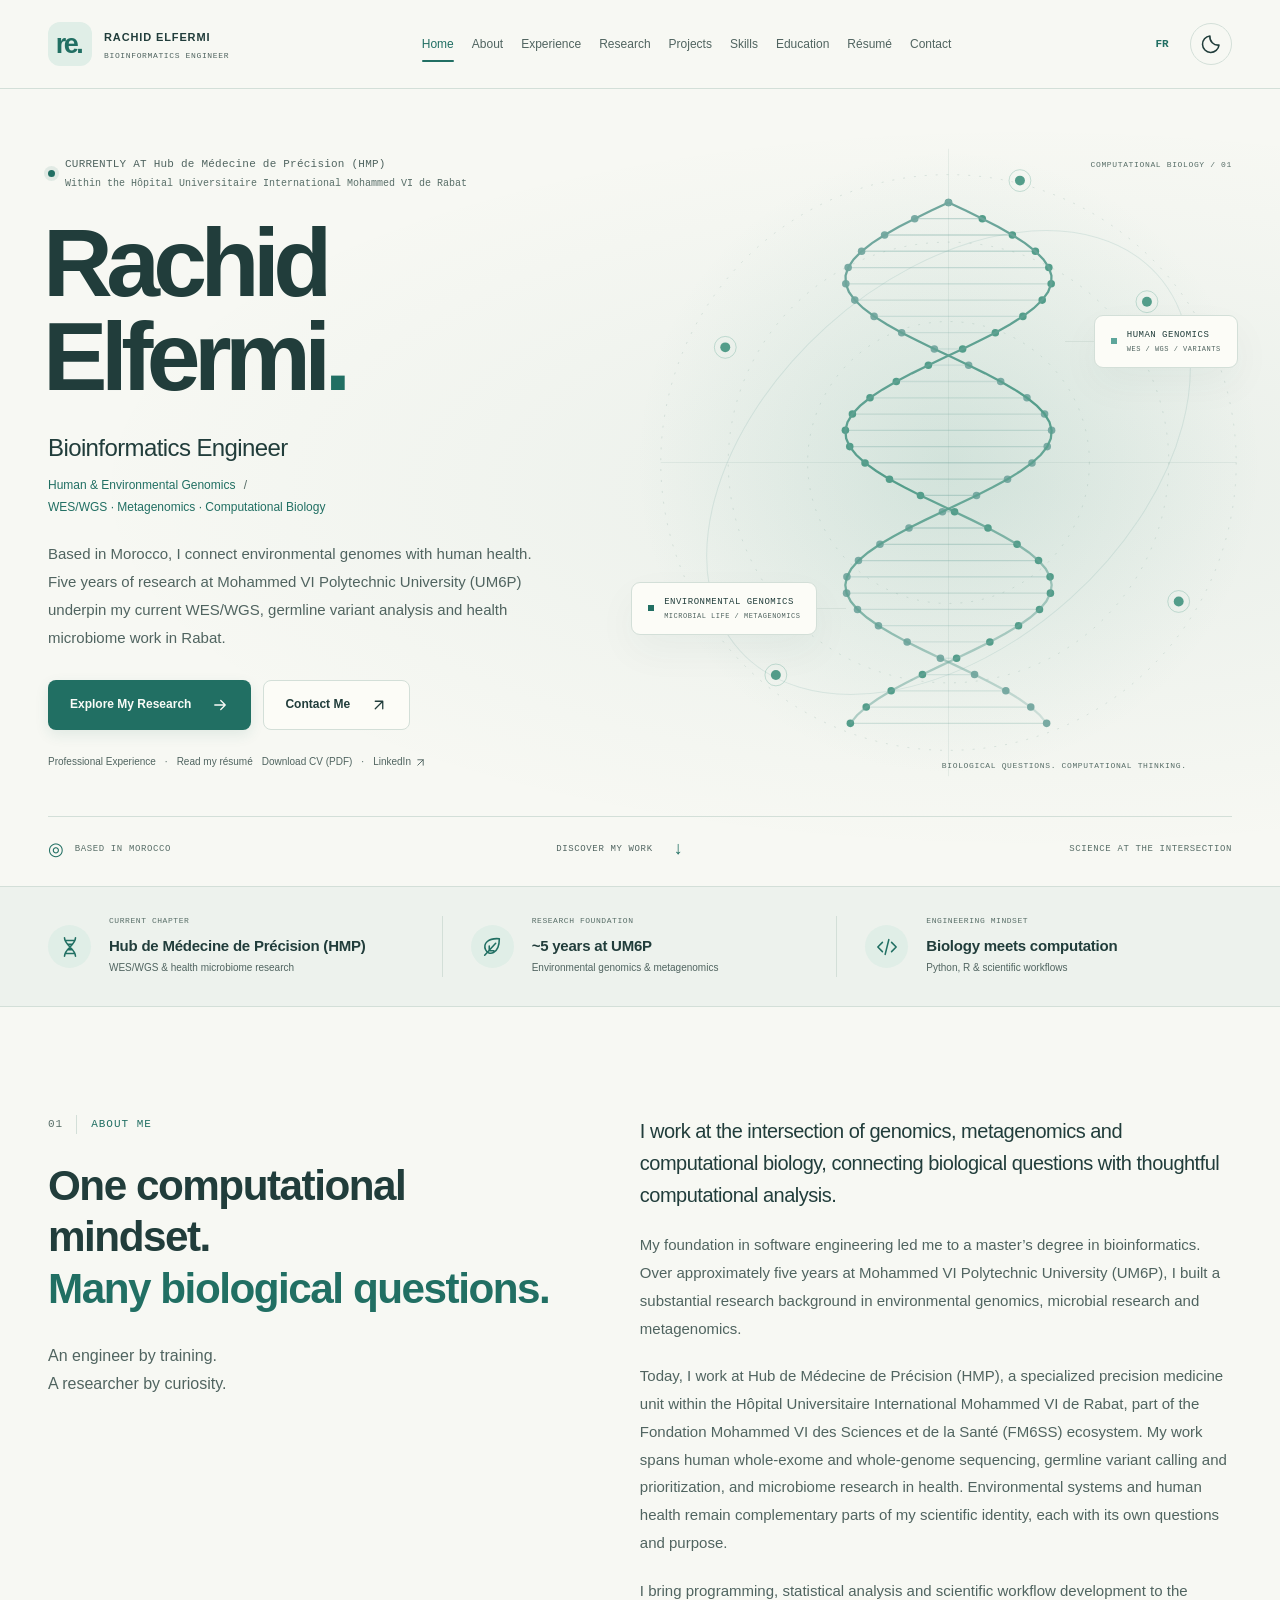
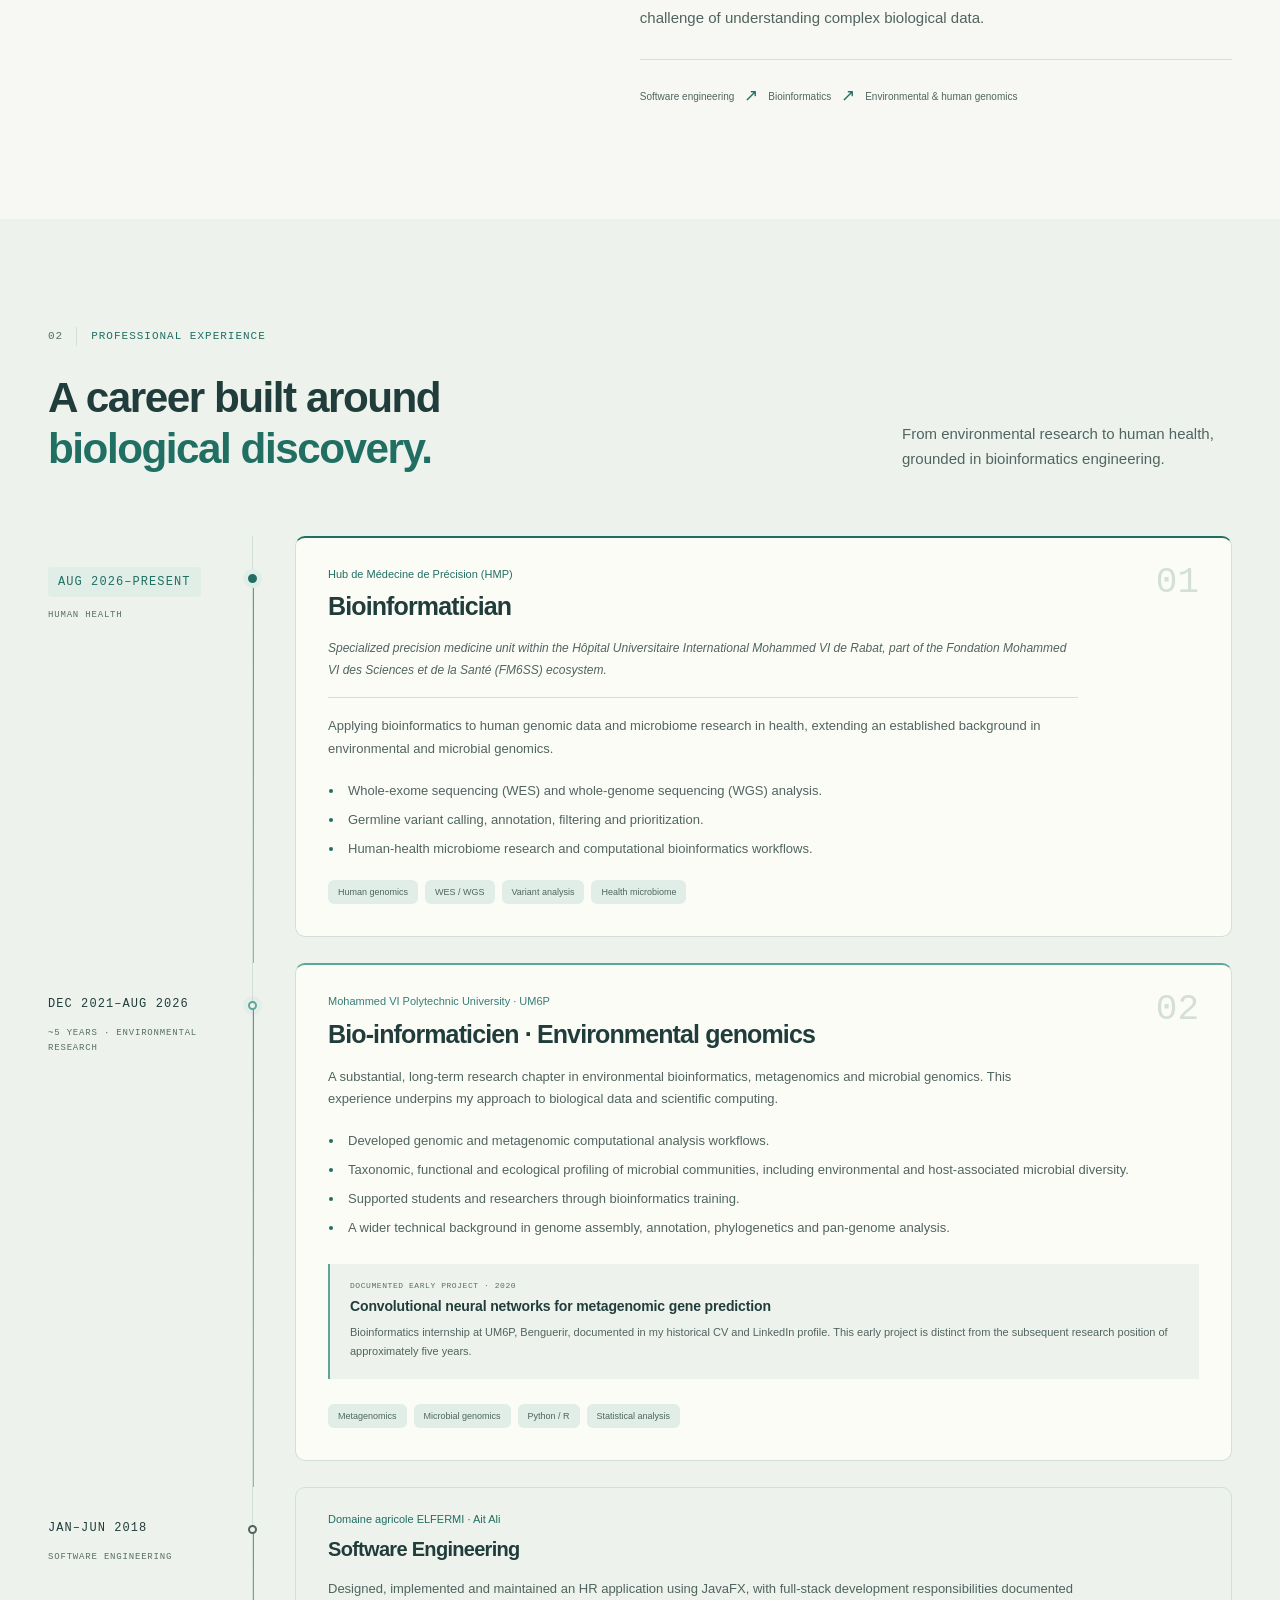
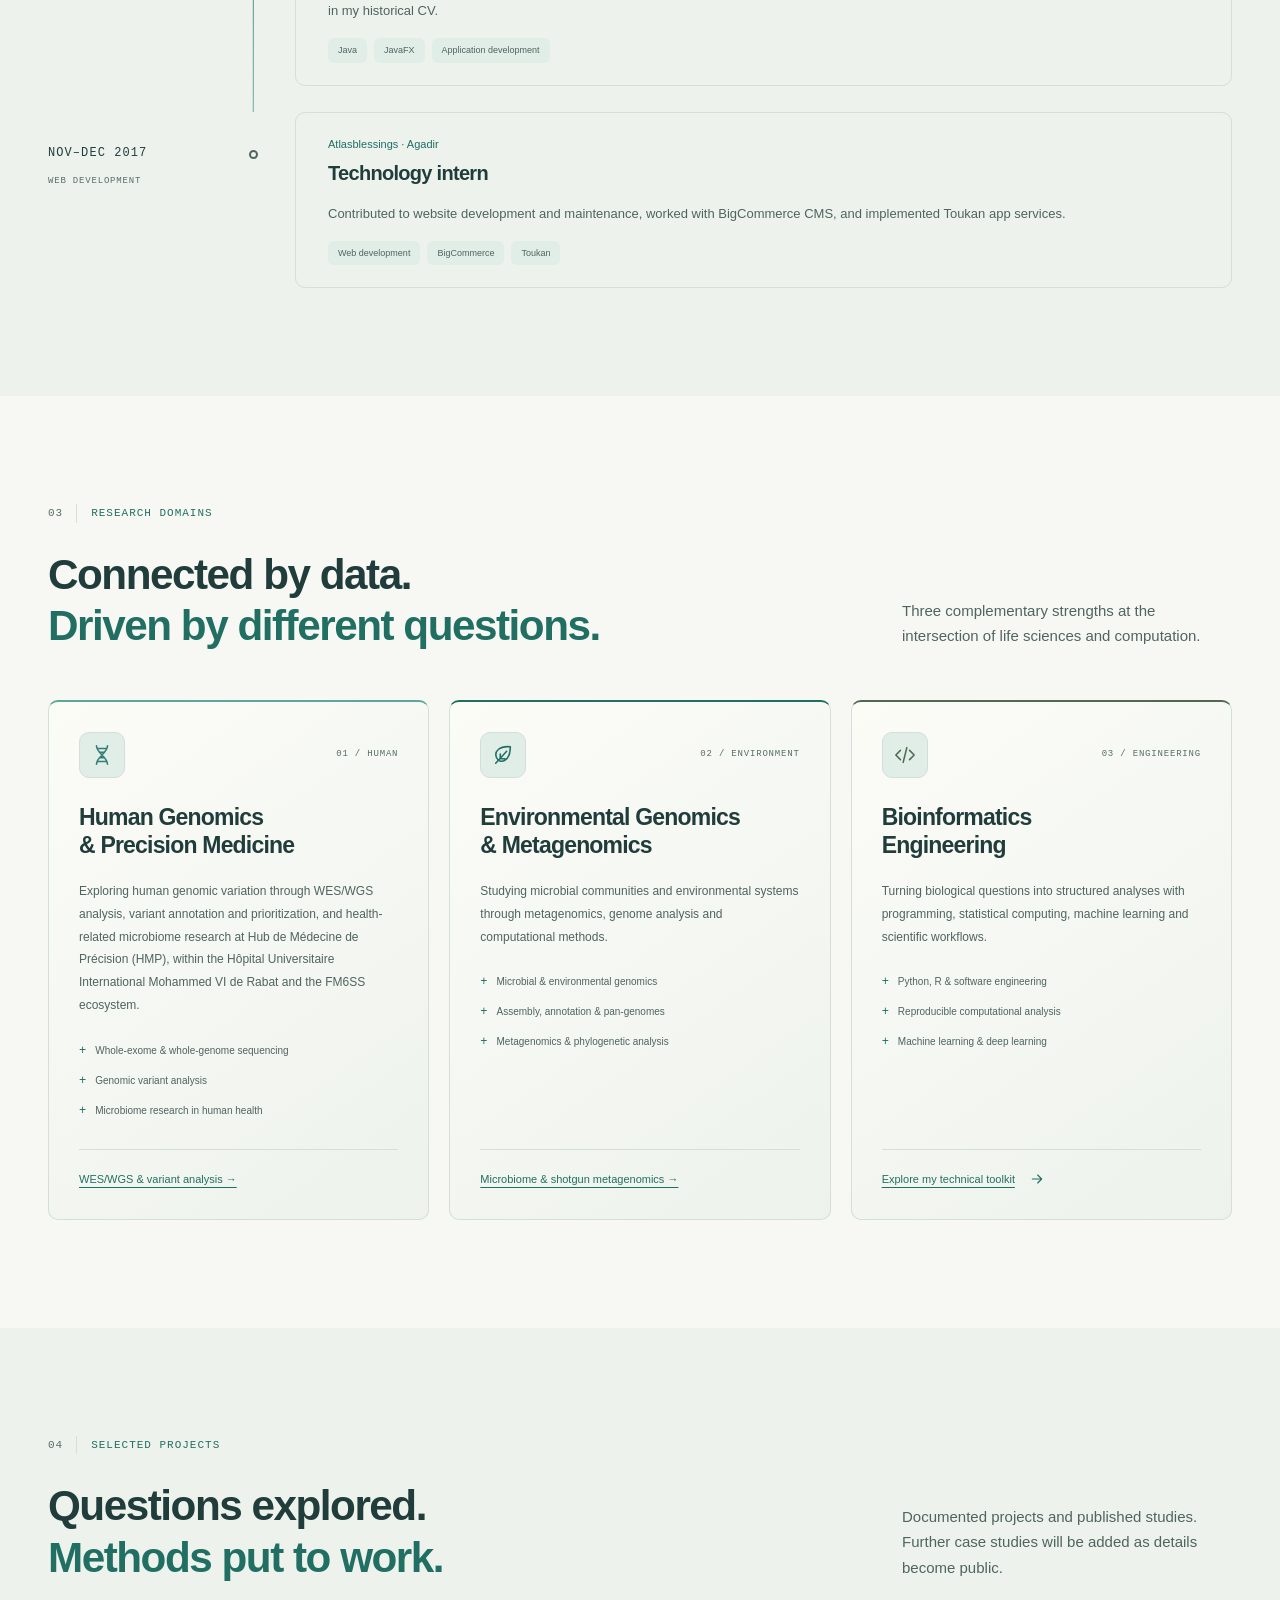
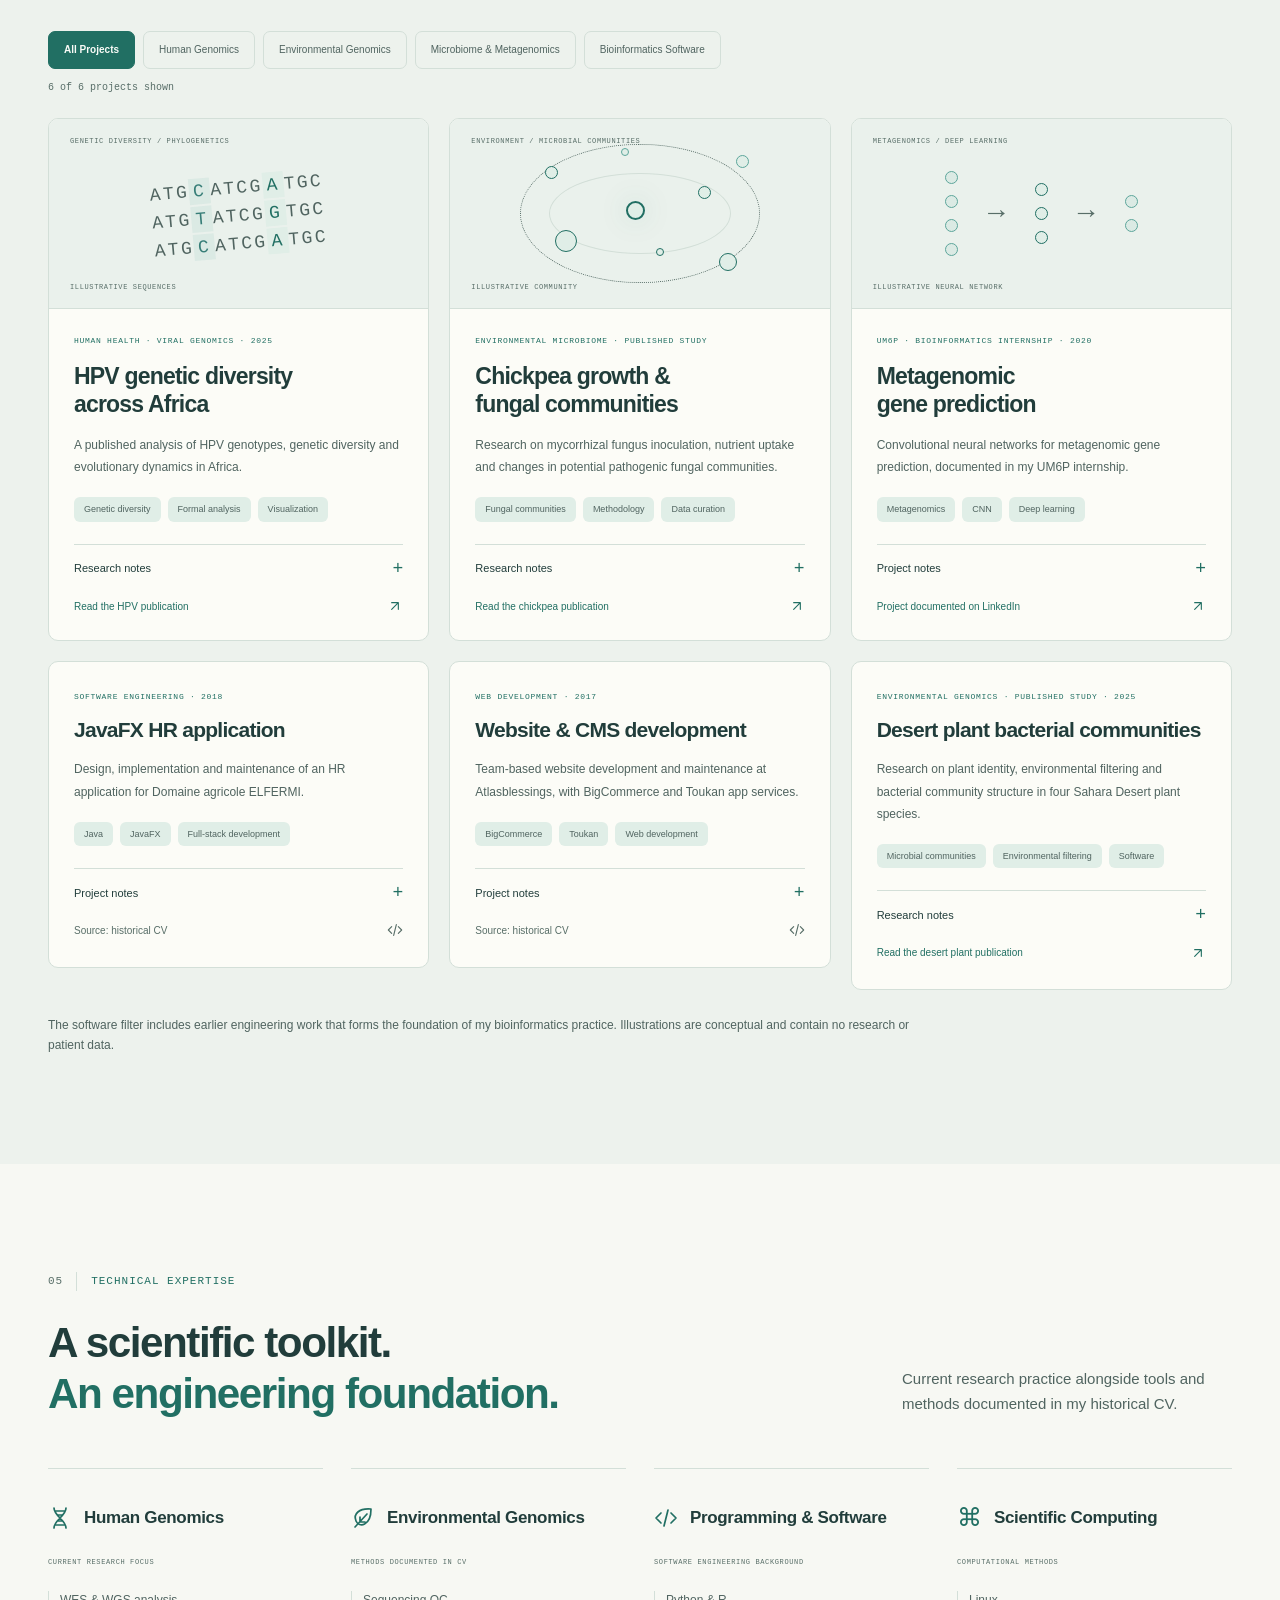
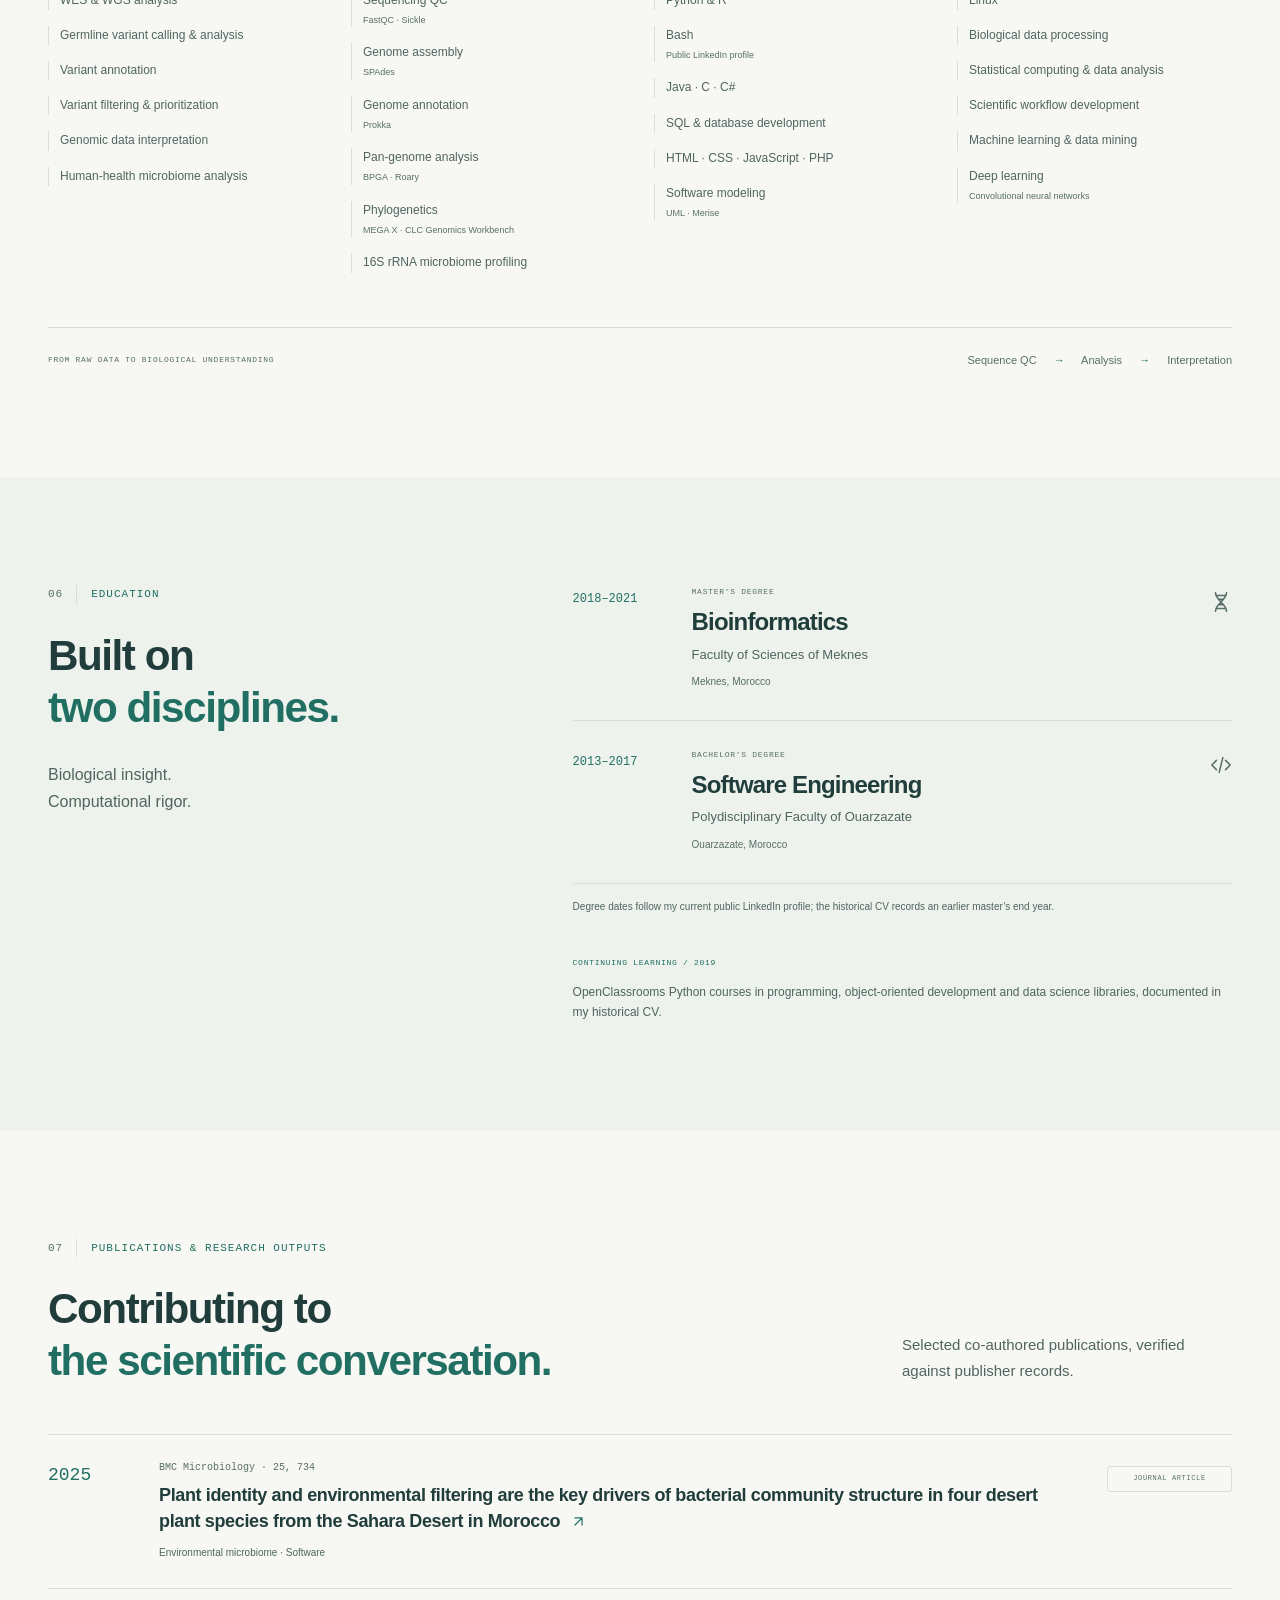
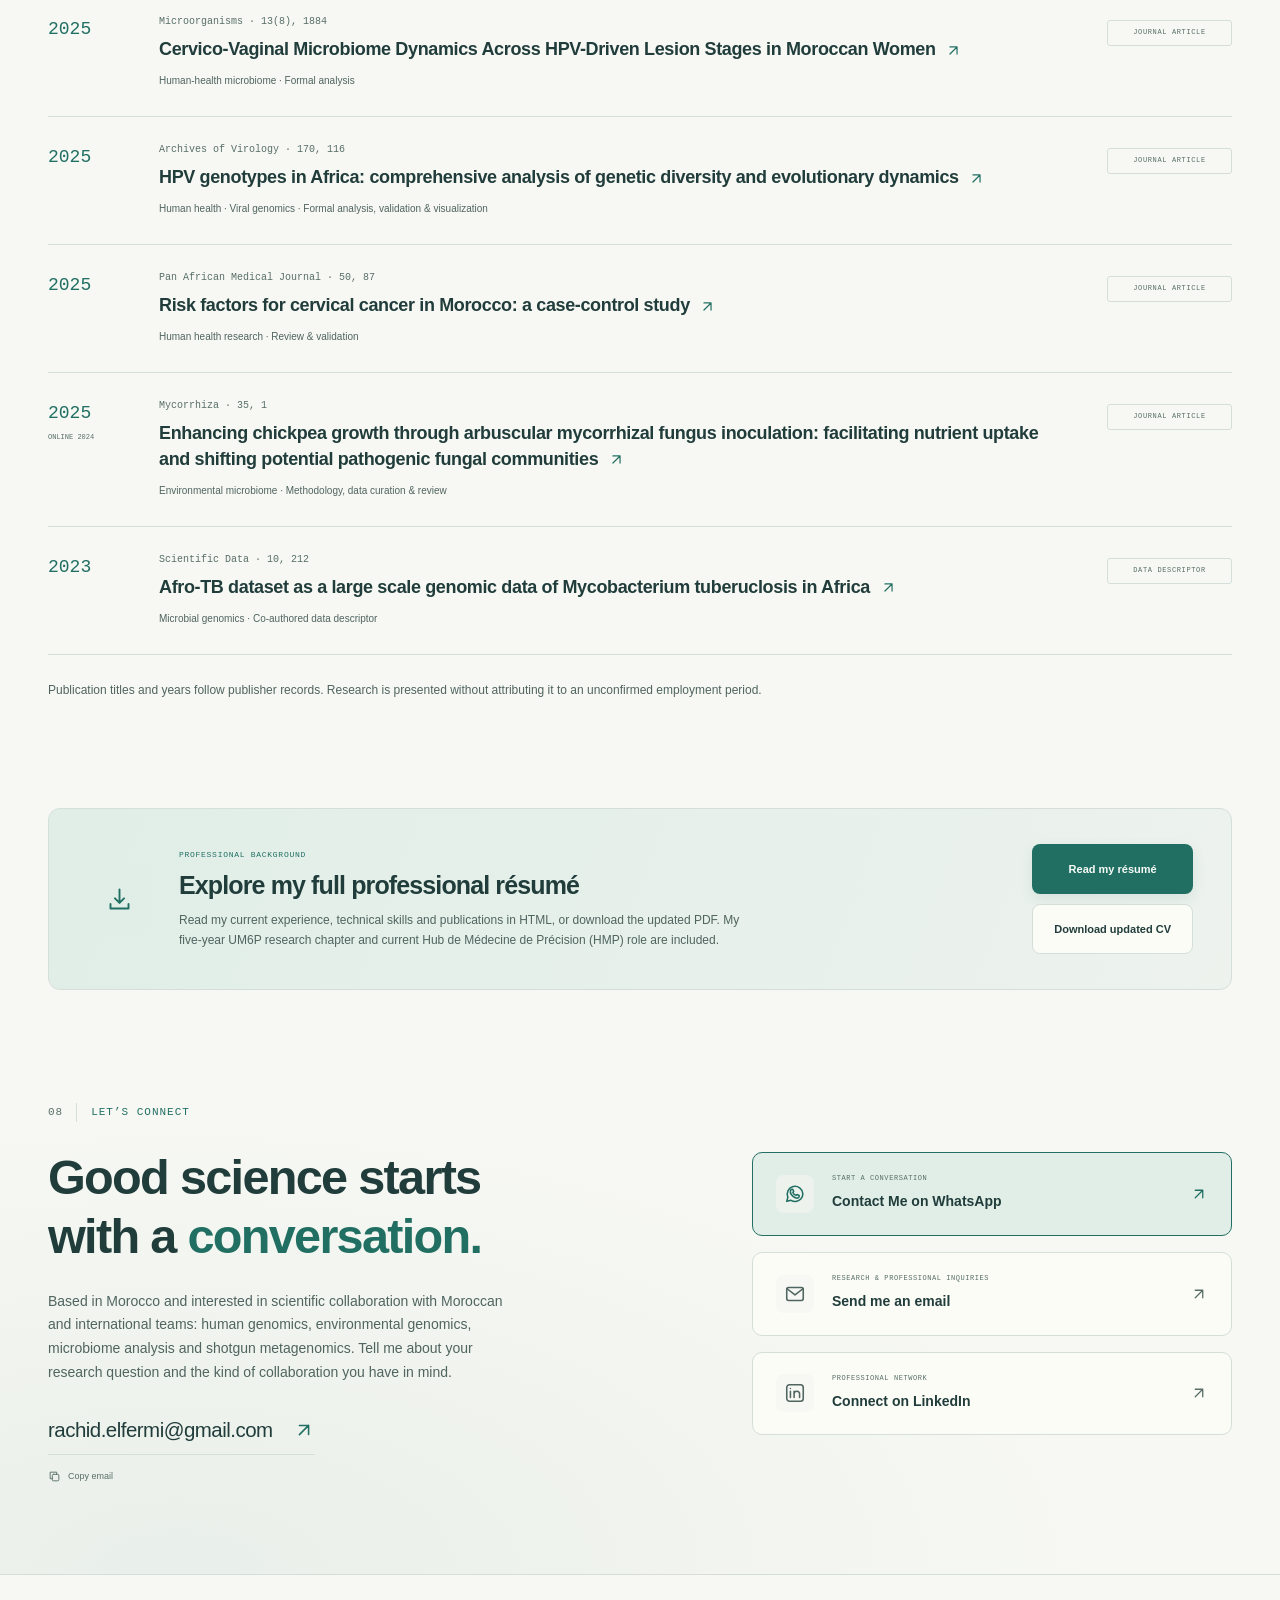
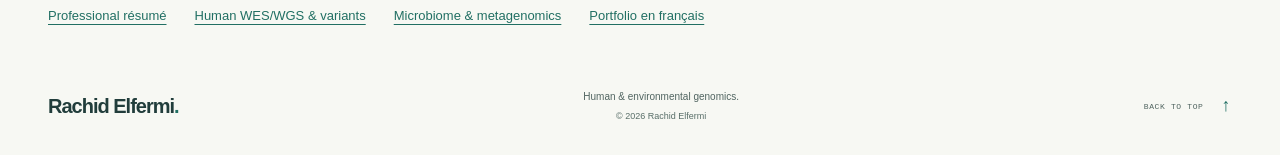
<file: index.html>
<!DOCTYPE html>

<html data-theme="light" lang="en">
<head>
<meta charset="utf-8"/>
<meta content="width=device-width, initial-scale=1" name="viewport"/>
<meta content="dark light" name="color-scheme"/>
<meta content="#f7f8f3" name="theme-color"/>
<!-- SEO:START -->
<title>Rachid Elfermi | Bioinformatics Engineer in Morocco</title>
<meta name="description" content="Bioinformatics engineer in Morocco: WES/WGS and germline variants at Hub de Médecine de Précision (HMP), with five years of genomics research at UM6P.">
<meta name="author" content="Rachid Elfermi">
<link rel="canonical" href="https://rachidelfermi.github.io/rachid-elfermi-bioinformatics/">
<link rel="alternate" hreflang="en" href="https://rachidelfermi.github.io/rachid-elfermi-bioinformatics/">
<link rel="alternate" hreflang="fr" href="https://rachidelfermi.github.io/rachid-elfermi-bioinformatics/fr/">
<link rel="alternate" hreflang="x-default" href="https://rachidelfermi.github.io/rachid-elfermi-bioinformatics/">
<meta property="og:type" content="website">
<meta property="og:title" content="Rachid Elfermi | Bioinformatics Engineer in Morocco">
<meta property="og:description" content="Bioinformatics engineer in Morocco: WES/WGS and germline variants at Hub de Médecine de Précision (HMP), with five years of genomics research at UM6P.">
<meta property="og:url" content="https://rachidelfermi.github.io/rachid-elfermi-bioinformatics/">
<meta property="og:site_name" content="Rachid Elfermi">
<meta property="og:locale" content="en_US">
<meta property="og:locale:alternate" content="fr_MA">
<meta property="og:image" content="https://rachidelfermi.github.io/rachid-elfermi-bioinformatics/assets/images/rachid-elfermi-bioinformatics-social.png">
<meta property="og:image:secure_url" content="https://rachidelfermi.github.io/rachid-elfermi-bioinformatics/assets/images/rachid-elfermi-bioinformatics-social.png">
<meta property="og:image:type" content="image/png">
<meta property="og:image:width" content="1200">
<meta property="og:image:height" content="630">
<meta property="og:image:alt" content="Rachid Elfermi — Bioinformatics, human and environmental genomics">
<meta name="twitter:card" content="summary_large_image">
<meta name="twitter:title" content="Rachid Elfermi | Bioinformatics Engineer in Morocco">
<meta name="twitter:description" content="Bioinformatics engineer in Morocco: WES/WGS and germline variants at Hub de Médecine de Précision (HMP), with five years of genomics research at UM6P.">
<meta name="twitter:image" content="https://rachidelfermi.github.io/rachid-elfermi-bioinformatics/assets/images/rachid-elfermi-bioinformatics-social.png">
<meta name="twitter:image:alt" content="Rachid Elfermi — Bioinformatics, human and environmental genomics">
<!-- SEO:END -->
<link href="assets/icons/favicon.svg" rel="icon" type="image/svg+xml"/>
<link href="css/style.css" rel="stylesheet"/>
<script>
// Reserve the enhanced header layout before first paint. If the external
// script fails, restore the readable, script-free navigation on load.
document.documentElement.classList.add("js-pending");
window.addEventListener("load", () => {
  document.documentElement.classList.remove("js-pending");
}, { once: true });

      try {
        const savedTheme = localStorage.getItem("rachid-portfolio-theme");
        if (savedTheme === "light" || savedTheme === "dark")
          document.documentElement.dataset.theme = savedTheme;
      } catch (_) {
        /* The portfolio also works when browser storage is unavailable. */
      }
    </script>
<script defer="" src="js/main.js"></script>
<!-- STRUCTURED:START -->
<script type="application/ld+json">{
  "@context": "https://schema.org",
  "@graph": [
    {
      "@type": "Person",
      "name": "Rachid Elfermi",
      "description": "Bioinformatics engineer at Hub de Médecine de Précision (HMP), within Hôpital Universitaire International Mohammed VI de Rabat and the Fondation Mohammed VI des Sciences et de la Santé (FM6SS) ecosystem, with approximately five years of environmental genomics and metagenomics research at UM6P.",
      "jobTitle": "Bioinformatician",
      "worksFor": {
        "@type": "Organization",
        "name": "Hub de Médecine de Précision (HMP)",
        "alternateName": "HMP",
        "description": "Specialized precision medicine unit within the Hôpital Universitaire International Mohammed VI de Rabat, part of the Fondation Mohammed VI des Sciences et de la Santé (FM6SS) ecosystem.",
        "parentOrganization": {
          "@type": "Hospital",
          "name": "Hôpital Universitaire International Mohammed VI de Rabat",
          "parentOrganization": {
            "@type": "Organization",
            "name": "Fondation Mohammed VI des Sciences et de la Santé (FM6SS)"
          }
        }
      },
      "email": "mailto:rachid.elfermi@gmail.com",
      "sameAs": [
        "https://www.linkedin.com/in/rachidelfermi/"
      ],
      "knowsAbout": [
        "Human genomics",
        "Whole-exome sequencing",
        "Whole-genome sequencing",
        "Environmental genomics",
        "Metagenomics",
        "Microbiome research",
        "Computational biology",
        "Python",
        "R",
        "Germline variant calling",
        "Variant annotation and prioritization",
        "Bioinformatics pipeline development"
      ],
      "alumniOf": [
        {
          "@type": "CollegeOrUniversity",
          "name": "Faculty of Sciences of Meknes"
        },
        {
          "@type": "CollegeOrUniversity",
          "name": "Polydisciplinary Faculty of Ouarzazate"
        }
      ],
      "@id": "https://rachidelfermi.github.io/rachid-elfermi-bioinformatics/#person",
      "homeLocation": {
        "@type": "Country",
        "name": "Morocco"
      },
      "workLocation": {
        "@type": "Place",
        "name": "Rabat, Morocco"
      },
      "url": "https://rachidelfermi.github.io/rachid-elfermi-bioinformatics/"
    },
    {
      "@type": "ProfilePage",
      "@id": "https://rachidelfermi.github.io/rachid-elfermi-bioinformatics/#page",
      "name": "Rachid Elfermi | Bioinformatics Engineer in Morocco",
      "description": "Bioinformatics engineer in Morocco: WES/WGS and germline variants at Hub de Médecine de Précision (HMP), with five years of genomics research at UM6P.",
      "inLanguage": "en",
      "isPartOf": {
        "@id": "https://rachidelfermi.github.io/rachid-elfermi-bioinformatics/#website"
      },
      "mainEntity": {
        "@id": "https://rachidelfermi.github.io/rachid-elfermi-bioinformatics/#person"
      },
      "url": "https://rachidelfermi.github.io/rachid-elfermi-bioinformatics/"
    },
    {
      "@type": "WebSite",
      "@id": "https://rachidelfermi.github.io/rachid-elfermi-bioinformatics/#website",
      "name": "Rachid Elfermi",
      "inLanguage": [
        "en",
        "fr"
      ],
      "publisher": {
        "@id": "https://rachidelfermi.github.io/rachid-elfermi-bioinformatics/#person"
      },
      "url": "https://rachidelfermi.github.io/rachid-elfermi-bioinformatics/"
    }
  ]
}</script>
<!-- STRUCTURED:END -->
</head>
<body>
<a class="skip-link" href="#main-content">Skip to content</a>
<!-- Reusable local SVG symbols. Decorative icons are hidden from assistive technology. -->
<svg aria-hidden="true" class="icon-definitions" xmlns="http://www.w3.org/2000/svg">
<defs>
<symbol id="i-arrow" viewbox="0 0 24 24">
<path d="M5 12h14m-6-6 6 6-6 6"></path>
</symbol>
<symbol id="i-external" viewbox="0 0 24 24">
<path d="M7 17 17 7M7 7h10v10"></path>
</symbol>
<symbol id="i-download" viewbox="0 0 24 24">
<path d="M12 3v12m-4-4 4 4 4-4M4 16v4h16v-4"></path>
</symbol>
<symbol id="i-mail" viewbox="0 0 24 24">
<rect height="14" rx="2" width="18" x="3" y="5"></rect>
<path d="m3 6 9 7 9-7"></path>
</symbol>
<symbol id="i-linkedin" viewbox="0 0 24 24">
<rect height="18" rx="3" width="18" x="3" y="3"></rect>
<path d="M7 10v7m0-10v.1M11 17v-7m0 3a3 3 0 0 1 6 0v4"></path>
</symbol>
<symbol id="i-dna" viewbox="0 0 24 24">
<path d="M6 2c0 8 12 12 12 20M18 2c0 8-12 12-12 20M7 5h10M10 9h4M10 15h4M7 19h10"></path>
</symbol>
<symbol id="i-leaf" viewbox="0 0 24 24">
<path d="M20 3C8 2 2 8 5 15s15 5 15-12ZM4 21 16 8M9 16v-5m0 5h5"></path>
</symbol>
<symbol id="i-code" viewbox="0 0 24 24">
<path d="m7 7-5 5 5 5m10-10 5 5-5 5M14 4l-4 16"></path>
</symbol>
<symbol id="i-sun" viewbox="0 0 24 24">
<circle cx="12" cy="12" r="4"></circle>
<path d="M12 2v2m0 16v2M2 12h2m16 0h2M5 5l1 1m12 12 1 1M5 19l1-1M18 6l1-1"></path>
</symbol>
<symbol id="i-moon" viewbox="0 0 24 24">
<path d="M20.7 13.2A9 9 0 0 1 10.8 3.3 9 9 0 1 0 20.7 13.2Z"></path>
</symbol>
<symbol id="i-copy" viewbox="0 0 24 24">
<rect height="12" rx="2" width="12" x="8" y="8"></rect>
<path d="M16 8V4H4v12h4"></path>
</symbol>
<symbol id="i-whatsapp" viewbox="0 0 24 24">
<path d="M20.5 11.6a8.5 8.5 0 0 1-12.8 7.3L3 20l1.2-4.5a8.5 8.5 0 1 1 16.3-3.9Z"></path>
<path d="m8 7 1.5-.2 1.1 2.5-.9 1.1c.7 1.5 1.7 2.4 3.2 3.1l1.1-1 2.5 1.2-.1 1.4c-.3 1.5-2.2 1.8-4.1.9-3.5-1.5-6.2-5-5.2-7.8.2-.6.5-1 1-1.2Z"></path>
</symbol>
</defs>
</svg>
<header class="site-header">
<div class="header-inner container">
<a aria-label="Rachid Elfermi, home" class="brand" href="#home">
<span class="brand-mark">re<span>.</span></span>
<span class="brand-text">RACHID ELFERMI<small>BIOINFORMATICS ENGINEER</small></span>
</a>
<nav aria-label="Main navigation" class="primary-navigation" id="primary-navigation">
<a aria-current="location" href="#home">Home</a><a href="#about">About</a><a href="#experience">Experience</a><a href="#research">Research</a><a href="#projects">Projects</a><a href="#skills">Skills</a><a href="#education">Education</a><a href="resume/">Résumé</a><a href="#contact">Contact</a>
</nav>
<div class="header-controls"><a aria-label="Lire cette page en français" class="language-switch" href="fr/" hreflang="fr" lang="fr">FR</a>
<button aria-label="Switch to dark theme" aria-pressed="false" class="icon-button" hidden="" id="theme-toggle" type="button">
<svg aria-hidden="true" class="icon theme-sun">
<use href="#i-sun"></use></svg><svg aria-hidden="true" class="icon theme-moon">
<use href="#i-moon"></use>
</svg>
</button>
<button aria-controls="primary-navigation" aria-expanded="false" aria-label="Open navigation menu" class="menu-toggle icon-button" hidden="" id="menu-toggle" type="button">
<span></span><span></span><span></span>
</button>
</div>
</div>
<div aria-hidden="true" class="scroll-progress" id="scroll-progress"></div>
</header>
<main id="main-content">
<section aria-labelledby="hero-title" class="hero section-anchor" id="home">
<div class="container hero-grid">
<div class="hero-copy">
<p class="availability">
<span class="status-dot"></span>
<span class="current-affiliation">CURRENTLY AT
                <span lang="fr">Hub de Médecine de Précision (HMP)</span>
<small>Within the
                  <span lang="fr">Hôpital Universitaire International Mohammed VI de
                    Rabat</span></small>
</span>
</p>
<h1 id="hero-title">
              Rachid<br/>Elfermi<span class="accent">.</span>
</h1>
<p class="hero-role">Bioinformatics Engineer</p>
<p class="hero-specialties">
              Human &amp; Environmental Genomics
              <span aria-hidden="true">/</span><br/>
              WES/WGS · Metagenomics · Computational Biology
            </p>
<p class="hero-intro">Based in Morocco, I connect environmental genomes with human health. Five years of research at Mohammed VI Polytechnic University (UM6P) underpin my current WES/WGS, germline variant analysis and health microbiome work in Rabat.</p>
<div class="hero-actions">
<a class="button button-primary" href="#research">Explore My Research
                <svg aria-hidden="true" class="icon">
<use href="#i-arrow"></use></svg></a>
<a class="button button-outline" href="#contact">Contact Me
                <svg aria-hidden="true" class="icon">
<use href="#i-external"></use></svg></a>
</div>
<div class="hero-secondary-links">
<a href="#experience">Professional Experience</a><span aria-hidden="true">·</span><a href="resume/">Read my résumé</a><a download="" href="output/pdf/rachid-elfermi-bioinformatics-resume-en.pdf">Download CV (PDF)</a><span aria-hidden="true">·</span><a href="https://www.linkedin.com/in/rachidelfermi/" rel="noopener noreferrer" target="_blank">LinkedIn
                <svg aria-hidden="true" class="icon">
<use href="#i-external"></use></svg></a>
</div>
</div>
<div class="hero-visual">
<span class="visual-coordinate top">COMPUTATIONAL BIOLOGY / 01</span>
<img alt="Abstract DNA double helix linking human and environmental genomics; a scientific illustration, not research data." class="helix-art" fetchpriority="high" height="680" src="assets/images/genomic-helix.svg" width="640"/>
<div class="science-label human-label">
<span class="label-square"></span>
<div>HUMAN GENOMICS<small>WES / WGS / VARIANTS</small></div>
</div>
<div class="science-label environmental-label">
<span class="label-square"></span>
<div>
                ENVIRONMENTAL GENOMICS<small>MICROBIAL LIFE / METAGENOMICS</small>
</div>
</div>
<span class="visual-coordinate bottom">BIOLOGICAL QUESTIONS. COMPUTATIONAL THINKING.</span>
</div>
</div>
<div class="container hero-foot">
<span class="location"><span aria-hidden="true">◎</span> BASED IN MOROCCO</span><a class="scroll-cue" href="#about">DISCOVER MY WORK <span aria-hidden="true">↓</span></a><span class="hero-foot-note">SCIENCE AT THE INTERSECTION</span>
</div>
</section>
<div class="career-strip">
<div class="container career-strip-grid">
<div>
<span class="strip-icon"><svg aria-hidden="true" class="icon"><use href="#i-dna"></use></svg></span>
<p>
<small>CURRENT CHAPTER</small>Hub de Médecine de Précision
              (HMP)<span>WES/WGS &amp; health microbiome research</span>
</p>
</div>
<div>
<span class="strip-icon"><svg aria-hidden="true" class="icon"><use href="#i-leaf"></use></svg></span>
<p>
<small>RESEARCH FOUNDATION</small>~5 years at UM6P<span>Environmental genomics &amp; metagenomics</span>
</p>
</div>
<div>
<span class="strip-icon"><svg aria-hidden="true" class="icon"><use href="#i-code"></use></svg></span>
<p>
<small>ENGINEERING MINDSET</small>Biology meets computation<span>Python, R &amp; scientific workflows</span>
</p>
</div>
</div>
</div>
<section aria-labelledby="about-title" class="section section-anchor about-section scroll-reveal" id="about">
<div class="container about-grid">
<div class="section-intro">
<p class="eyebrow"><span>01</span> ABOUT ME</p>
<h2 id="about-title">
              One computational<br/>mindset.<br/><em>Many biological questions.</em>
</h2>
<p class="section-summary">
              An engineer by training.<br/>A researcher by curiosity.
            </p>
</div>
<div class="about-copy">
<p class="lead">
              I work at the intersection of genomics, metagenomics and
              computational biology, connecting biological questions with
              thoughtful computational analysis.
            </p>
<p>
              My foundation in software engineering led me to a master’s degree
              in bioinformatics. Over approximately five years at Mohammed VI
              Polytechnic University (UM6P), I built a substantial research
              background in environmental genomics, microbial research and
              metagenomics.
            </p>
<p>
              Today, I work at
              <span lang="fr">Hub de Médecine de Précision (HMP)</span>, a
              specialized precision medicine unit within the
              <span lang="fr">Hôpital Universitaire International Mohammed VI de Rabat</span>, part of the
              <span lang="fr">Fondation Mohammed VI des Sciences et de la Santé (FM6SS)</span>
              ecosystem. My work spans human whole-exome and whole-genome
              sequencing, germline variant calling and prioritization, and microbiome research in health.
              Environmental systems and human health remain complementary parts
              of my scientific identity, each with its own questions and
              purpose.
            </p>
<p>
              I bring programming, statistical analysis and scientific workflow
              development to the challenge of understanding complex biological
              data.
            </p>
<div aria-label="Scientific progression" class="journey">
<span>Software engineering</span><span aria-hidden="true">↗</span><span>Bioinformatics</span><span aria-hidden="true">↗</span><span>Environmental &amp; human genomics</span>
</div>
</div>
</div>
</section>
<section aria-labelledby="experience-title" class="section section-anchor section-tinted scroll-reveal" id="experience">
<div class="container">
<div class="section-heading">
<div>
<p class="eyebrow"><span>02</span> PROFESSIONAL EXPERIENCE</p>
<h2 id="experience-title">
                A career built around<br/><em>biological discovery.</em>
</h2>
</div>
<p>
              From environmental research to human health, grounded in
              bioinformatics engineering.
            </p>
</div>
<div class="timeline">
<article class="experience-entry current-entry">
<div class="timeline-meta">
<span class="timeline-dot"></span><span class="time-label current-label">AUG 2026–PRESENT</span><span class="domain-label">HUMAN HEALTH</span>
</div>
<div class="experience-content">
<div class="experience-top">
<div>
<p class="institution">
<span lang="fr">Hub de Médecine de Précision (HMP)</span>
</p>
<h3>Bioinformatician</h3>
</div>
<span aria-hidden="true" class="entry-number">01</span>
</div>
<!-- "Specialized unit" describes the context; it is not an administrative title. -->
<p class="institution-affiliation">
                  Specialized precision medicine unit within the
                  <span lang="fr">Hôpital Universitaire International Mohammed VI de
                    Rabat</span>, part of the
                  <span lang="fr">Fondation Mohammed VI des Sciences et de la Santé
                    (FM6SS)</span>
                  ecosystem.
                </p>
<p>
                  Applying bioinformatics to human genomic data and microbiome
                  research in health, extending an established background in
                  environmental and microbial genomics.
                </p>
<ul class="responsibility-list">
<li>
                    Whole-exome sequencing (WES) and whole-genome sequencing
                    (WGS) analysis.
                  </li>
<li>Germline variant calling, annotation, filtering and prioritization.</li>
<li>
                    Human-health microbiome research and computational
                    bioinformatics workflows.
                  </li>
</ul>
<div class="tags">
<span>Human genomics</span><span>WES / WGS</span><span>Variant analysis</span><span>Health microbiome</span>
</div>
</div>
</article>
<article class="experience-entry um6p-entry">
<div class="timeline-meta">
<span class="timeline-dot"></span><span class="time-label">DEC 2021–AUG 2026</span><span class="domain-label">~5 YEARS · ENVIRONMENTAL RESEARCH</span>
</div>
<div class="experience-content">
<div class="experience-top">
<div>
<p class="institution">
                      Mohammed VI Polytechnic University · UM6P
                    </p>
<h3>Bio-informaticien · Environmental genomics</h3>
</div>
<span aria-hidden="true" class="entry-number">02</span>
</div>
<p>
                  A substantial, long-term research chapter in environmental
                  bioinformatics, metagenomics and microbial genomics. This
                  experience underpins my approach to biological data and
                  scientific computing.
                </p>
<ul class="responsibility-list">
<li>
                    Developed genomic and metagenomic computational analysis
                    workflows.
                  </li>
<li>
                    Taxonomic, functional and ecological profiling of microbial
                    communities, including environmental and host-associated
                    microbial diversity.
                  </li>
<li>
                    Supported students and researchers through bioinformatics
                    training.
                  </li>
<li>
                    A wider technical background in genome assembly, annotation,
                    phylogenetics and pan-genome analysis.
                  </li>
</ul>
<div class="experience-inset">
<p class="inset-label">DOCUMENTED EARLY PROJECT · 2020</p>
<h4>
                    Convolutional neural networks for metagenomic gene
                    prediction
                  </h4>
<p>
                    Bioinformatics internship at UM6P, Benguerir, documented in
                    my historical CV and LinkedIn profile. This early project is
                    distinct from the subsequent research position of
                    approximately five years.
                  </p>
</div>
<div class="tags">
<span>Metagenomics</span><span>Microbial genomics</span><span>Python / R</span><span>Statistical analysis</span>
</div>
</div>
</article>
<article class="experience-entry earlier-entry">
<div class="timeline-meta">
<span class="timeline-dot"></span><span class="time-label">JAN–JUN 2018</span><span class="domain-label">SOFTWARE ENGINEERING</span>
</div>
<div class="experience-content">
<p class="institution">Domaine agricole ELFERMI · Ait Ali</p>
<h3>Software Engineering</h3>
<p>
                  Designed, implemented and maintained an HR application using
                  JavaFX, with full-stack development responsibilities
                  documented in my historical CV.
                </p>
<div class="tags">
<span>Java</span><span>JavaFX</span><span>Application development</span>
</div>
</div>
</article>
<article class="experience-entry earlier-entry">
<div class="timeline-meta">
<span class="timeline-dot"></span><span class="time-label">NOV–DEC 2017</span><span class="domain-label">WEB DEVELOPMENT</span>
</div>
<div class="experience-content">
<p class="institution">Atlasblessings · Agadir</p>
<h3>Technology intern</h3>
<p>
                  Contributed to website development and maintenance, worked
                  with BigCommerce CMS, and implemented Toukan app services.
                </p>
<div class="tags">
<span>Web development</span><span>BigCommerce</span><span>Toukan</span>
</div>
</div>
</article>
</div>
</div>
</section>
<section aria-labelledby="research-title" class="section section-anchor scroll-reveal" id="research">
<div class="container">
<div class="section-heading">
<div>
<p class="eyebrow"><span>03</span> RESEARCH DOMAINS</p>
<h2 id="research-title">
                Connected by data.<br/><em>Driven by different questions.</em>
</h2>
</div>
<p>
              Three complementary strengths at the intersection of life sciences
              and computation.
            </p>
</div>
<div class="research-grid">
<article class="research-card human-domain">
<div class="research-card-top">
<span class="research-icon"><svg aria-hidden="true" class="icon">
<use href="#i-dna"></use></svg></span><span class="mono">01 / HUMAN</span>
</div>
<h3>Human Genomics<br/>&amp; Precision Medicine</h3>
<p>
                Exploring human genomic variation through WES/WGS analysis,
                variant annotation and prioritization, and health-related
                microbiome research at
                <span lang="fr">Hub de Médecine de Précision (HMP)</span>,
                within the
                <span lang="fr">Hôpital Universitaire International Mohammed VI de
                  Rabat</span>
                and the FM6SS ecosystem.
              </p>
<div class="domain-topics">
<span>Whole-exome &amp; whole-genome sequencing</span><span>Genomic variant analysis</span><span>Microbiome research in human health</span>
</div>
<a class="text-link" href="human-genomics/">WES/WGS &amp; variant analysis →</a>
</article>
<article class="research-card environmental-domain">
<div class="research-card-top">
<span class="research-icon"><svg aria-hidden="true" class="icon">
<use href="#i-leaf"></use></svg></span><span class="mono">02 / ENVIRONMENT</span>
</div>
<h3>Environmental Genomics<br/>&amp; Metagenomics</h3>
<p>
                Studying microbial communities and environmental systems through
                metagenomics, genome analysis and computational methods.
              </p>
<div class="domain-topics">
<span>Microbial &amp; environmental genomics</span><span>Assembly, annotation &amp; pan-genomes</span><span>Metagenomics &amp; phylogenetic analysis</span>
</div>
<a class="text-link" href="microbiome-metagenomics/">Microbiome &amp; shotgun metagenomics →</a>
</article>
<article class="research-card engineering-domain">
<div class="research-card-top">
<span class="research-icon"><svg aria-hidden="true" class="icon">
<use href="#i-code"></use></svg></span><span class="mono">03 / ENGINEERING</span>
</div>
<h3>Bioinformatics<br/>Engineering</h3>
<p>
                Turning biological questions into structured analyses with
                programming, statistical computing, machine learning and
                scientific workflows.
              </p>
<div class="domain-topics">
<span>Python, R &amp; software engineering</span><span>Reproducible computational analysis</span><span>Machine learning &amp; deep learning</span>
</div>
<a class="text-link" href="#skills">Explore my technical toolkit
                <svg aria-hidden="true" class="icon">
<use href="#i-arrow"></use></svg></a>
</article>
</div>
</div>
</section>
<section aria-labelledby="projects-title" class="section section-anchor section-tinted scroll-reveal" id="projects">
<div class="container">
<div class="section-heading">
<div>
<p class="eyebrow"><span>04</span> SELECTED PROJECTS</p>
<h2 id="projects-title">
                Questions explored.<br/><em>Methods put to work.</em>
</h2>
</div>
<p>
              Documented projects and published studies. Further case studies
              will be added as details become public.
            </p>
</div>
<div aria-label="Filter projects by research domain" class="project-filters" hidden="" role="group">
<button aria-pressed="true" class="filter-button" data-filter="all" type="button">
              All Projects</button><button aria-pressed="false" class="filter-button" data-filter="human" type="button">
              Human Genomics</button><button aria-pressed="false" class="filter-button" data-filter="environmental" type="button">
              Environmental Genomics</button><button aria-pressed="false" class="filter-button" data-filter="microbiome" type="button">
              Microbiome &amp; Metagenomics</button><button aria-pressed="false" class="filter-button" data-filter="software" type="button">
              Bioinformatics Software
            </button>
</div>
<p aria-live="polite" class="project-count" id="project-count" role="status">
            Selected documented work
          </p>
<div class="project-grid">
<article class="project-card" data-categories="human">
<div aria-hidden="true" class="project-art variant-art">
<span class="art-caption">GENETIC DIVERSITY / PHYLOGENETICS</span>
<div class="sequence-lines">
<span>ATG<span class="base-cyan">C</span>ATCG<span class="base-teal">A</span>TGC</span><span>ATG<span class="base-cyan">T</span>ATCG<span class="base-teal">G</span>TGC</span><span>ATG<span class="base-cyan">C</span>ATCG<span class="base-teal">A</span>TGC</span>
</div>
<span class="art-foot">ILLUSTRATIVE SEQUENCES</span>
</div>
<div class="project-body">
<p class="project-kicker">
                  HUMAN HEALTH · VIRAL GENOMICS · 2025
                </p>
<h3>HPV genetic diversity<br/>across Africa</h3>
<p>
                  A published analysis of HPV genotypes, genetic diversity and
                  evolutionary dynamics in Africa.
                </p>
<div class="tags">
<span>Genetic diversity</span><span>Formal analysis</span><span>Visualization</span>
</div>
<details class="project-details">
<summary>
                    Research notes <span aria-hidden="true">+</span>
</summary>
<dl>
<dt>Scientific objective</dt>
<dd>
                      Investigate HPV genetic diversity and evolutionary
                      dynamics across Africa.
                    </dd>
<dt>My contribution</dt>
<dd>
                      Formal analysis, validation and visualization, as credited
                      in the publication.
                    </dd>
<dt>Research output</dt>
<dd>Co-authored article in Archives of Virology (2025).</dd>
<dt>Methods &amp; technologies</dt>
<dd>
                      Consult the article for the study methodology. No
                      unverified personal tool stack is claimed here.
                    </dd>
</dl>
</details>
<a class="project-link" href="https://doi.org/10.1007/s00705-025-06299-1" rel="noopener noreferrer" target="_blank">Read the HPV publication
                  <svg aria-hidden="true" class="icon">
<use href="#i-external"></use></svg></a>
</div>
</article>
<article class="project-card" data-categories="environmental microbiome">
<div aria-hidden="true" class="project-art community-art">
<span class="art-caption">ENVIRONMENT / MICROBIAL COMMUNITIES</span>
<div class="community-orbits">
<i></i><i></i><i></i><i></i><i></i><i></i><i></i>
</div>
<span class="art-foot">ILLUSTRATIVE COMMUNITY</span>
</div>
<div class="project-body">
<p class="project-kicker">
                  ENVIRONMENTAL MICROBIOME · PUBLISHED STUDY
                </p>
<h3>Chickpea growth &amp;<br/>fungal communities</h3>
<p>
                  Research on mycorrhizal fungus inoculation, nutrient uptake
                  and changes in potential pathogenic fungal communities.
                </p>
<div class="tags">
<span>Fungal communities</span><span>Methodology</span><span>Data curation</span>
</div>
<details class="project-details">
<summary>
                    Research notes <span aria-hidden="true">+</span>
</summary>
<dl>
<dt>Scientific objective</dt>
<dd>
                      Study the effects of arbuscular mycorrhizal fungus
                      inoculation on chickpea growth, nutrient uptake and fungal
                      communities.
                    </dd>
<dt>My contribution</dt>
<dd>
                      Methodology, data curation, and review and editing, as
                      credited in the publication.
                    </dd>
<dt>Research output</dt>
<dd>
                      Co-authored article in Mycorrhiza, published online in
                      December 2024 and in volume 35 (2025).
                    </dd>
<dt>Methods &amp; technologies</dt>
<dd>
                      Study-specific methods are available in the publication; a
                      personal tool stack has not been specified.
                    </dd>
</dl>
</details>
<a class="project-link" href="https://doi.org/10.1007/s00572-024-01174-4" rel="noopener noreferrer" target="_blank">Read the chickpea publication
                  <svg aria-hidden="true" class="icon">
<use href="#i-external"></use></svg></a>
</div>
</article>
<article class="project-card" data-categories="microbiome software">
<div aria-hidden="true" class="project-art cnn-art">
<span class="art-caption">METAGENOMICS / DEEP LEARNING</span>
<div class="network-illustration">
<div><i></i><i></i><i></i><i></i></div>
<span>→</span>
<div><i></i><i></i><i></i></div>
<span>→</span>
<div><i></i><i></i></div>
</div>
<span class="art-foot">ILLUSTRATIVE NEURAL NETWORK</span>
</div>
<div class="project-body">
<p class="project-kicker">
                  UM6P · BIOINFORMATICS INTERNSHIP · 2020
                </p>
<h3>Metagenomic<br/>gene prediction</h3>
<p>
                  Convolutional neural networks for metagenomic gene prediction,
                  documented in my UM6P internship.
                </p>
<div class="tags">
<span>Metagenomics</span><span>CNN</span><span>Deep learning</span>
</div>
<details class="project-details">
<summary>
                    Project notes <span aria-hidden="true">+</span>
</summary>
<dl>
<dt>Scientific objective</dt>
<dd>
                      Explore convolutional neural networks for gene prediction
                      in metagenomic data.
                    </dd>
<dt>Methods</dt>
<dd>
                      Open reading frame (ORF) detection and convolutional
                      neural networks across predefined GC-content ranges.
                    </dd>
<dt>My contribution</dt>
<dd>
                      Created an ORF finder for complete and incomplete ORFs in
                      metagenomic fragments, implemented ten CNN models and
                      integrated them into a configurable script during my 2020
                      UM6P internship.
                    </dd>
<dt>Research outcomes</dt>
<dd>
                      Integrated gene-prediction script described in my public
                      LinkedIn profile. Evaluation metrics and a public
                      repository are not verified.
                    </dd>
</dl>
</details>
<a class="project-link" href="https://www.linkedin.com/in/rachidelfermi/" rel="noopener noreferrer" target="_blank">Project documented on LinkedIn
                  <svg aria-hidden="true" class="icon">
<use href="#i-external"></use></svg></a>
</div>
</article>
<article class="project-card compact-project" data-categories="software">
<div class="project-body">
<p class="project-kicker">SOFTWARE ENGINEERING · 2018</p>
<h3>JavaFX HR application</h3>
<p>
                  Design, implementation and maintenance of an HR application
                  for Domaine agricole ELFERMI.
                </p>
<div class="tags">
<span>Java</span><span>JavaFX</span><span>Full-stack development</span>
</div>
<details class="project-details">
<summary>
                    Project notes <span aria-hidden="true">+</span>
</summary>
<dl>
<dt>Objective</dt>
<dd>Develop and maintain a human resources application.</dd>
<dt>My contribution</dt>
<dd>
                      Design, implementation and maintenance, January–June 2018.
                    </dd>
<dt>Technologies</dt>
<dd>
                      JavaFX; further implementation details are not specified.
                    </dd>
<dt>Output</dt>
<dd>
                      Application development documented in the historical CV. A
                      public repository is not verified.
                    </dd>
</dl>
</details>
<p class="project-source">
                  Source: historical CV
                  <svg aria-hidden="true" class="icon">
<use href="#i-code"></use>
</svg>
</p>
</div>
</article>
<article class="project-card compact-project" data-categories="software">
<div class="project-body">
<p class="project-kicker">WEB DEVELOPMENT · 2017</p>
<h3>Website &amp; CMS development</h3>
<p>
                  Team-based website development and maintenance at
                  Atlasblessings, with BigCommerce and Toukan app services.
                </p>
<div class="tags">
<span>BigCommerce</span><span>Toukan</span><span>Web development</span>
</div>
<details class="project-details">
<summary>
                    Project notes <span aria-hidden="true">+</span>
</summary>
<dl>
<dt>Objective</dt>
<dd>
                      Develop and maintain a website and implement app services.
                    </dd>
<dt>My contribution</dt>
<dd>
                      Technology internship, November–December 2017, as a member
                      of the website development team.
                    </dd>
<dt>Technologies</dt>
<dd>BigCommerce CMS and Toukan app services.</dd>
<dt>Output</dt>
<dd>
                      Work documented in the historical CV. Public code and
                      measurable outcomes are not verified.
                    </dd>
</dl>
</details>
<p class="project-source">
                  Source: historical CV
                  <svg aria-hidden="true" class="icon">
<use href="#i-code"></use>
</svg>
</p>
</div>
</article>
<article class="project-card compact-project" data-categories="environmental microbiome software">
<div class="project-body">
<p class="project-kicker">
                  ENVIRONMENTAL GENOMICS · PUBLISHED STUDY · 2025
                </p>
<h3>Desert plant bacterial communities</h3>
<p>
                  Research on plant identity, environmental filtering and
                  bacterial community structure in four Sahara Desert plant
                  species.
                </p>
<div class="tags">
<span>Microbial communities</span><span>Environmental filtering</span><span>Software</span>
</div>
<details class="project-details">
<summary>
                    Research notes <span aria-hidden="true">+</span>
</summary>
<dl>
<dt>Scientific objective</dt>
<dd>
                      Investigate bacterial community structure across four
                      desert plant species in Morocco.
                    </dd>
<dt>My contribution</dt>
<dd>
                      Software, as credited in the publication’s author
                      contributions.
                    </dd>
<dt>Research output</dt>
<dd>Co-authored article in BMC Microbiology (2025).</dd>
<dt>Methods &amp; technologies</dt>
<dd>
                      See the publication for study methodology. A public
                      software repository has not been verified.
                    </dd>
</dl>
</details>
<a class="project-link" href="https://doi.org/10.1186/s12866-025-04463-w" rel="noopener noreferrer" target="_blank">Read the desert plant publication
                  <svg aria-hidden="true" class="icon">
<use href="#i-external"></use></svg></a>
</div>
</article>
</div>
<div class="empty-state" hidden="" id="project-empty">
<svg aria-hidden="true" class="icon"><use href="#i-dna"></use></svg>
<p data-empty-message="">
              More verified case studies will be added here.
            </p>
<a class="text-link" href="#contact">Discuss my research
              <svg aria-hidden="true" class="icon"><use href="#i-arrow"></use></svg></a>
</div>
<p class="section-footnote">
            The software filter includes earlier engineering work that forms the
            foundation of my bioinformatics practice. Illustrations are
            conceptual and contain no research or patient data.
          </p>
</div>
</section>
<section aria-labelledby="skills-title" class="section section-anchor scroll-reveal" id="skills">
<div class="container">
<div class="section-heading">
<div>
<p class="eyebrow"><span>05</span> TECHNICAL EXPERTISE</p>
<h2 id="skills-title">
                A scientific toolkit.<br/><em>An engineering foundation.</em>
</h2>
</div>
<p>
              Current research practice alongside tools and methods documented
              in my historical CV.
            </p>
</div>
<div class="skills-grid">
<article class="skill-group">
<div class="skill-title">
<svg aria-hidden="true" class="icon"><use href="#i-dna"></use></svg>
<h3>Human Genomics</h3>
</div>
<span class="skill-source">CURRENT RESEARCH FOCUS</span>
<ul>
<li>WES &amp; WGS analysis</li>
<li>Germline variant calling &amp; analysis</li>
<li>Variant annotation</li>
<li>Variant filtering &amp; prioritization</li>
<li>Genomic data interpretation</li>
<li>Human-health microbiome analysis</li>
</ul>
</article>
<article class="skill-group">
<div class="skill-title">
<svg aria-hidden="true" class="icon">
<use href="#i-leaf"></use>
</svg>
<h3>Environmental Genomics</h3>
</div>
<span class="skill-source">METHODS DOCUMENTED IN CV</span>
<ul>
<li>Sequencing QC <small>FastQC · Sickle</small></li>
<li>Genome assembly <small>SPAdes</small></li>
<li>Genome annotation <small>Prokka</small></li>
<li>Pan-genome analysis <small>BPGA · Roary</small></li>
<li>
                  Phylogenetics <small>MEGA X · CLC Genomics Workbench</small>
</li>
<li>16S rRNA microbiome profiling</li>
</ul>
</article>
<article class="skill-group">
<div class="skill-title">
<svg aria-hidden="true" class="icon">
<use href="#i-code"></use>
</svg>
<h3>Programming &amp; Software</h3>
</div>
<span class="skill-source">SOFTWARE ENGINEERING BACKGROUND</span>
<ul>
<li>Python &amp; R</li>
<li>Bash <small>Public LinkedIn profile</small></li>
<li>Java · C · C#</li>
<li>SQL &amp; database development</li>
<li>HTML · CSS · JavaScript · PHP</li>
<li>Software modeling <small>UML · Merise</small></li>
</ul>
</article>
<article class="skill-group">
<div class="skill-title">
<span aria-hidden="true" class="computing-symbol">⌘</span>
<h3>Scientific Computing</h3>
</div>
<span class="skill-source">COMPUTATIONAL METHODS</span>
<ul>
<li>Linux</li>
<li>Biological data processing</li>
<li>Statistical computing &amp; data analysis</li>
<li>Scientific workflow development</li>
<li>Machine learning &amp; data mining</li>
<li>
                  Deep learning <small>Convolutional neural networks</small>
</li>
</ul>
</article>
</div>
<div class="skills-bottom">
<span class="mono">FROM RAW DATA TO BIOLOGICAL UNDERSTANDING</span><span>Sequence QC <span aria-hidden="true">→</span> Analysis
              <span aria-hidden="true">→</span> Interpretation</span>
</div>
</div>
</section>
<section aria-labelledby="education-title" class="section section-anchor section-tinted scroll-reveal" id="education">
<div class="container education-layout">
<div class="section-intro">
<p class="eyebrow"><span>06</span> EDUCATION</p>
<h2 id="education-title">
              Built on<br/><em>two disciplines.</em>
</h2>
<p class="section-summary">
              Biological insight.<br/>Computational rigor.
            </p>
</div>
<div class="education-entries">
<article class="education-card">
<span class="education-year">2018–2021</span>
<div>
<p class="education-degree">MASTER’S DEGREE</p>
<h3>Bioinformatics</h3>
<p>Faculty of Sciences of Meknes</p>
<small>Meknes, Morocco</small>
</div>
<svg aria-hidden="true" class="icon"><use href="#i-dna"></use></svg>
</article>
<article class="education-card">
<span class="education-year">2013–2017</span>
<div>
<p class="education-degree">BACHELOR’S DEGREE</p>
<h3>Software Engineering</h3>
<p>Polydisciplinary Faculty of Ouarzazate</p>
<small>Ouarzazate, Morocco</small>
</div>
<svg aria-hidden="true" class="icon"><use href="#i-code"></use></svg>
</article>
<p class="section-footnote">
              Degree dates follow my current public LinkedIn profile; the
              historical CV records an earlier master’s end year.
            </p>
<div class="continuing-learning">
<span class="mono">CONTINUING LEARNING / 2019</span>
<p>
                OpenClassrooms Python courses in programming, object-oriented
                development and data science libraries, documented in my
                historical CV.
              </p>
</div>
</div>
</div>
</section>
<section aria-labelledby="publications-title" class="section section-anchor" id="publications">
<div class="container">
<div class="section-heading">
<div>
<p class="eyebrow">
<span>07</span> PUBLICATIONS &amp; RESEARCH OUTPUTS
              </p>
<h2 id="publications-title">
                Contributing to<br/><em>the scientific conversation.</em>
</h2>
</div>
<p>
              Selected co-authored publications, verified against publisher
              records.
            </p>
</div>
<div class="publication-list">
<article class="publication">
<span class="publication-year">2025</span>
<div>
<p class="publication-journal">BMC Microbiology · 25, 734</p>
<h3>
<a href="https://doi.org/10.1186/s12866-025-04463-w" rel="noopener noreferrer" target="_blank">Plant identity and environmental filtering are the key
                    drivers of bacterial community structure in four desert
                    plant species from the Sahara Desert in Morocco
                    <svg aria-hidden="true" class="icon">
<use href="#i-external"></use></svg></a>
</h3>
<p>Environmental microbiome · Software</p>
</div>
<span class="publication-type">JOURNAL ARTICLE</span>
</article>
<article class="publication">
<span class="publication-year">2025</span>
<div>
<p class="publication-journal">Microorganisms · 13(8), 1884</p>
<h3>
<a href="https://doi.org/10.3390/microorganisms13081884" rel="noopener noreferrer" target="_blank">Cervico-Vaginal Microbiome Dynamics Across HPV-Driven
                    Lesion Stages in Moroccan Women
                    <svg aria-hidden="true" class="icon">
<use href="#i-external"></use></svg></a>
</h3>
<p>Human-health microbiome · Formal analysis</p>
</div>
<span class="publication-type">JOURNAL ARTICLE</span>
</article>
<article class="publication">
<span class="publication-year">2025</span>
<div>
<p class="publication-journal">
                  Archives of Virology · 170, 116
                </p>
<h3>
<a href="https://doi.org/10.1007/s00705-025-06299-1" rel="noopener noreferrer" target="_blank">HPV genotypes in Africa: comprehensive analysis of genetic
                    diversity and evolutionary dynamics
                    <svg aria-hidden="true" class="icon">
<use href="#i-external"></use></svg></a>
</h3>
<p>
                  Human health · Viral genomics · Formal analysis, validation
                  &amp; visualization
                </p>
</div>
<span class="publication-type">JOURNAL ARTICLE</span>
</article>
<article class="publication">
<span class="publication-year">2025</span>
<div>
<p class="publication-journal">
                  Pan African Medical Journal · 50, 87
                </p>
<h3>
<a href="https://doi.org/10.11604/pamj.2025.50.87.45024" rel="noopener noreferrer" target="_blank">Risk factors for cervical cancer in Morocco: a case-control
                    study
                    <svg aria-hidden="true" class="icon">
<use href="#i-external"></use></svg></a>
</h3>
<p>Human health research · Review &amp; validation</p>
</div>
<span class="publication-type">JOURNAL ARTICLE</span>
</article>
<article class="publication">
<span class="publication-year">2025<small>ONLINE 2024</small></span>
<div>
<p class="publication-journal">Mycorrhiza · 35, 1</p>
<h3>
<a href="https://doi.org/10.1007/s00572-024-01174-4" rel="noopener noreferrer" target="_blank">Enhancing chickpea growth through arbuscular mycorrhizal
                    fungus inoculation: facilitating nutrient uptake and
                    shifting potential pathogenic fungal communities
                    <svg aria-hidden="true" class="icon">
<use href="#i-external"></use></svg></a>
</h3>
<p>
                  Environmental microbiome · Methodology, data curation &amp;
                  review
                </p>
</div>
<span class="publication-type">JOURNAL ARTICLE</span>
</article>
<article class="publication">
<span class="publication-year">2023</span>
<div>
<p class="publication-journal">Scientific Data · 10, 212</p>
<h3>
<a href="https://doi.org/10.1038/s41597-023-02112-3" rel="noopener noreferrer" target="_blank">Afro-TB dataset as a large scale genomic data of
                    Mycobacterium tuberuclosis in Africa
                    <svg aria-hidden="true" class="icon">
<use href="#i-external"></use></svg></a>
</h3>
<p>Microbial genomics · Co-authored data descriptor</p>
</div>
<span class="publication-type">DATA DESCRIPTOR</span>
</article>
</div>
<p class="section-footnote">
            Publication titles and years follow publisher records. Research is
            presented without attributing it to an unconfirmed employment
            period.
          </p>
</div>
</section>
<section aria-labelledby="cv-title" class="cv-section">
<div class="container cv-banner">
<div class="cv-symbol">
<svg aria-hidden="true" class="icon">
<use href="#i-download"></use>
</svg>
</div>
<div class="cv-copy">
<p class="eyebrow">PROFESSIONAL BACKGROUND</p>
<h2 id="cv-title">Explore my full professional résumé</h2>
<p>Read my current experience, technical skills and publications in HTML, or download the updated PDF. My five-year UM6P research chapter and current Hub de Médecine de Précision (HMP) role are included.</p>
</div>
<div class="cv-actions"><a class="button button-primary" href="resume/">Read my résumé</a><a class="button button-outline" download="" href="output/pdf/rachid-elfermi-bioinformatics-resume-en.pdf">Download updated CV</a></div>
</div>
</section>
<section aria-labelledby="contact-title" class="section section-anchor contact-section scroll-reveal" id="contact">
<div class="container contact-grid">
<div>
<p class="eyebrow"><span>08</span> LET’S CONNECT</p>
<h2 id="contact-title">
              Good science starts<br/>with a <em>conversation.</em>
</h2>
<p class="contact-intro">Based in Morocco and interested in scientific collaboration with Moroccan and international teams: human genomics, environmental genomics, microbiome analysis and shotgun metagenomics. Tell me about your research question and the kind of collaboration you have in mind.</p>
<a class="contact-email" href="mailto:rachid.elfermi@gmail.com">rachid.elfermi@gmail.com
              <svg aria-hidden="true" class="icon">
<use href="#i-external"></use></svg></a><button class="copy-email" hidden="" id="copy-email" type="button">
<svg aria-hidden="true" class="icon"><use href="#i-copy"></use></svg><span aria-live="polite" data-copy-label="">Copy email</span>
</button>
</div>
<div class="contact-options">
<a class="contact-option whatsapp-option" href="https://wa.me/212694231924?text=Hello%20Rachid%2C%20I%20visited%20your%20portfolio%20and%20would%20like%20to%20get%20in%20touch." rel="noopener noreferrer" target="_blank"><span class="contact-option-icon"><svg aria-hidden="true" class="icon">
<use href="#i-whatsapp"></use></svg></span><span><small>START A CONVERSATION</small>Contact Me on WhatsApp</span><svg aria-hidden="true" class="icon">
<use href="#i-external"></use></svg></a><a class="contact-option" href="mailto:rachid.elfermi@gmail.com"><span class="contact-option-icon"><svg aria-hidden="true" class="icon">
<use href="#i-mail"></use></svg></span><span><small>RESEARCH &amp; PROFESSIONAL INQUIRIES</small>Send me an
                email</span><svg aria-hidden="true" class="icon">
<use href="#i-external"></use></svg></a><a class="contact-option" href="https://www.linkedin.com/in/rachidelfermi/" rel="noopener noreferrer" target="_blank"><span class="contact-option-icon"><svg aria-hidden="true" class="icon">
<use href="#i-linkedin"></use></svg></span><span><small>PROFESSIONAL NETWORK</small>Connect on LinkedIn</span><svg aria-hidden="true" class="icon">
<use href="#i-external"></use></svg></a>
</div>
</div>
</section>
</main>
<footer class="site-footer"><div class="container related-pages"><a href="resume/">Professional résumé</a><a href="human-genomics/">Human WES/WGS &amp; variants</a><a href="microbiome-metagenomics/">Microbiome &amp; metagenomics</a><a href="fr/" lang="fr">Portfolio en français</a></div>
<div class="container footer-inner">
<a class="footer-brand" href="#home">Rachid Elfermi<span class="accent">.</span></a>
<p>
          Human &amp; environmental genomics.<br/><span>© <span id="current-year">2026</span> Rachid Elfermi</span>
</p>
<a class="back-top" href="#home">BACK TO TOP <span aria-hidden="true">↑</span></a>
</div>
</footer>
</body>
</html>
</file>
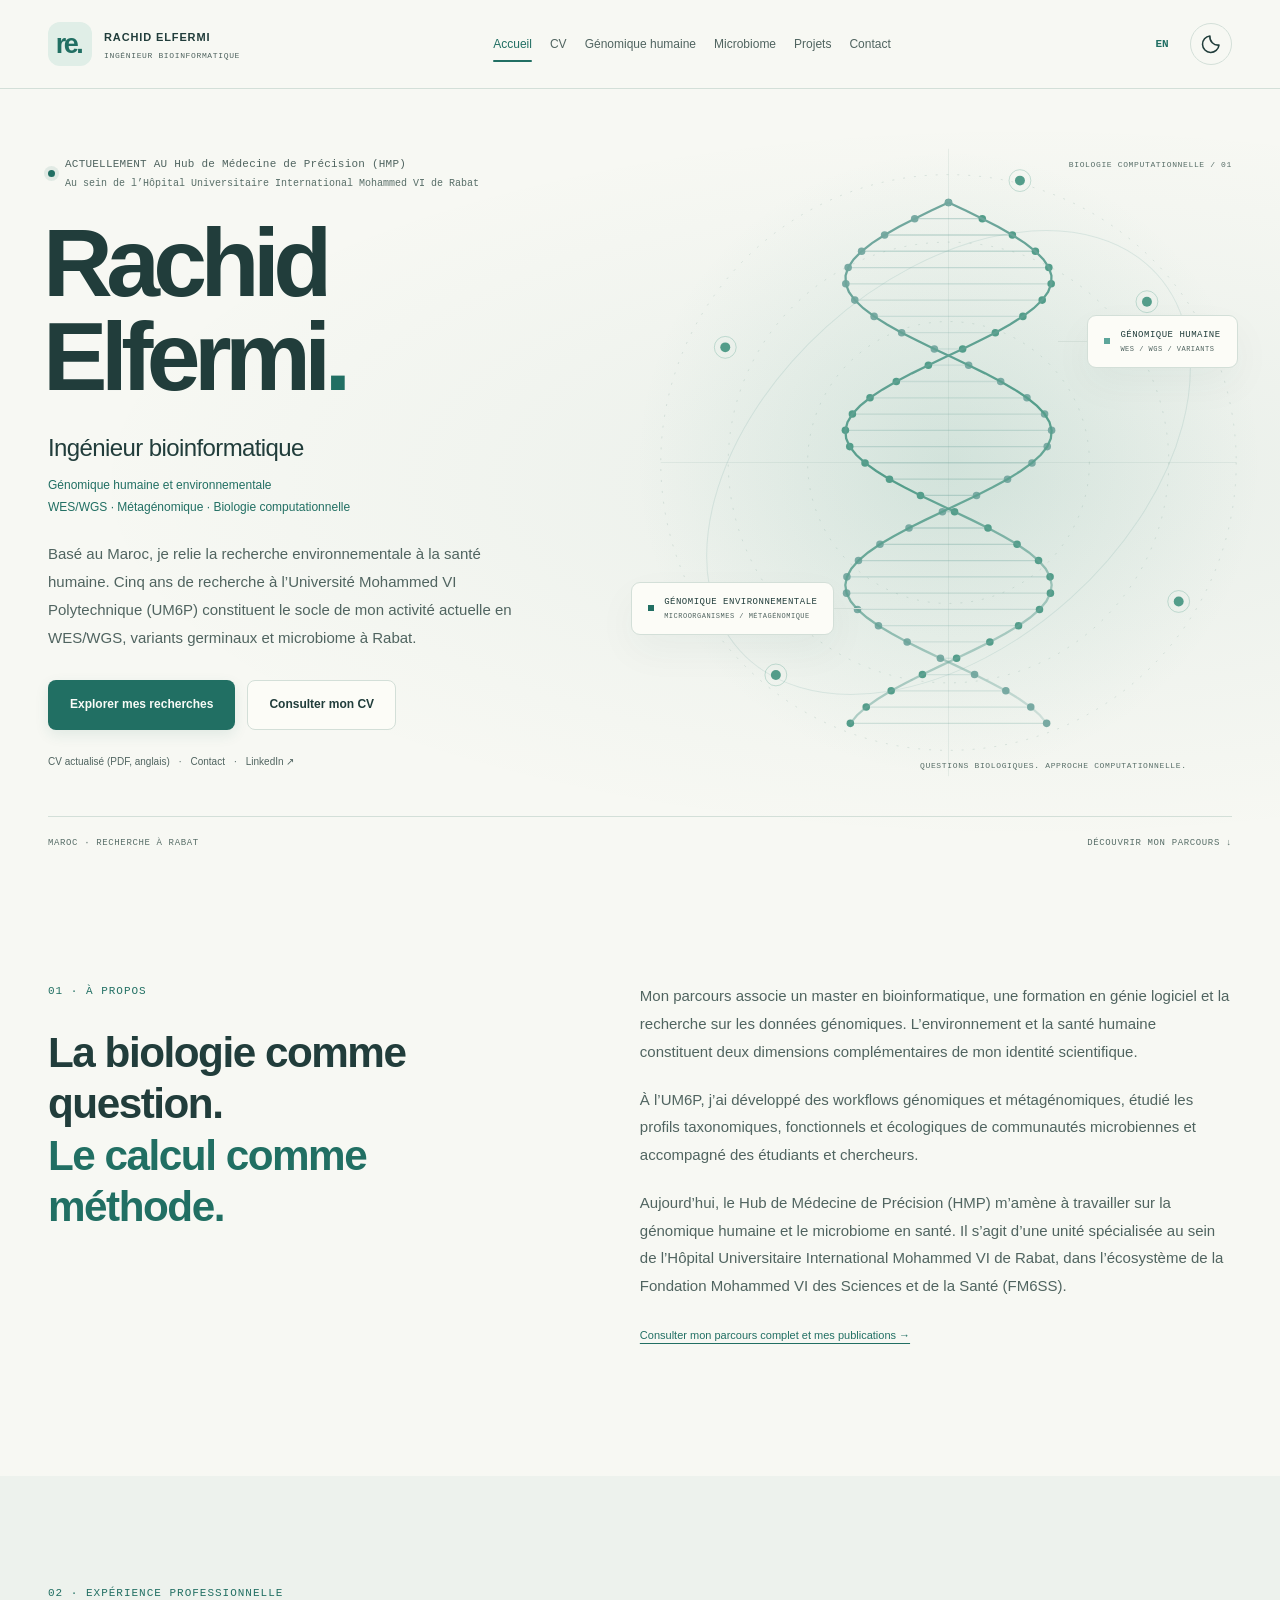
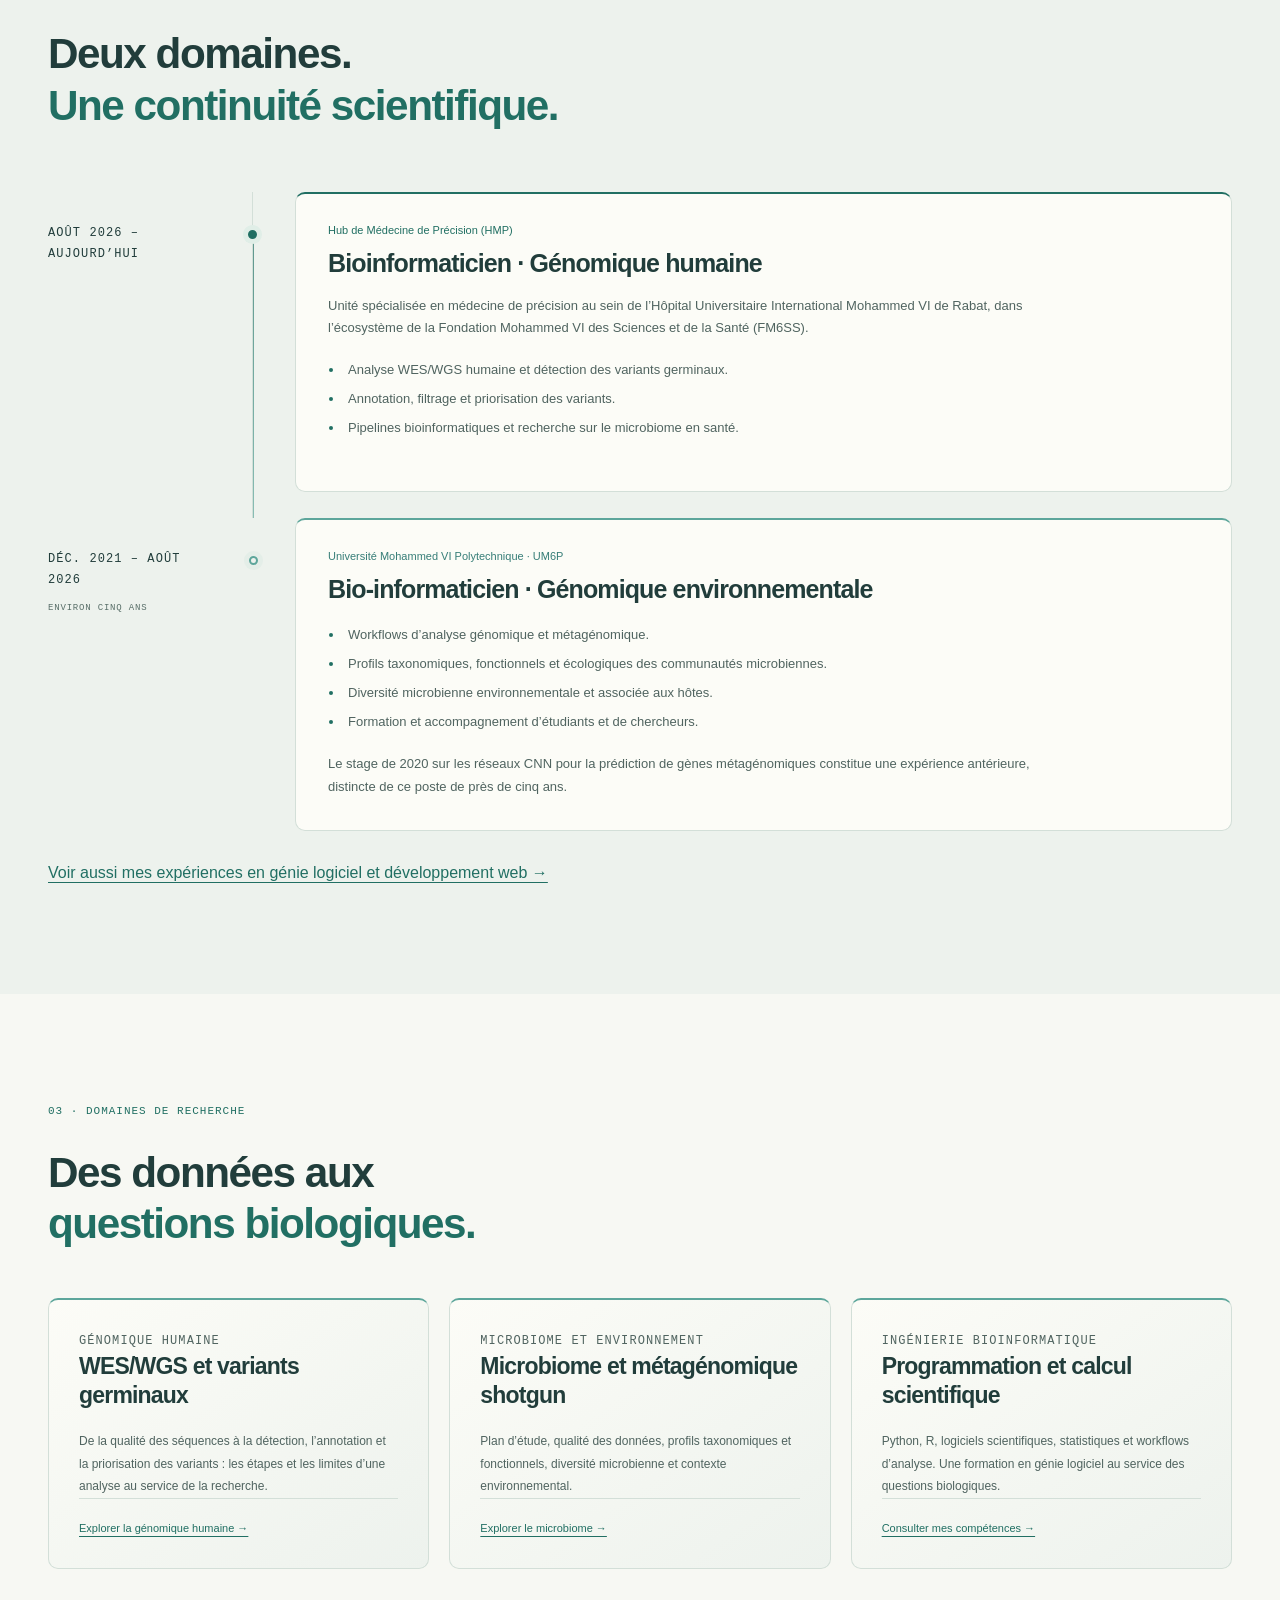
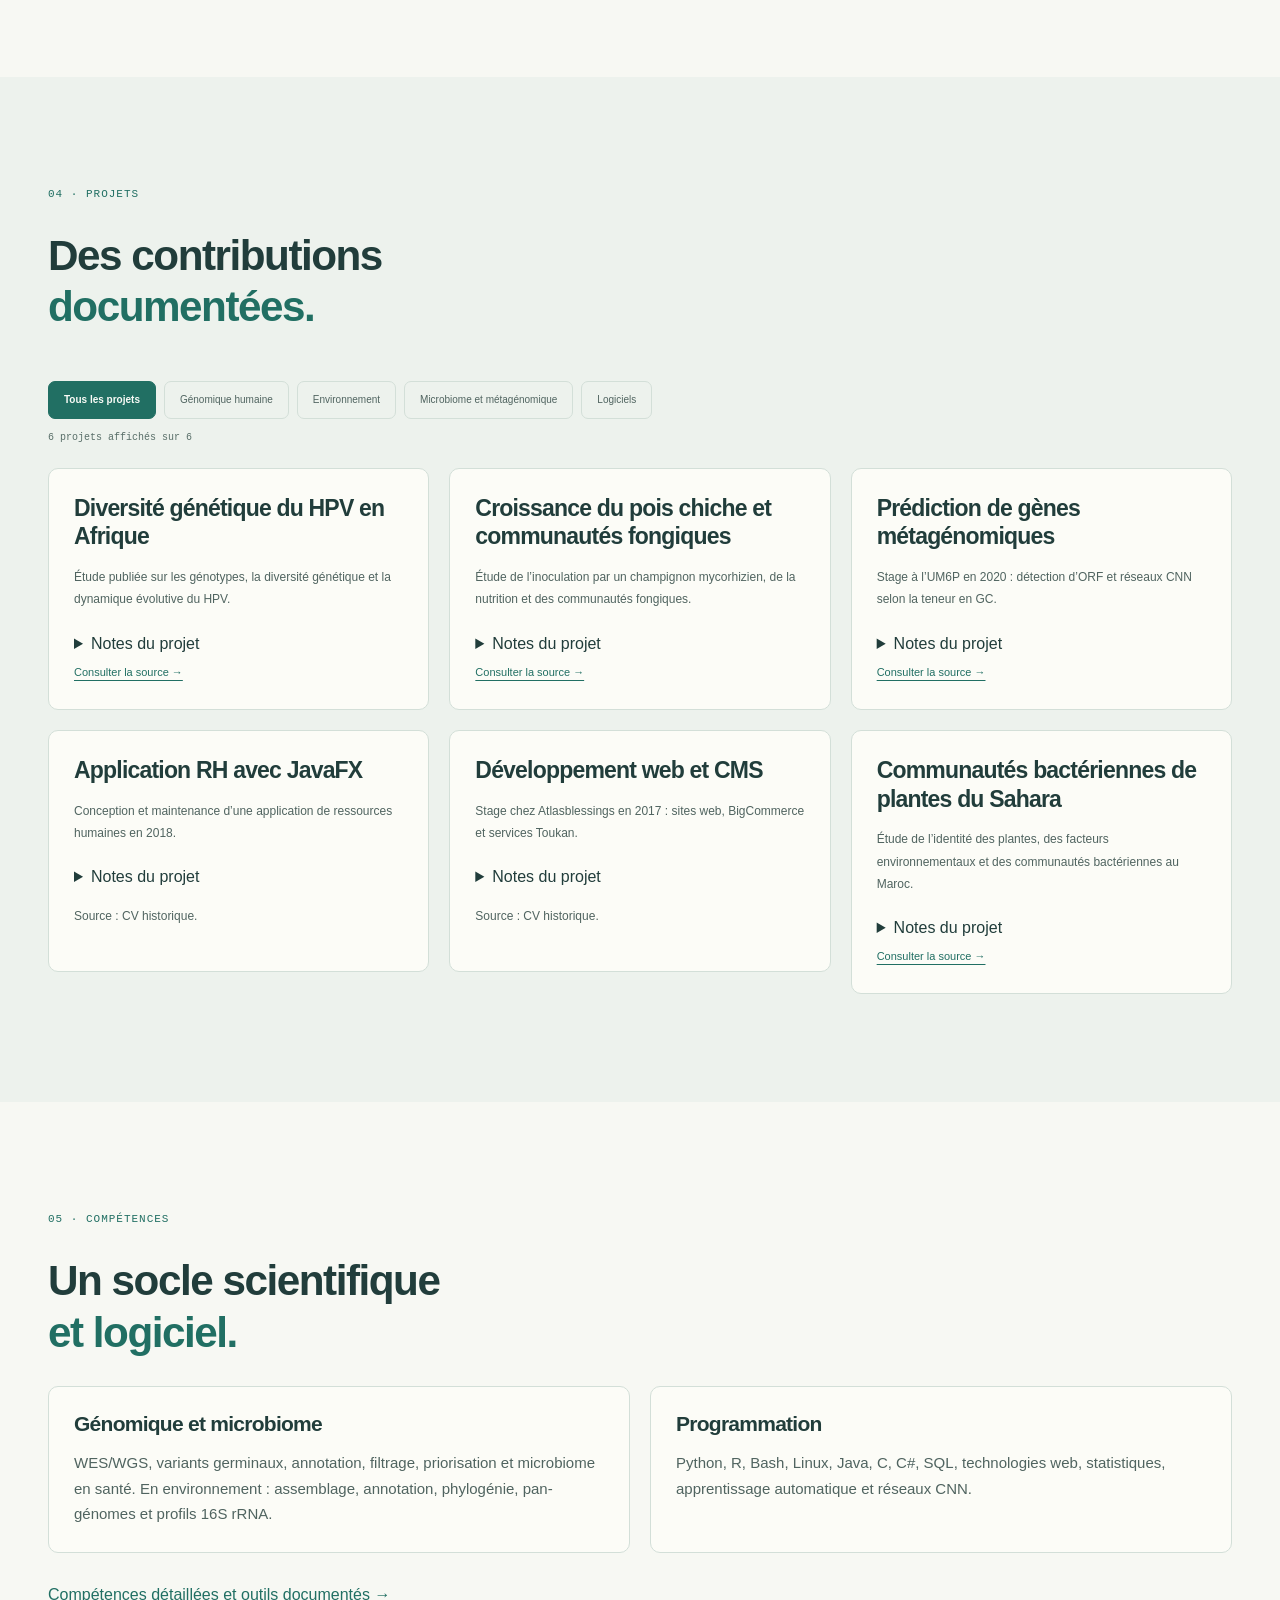
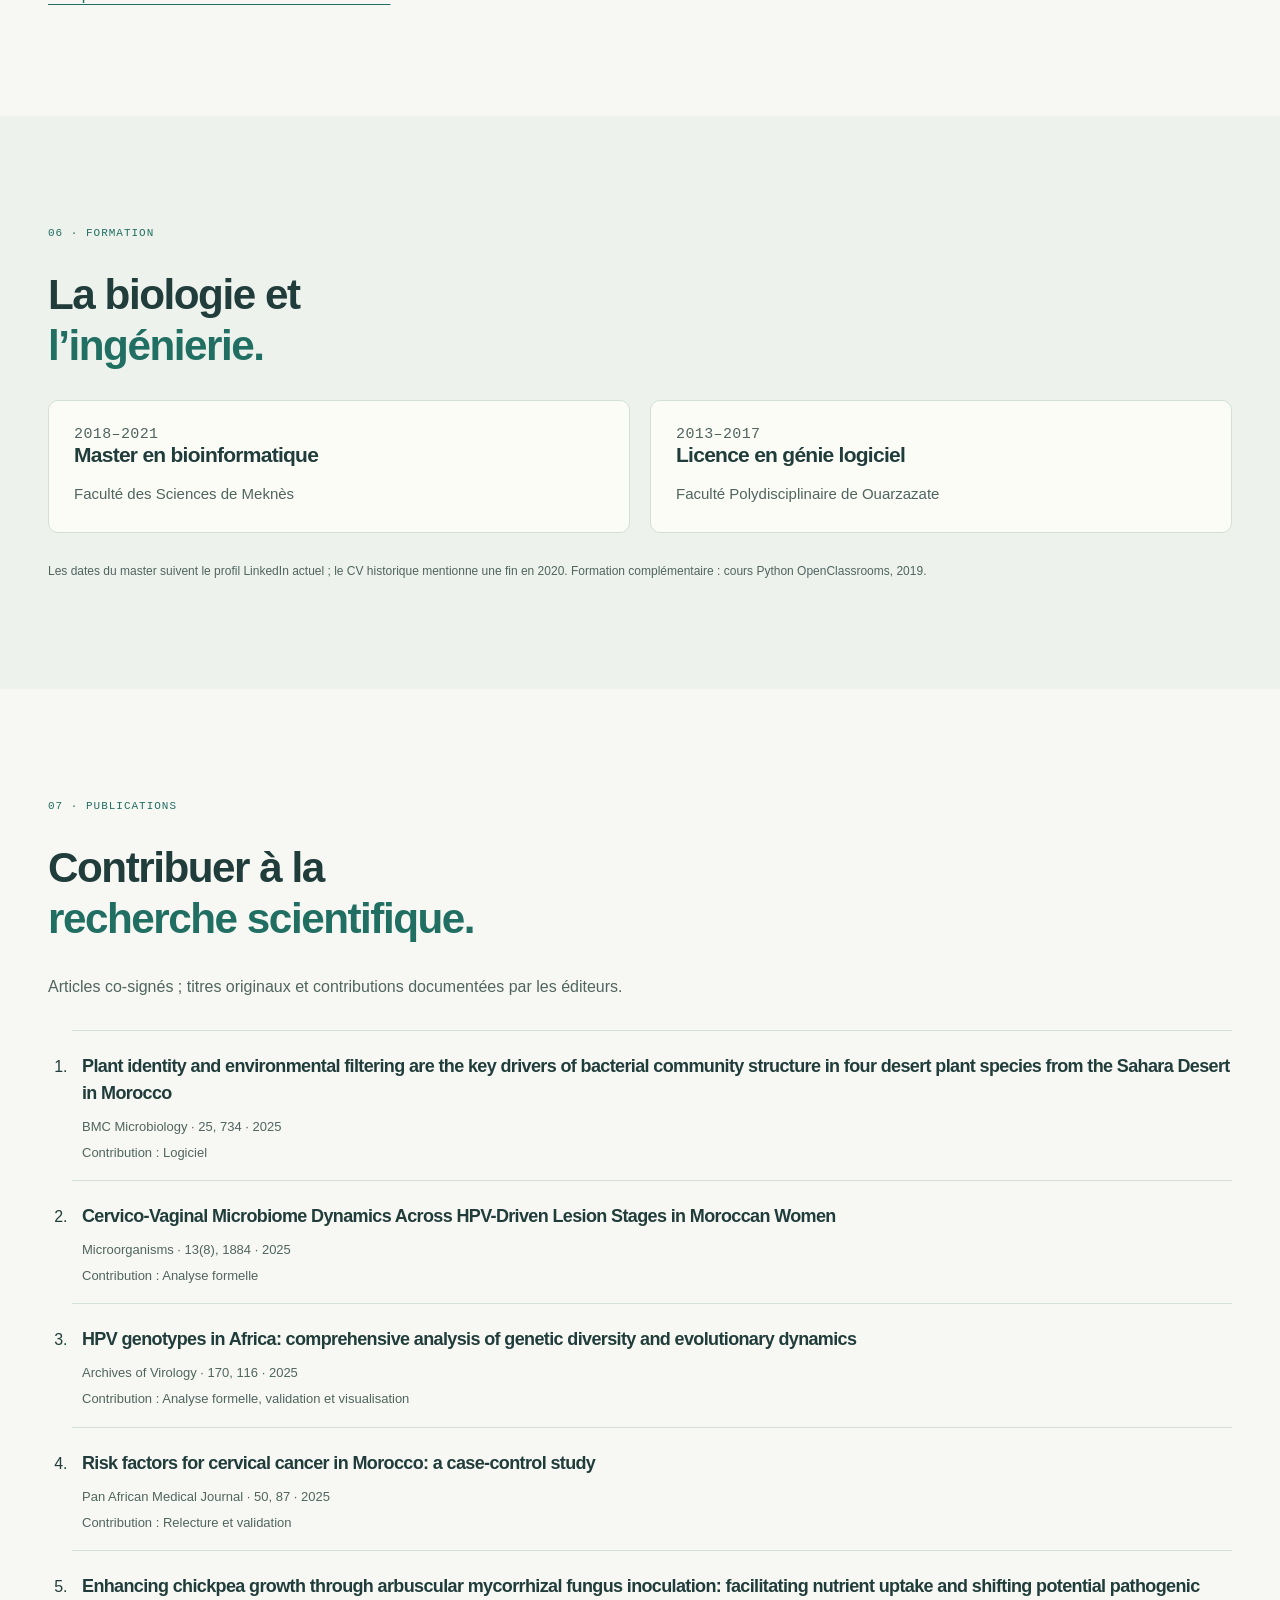
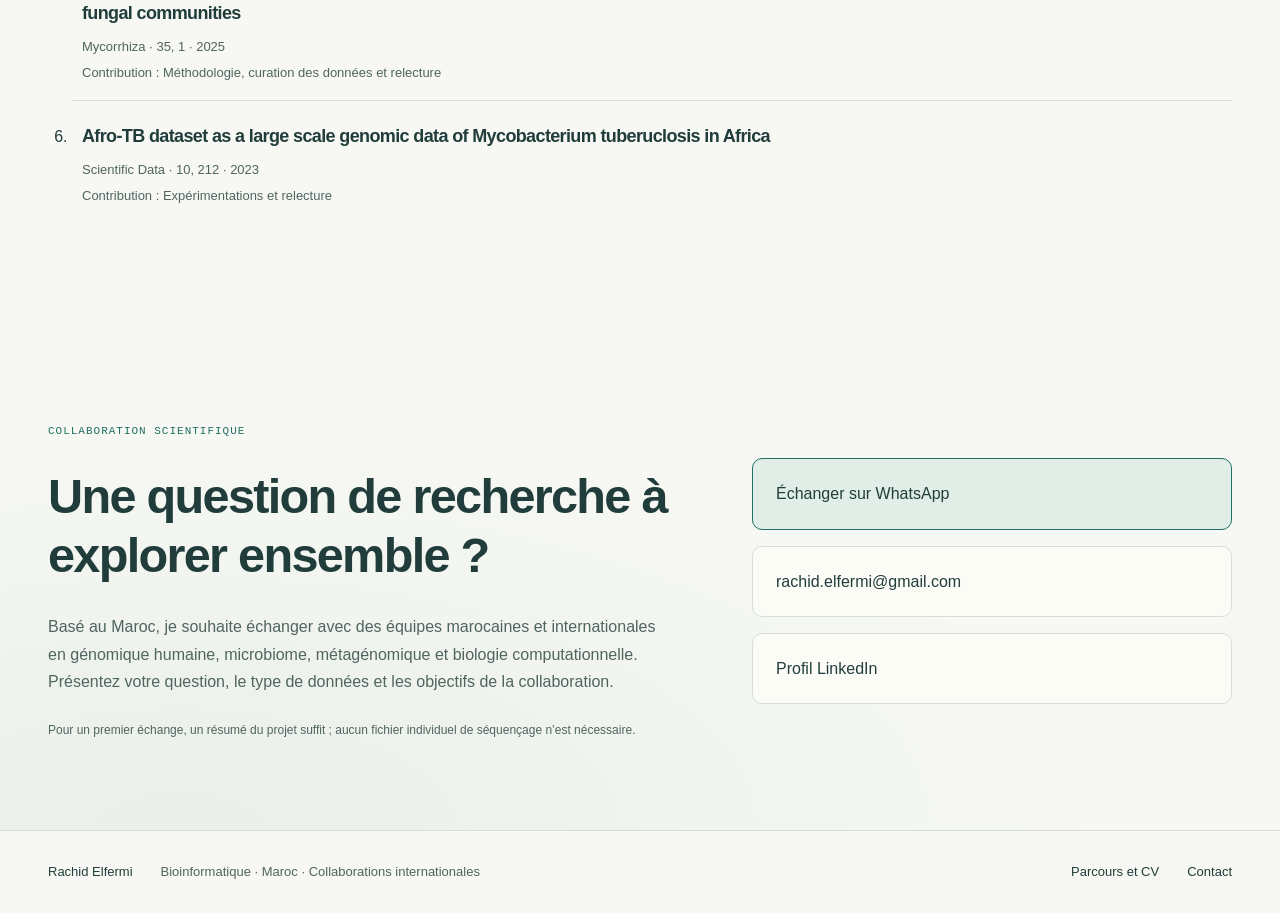
<file: fr/index.html>
<!doctype html>
<html lang="fr" data-theme="light"><head><meta charset="utf-8"><meta name="viewport" content="width=device-width, initial-scale=1"><meta name="color-scheme" content="light dark"><meta name="theme-color" content="#f7f8f3">
<!-- SEO:START -->
<title>Rachid Elfermi | Ingénieur bioinformatique au Maroc</title>
<meta name="description" content="Ingénieur bioinformatique au Maroc : WES/WGS au Hub de Médecine de Précision (HMP), microbiome et cinq ans de recherche en génomique à l’UM6P.">
<meta name="author" content="Rachid Elfermi">
<link rel="canonical" href="https://rachidelfermi.github.io/rachid-elfermi-bioinformatics/fr/">
<link rel="alternate" hreflang="en" href="https://rachidelfermi.github.io/rachid-elfermi-bioinformatics/">
<link rel="alternate" hreflang="fr" href="https://rachidelfermi.github.io/rachid-elfermi-bioinformatics/fr/">
<link rel="alternate" hreflang="x-default" href="https://rachidelfermi.github.io/rachid-elfermi-bioinformatics/">
<meta property="og:type" content="website">
<meta property="og:title" content="Rachid Elfermi | Ingénieur bioinformatique au Maroc">
<meta property="og:description" content="Ingénieur bioinformatique au Maroc : WES/WGS au Hub de Médecine de Précision (HMP), microbiome et cinq ans de recherche en génomique à l’UM6P.">
<meta property="og:url" content="https://rachidelfermi.github.io/rachid-elfermi-bioinformatics/fr/">
<meta property="og:site_name" content="Rachid Elfermi">
<meta property="og:locale" content="fr_MA">
<meta property="og:locale:alternate" content="en_US">
<meta property="og:image" content="https://rachidelfermi.github.io/rachid-elfermi-bioinformatics/assets/images/rachid-elfermi-bioinformatics-social.png">
<meta property="og:image:secure_url" content="https://rachidelfermi.github.io/rachid-elfermi-bioinformatics/assets/images/rachid-elfermi-bioinformatics-social.png">
<meta property="og:image:type" content="image/png">
<meta property="og:image:width" content="1200">
<meta property="og:image:height" content="630">
<meta property="og:image:alt" content="Rachid Elfermi — Bioinformatics, human and environmental genomics">
<meta name="twitter:card" content="summary_large_image">
<meta name="twitter:title" content="Rachid Elfermi | Ingénieur bioinformatique au Maroc">
<meta name="twitter:description" content="Ingénieur bioinformatique au Maroc : WES/WGS au Hub de Médecine de Précision (HMP), microbiome et cinq ans de recherche en génomique à l’UM6P.">
<meta name="twitter:image" content="https://rachidelfermi.github.io/rachid-elfermi-bioinformatics/assets/images/rachid-elfermi-bioinformatics-social.png">
<meta name="twitter:image:alt" content="Rachid Elfermi — Bioinformatics, human and environmental genomics">
<!-- SEO:END --><link rel="icon" href="../assets/icons/favicon.svg" type="image/svg+xml"><link rel="stylesheet" href="../css/style.css">
<script>
// Reserve the enhanced header layout before first paint. If the external
// script fails, restore the readable, script-free navigation on load.
document.documentElement.classList.add("js-pending");
window.addEventListener("load", () => {
  document.documentElement.classList.remove("js-pending");
}, { once: true });

      try {
        const savedTheme = localStorage.getItem("rachid-portfolio-theme");
        if (savedTheme === "light" || savedTheme === "dark")
          document.documentElement.dataset.theme = savedTheme;
      } catch (_) {
        /* The portfolio also works when browser storage is unavailable. */
      }
    </script><script src="../js/main.js" defer></script><!-- STRUCTURED:START -->
<script type="application/ld+json">{
  "@context": "https://schema.org",
  "@graph": [
    {
      "@type": "Person",
      "name": "Rachid Elfermi",
      "description": "Bioinformatics engineer at Hub de Médecine de Précision (HMP), within Hôpital Universitaire International Mohammed VI de Rabat and the Fondation Mohammed VI des Sciences et de la Santé (FM6SS) ecosystem, with approximately five years of environmental genomics and metagenomics research at UM6P.",
      "jobTitle": "Bioinformatician",
      "worksFor": {
        "@type": "Organization",
        "name": "Hub de Médecine de Précision (HMP)",
        "alternateName": "HMP",
        "description": "Specialized precision medicine unit within the Hôpital Universitaire International Mohammed VI de Rabat, part of the Fondation Mohammed VI des Sciences et de la Santé (FM6SS) ecosystem.",
        "parentOrganization": {
          "@type": "Hospital",
          "name": "Hôpital Universitaire International Mohammed VI de Rabat",
          "parentOrganization": {
            "@type": "Organization",
            "name": "Fondation Mohammed VI des Sciences et de la Santé (FM6SS)"
          }
        }
      },
      "email": "mailto:rachid.elfermi@gmail.com",
      "sameAs": [
        "https://www.linkedin.com/in/rachidelfermi/"
      ],
      "knowsAbout": [
        "Human genomics",
        "Whole-exome sequencing",
        "Whole-genome sequencing",
        "Environmental genomics",
        "Metagenomics",
        "Microbiome research",
        "Computational biology",
        "Python",
        "R",
        "Germline variant calling",
        "Variant annotation and prioritization",
        "Bioinformatics pipeline development"
      ],
      "alumniOf": [
        {
          "@type": "CollegeOrUniversity",
          "name": "Faculty of Sciences of Meknes"
        },
        {
          "@type": "CollegeOrUniversity",
          "name": "Polydisciplinary Faculty of Ouarzazate"
        }
      ],
      "@id": "https://rachidelfermi.github.io/rachid-elfermi-bioinformatics/#person",
      "homeLocation": {
        "@type": "Country",
        "name": "Morocco"
      },
      "workLocation": {
        "@type": "Place",
        "name": "Rabat, Morocco"
      },
      "url": "https://rachidelfermi.github.io/rachid-elfermi-bioinformatics/"
    },
    {
      "@type": "ProfilePage",
      "@id": "https://rachidelfermi.github.io/rachid-elfermi-bioinformatics/fr/#page",
      "name": "Rachid Elfermi | Ingénieur bioinformatique au Maroc",
      "description": "Ingénieur bioinformatique au Maroc : WES/WGS au Hub de Médecine de Précision (HMP), microbiome et cinq ans de recherche en génomique à l’UM6P.",
      "inLanguage": "fr",
      "isPartOf": {
        "@id": "https://rachidelfermi.github.io/rachid-elfermi-bioinformatics/#website"
      },
      "mainEntity": {
        "@id": "https://rachidelfermi.github.io/rachid-elfermi-bioinformatics/#person"
      },
      "url": "https://rachidelfermi.github.io/rachid-elfermi-bioinformatics/fr/"
    },
    {
      "@type": "WebSite",
      "@id": "https://rachidelfermi.github.io/rachid-elfermi-bioinformatics/#website",
      "name": "Rachid Elfermi",
      "inLanguage": [
        "en",
        "fr"
      ],
      "publisher": {
        "@id": "https://rachidelfermi.github.io/rachid-elfermi-bioinformatics/#person"
      },
      "url": "https://rachidelfermi.github.io/rachid-elfermi-bioinformatics/"
    }
  ]
}</script>
<!-- STRUCTURED:END --></head><body><a class="skip-link" href="#main-content">Aller au contenu</a><svg aria-hidden="true" class="icon-definitions" xmlns="http://www.w3.org/2000/svg">
<defs>
<symbol id="i-arrow" viewbox="0 0 24 24">
<path d="M5 12h14m-6-6 6 6-6 6"></path>
</symbol>
<symbol id="i-external" viewbox="0 0 24 24">
<path d="M7 17 17 7M7 7h10v10"></path>
</symbol>
<symbol id="i-download" viewbox="0 0 24 24">
<path d="M12 3v12m-4-4 4 4 4-4M4 16v4h16v-4"></path>
</symbol>
<symbol id="i-mail" viewbox="0 0 24 24">
<rect height="14" rx="2" width="18" x="3" y="5"></rect>
<path d="m3 6 9 7 9-7"></path>
</symbol>
<symbol id="i-linkedin" viewbox="0 0 24 24">
<rect height="18" rx="3" width="18" x="3" y="3"></rect>
<path d="M7 10v7m0-10v.1M11 17v-7m0 3a3 3 0 0 1 6 0v4"></path>
</symbol>
<symbol id="i-dna" viewbox="0 0 24 24">
<path d="M6 2c0 8 12 12 12 20M18 2c0 8-12 12-12 20M7 5h10M10 9h4M10 15h4M7 19h10"></path>
</symbol>
<symbol id="i-leaf" viewbox="0 0 24 24">
<path d="M20 3C8 2 2 8 5 15s15 5 15-12ZM4 21 16 8M9 16v-5m0 5h5"></path>
</symbol>
<symbol id="i-code" viewbox="0 0 24 24">
<path d="m7 7-5 5 5 5m10-10 5 5-5 5M14 4l-4 16"></path>
</symbol>
<symbol id="i-sun" viewbox="0 0 24 24">
<circle cx="12" cy="12" r="4"></circle>
<path d="M12 2v2m0 16v2M2 12h2m16 0h2M5 5l1 1m12 12 1 1M5 19l1-1M18 6l1-1"></path>
</symbol>
<symbol id="i-moon" viewbox="0 0 24 24">
<path d="M20.7 13.2A9 9 0 0 1 10.8 3.3 9 9 0 1 0 20.7 13.2Z"></path>
</symbol>
<symbol id="i-copy" viewbox="0 0 24 24">
<rect height="12" rx="2" width="12" x="8" y="8"></rect>
<path d="M16 8V4H4v12h4"></path>
</symbol>
<symbol id="i-whatsapp" viewbox="0 0 24 24">
<path d="M20.5 11.6a8.5 8.5 0 0 1-12.8 7.3L3 20l1.2-4.5a8.5 8.5 0 1 1 16.3-3.9Z"></path>
<path d="m8 7 1.5-.2 1.1 2.5-.9 1.1c.7 1.5 1.7 2.4 3.2 3.1l1.1-1 2.5 1.2-.1 1.4c-.3 1.5-2.2 1.8-4.1.9-3.5-1.5-6.2-5-5.2-7.8.2-.6.5-1 1-1.2Z"></path>
</symbol>
</defs>
</svg><header class="site-header"><div class="header-inner container">
<a class="brand" href="./" aria-label="Rachid Elfermi, accueil"><span class="brand-mark">re<span>.</span></span><span class="brand-text">RACHID ELFERMI<small>INGÉNIEUR BIOINFORMATIQUE</small></span></a>
<nav id="primary-navigation" class="primary-navigation" aria-label="Navigation principale"><a href="./" aria-current="page">Accueil</a><a href="cv/">CV</a><a href="genomique-humaine/">Génomique humaine</a><a href="microbiome-metagenomique/">Microbiome</a><a href="./#projects">Projets</a><a href="./#contact">Contact</a></nav>
<div class="header-controls"><a class="language-switch" href="../" lang="en" hreflang="en" aria-label="Read this page in English">EN</a>
<button id="theme-toggle" hidden class="icon-button" type="button" aria-label="Activer le thème sombre" aria-pressed="false"><svg class="icon theme-sun" aria-hidden="true"><use href="#i-sun"/></svg><svg class="icon theme-moon" aria-hidden="true"><use href="#i-moon"/></svg></button>
<button id="menu-toggle" hidden class="menu-toggle icon-button" type="button" aria-label="Ouvrir la navigation" aria-controls="primary-navigation" aria-expanded="false"><span></span><span></span><span></span></button></div></div><div id="scroll-progress" class="scroll-progress" aria-hidden="true"></div></header><main id="main-content"><section id="home" class="hero section-anchor" aria-labelledby="hero-title"><div class="container hero-grid"><div class="hero-copy"><p class="availability"><span class="status-dot"></span><span class="current-affiliation">ACTUELLEMENT AU Hub de Médecine de Précision (HMP)<small>Au sein de l’Hôpital Universitaire International Mohammed VI de Rabat</small></span></p><h1 id="hero-title">Rachid<br>Elfermi<span class="accent">.</span></h1><p class="hero-role">Ingénieur bioinformatique</p><p class="hero-specialties">Génomique humaine et environnementale<br>WES/WGS · Métagénomique · Biologie computationnelle</p><p class="hero-intro">Basé au Maroc, je relie la recherche environnementale à la santé humaine. Cinq ans de recherche à l’Université Mohammed VI Polytechnique (UM6P) constituent le socle de mon activité actuelle en WES/WGS, variants germinaux et microbiome à Rabat.</p><div class="hero-actions"><a class="button button-primary" href="#research">Explorer mes recherches</a><a class="button button-outline" href="cv/">Consulter mon CV</a></div><div class="hero-secondary-links"><a href="../output/pdf/rachid-elfermi-bioinformatics-resume-en.pdf" download>CV actualisé (PDF, anglais)</a><span aria-hidden="true">·</span><a href="#contact">Contact</a><span aria-hidden="true">·</span><a href="https://www.linkedin.com/in/rachidelfermi/">LinkedIn ↗</a></div></div><div class="hero-visual">
<span class="visual-coordinate top">BIOLOGIE COMPUTATIONNELLE / 01</span>
<img alt="Illustration conceptuelle d’une double hélice d’ADN reliant génomique humaine et environnementale." class="helix-art" fetchpriority="high" height="680" src="../assets/images/genomic-helix.svg" width="640"/>
<div class="science-label human-label">
<span class="label-square"></span>
<div>GÉNOMIQUE HUMAINE<small>WES / WGS / VARIANTS</small></div>
</div>
<div class="science-label environmental-label">
<span class="label-square"></span>
<div>GÉNOMIQUE ENVIRONNEMENTALE<small>MICROORGANISMES / MÉTAGÉNOMIQUE</small>
</div>
</div>
<span class="visual-coordinate bottom">QUESTIONS BIOLOGIQUES. APPROCHE COMPUTATIONNELLE.</span>
</div></div><div class="hero-foot container"><span>MAROC · RECHERCHE À RABAT</span><a href="#about">DÉCOUVRIR MON PARCOURS ↓</a></div></section><section id="about" class="section scroll-reveal" aria-labelledby="about-title"><div class="container about-grid"><div><p class="eyebrow">01 · À PROPOS</p><h2 id="about-title">La biologie comme question.<br><em>Le calcul comme méthode.</em></h2></div><div class="about-copy"><p>Mon parcours associe un master en bioinformatique, une formation en génie logiciel et la recherche sur les données génomiques. L’environnement et la santé humaine constituent deux dimensions complémentaires de mon identité scientifique.</p><p>À l’UM6P, j’ai développé des workflows génomiques et métagénomiques, étudié les profils taxonomiques, fonctionnels et écologiques de communautés microbiennes et accompagné des étudiants et chercheurs.</p><p>Aujourd’hui, le Hub de Médecine de Précision (HMP) m’amène à travailler sur la génomique humaine et le microbiome en santé. Il s’agit d’une unité spécialisée au sein de l’Hôpital Universitaire International Mohammed VI de Rabat, dans l’écosystème de la Fondation Mohammed VI des Sciences et de la Santé (FM6SS).</p><p><a class="text-link" href="cv/">Consulter mon parcours complet et mes publications →</a></p></div></div></section><section id="experience" class="section section-tinted scroll-reveal" aria-labelledby="experience-title"><div class="container"><div class="section-heading"><div><p class="eyebrow">02 · EXPÉRIENCE PROFESSIONNELLE</p><h2 id="experience-title">Deux domaines.<br><em>Une continuité scientifique.</em></h2></div></div><div class="timeline">
<article class="experience-entry current-entry"><div class="timeline-meta"><span class="timeline-dot"></span><span class="time-label">AOÛT 2026 – AUJOURD’HUI</span></div><div class="experience-content"><p class="institution">Hub de Médecine de Précision (HMP)</p><h3>Bioinformaticien · Génomique humaine</h3><p>Unité spécialisée en médecine de précision au sein de l’Hôpital Universitaire International Mohammed VI de Rabat, dans l’écosystème de la Fondation Mohammed VI des Sciences et de la Santé (FM6SS).</p><ul class="responsibility-list"><li>Analyse WES/WGS humaine et détection des variants germinaux.</li><li>Annotation, filtrage et priorisation des variants.</li><li>Pipelines bioinformatiques et recherche sur le microbiome en santé.</li></ul></div></article>
<article class="experience-entry um6p-entry"><div class="timeline-meta"><span class="timeline-dot"></span><span class="time-label">DÉC. 2021 – AOÛT 2026</span><span class="domain-label">ENVIRON CINQ ANS</span></div><div class="experience-content"><p class="institution">Université Mohammed VI Polytechnique · UM6P</p><h3>Bio-informaticien · Génomique environnementale</h3><ul class="responsibility-list"><li>Workflows d’analyse génomique et métagénomique.</li><li>Profils taxonomiques, fonctionnels et écologiques des communautés microbiennes.</li><li>Diversité microbienne environnementale et associée aux hôtes.</li><li>Formation et accompagnement d’étudiants et de chercheurs.</li></ul><p>Le stage de 2020 sur les réseaux CNN pour la prédiction de gènes métagénomiques constitue une expérience antérieure, distincte de ce poste de près de cinq ans.</p></div></article></div><p class="section-summary"><a href="cv/#experience">Voir aussi mes expériences en génie logiciel et développement web →</a></p></div></section><section id="research" class="section scroll-reveal" aria-labelledby="research-title"><div class="container"><div class="section-heading"><div><p class="eyebrow">03 · DOMAINES DE RECHERCHE</p><h2 id="research-title">Des données aux<br><em>questions biologiques.</em></h2></div></div><div class="research-grid"><article class="research-card"><p class="domain-label">GÉNOMIQUE HUMAINE</p><h3>WES/WGS et variants germinaux</h3><p>De la qualité des séquences à la détection, l’annotation et la priorisation des variants : les étapes et les limites d’une analyse au service de la recherche.</p><a class="text-link" href="genomique-humaine/">Explorer la génomique humaine →</a></article><article class="research-card"><p class="domain-label">MICROBIOME ET ENVIRONNEMENT</p><h3>Microbiome et métagénomique shotgun</h3><p>Plan d’étude, qualité des données, profils taxonomiques et fonctionnels, diversité microbienne et contexte environnemental.</p><a class="text-link" href="microbiome-metagenomique/">Explorer le microbiome →</a></article><article class="research-card"><p class="domain-label">INGÉNIERIE BIOINFORMATIQUE</p><h3>Programmation et calcul scientifique</h3><p>Python, R, logiciels scientifiques, statistiques et workflows d’analyse. Une formation en génie logiciel au service des questions biologiques.</p><a class="text-link" href="cv/#skills">Consulter mes compétences →</a></article></div></div></section><section id="projects" class="section section-tinted scroll-reveal" aria-labelledby="projects-title"><div class="container"><div class="section-heading"><div><p class="eyebrow">04 · PROJETS</p><h2 id="projects-title">Des contributions<br><em>documentées.</em></h2></div></div><div class="project-filters" role="group" aria-label="Filtrer les projets" hidden><button class="filter-button" type="button" data-filter="all" aria-pressed="true">Tous les projets</button><button class="filter-button" type="button" data-filter="human" aria-pressed="false">Génomique humaine</button><button class="filter-button" type="button" data-filter="environmental" aria-pressed="false">Environnement</button><button class="filter-button" type="button" data-filter="microbiome" aria-pressed="false">Microbiome et métagénomique</button><button class="filter-button" type="button" data-filter="software" aria-pressed="false">Logiciels</button></div><p id="project-count" class="project-count" role="status">Six projets documentés</p><div class="project-grid"><article class="project-card" data-categories="human"><div class="project-body"><h3>Diversité génétique du HPV en Afrique</h3><p>Étude publiée sur les génotypes, la diversité génétique et la dynamique évolutive du HPV.</p><details><summary>Notes du projet</summary><p>Analyse formelle, validation et visualisation.</p></details><a class="text-link" href="https://doi.org/10.1007/s00705-025-06299-1">Consulter la source →</a></div></article><article class="project-card" data-categories="environmental microbiome"><div class="project-body"><h3>Croissance du pois chiche et communautés fongiques</h3><p>Étude de l’inoculation par un champignon mycorhizien, de la nutrition et des communautés fongiques.</p><details><summary>Notes du projet</summary><p>Méthodologie, curation des données, relecture et édition.</p></details><a class="text-link" href="https://doi.org/10.1007/s00572-024-01174-4">Consulter la source →</a></div></article><article class="project-card" data-categories="microbiome software"><div class="project-body"><h3>Prédiction de gènes métagénomiques</h3><p>Stage à l’UM6P en 2020 : détection d’ORF et réseaux CNN selon la teneur en GC.</p><details><summary>Notes du projet</summary><p>Développement d’un détecteur d’ORF, de dix modèles CNN et d’un script configurable.</p></details><a class="text-link" href="https://www.linkedin.com/in/rachidelfermi/">Consulter la source →</a></div></article><article class="project-card" data-categories="software"><div class="project-body"><h3>Application RH avec JavaFX</h3><p>Conception et maintenance d’une application de ressources humaines en 2018.</p><details><summary>Notes du projet</summary><p>Conception, développement et maintenance pour Domaine agricole ELFERMI.</p></details><p class="section-footnote">Source : CV historique.</p></div></article><article class="project-card" data-categories="software"><div class="project-body"><h3>Développement web et CMS</h3><p>Stage chez Atlasblessings en 2017 : sites web, BigCommerce et services Toukan.</p><details><summary>Notes du projet</summary><p>Participation au développement et à la maintenance en équipe.</p></details><p class="section-footnote">Source : CV historique.</p></div></article><article class="project-card" data-categories="environmental microbiome software"><div class="project-body"><h3>Communautés bactériennes de plantes du Sahara</h3><p>Étude de l’identité des plantes, des facteurs environnementaux et des communautés bactériennes au Maroc.</p><details><summary>Notes du projet</summary><p>Logiciel, selon la déclaration de contributions de l’article.</p></details><a class="text-link" href="https://doi.org/10.1186/s12866-025-04463-w">Consulter la source →</a></div></article></div><p id="project-empty" hidden>Aucun projet dans cette catégorie.</p></div></section><section id="skills" class="section scroll-reveal" aria-labelledby="skills-title"><div class="container"><p class="eyebrow">05 · COMPÉTENCES</p><h2 id="skills-title">Un socle scientifique<br><em>et logiciel.</em></h2><div class="knowledge-grid"><article class="knowledge-card"><h3>Génomique et microbiome</h3><p>WES/WGS, variants germinaux, annotation, filtrage, priorisation et microbiome en santé. En environnement : assemblage, annotation, phylogénie, pan-génomes et profils 16S rRNA.</p></article><article class="knowledge-card"><h3>Programmation</h3><p>Python, R, Bash, Linux, Java, C, C#, SQL, technologies web, statistiques, apprentissage automatique et réseaux CNN.</p></article></div><p class="section-summary"><a href="cv/#skills">Compétences détaillées et outils documentés →</a></p></div></section><section id="education" class="section section-tinted scroll-reveal" aria-labelledby="education-title"><div class="container"><p class="eyebrow">06 · FORMATION</p><h2 id="education-title">La biologie et<br><em>l’ingénierie.</em></h2><div class="knowledge-grid"><article class="knowledge-card"><p class="resume-date">2018–2021</p><h3>Master en bioinformatique</h3><p>Faculté des Sciences de Meknès</p></article><article class="knowledge-card"><p class="resume-date">2013–2017</p><h3>Licence en génie logiciel</h3><p>Faculté Polydisciplinaire de Ouarzazate</p></article></div><p class="section-footnote">Les dates du master suivent le profil LinkedIn actuel ; le CV historique mentionne une fin en 2020. Formation complémentaire : cours Python OpenClassrooms, 2019.</p></div></section><section id="publications" class="section" aria-labelledby="publications-title"><div class="container"><p class="eyebrow">07 · PUBLICATIONS</p><h2 id="publications-title">Contribuer à la<br><em>recherche scientifique.</em></h2><p class="section-summary">Articles co-signés ; titres originaux et contributions documentées par les éditeurs.</p><ol class="citation-list"><li><h3><a href="https://doi.org/10.1186/s12866-025-04463-w" lang="en">Plant identity and environmental filtering are the key
                    drivers of bacterial community structure in four desert
                    plant species from the Sahara Desert in Morocco</a></h3><p>BMC Microbiology · 25, 734 · 2025</p><p>Contribution : Logiciel</p></li><li><h3><a href="https://doi.org/10.3390/microorganisms13081884" lang="en">Cervico-Vaginal Microbiome Dynamics Across HPV-Driven
                    Lesion Stages in Moroccan Women</a></h3><p>Microorganisms · 13(8), 1884 · 2025</p><p>Contribution : Analyse formelle</p></li><li><h3><a href="https://doi.org/10.1007/s00705-025-06299-1" lang="en">HPV genotypes in Africa: comprehensive analysis of genetic
                    diversity and evolutionary dynamics</a></h3><p>Archives of Virology · 170, 116 · 2025</p><p>Contribution : Analyse formelle, validation et visualisation</p></li><li><h3><a href="https://doi.org/10.11604/pamj.2025.50.87.45024" lang="en">Risk factors for cervical cancer in Morocco: a case-control
                    study</a></h3><p>Pan African Medical Journal · 50, 87 · 2025</p><p>Contribution : Relecture et validation</p></li><li><h3><a href="https://doi.org/10.1007/s00572-024-01174-4" lang="en">Enhancing chickpea growth through arbuscular mycorrhizal
                    fungus inoculation: facilitating nutrient uptake and
                    shifting potential pathogenic fungal communities</a></h3><p>Mycorrhiza · 35, 1 · 2025</p><p>Contribution : Méthodologie, curation des données et relecture</p></li><li><h3><a href="https://doi.org/10.1038/s41597-023-02112-3" lang="en">Afro-TB dataset as a large scale genomic data of
                    Mycobacterium tuberuclosis in Africa</a></h3><p>Scientific Data · 10, 212 · 2023</p><p>Contribution : Expérimentations et relecture</p></li></ol></div></section><section id="contact" class="section contact-section section-anchor scroll-reveal" aria-labelledby="contact-title"><div class="container contact-grid"><div><p class="eyebrow">COLLABORATION SCIENTIFIQUE</p><h2 id="contact-title">Une question de recherche à explorer ensemble ?</h2><p class="section-summary">Basé au Maroc, je souhaite échanger avec des équipes marocaines et internationales en génomique humaine, microbiome, métagénomique et biologie computationnelle. Présentez votre question, le type de données et les objectifs de la collaboration.</p><p class="section-footnote">Pour un premier échange, un résumé du projet suffit ; aucun fichier individuel de séquençage n’est nécessaire.</p></div><div class="contact-options"><a class="contact-option whatsapp-option" href="https://wa.me/212694231924?text=Hello%20Rachid%2C%20I%20visited%20your%20portfolio%20and%20would%20like%20to%20get%20in%20touch." target="_blank" rel="noopener noreferrer"><span>Échanger sur WhatsApp</span></a><a class="contact-option" href="mailto:rachid.elfermi@gmail.com"><span>rachid.elfermi@gmail.com</span></a><a class="contact-option" href="https://www.linkedin.com/in/rachidelfermi/" target="_blank" rel="noopener noreferrer"><span>Profil LinkedIn</span></a></div></div></section></main><footer class="site-footer"><div class="container page-footer"><a href="./">Rachid Elfermi</a><p>Bioinformatique · Maroc · Collaborations internationales</p><a href="cv/">Parcours et CV</a><a href="./#contact">Contact</a></div></footer></body></html>
</file>
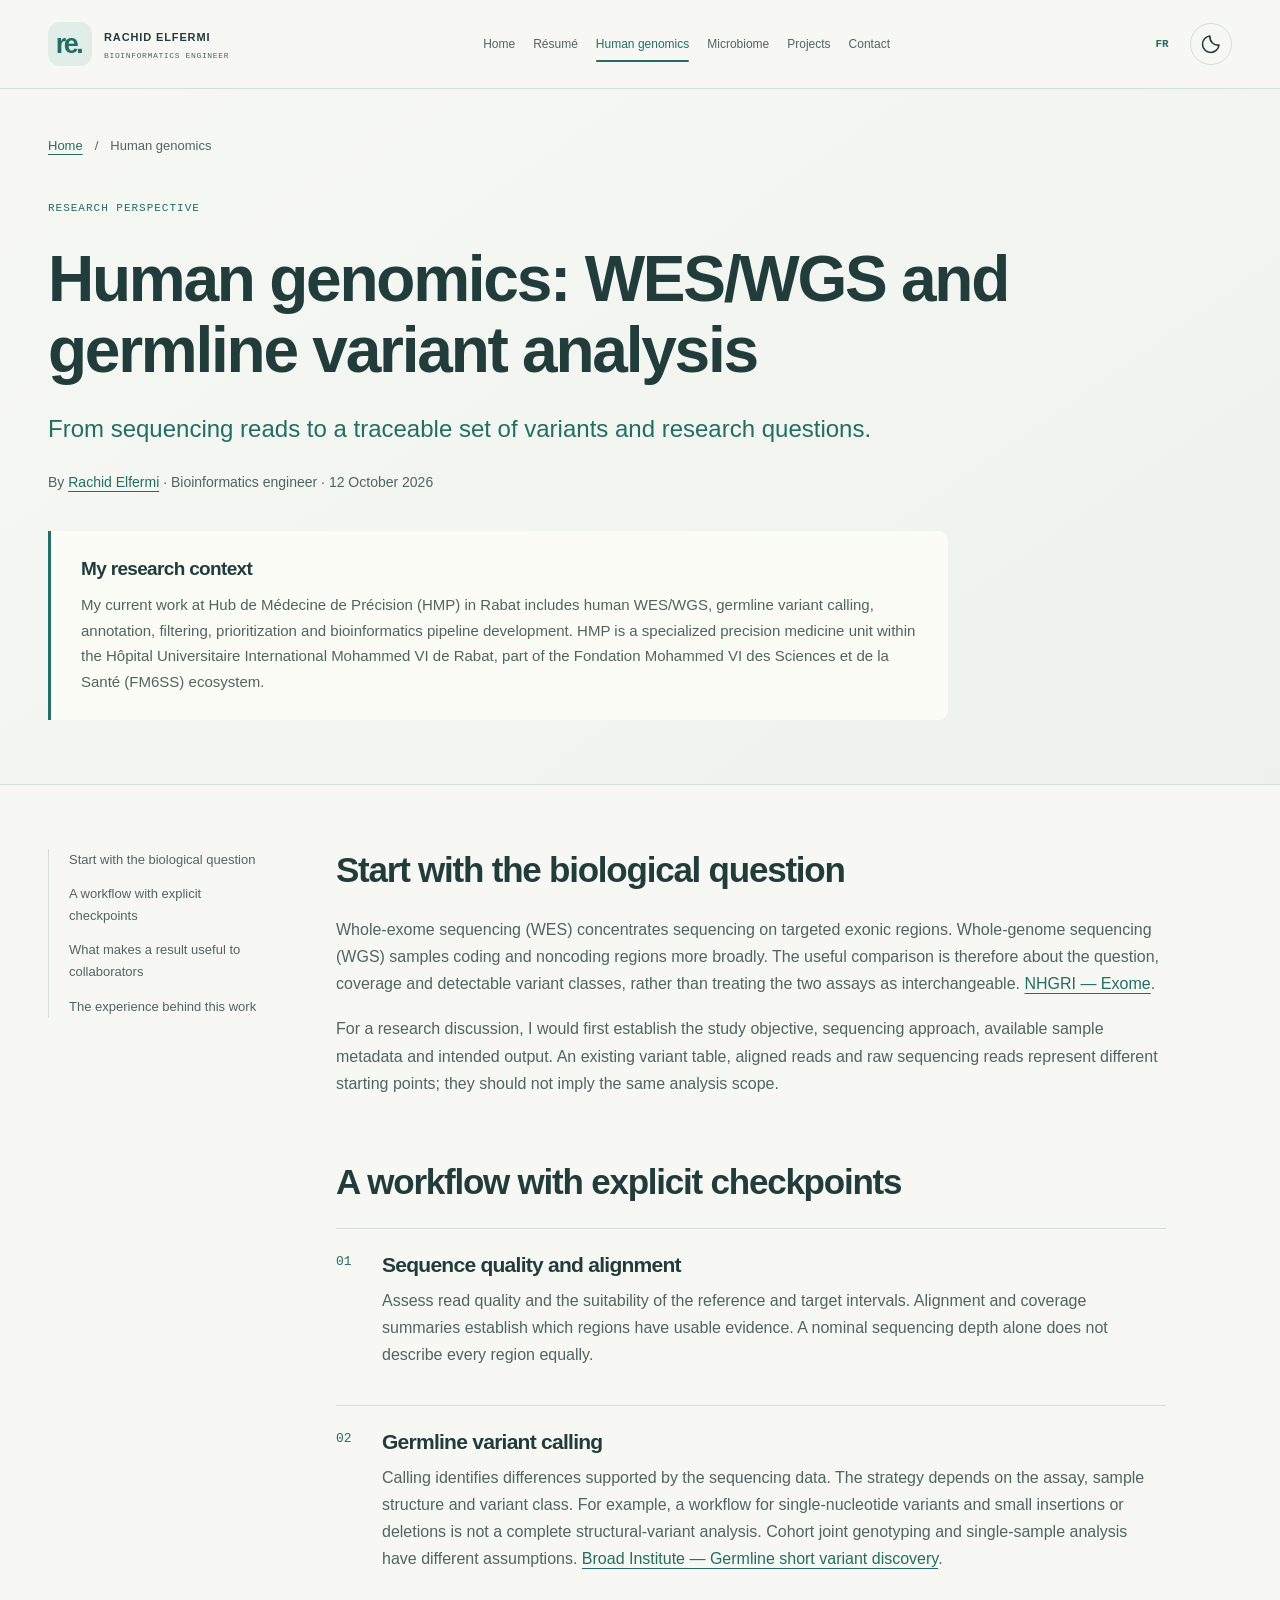
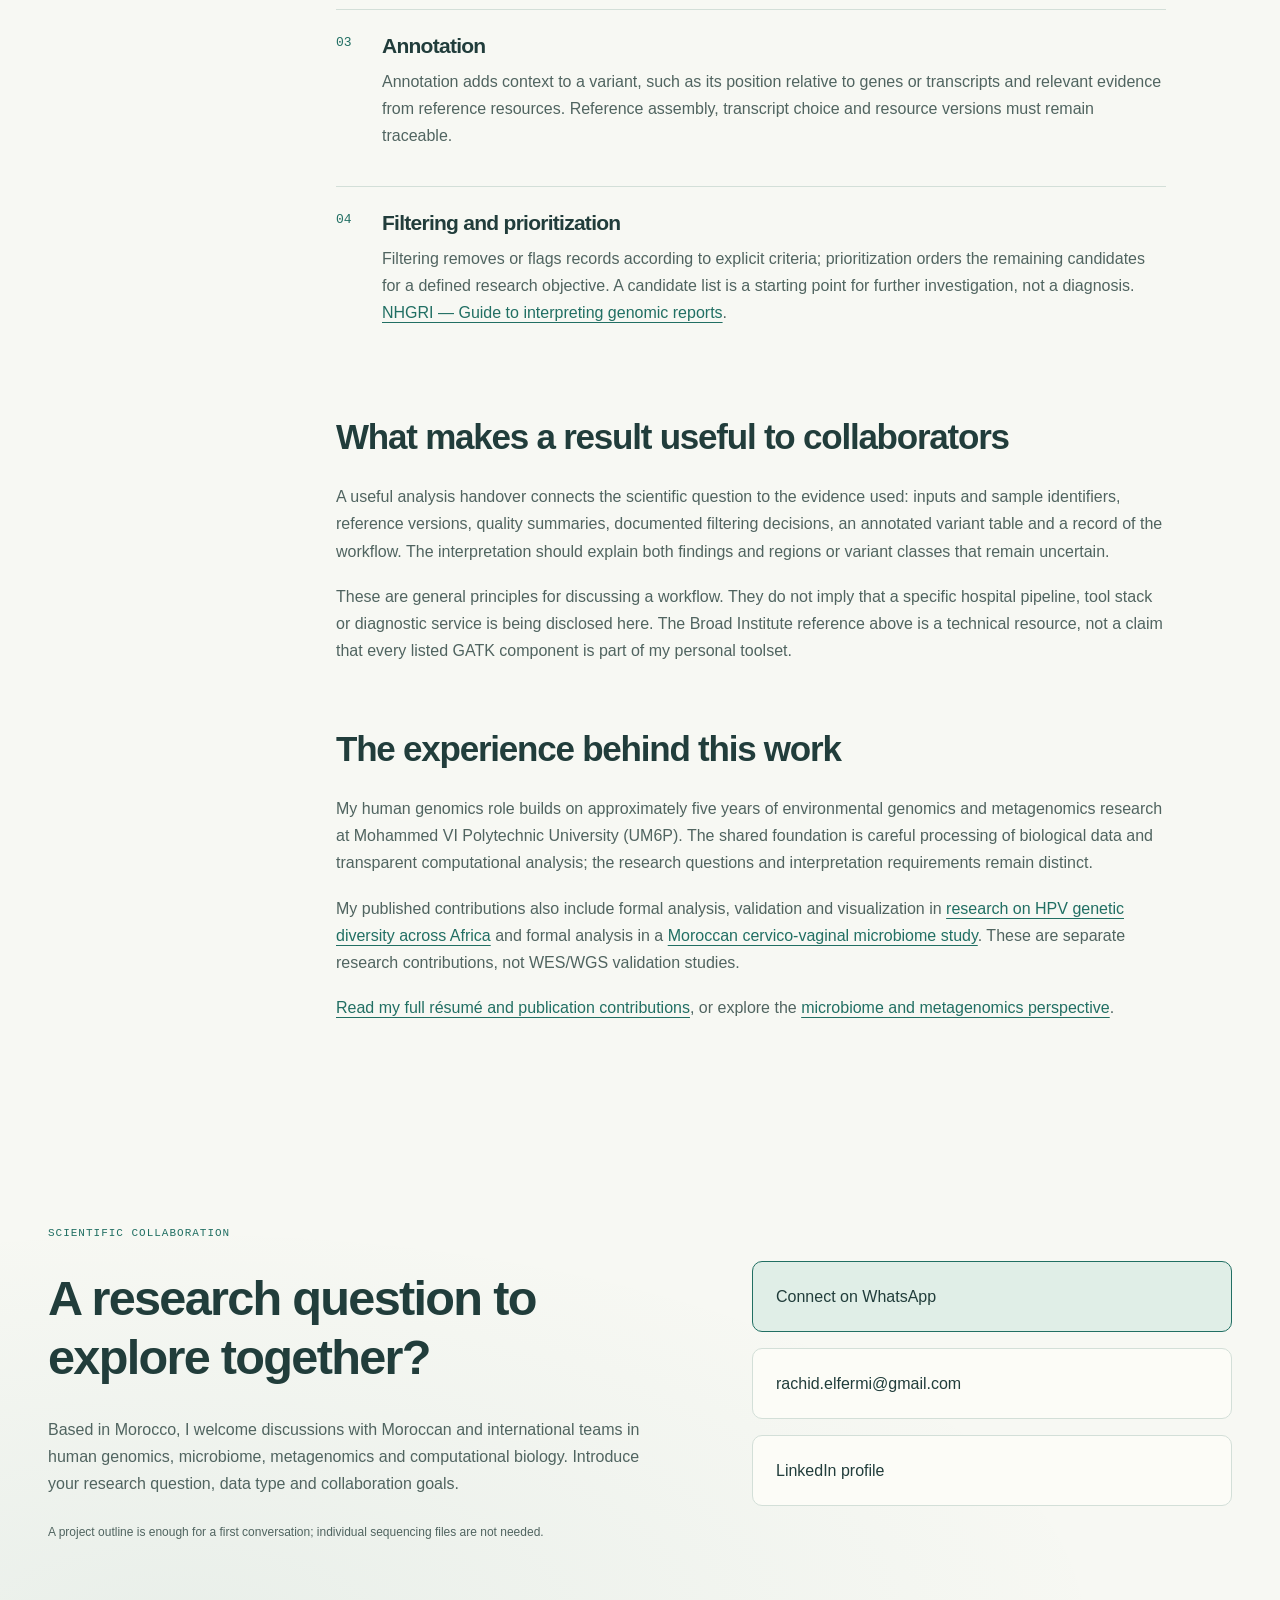
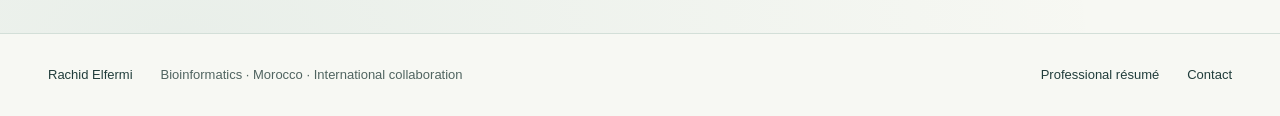
<file: human-genomics/index.html>
<!doctype html>
<html lang="en" data-theme="light"><head><meta charset="utf-8"><meta name="viewport" content="width=device-width, initial-scale=1"><meta name="color-scheme" content="light dark"><meta name="theme-color" content="#f7f8f3">
<!-- SEO:START -->
<title>WES/WGS &amp; Germline Variant Analysis | Rachid Elfermi</title>
<meta name="description" content="Human genomics research: WES/WGS, germline variant calling, annotation and prioritization. Scientific workflow context and collaboration with Rachid Elfermi.">
<meta name="author" content="Rachid Elfermi">
<link rel="canonical" href="https://rachidelfermi.github.io/rachid-elfermi-bioinformatics/human-genomics/">
<link rel="alternate" hreflang="en" href="https://rachidelfermi.github.io/rachid-elfermi-bioinformatics/human-genomics/">
<link rel="alternate" hreflang="fr" href="https://rachidelfermi.github.io/rachid-elfermi-bioinformatics/fr/genomique-humaine/">
<link rel="alternate" hreflang="x-default" href="https://rachidelfermi.github.io/rachid-elfermi-bioinformatics/human-genomics/">
<meta property="og:type" content="website">
<meta property="og:title" content="WES/WGS &amp; Germline Variant Analysis | Rachid Elfermi">
<meta property="og:description" content="Human genomics research: WES/WGS, germline variant calling, annotation and prioritization. Scientific workflow context and collaboration with Rachid Elfermi.">
<meta property="og:url" content="https://rachidelfermi.github.io/rachid-elfermi-bioinformatics/human-genomics/">
<meta property="og:site_name" content="Rachid Elfermi">
<meta property="og:locale" content="en_US">
<meta property="og:locale:alternate" content="fr_MA">
<meta property="og:image" content="https://rachidelfermi.github.io/rachid-elfermi-bioinformatics/assets/images/rachid-elfermi-bioinformatics-social.png">
<meta property="og:image:secure_url" content="https://rachidelfermi.github.io/rachid-elfermi-bioinformatics/assets/images/rachid-elfermi-bioinformatics-social.png">
<meta property="og:image:type" content="image/png">
<meta property="og:image:width" content="1200">
<meta property="og:image:height" content="630">
<meta property="og:image:alt" content="Rachid Elfermi — Bioinformatics, human and environmental genomics">
<meta name="twitter:card" content="summary_large_image">
<meta name="twitter:title" content="WES/WGS &amp; Germline Variant Analysis | Rachid Elfermi">
<meta name="twitter:description" content="Human genomics research: WES/WGS, germline variant calling, annotation and prioritization. Scientific workflow context and collaboration with Rachid Elfermi.">
<meta name="twitter:image" content="https://rachidelfermi.github.io/rachid-elfermi-bioinformatics/assets/images/rachid-elfermi-bioinformatics-social.png">
<meta name="twitter:image:alt" content="Rachid Elfermi — Bioinformatics, human and environmental genomics">
<!-- SEO:END --><link rel="icon" href="../assets/icons/favicon.svg" type="image/svg+xml"><link rel="stylesheet" href="../css/style.css">
<script>
// Reserve the enhanced header layout before first paint. If the external
// script fails, restore the readable, script-free navigation on load.
document.documentElement.classList.add("js-pending");
window.addEventListener("load", () => {
  document.documentElement.classList.remove("js-pending");
}, { once: true });

      try {
        const savedTheme = localStorage.getItem("rachid-portfolio-theme");
        if (savedTheme === "light" || savedTheme === "dark")
          document.documentElement.dataset.theme = savedTheme;
      } catch (_) {
        /* The portfolio also works when browser storage is unavailable. */
      }
    </script><script src="../js/main.js" defer></script><!-- STRUCTURED:START -->
<script type="application/ld+json">{
  "@context": "https://schema.org",
  "@graph": [
    {
      "@type": "Person",
      "name": "Rachid Elfermi",
      "description": "Bioinformatics engineer at Hub de Médecine de Précision (HMP), within Hôpital Universitaire International Mohammed VI de Rabat and the Fondation Mohammed VI des Sciences et de la Santé (FM6SS) ecosystem, with approximately five years of environmental genomics and metagenomics research at UM6P.",
      "jobTitle": "Bioinformatician",
      "worksFor": {
        "@type": "Organization",
        "name": "Hub de Médecine de Précision (HMP)",
        "alternateName": "HMP",
        "description": "Specialized precision medicine unit within the Hôpital Universitaire International Mohammed VI de Rabat, part of the Fondation Mohammed VI des Sciences et de la Santé (FM6SS) ecosystem.",
        "parentOrganization": {
          "@type": "Hospital",
          "name": "Hôpital Universitaire International Mohammed VI de Rabat",
          "parentOrganization": {
            "@type": "Organization",
            "name": "Fondation Mohammed VI des Sciences et de la Santé (FM6SS)"
          }
        }
      },
      "email": "mailto:rachid.elfermi@gmail.com",
      "sameAs": [
        "https://www.linkedin.com/in/rachidelfermi/"
      ],
      "knowsAbout": [
        "Human genomics",
        "Whole-exome sequencing",
        "Whole-genome sequencing",
        "Environmental genomics",
        "Metagenomics",
        "Microbiome research",
        "Computational biology",
        "Python",
        "R",
        "Germline variant calling",
        "Variant annotation and prioritization",
        "Bioinformatics pipeline development"
      ],
      "alumniOf": [
        {
          "@type": "CollegeOrUniversity",
          "name": "Faculty of Sciences of Meknes"
        },
        {
          "@type": "CollegeOrUniversity",
          "name": "Polydisciplinary Faculty of Ouarzazate"
        }
      ],
      "@id": "https://rachidelfermi.github.io/rachid-elfermi-bioinformatics/#person",
      "homeLocation": {
        "@type": "Country",
        "name": "Morocco"
      },
      "workLocation": {
        "@type": "Place",
        "name": "Rabat, Morocco"
      },
      "url": "https://rachidelfermi.github.io/rachid-elfermi-bioinformatics/"
    },
    {
      "@type": "WebPage",
      "@id": "https://rachidelfermi.github.io/rachid-elfermi-bioinformatics/human-genomics/#page",
      "name": "WES/WGS & Germline Variant Analysis | Rachid Elfermi",
      "description": "Human genomics research: WES/WGS, germline variant calling, annotation and prioritization. Scientific workflow context and collaboration with Rachid Elfermi.",
      "inLanguage": "en",
      "isPartOf": {
        "@id": "https://rachidelfermi.github.io/rachid-elfermi-bioinformatics/#website"
      },
      "author": {
        "@id": "https://rachidelfermi.github.io/rachid-elfermi-bioinformatics/#person"
      },
      "about": [
        "Human genomics",
        "Germline variant analysis"
      ],
      "url": "https://rachidelfermi.github.io/rachid-elfermi-bioinformatics/human-genomics/"
    },
    {
      "@type": "BreadcrumbList",
      "@id": "https://rachidelfermi.github.io/rachid-elfermi-bioinformatics/human-genomics/#breadcrumbs",
      "itemListElement": [
        {
          "@type": "ListItem",
          "position": 1,
          "name": "Home",
          "item": "https://rachidelfermi.github.io/rachid-elfermi-bioinformatics/"
        },
        {
          "@type": "ListItem",
          "position": 2,
          "name": "WES/WGS & Germline Variant Analysis | Rachid Elfermi",
          "item": "https://rachidelfermi.github.io/rachid-elfermi-bioinformatics/human-genomics/"
        }
      ]
    }
  ]
}</script>
<!-- STRUCTURED:END --></head><body><a class="skip-link" href="#main-content">Skip to content</a><svg aria-hidden="true" class="icon-definitions" xmlns="http://www.w3.org/2000/svg">
<defs>
<symbol id="i-arrow" viewbox="0 0 24 24">
<path d="M5 12h14m-6-6 6 6-6 6"></path>
</symbol>
<symbol id="i-external" viewbox="0 0 24 24">
<path d="M7 17 17 7M7 7h10v10"></path>
</symbol>
<symbol id="i-download" viewbox="0 0 24 24">
<path d="M12 3v12m-4-4 4 4 4-4M4 16v4h16v-4"></path>
</symbol>
<symbol id="i-mail" viewbox="0 0 24 24">
<rect height="14" rx="2" width="18" x="3" y="5"></rect>
<path d="m3 6 9 7 9-7"></path>
</symbol>
<symbol id="i-linkedin" viewbox="0 0 24 24">
<rect height="18" rx="3" width="18" x="3" y="3"></rect>
<path d="M7 10v7m0-10v.1M11 17v-7m0 3a3 3 0 0 1 6 0v4"></path>
</symbol>
<symbol id="i-dna" viewbox="0 0 24 24">
<path d="M6 2c0 8 12 12 12 20M18 2c0 8-12 12-12 20M7 5h10M10 9h4M10 15h4M7 19h10"></path>
</symbol>
<symbol id="i-leaf" viewbox="0 0 24 24">
<path d="M20 3C8 2 2 8 5 15s15 5 15-12ZM4 21 16 8M9 16v-5m0 5h5"></path>
</symbol>
<symbol id="i-code" viewbox="0 0 24 24">
<path d="m7 7-5 5 5 5m10-10 5 5-5 5M14 4l-4 16"></path>
</symbol>
<symbol id="i-sun" viewbox="0 0 24 24">
<circle cx="12" cy="12" r="4"></circle>
<path d="M12 2v2m0 16v2M2 12h2m16 0h2M5 5l1 1m12 12 1 1M5 19l1-1M18 6l1-1"></path>
</symbol>
<symbol id="i-moon" viewbox="0 0 24 24">
<path d="M20.7 13.2A9 9 0 0 1 10.8 3.3 9 9 0 1 0 20.7 13.2Z"></path>
</symbol>
<symbol id="i-copy" viewbox="0 0 24 24">
<rect height="12" rx="2" width="12" x="8" y="8"></rect>
<path d="M16 8V4H4v12h4"></path>
</symbol>
<symbol id="i-whatsapp" viewbox="0 0 24 24">
<path d="M20.5 11.6a8.5 8.5 0 0 1-12.8 7.3L3 20l1.2-4.5a8.5 8.5 0 1 1 16.3-3.9Z"></path>
<path d="m8 7 1.5-.2 1.1 2.5-.9 1.1c.7 1.5 1.7 2.4 3.2 3.1l1.1-1 2.5 1.2-.1 1.4c-.3 1.5-2.2 1.8-4.1.9-3.5-1.5-6.2-5-5.2-7.8.2-.6.5-1 1-1.2Z"></path>
</symbol>
</defs>
</svg><header class="site-header"><div class="header-inner container">
<a class="brand" href="../" aria-label="Rachid Elfermi, home"><span class="brand-mark">re<span>.</span></span><span class="brand-text">RACHID ELFERMI<small>BIOINFORMATICS ENGINEER</small></span></a>
<nav id="primary-navigation" class="primary-navigation" aria-label="Main navigation"><a href="../">Home</a><a href="../resume/">Résumé</a><a href="./" aria-current="page">Human genomics</a><a href="../microbiome-metagenomics/">Microbiome</a><a href="../#projects">Projects</a><a href="../#contact">Contact</a></nav>
<div class="header-controls"><a class="language-switch" href="../fr/genomique-humaine/" lang="fr" hreflang="fr" aria-label="Lire cette page en français">FR</a>
<button id="theme-toggle" hidden class="icon-button" type="button" aria-label="Switch to dark theme" aria-pressed="false"><svg class="icon theme-sun" aria-hidden="true"><use href="#i-sun"/></svg><svg class="icon theme-moon" aria-hidden="true"><use href="#i-moon"/></svg></button>
<button id="menu-toggle" hidden class="menu-toggle icon-button" type="button" aria-label="Open navigation" aria-controls="primary-navigation" aria-expanded="false"><span></span><span></span><span></span></button></div></div><div id="scroll-progress" class="scroll-progress" aria-hidden="true"></div></header><main id="main-content"><section class="page-hero"><div class="container"><nav class="breadcrumbs" aria-label="Breadcrumb"><a href="../">Home</a><span aria-hidden="true">/</span><span>Human genomics</span></nav><p class="eyebrow">RESEARCH PERSPECTIVE</p><h1>Human genomics: WES/WGS and germline variant analysis</h1><p class="page-lead">From sequencing reads to a traceable set of variants and research questions.</p><p class="byline">By <a href="../resume/">Rachid Elfermi</a> · Bioinformatics engineer · 12 October 2026</p><div class="scope-note"><h2>My research context</h2><p>My current work at Hub de Médecine de Précision (HMP) in Rabat includes human WES/WGS, germline variant calling, annotation, filtering, prioritization and bioinformatics pipeline development. HMP is a specialized precision medicine unit within the Hôpital Universitaire International Mohammed VI de Rabat, part of the Fondation Mohammed VI des Sciences et de la Santé (FM6SS) ecosystem.</p></div></div></section>
<div class="container reading-layout"><aside class="page-toc" aria-label="On this page"><a href="#question">Start with the biological question</a><a href="#workflow">A workflow with explicit checkpoints</a><a href="#deliverables">What makes a result useful to collaborators</a><a href="#experience">The experience behind this work</a></aside><div class="reading-content"><section class="article-section" id="question"><h2>Start with the biological question</h2><p>Whole-exome sequencing (WES) concentrates sequencing on targeted exonic regions. Whole-genome sequencing (WGS) samples coding and noncoding regions more broadly. The useful comparison is therefore about the question, coverage and detectable variant classes, rather than treating the two assays as interchangeable. <a href="https://www.genome.gov/genetics-glossary/Exome">NHGRI — Exome</a>.</p><p>For a research discussion, I would first establish the study objective, sequencing approach, available sample metadata and intended output. An existing variant table, aligned reads and raw sequencing reads represent different starting points; they should not imply the same analysis scope.</p></section><section class="article-section" id="workflow"><h2>A workflow with explicit checkpoints</h2><ol class="workflow-list"><li><h3>Sequence quality and alignment</h3><p>Assess read quality and the suitability of the reference and target intervals. Alignment and coverage summaries establish which regions have usable evidence. A nominal sequencing depth alone does not describe every region equally.</p></li><li><h3>Germline variant calling</h3><p>Calling identifies differences supported by the sequencing data. The strategy depends on the assay, sample structure and variant class. For example, a workflow for single-nucleotide variants and small insertions or deletions is not a complete structural-variant analysis. Cohort joint genotyping and single-sample analysis have different assumptions. <a href="https://gatk.broadinstitute.org/hc/en-us/articles/360035535932-Germline-short-variant-discovery-SNPs-Indels">Broad Institute — Germline short variant discovery</a>.</p></li><li><h3>Annotation</h3><p>Annotation adds context to a variant, such as its position relative to genes or transcripts and relevant evidence from reference resources. Reference assembly, transcript choice and resource versions must remain traceable.</p></li><li><h3>Filtering and prioritization</h3><p>Filtering removes or flags records according to explicit criteria; prioritization orders the remaining candidates for a defined research objective. A candidate list is a starting point for further investigation, not a diagnosis. <a href="https://www.genome.gov/sites/default/files/media/files/2020-04/Guide_to_Interpreting_Genomic_Reports_Toolkit.pdf">NHGRI — Guide to interpreting genomic reports</a>.</p></li></ol></section><section class="article-section" id="deliverables"><h2>What makes a result useful to collaborators</h2><p>A useful analysis handover connects the scientific question to the evidence used: inputs and sample identifiers, reference versions, quality summaries, documented filtering decisions, an annotated variant table and a record of the workflow. The interpretation should explain both findings and regions or variant classes that remain uncertain.</p><p>These are general principles for discussing a workflow. They do not imply that a specific hospital pipeline, tool stack or diagnostic service is being disclosed here. The Broad Institute reference above is a technical resource, not a claim that every listed GATK component is part of my personal toolset.</p></section><section class="article-section" id="experience"><h2>The experience behind this work</h2><p>My human genomics role builds on approximately five years of environmental genomics and metagenomics research at Mohammed VI Polytechnic University (UM6P). The shared foundation is careful processing of biological data and transparent computational analysis; the research questions and interpretation requirements remain distinct.</p><p>My published contributions also include formal analysis, validation and visualization in <a href="https://doi.org/10.1007/s00705-025-06299-1">research on HPV genetic diversity across Africa</a> and formal analysis in a <a href="https://doi.org/10.3390/microorganisms13081884">Moroccan cervico-vaginal microbiome study</a>. These are separate research contributions, not WES/WGS validation studies.</p><p><a href="../resume/">Read my full résumé and publication contributions</a>, or explore the <a href="../microbiome-metagenomics/">microbiome and metagenomics perspective</a>.</p></section></div></div><section id="contact" class="section contact-section section-anchor" aria-labelledby="contact-title"><div class="container contact-grid"><div><p class="eyebrow">SCIENTIFIC COLLABORATION</p><h2 id="contact-title">A research question to explore together?</h2><p class="section-summary">Based in Morocco, I welcome discussions with Moroccan and international teams in human genomics, microbiome, metagenomics and computational biology. Introduce your research question, data type and collaboration goals.</p><p class="section-footnote">A project outline is enough for a first conversation; individual sequencing files are not needed.</p></div><div class="contact-options"><a class="contact-option whatsapp-option" href="https://wa.me/212694231924?text=Hello%20Rachid%2C%20I%20visited%20your%20portfolio%20and%20would%20like%20to%20get%20in%20touch." target="_blank" rel="noopener noreferrer"><span>Connect on WhatsApp</span></a><a class="contact-option" href="mailto:rachid.elfermi@gmail.com"><span>rachid.elfermi@gmail.com</span></a><a class="contact-option" href="https://www.linkedin.com/in/rachidelfermi/" target="_blank" rel="noopener noreferrer"><span>LinkedIn profile</span></a></div></div></section></main><footer class="site-footer"><div class="container page-footer"><a href="../">Rachid Elfermi</a><p>Bioinformatics · Morocco · International collaboration</p><a href="../resume/">Professional résumé</a><a href="../#contact">Contact</a></div></footer></body></html>
</file>
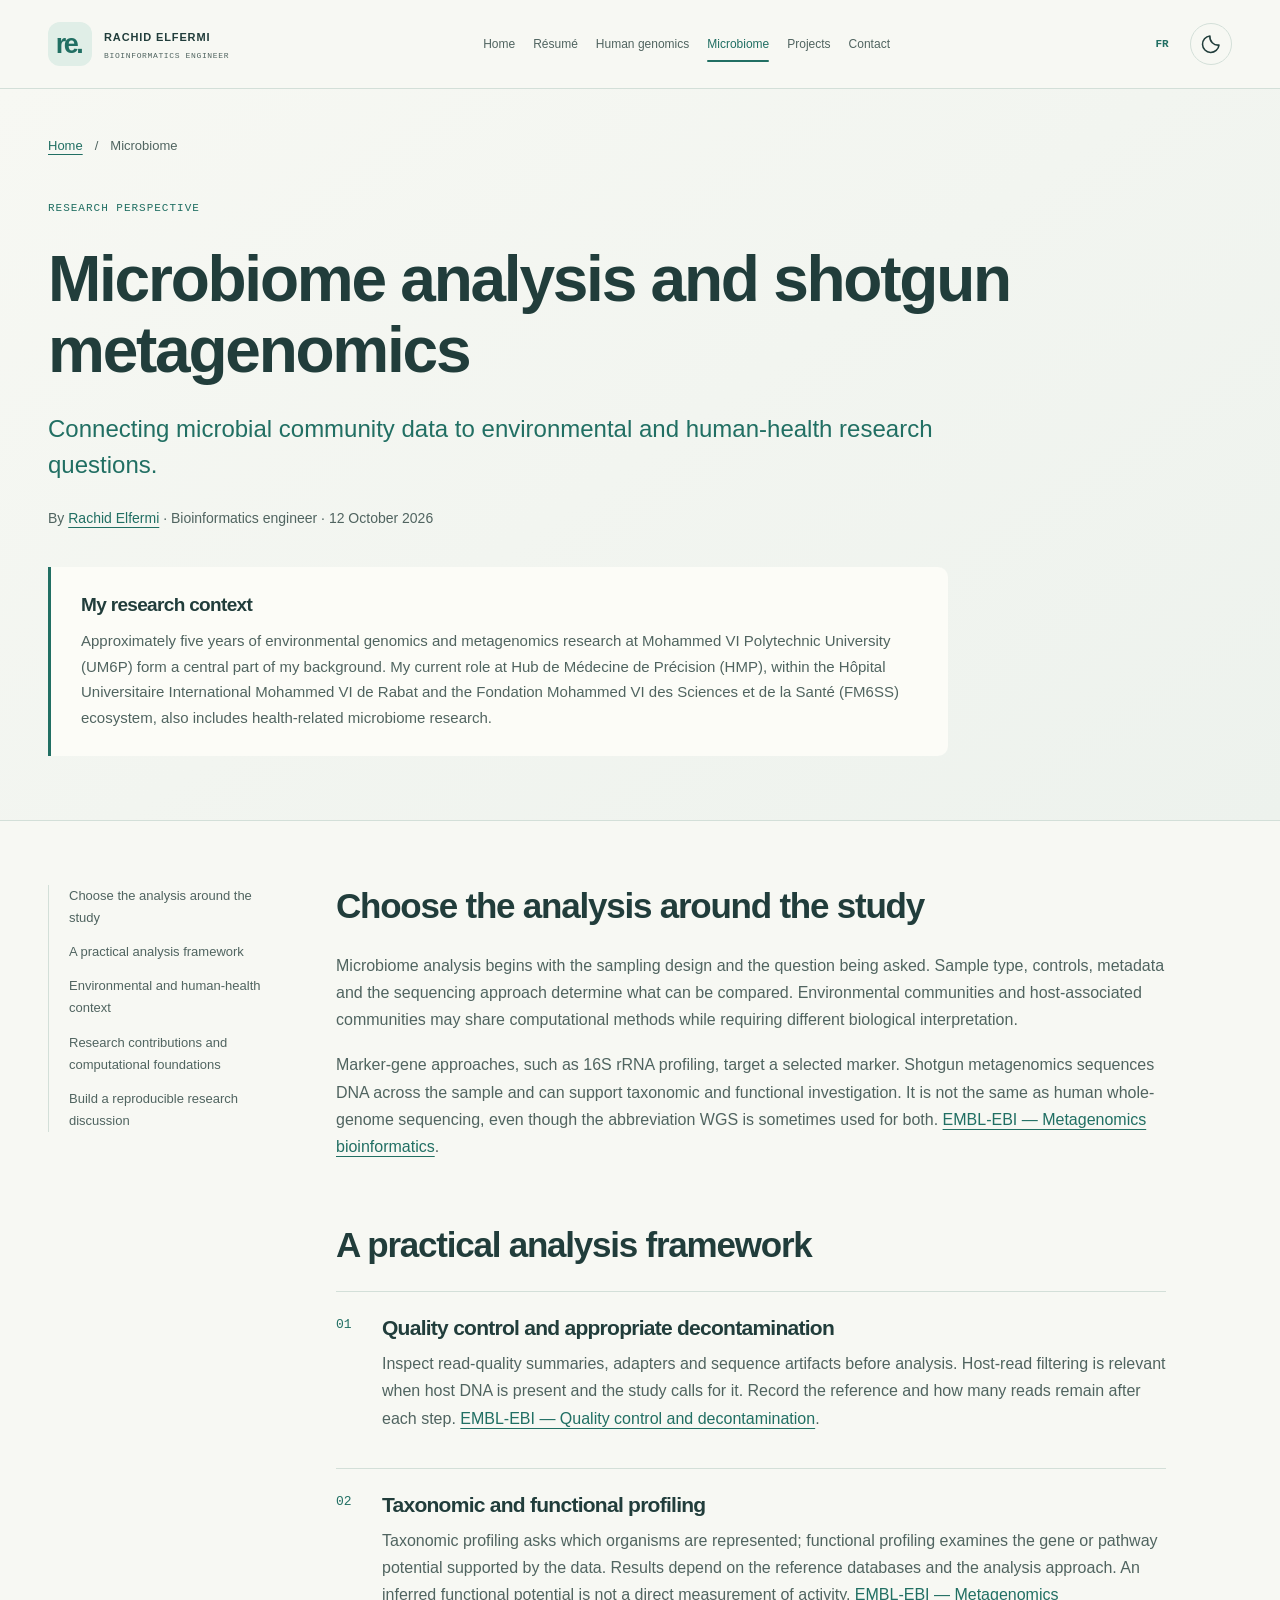
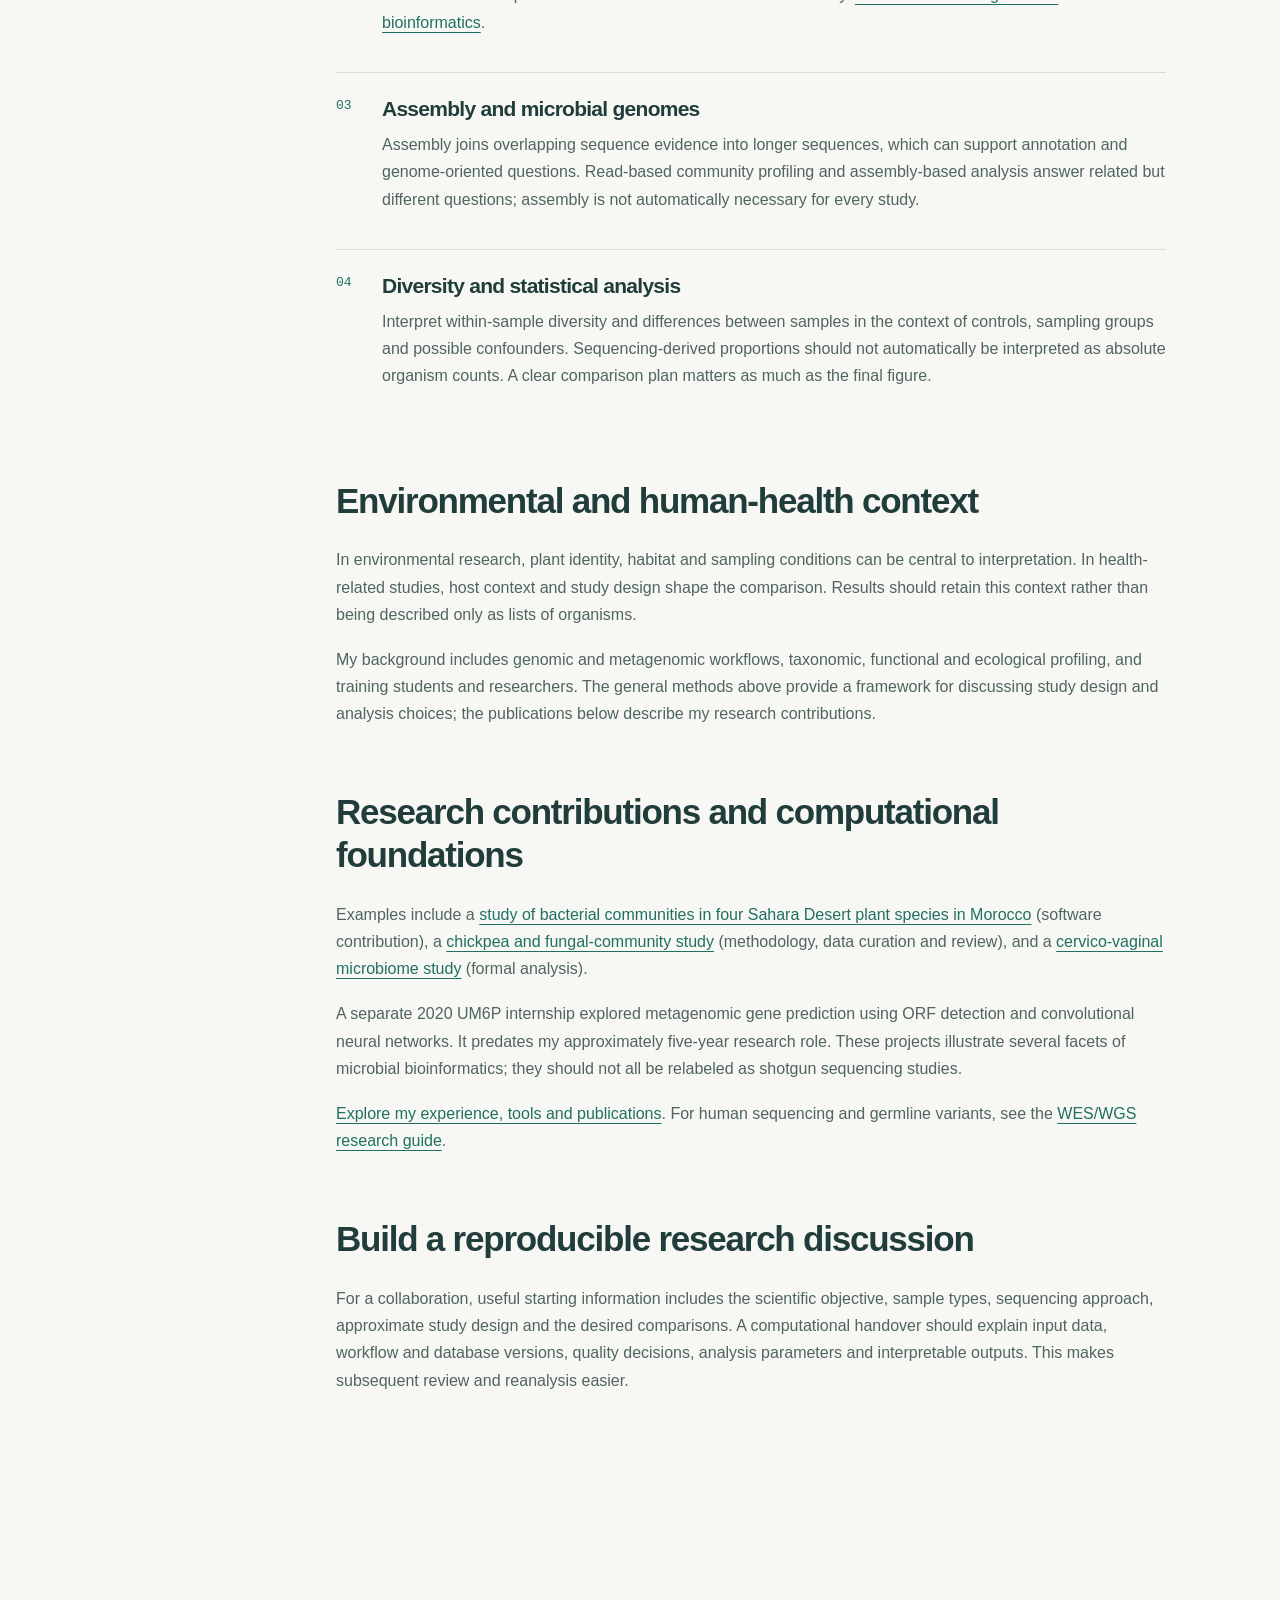
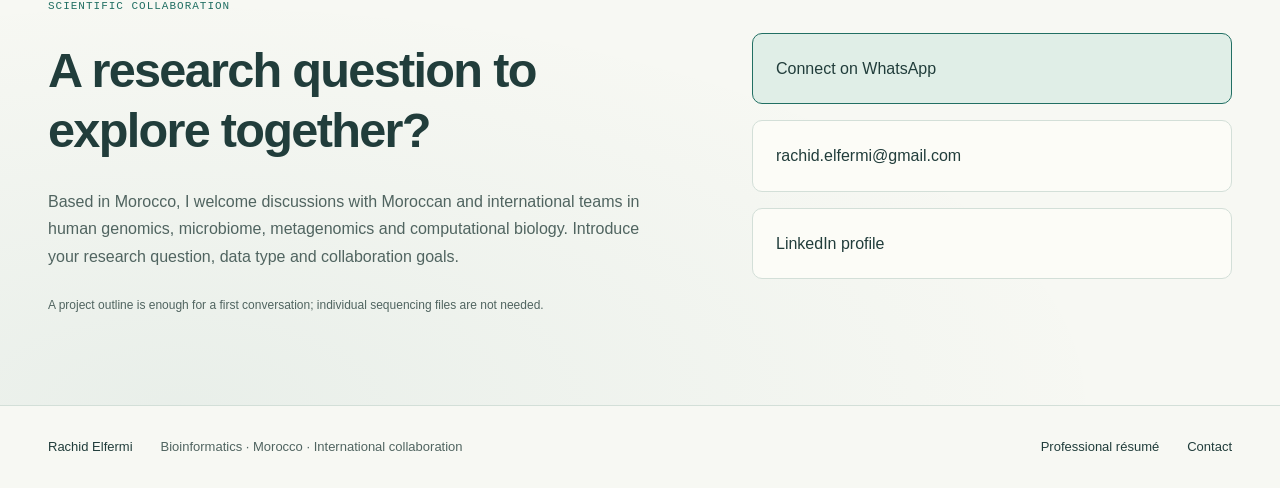
<file: microbiome-metagenomics/index.html>
<!doctype html>
<html lang="en" data-theme="light"><head><meta charset="utf-8"><meta name="viewport" content="width=device-width, initial-scale=1"><meta name="color-scheme" content="light dark"><meta name="theme-color" content="#f7f8f3">
<!-- SEO:START -->
<title>Microbiome &amp; Shotgun Metagenomics | Rachid Elfermi</title>
<meta name="description" content="Microbiome analysis and shotgun metagenomics: study design, QC, taxonomic and functional profiling, environmental genomics and research collaboration.">
<meta name="author" content="Rachid Elfermi">
<link rel="canonical" href="https://rachidelfermi.github.io/rachid-elfermi-bioinformatics/microbiome-metagenomics/">
<link rel="alternate" hreflang="en" href="https://rachidelfermi.github.io/rachid-elfermi-bioinformatics/microbiome-metagenomics/">
<link rel="alternate" hreflang="fr" href="https://rachidelfermi.github.io/rachid-elfermi-bioinformatics/fr/microbiome-metagenomique/">
<link rel="alternate" hreflang="x-default" href="https://rachidelfermi.github.io/rachid-elfermi-bioinformatics/microbiome-metagenomics/">
<meta property="og:type" content="website">
<meta property="og:title" content="Microbiome &amp; Shotgun Metagenomics | Rachid Elfermi">
<meta property="og:description" content="Microbiome analysis and shotgun metagenomics: study design, QC, taxonomic and functional profiling, environmental genomics and research collaboration.">
<meta property="og:url" content="https://rachidelfermi.github.io/rachid-elfermi-bioinformatics/microbiome-metagenomics/">
<meta property="og:site_name" content="Rachid Elfermi">
<meta property="og:locale" content="en_US">
<meta property="og:locale:alternate" content="fr_MA">
<meta property="og:image" content="https://rachidelfermi.github.io/rachid-elfermi-bioinformatics/assets/images/rachid-elfermi-bioinformatics-social.png">
<meta property="og:image:secure_url" content="https://rachidelfermi.github.io/rachid-elfermi-bioinformatics/assets/images/rachid-elfermi-bioinformatics-social.png">
<meta property="og:image:type" content="image/png">
<meta property="og:image:width" content="1200">
<meta property="og:image:height" content="630">
<meta property="og:image:alt" content="Rachid Elfermi — Bioinformatics, human and environmental genomics">
<meta name="twitter:card" content="summary_large_image">
<meta name="twitter:title" content="Microbiome &amp; Shotgun Metagenomics | Rachid Elfermi">
<meta name="twitter:description" content="Microbiome analysis and shotgun metagenomics: study design, QC, taxonomic and functional profiling, environmental genomics and research collaboration.">
<meta name="twitter:image" content="https://rachidelfermi.github.io/rachid-elfermi-bioinformatics/assets/images/rachid-elfermi-bioinformatics-social.png">
<meta name="twitter:image:alt" content="Rachid Elfermi — Bioinformatics, human and environmental genomics">
<!-- SEO:END --><link rel="icon" href="../assets/icons/favicon.svg" type="image/svg+xml"><link rel="stylesheet" href="../css/style.css">
<script>
// Reserve the enhanced header layout before first paint. If the external
// script fails, restore the readable, script-free navigation on load.
document.documentElement.classList.add("js-pending");
window.addEventListener("load", () => {
  document.documentElement.classList.remove("js-pending");
}, { once: true });

      try {
        const savedTheme = localStorage.getItem("rachid-portfolio-theme");
        if (savedTheme === "light" || savedTheme === "dark")
          document.documentElement.dataset.theme = savedTheme;
      } catch (_) {
        /* The portfolio also works when browser storage is unavailable. */
      }
    </script><script src="../js/main.js" defer></script><!-- STRUCTURED:START -->
<script type="application/ld+json">{
  "@context": "https://schema.org",
  "@graph": [
    {
      "@type": "Person",
      "name": "Rachid Elfermi",
      "description": "Bioinformatics engineer at Hub de Médecine de Précision (HMP), within Hôpital Universitaire International Mohammed VI de Rabat and the Fondation Mohammed VI des Sciences et de la Santé (FM6SS) ecosystem, with approximately five years of environmental genomics and metagenomics research at UM6P.",
      "jobTitle": "Bioinformatician",
      "worksFor": {
        "@type": "Organization",
        "name": "Hub de Médecine de Précision (HMP)",
        "alternateName": "HMP",
        "description": "Specialized precision medicine unit within the Hôpital Universitaire International Mohammed VI de Rabat, part of the Fondation Mohammed VI des Sciences et de la Santé (FM6SS) ecosystem.",
        "parentOrganization": {
          "@type": "Hospital",
          "name": "Hôpital Universitaire International Mohammed VI de Rabat",
          "parentOrganization": {
            "@type": "Organization",
            "name": "Fondation Mohammed VI des Sciences et de la Santé (FM6SS)"
          }
        }
      },
      "email": "mailto:rachid.elfermi@gmail.com",
      "sameAs": [
        "https://www.linkedin.com/in/rachidelfermi/"
      ],
      "knowsAbout": [
        "Human genomics",
        "Whole-exome sequencing",
        "Whole-genome sequencing",
        "Environmental genomics",
        "Metagenomics",
        "Microbiome research",
        "Computational biology",
        "Python",
        "R",
        "Germline variant calling",
        "Variant annotation and prioritization",
        "Bioinformatics pipeline development"
      ],
      "alumniOf": [
        {
          "@type": "CollegeOrUniversity",
          "name": "Faculty of Sciences of Meknes"
        },
        {
          "@type": "CollegeOrUniversity",
          "name": "Polydisciplinary Faculty of Ouarzazate"
        }
      ],
      "@id": "https://rachidelfermi.github.io/rachid-elfermi-bioinformatics/#person",
      "homeLocation": {
        "@type": "Country",
        "name": "Morocco"
      },
      "workLocation": {
        "@type": "Place",
        "name": "Rabat, Morocco"
      },
      "url": "https://rachidelfermi.github.io/rachid-elfermi-bioinformatics/"
    },
    {
      "@type": "WebPage",
      "@id": "https://rachidelfermi.github.io/rachid-elfermi-bioinformatics/microbiome-metagenomics/#page",
      "name": "Microbiome & Shotgun Metagenomics | Rachid Elfermi",
      "description": "Microbiome analysis and shotgun metagenomics: study design, QC, taxonomic and functional profiling, environmental genomics and research collaboration.",
      "inLanguage": "en",
      "isPartOf": {
        "@id": "https://rachidelfermi.github.io/rachid-elfermi-bioinformatics/#website"
      },
      "author": {
        "@id": "https://rachidelfermi.github.io/rachid-elfermi-bioinformatics/#person"
      },
      "about": [
        "Microbiome analysis",
        "Shotgun metagenomics",
        "Environmental genomics"
      ],
      "url": "https://rachidelfermi.github.io/rachid-elfermi-bioinformatics/microbiome-metagenomics/"
    },
    {
      "@type": "BreadcrumbList",
      "@id": "https://rachidelfermi.github.io/rachid-elfermi-bioinformatics/microbiome-metagenomics/#breadcrumbs",
      "itemListElement": [
        {
          "@type": "ListItem",
          "position": 1,
          "name": "Home",
          "item": "https://rachidelfermi.github.io/rachid-elfermi-bioinformatics/"
        },
        {
          "@type": "ListItem",
          "position": 2,
          "name": "Microbiome & Shotgun Metagenomics | Rachid Elfermi",
          "item": "https://rachidelfermi.github.io/rachid-elfermi-bioinformatics/microbiome-metagenomics/"
        }
      ]
    }
  ]
}</script>
<!-- STRUCTURED:END --></head><body><a class="skip-link" href="#main-content">Skip to content</a><svg aria-hidden="true" class="icon-definitions" xmlns="http://www.w3.org/2000/svg">
<defs>
<symbol id="i-arrow" viewbox="0 0 24 24">
<path d="M5 12h14m-6-6 6 6-6 6"></path>
</symbol>
<symbol id="i-external" viewbox="0 0 24 24">
<path d="M7 17 17 7M7 7h10v10"></path>
</symbol>
<symbol id="i-download" viewbox="0 0 24 24">
<path d="M12 3v12m-4-4 4 4 4-4M4 16v4h16v-4"></path>
</symbol>
<symbol id="i-mail" viewbox="0 0 24 24">
<rect height="14" rx="2" width="18" x="3" y="5"></rect>
<path d="m3 6 9 7 9-7"></path>
</symbol>
<symbol id="i-linkedin" viewbox="0 0 24 24">
<rect height="18" rx="3" width="18" x="3" y="3"></rect>
<path d="M7 10v7m0-10v.1M11 17v-7m0 3a3 3 0 0 1 6 0v4"></path>
</symbol>
<symbol id="i-dna" viewbox="0 0 24 24">
<path d="M6 2c0 8 12 12 12 20M18 2c0 8-12 12-12 20M7 5h10M10 9h4M10 15h4M7 19h10"></path>
</symbol>
<symbol id="i-leaf" viewbox="0 0 24 24">
<path d="M20 3C8 2 2 8 5 15s15 5 15-12ZM4 21 16 8M9 16v-5m0 5h5"></path>
</symbol>
<symbol id="i-code" viewbox="0 0 24 24">
<path d="m7 7-5 5 5 5m10-10 5 5-5 5M14 4l-4 16"></path>
</symbol>
<symbol id="i-sun" viewbox="0 0 24 24">
<circle cx="12" cy="12" r="4"></circle>
<path d="M12 2v2m0 16v2M2 12h2m16 0h2M5 5l1 1m12 12 1 1M5 19l1-1M18 6l1-1"></path>
</symbol>
<symbol id="i-moon" viewbox="0 0 24 24">
<path d="M20.7 13.2A9 9 0 0 1 10.8 3.3 9 9 0 1 0 20.7 13.2Z"></path>
</symbol>
<symbol id="i-copy" viewbox="0 0 24 24">
<rect height="12" rx="2" width="12" x="8" y="8"></rect>
<path d="M16 8V4H4v12h4"></path>
</symbol>
<symbol id="i-whatsapp" viewbox="0 0 24 24">
<path d="M20.5 11.6a8.5 8.5 0 0 1-12.8 7.3L3 20l1.2-4.5a8.5 8.5 0 1 1 16.3-3.9Z"></path>
<path d="m8 7 1.5-.2 1.1 2.5-.9 1.1c.7 1.5 1.7 2.4 3.2 3.1l1.1-1 2.5 1.2-.1 1.4c-.3 1.5-2.2 1.8-4.1.9-3.5-1.5-6.2-5-5.2-7.8.2-.6.5-1 1-1.2Z"></path>
</symbol>
</defs>
</svg><header class="site-header"><div class="header-inner container">
<a class="brand" href="../" aria-label="Rachid Elfermi, home"><span class="brand-mark">re<span>.</span></span><span class="brand-text">RACHID ELFERMI<small>BIOINFORMATICS ENGINEER</small></span></a>
<nav id="primary-navigation" class="primary-navigation" aria-label="Main navigation"><a href="../">Home</a><a href="../resume/">Résumé</a><a href="../human-genomics/">Human genomics</a><a href="./" aria-current="page">Microbiome</a><a href="../#projects">Projects</a><a href="../#contact">Contact</a></nav>
<div class="header-controls"><a class="language-switch" href="../fr/microbiome-metagenomique/" lang="fr" hreflang="fr" aria-label="Lire cette page en français">FR</a>
<button id="theme-toggle" hidden class="icon-button" type="button" aria-label="Switch to dark theme" aria-pressed="false"><svg class="icon theme-sun" aria-hidden="true"><use href="#i-sun"/></svg><svg class="icon theme-moon" aria-hidden="true"><use href="#i-moon"/></svg></button>
<button id="menu-toggle" hidden class="menu-toggle icon-button" type="button" aria-label="Open navigation" aria-controls="primary-navigation" aria-expanded="false"><span></span><span></span><span></span></button></div></div><div id="scroll-progress" class="scroll-progress" aria-hidden="true"></div></header><main id="main-content"><section class="page-hero"><div class="container"><nav class="breadcrumbs" aria-label="Breadcrumb"><a href="../">Home</a><span aria-hidden="true">/</span><span>Microbiome</span></nav><p class="eyebrow">RESEARCH PERSPECTIVE</p><h1>Microbiome analysis and shotgun metagenomics</h1><p class="page-lead">Connecting microbial community data to environmental and human-health research questions.</p><p class="byline">By <a href="../resume/">Rachid Elfermi</a> · Bioinformatics engineer · 12 October 2026</p><div class="scope-note"><h2>My research context</h2><p>Approximately five years of environmental genomics and metagenomics research at Mohammed VI Polytechnic University (UM6P) form a central part of my background. My current role at Hub de Médecine de Précision (HMP), within the Hôpital Universitaire International Mohammed VI de Rabat and the Fondation Mohammed VI des Sciences et de la Santé (FM6SS) ecosystem, also includes health-related microbiome research.</p></div></div></section>
<div class="container reading-layout"><aside class="page-toc" aria-label="On this page"><a href="#design">Choose the analysis around the study</a><a href="#workflow">A practical analysis framework</a><a href="#context">Environmental and human-health context</a><a href="#evidence">Research contributions and computational foundations</a><a href="#handover">Build a reproducible research discussion</a></aside><div class="reading-content"><section class="article-section" id="design"><h2>Choose the analysis around the study</h2><p>Microbiome analysis begins with the sampling design and the question being asked. Sample type, controls, metadata and the sequencing approach determine what can be compared. Environmental communities and host-associated communities may share computational methods while requiring different biological interpretation.</p><p>Marker-gene approaches, such as 16S rRNA profiling, target a selected marker. Shotgun metagenomics sequences DNA across the sample and can support taxonomic and functional investigation. It is not the same as human whole-genome sequencing, even though the abbreviation WGS is sometimes used for both. <a href="https://www.ebi.ac.uk/training/online/courses/metagenomics-bioinformatics/">EMBL-EBI — Metagenomics bioinformatics</a>.</p></section><section class="article-section" id="workflow"><h2>A practical analysis framework</h2><ol class="workflow-list"><li><h3>Quality control and appropriate decontamination</h3><p>Inspect read-quality summaries, adapters and sequence artifacts before analysis. Host-read filtering is relevant when host DNA is present and the study calls for it. Record the reference and how many reads remain after each step. <a href="https://www.ebi.ac.uk/training/materials/genome-resolved-metagenomics-bioinformatics-materials/quality-control/quality-control-lecture/">EMBL-EBI — Quality control and decontamination</a>.</p></li><li><h3>Taxonomic and functional profiling</h3><p>Taxonomic profiling asks which organisms are represented; functional profiling examines the gene or pathway potential supported by the data. Results depend on the reference databases and the analysis approach. An inferred functional potential is not a direct measurement of activity. <a href="https://www.ebi.ac.uk/training/online/courses/metagenomics-bioinformatics/">EMBL-EBI — Metagenomics bioinformatics</a>.</p></li><li><h3>Assembly and microbial genomes</h3><p>Assembly joins overlapping sequence evidence into longer sequences, which can support annotation and genome-oriented questions. Read-based community profiling and assembly-based analysis answer related but different questions; assembly is not automatically necessary for every study.</p></li><li><h3>Diversity and statistical analysis</h3><p>Interpret within-sample diversity and differences between samples in the context of controls, sampling groups and possible confounders. Sequencing-derived proportions should not automatically be interpreted as absolute organism counts. A clear comparison plan matters as much as the final figure.</p></li></ol></section><section class="article-section" id="context"><h2>Environmental and human-health context</h2><p>In environmental research, plant identity, habitat and sampling conditions can be central to interpretation. In health-related studies, host context and study design shape the comparison. Results should retain this context rather than being described only as lists of organisms.</p><p>My background includes genomic and metagenomic workflows, taxonomic, functional and ecological profiling, and training students and researchers. The general methods above provide a framework for discussing study design and analysis choices; the publications below describe my research contributions.</p></section><section class="article-section" id="evidence"><h2>Research contributions and computational foundations</h2><p>Examples include a <a href="https://doi.org/10.1186/s12866-025-04463-w">study of bacterial communities in four Sahara Desert plant species in Morocco</a> (software contribution), a <a href="https://doi.org/10.1007/s00572-024-01174-4">chickpea and fungal-community study</a> (methodology, data curation and review), and a <a href="https://doi.org/10.3390/microorganisms13081884">cervico-vaginal microbiome study</a> (formal analysis).</p><p>A separate 2020 UM6P internship explored metagenomic gene prediction using ORF detection and convolutional neural networks. It predates my approximately five-year research role. These projects illustrate several facets of microbial bioinformatics; they should not all be relabeled as shotgun sequencing studies.</p><p><a href="../resume/">Explore my experience, tools and publications</a>. For human sequencing and germline variants, see the <a href="../human-genomics/">WES/WGS research guide</a>.</p></section><section class="article-section" id="handover"><h2>Build a reproducible research discussion</h2><p>For a collaboration, useful starting information includes the scientific objective, sample types, sequencing approach, approximate study design and the desired comparisons. A computational handover should explain input data, workflow and database versions, quality decisions, analysis parameters and interpretable outputs. This makes subsequent review and reanalysis easier.</p></section></div></div><section id="contact" class="section contact-section section-anchor" aria-labelledby="contact-title"><div class="container contact-grid"><div><p class="eyebrow">SCIENTIFIC COLLABORATION</p><h2 id="contact-title">A research question to explore together?</h2><p class="section-summary">Based in Morocco, I welcome discussions with Moroccan and international teams in human genomics, microbiome, metagenomics and computational biology. Introduce your research question, data type and collaboration goals.</p><p class="section-footnote">A project outline is enough for a first conversation; individual sequencing files are not needed.</p></div><div class="contact-options"><a class="contact-option whatsapp-option" href="https://wa.me/212694231924?text=Hello%20Rachid%2C%20I%20visited%20your%20portfolio%20and%20would%20like%20to%20get%20in%20touch." target="_blank" rel="noopener noreferrer"><span>Connect on WhatsApp</span></a><a class="contact-option" href="mailto:rachid.elfermi@gmail.com"><span>rachid.elfermi@gmail.com</span></a><a class="contact-option" href="https://www.linkedin.com/in/rachidelfermi/" target="_blank" rel="noopener noreferrer"><span>LinkedIn profile</span></a></div></div></section></main><footer class="site-footer"><div class="container page-footer"><a href="../">Rachid Elfermi</a><p>Bioinformatics · Morocco · International collaboration</p><a href="../resume/">Professional résumé</a><a href="../#contact">Contact</a></div></footer></body></html>
</file>
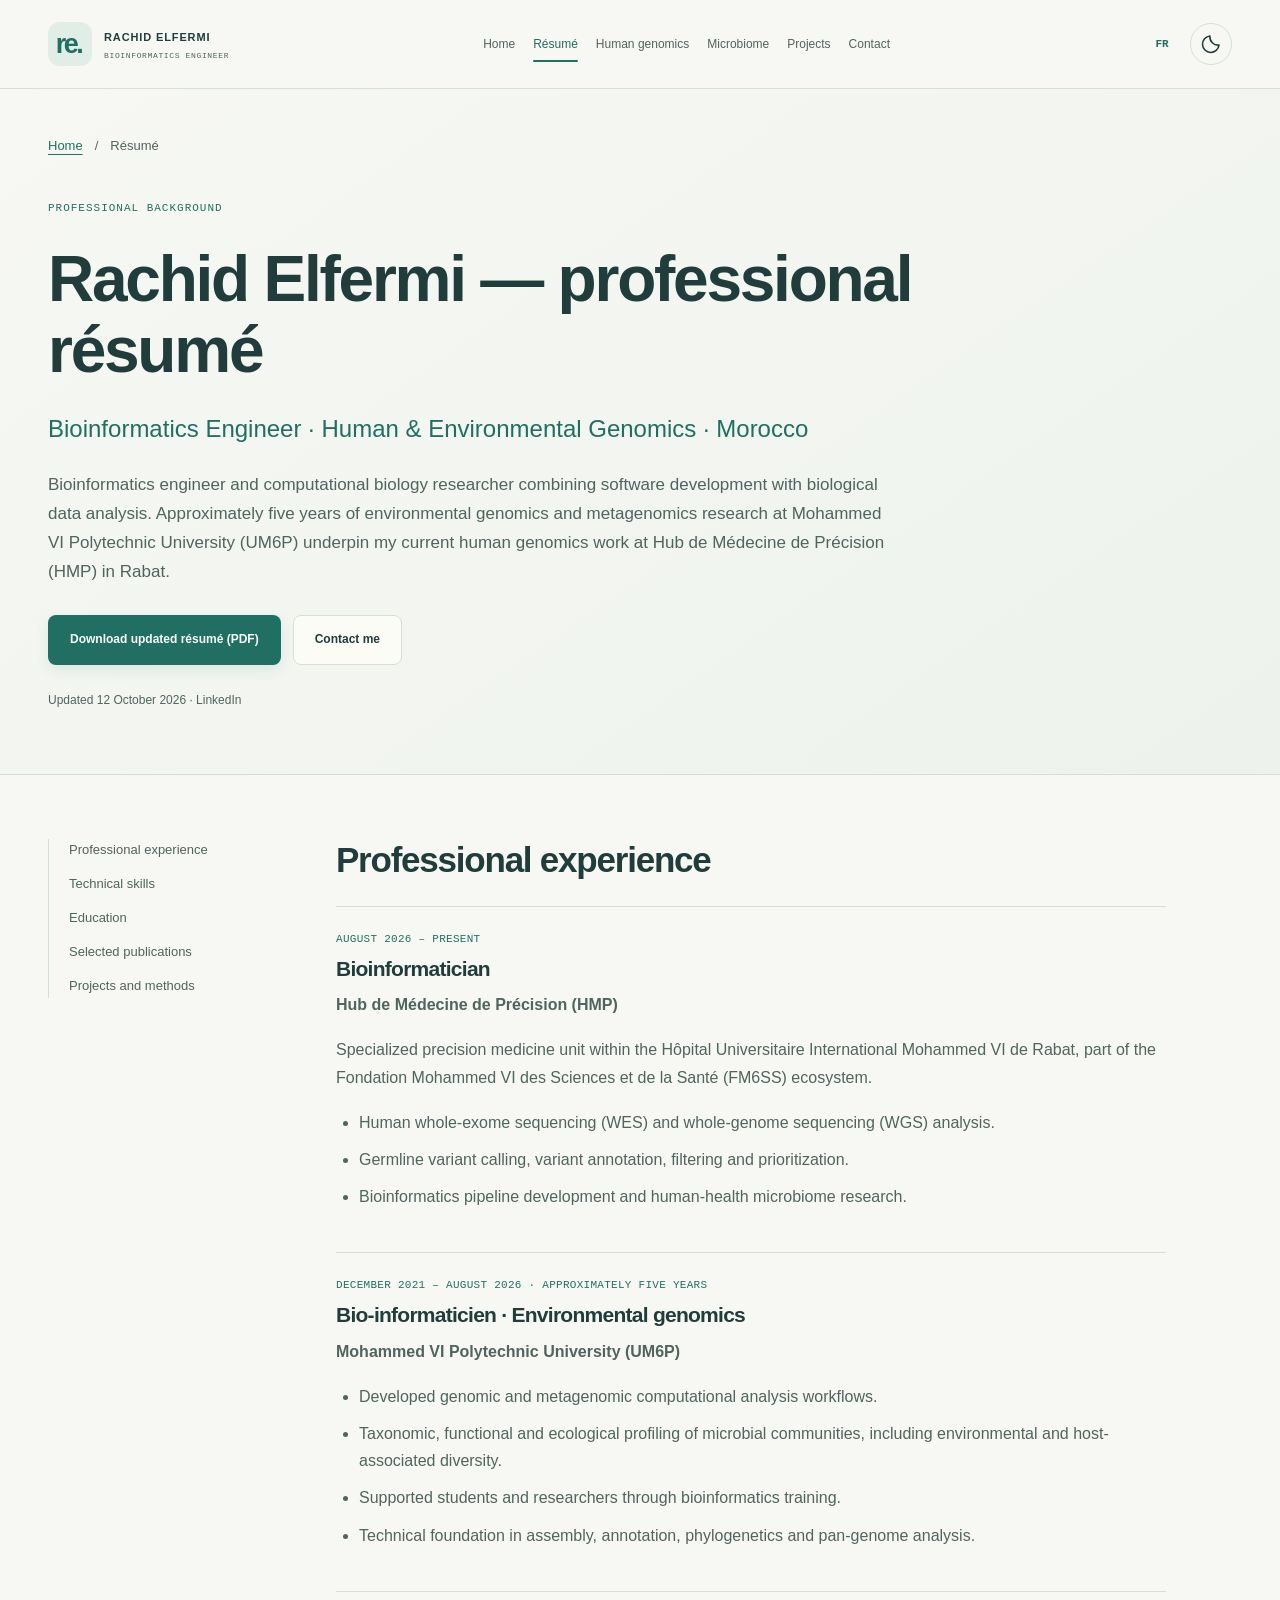
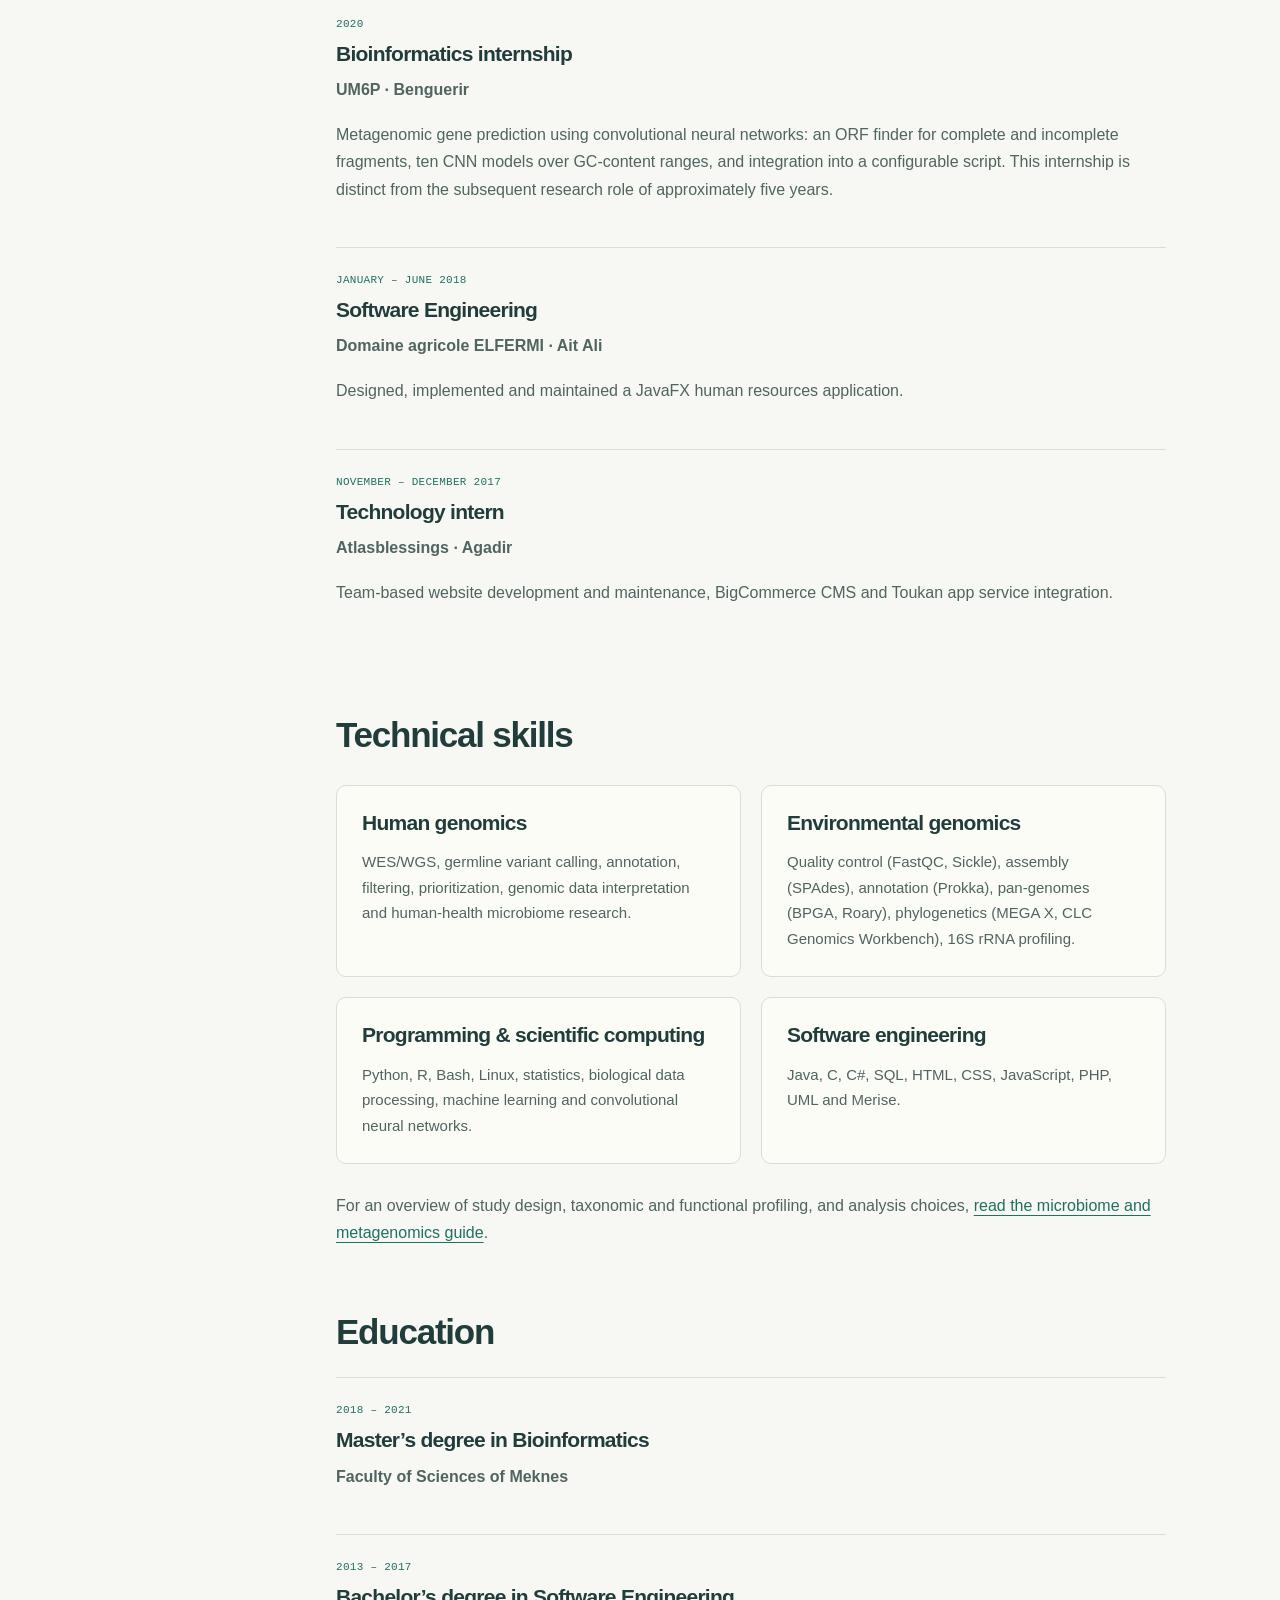
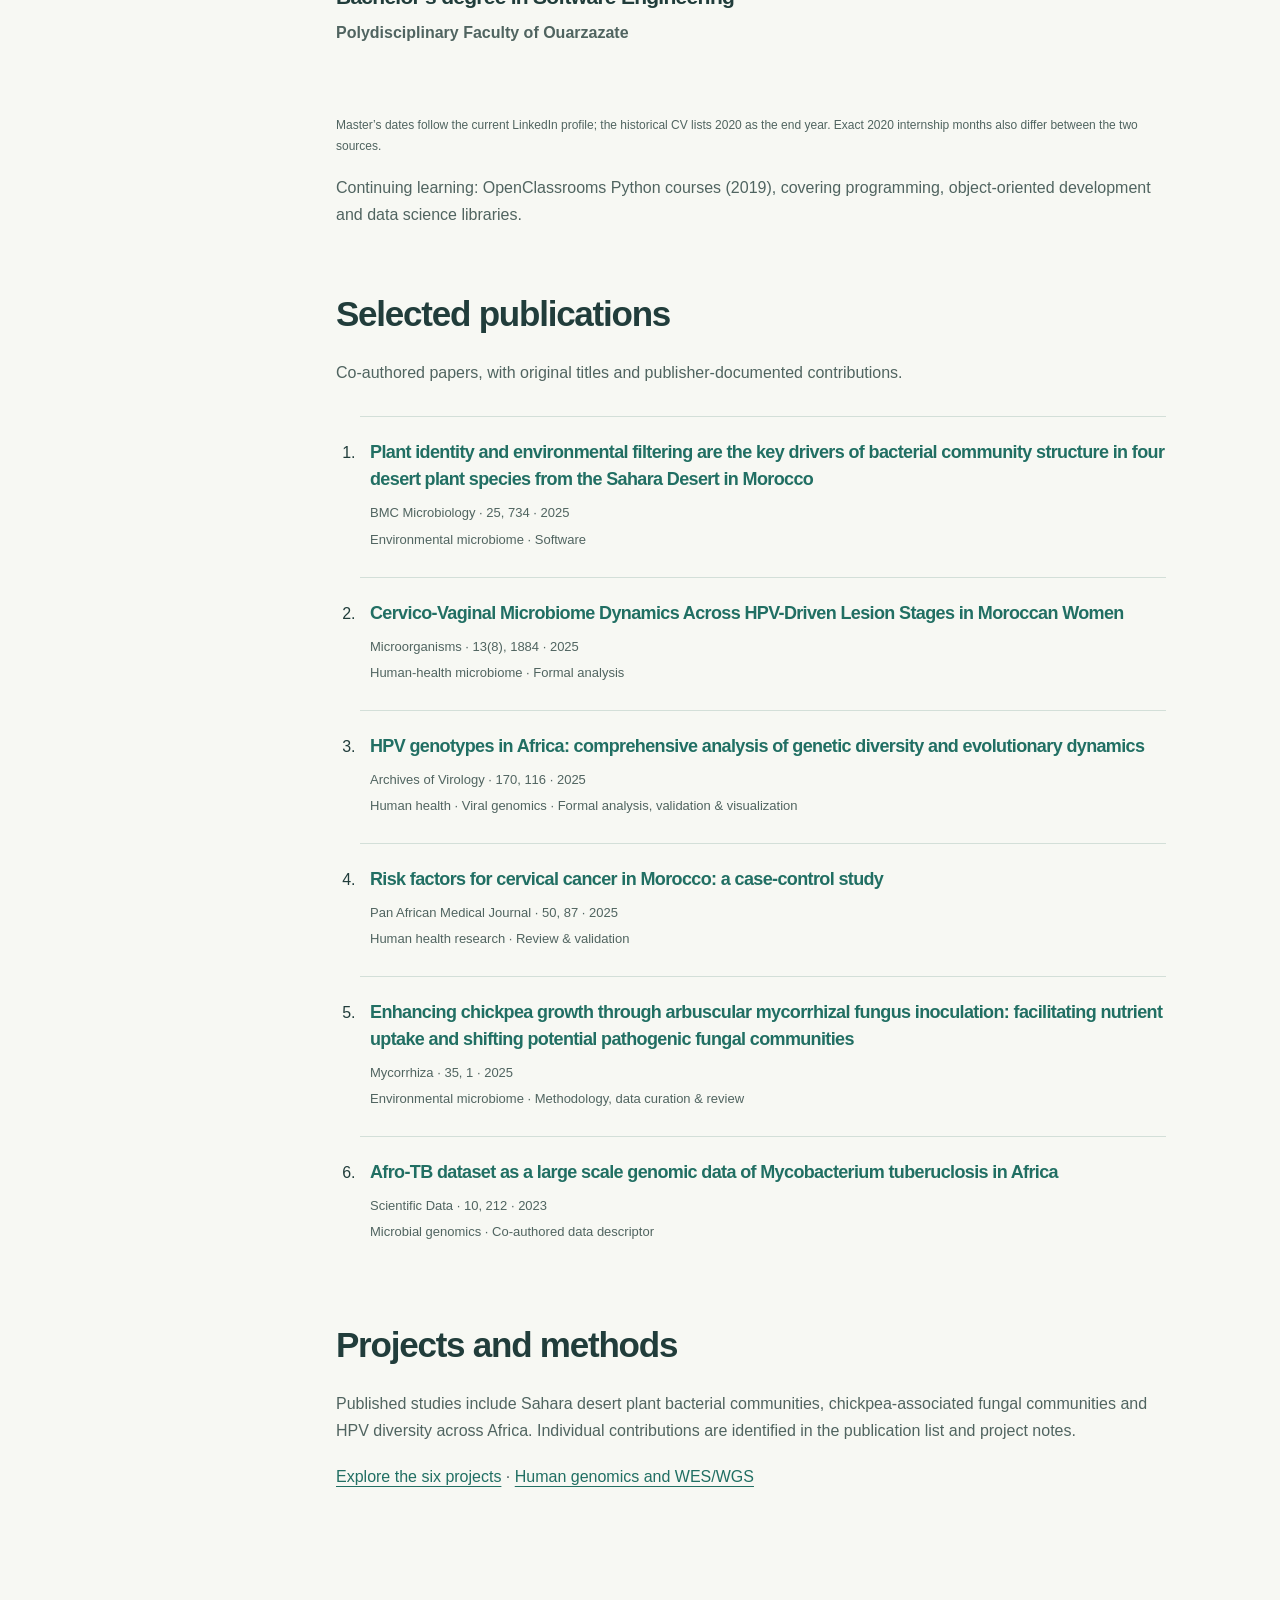
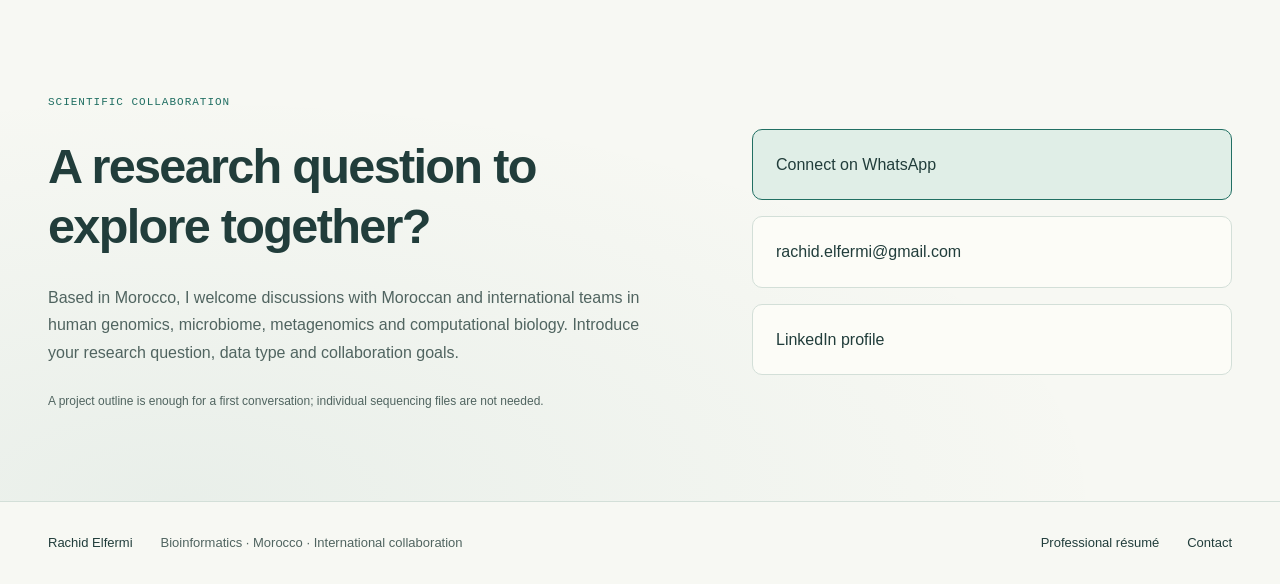
<file: resume/index.html>
<!doctype html>
<html lang="en" data-theme="light"><head><meta charset="utf-8"><meta name="viewport" content="width=device-width, initial-scale=1"><meta name="color-scheme" content="light dark"><meta name="theme-color" content="#f7f8f3">
<!-- SEO:START -->
<title>Rachid Elfermi — Bioinformatics Résumé &amp; Research</title>
<meta name="description" content="Résumé of Rachid Elfermi: current human genomics in Rabat, five years of UM6P environmental research, skills, publications and downloadable PDF.">
<meta name="author" content="Rachid Elfermi">
<link rel="canonical" href="https://rachidelfermi.github.io/rachid-elfermi-bioinformatics/resume/">
<link rel="alternate" hreflang="en" href="https://rachidelfermi.github.io/rachid-elfermi-bioinformatics/resume/">
<link rel="alternate" hreflang="fr" href="https://rachidelfermi.github.io/rachid-elfermi-bioinformatics/fr/cv/">
<link rel="alternate" hreflang="x-default" href="https://rachidelfermi.github.io/rachid-elfermi-bioinformatics/resume/">
<meta property="og:type" content="website">
<meta property="og:title" content="Rachid Elfermi — Bioinformatics Résumé &amp; Research">
<meta property="og:description" content="Résumé of Rachid Elfermi: current human genomics in Rabat, five years of UM6P environmental research, skills, publications and downloadable PDF.">
<meta property="og:url" content="https://rachidelfermi.github.io/rachid-elfermi-bioinformatics/resume/">
<meta property="og:site_name" content="Rachid Elfermi">
<meta property="og:locale" content="en_US">
<meta property="og:locale:alternate" content="fr_MA">
<meta property="og:image" content="https://rachidelfermi.github.io/rachid-elfermi-bioinformatics/assets/images/rachid-elfermi-bioinformatics-social.png">
<meta property="og:image:secure_url" content="https://rachidelfermi.github.io/rachid-elfermi-bioinformatics/assets/images/rachid-elfermi-bioinformatics-social.png">
<meta property="og:image:type" content="image/png">
<meta property="og:image:width" content="1200">
<meta property="og:image:height" content="630">
<meta property="og:image:alt" content="Rachid Elfermi — Bioinformatics, human and environmental genomics">
<meta name="twitter:card" content="summary_large_image">
<meta name="twitter:title" content="Rachid Elfermi — Bioinformatics Résumé &amp; Research">
<meta name="twitter:description" content="Résumé of Rachid Elfermi: current human genomics in Rabat, five years of UM6P environmental research, skills, publications and downloadable PDF.">
<meta name="twitter:image" content="https://rachidelfermi.github.io/rachid-elfermi-bioinformatics/assets/images/rachid-elfermi-bioinformatics-social.png">
<meta name="twitter:image:alt" content="Rachid Elfermi — Bioinformatics, human and environmental genomics">
<!-- SEO:END --><link rel="icon" href="../assets/icons/favicon.svg" type="image/svg+xml"><link rel="stylesheet" href="../css/style.css">
<script>
// Reserve the enhanced header layout before first paint. If the external
// script fails, restore the readable, script-free navigation on load.
document.documentElement.classList.add("js-pending");
window.addEventListener("load", () => {
  document.documentElement.classList.remove("js-pending");
}, { once: true });

      try {
        const savedTheme = localStorage.getItem("rachid-portfolio-theme");
        if (savedTheme === "light" || savedTheme === "dark")
          document.documentElement.dataset.theme = savedTheme;
      } catch (_) {
        /* The portfolio also works when browser storage is unavailable. */
      }
    </script><script src="../js/main.js" defer></script><!-- STRUCTURED:START -->
<script type="application/ld+json">{
  "@context": "https://schema.org",
  "@graph": [
    {
      "@type": "Person",
      "name": "Rachid Elfermi",
      "description": "Bioinformatics engineer at Hub de Médecine de Précision (HMP), within Hôpital Universitaire International Mohammed VI de Rabat and the Fondation Mohammed VI des Sciences et de la Santé (FM6SS) ecosystem, with approximately five years of environmental genomics and metagenomics research at UM6P.",
      "jobTitle": "Bioinformatician",
      "worksFor": {
        "@type": "Organization",
        "name": "Hub de Médecine de Précision (HMP)",
        "alternateName": "HMP",
        "description": "Specialized precision medicine unit within the Hôpital Universitaire International Mohammed VI de Rabat, part of the Fondation Mohammed VI des Sciences et de la Santé (FM6SS) ecosystem.",
        "parentOrganization": {
          "@type": "Hospital",
          "name": "Hôpital Universitaire International Mohammed VI de Rabat",
          "parentOrganization": {
            "@type": "Organization",
            "name": "Fondation Mohammed VI des Sciences et de la Santé (FM6SS)"
          }
        }
      },
      "email": "mailto:rachid.elfermi@gmail.com",
      "sameAs": [
        "https://www.linkedin.com/in/rachidelfermi/"
      ],
      "knowsAbout": [
        "Human genomics",
        "Whole-exome sequencing",
        "Whole-genome sequencing",
        "Environmental genomics",
        "Metagenomics",
        "Microbiome research",
        "Computational biology",
        "Python",
        "R",
        "Germline variant calling",
        "Variant annotation and prioritization",
        "Bioinformatics pipeline development"
      ],
      "alumniOf": [
        {
          "@type": "CollegeOrUniversity",
          "name": "Faculty of Sciences of Meknes"
        },
        {
          "@type": "CollegeOrUniversity",
          "name": "Polydisciplinary Faculty of Ouarzazate"
        }
      ],
      "@id": "https://rachidelfermi.github.io/rachid-elfermi-bioinformatics/#person",
      "homeLocation": {
        "@type": "Country",
        "name": "Morocco"
      },
      "workLocation": {
        "@type": "Place",
        "name": "Rabat, Morocco"
      },
      "url": "https://rachidelfermi.github.io/rachid-elfermi-bioinformatics/"
    },
    {
      "@type": "ProfilePage",
      "@id": "https://rachidelfermi.github.io/rachid-elfermi-bioinformatics/resume/#page",
      "name": "Rachid Elfermi — Bioinformatics Résumé & Research",
      "description": "Résumé of Rachid Elfermi: current human genomics in Rabat, five years of UM6P environmental research, skills, publications and downloadable PDF.",
      "inLanguage": "en",
      "isPartOf": {
        "@id": "https://rachidelfermi.github.io/rachid-elfermi-bioinformatics/#website"
      },
      "mainEntity": {
        "@id": "https://rachidelfermi.github.io/rachid-elfermi-bioinformatics/#person"
      },
      "url": "https://rachidelfermi.github.io/rachid-elfermi-bioinformatics/resume/"
    },
    {
      "@type": "BreadcrumbList",
      "@id": "https://rachidelfermi.github.io/rachid-elfermi-bioinformatics/resume/#breadcrumbs",
      "itemListElement": [
        {
          "@type": "ListItem",
          "position": 1,
          "name": "Home",
          "item": "https://rachidelfermi.github.io/rachid-elfermi-bioinformatics/"
        },
        {
          "@type": "ListItem",
          "position": 2,
          "name": "Rachid Elfermi — Bioinformatics Résumé & Research",
          "item": "https://rachidelfermi.github.io/rachid-elfermi-bioinformatics/resume/"
        }
      ]
    }
  ]
}</script>
<!-- STRUCTURED:END --></head><body><a class="skip-link" href="#main-content">Skip to content</a><svg aria-hidden="true" class="icon-definitions" xmlns="http://www.w3.org/2000/svg">
<defs>
<symbol id="i-arrow" viewbox="0 0 24 24">
<path d="M5 12h14m-6-6 6 6-6 6"></path>
</symbol>
<symbol id="i-external" viewbox="0 0 24 24">
<path d="M7 17 17 7M7 7h10v10"></path>
</symbol>
<symbol id="i-download" viewbox="0 0 24 24">
<path d="M12 3v12m-4-4 4 4 4-4M4 16v4h16v-4"></path>
</symbol>
<symbol id="i-mail" viewbox="0 0 24 24">
<rect height="14" rx="2" width="18" x="3" y="5"></rect>
<path d="m3 6 9 7 9-7"></path>
</symbol>
<symbol id="i-linkedin" viewbox="0 0 24 24">
<rect height="18" rx="3" width="18" x="3" y="3"></rect>
<path d="M7 10v7m0-10v.1M11 17v-7m0 3a3 3 0 0 1 6 0v4"></path>
</symbol>
<symbol id="i-dna" viewbox="0 0 24 24">
<path d="M6 2c0 8 12 12 12 20M18 2c0 8-12 12-12 20M7 5h10M10 9h4M10 15h4M7 19h10"></path>
</symbol>
<symbol id="i-leaf" viewbox="0 0 24 24">
<path d="M20 3C8 2 2 8 5 15s15 5 15-12ZM4 21 16 8M9 16v-5m0 5h5"></path>
</symbol>
<symbol id="i-code" viewbox="0 0 24 24">
<path d="m7 7-5 5 5 5m10-10 5 5-5 5M14 4l-4 16"></path>
</symbol>
<symbol id="i-sun" viewbox="0 0 24 24">
<circle cx="12" cy="12" r="4"></circle>
<path d="M12 2v2m0 16v2M2 12h2m16 0h2M5 5l1 1m12 12 1 1M5 19l1-1M18 6l1-1"></path>
</symbol>
<symbol id="i-moon" viewbox="0 0 24 24">
<path d="M20.7 13.2A9 9 0 0 1 10.8 3.3 9 9 0 1 0 20.7 13.2Z"></path>
</symbol>
<symbol id="i-copy" viewbox="0 0 24 24">
<rect height="12" rx="2" width="12" x="8" y="8"></rect>
<path d="M16 8V4H4v12h4"></path>
</symbol>
<symbol id="i-whatsapp" viewbox="0 0 24 24">
<path d="M20.5 11.6a8.5 8.5 0 0 1-12.8 7.3L3 20l1.2-4.5a8.5 8.5 0 1 1 16.3-3.9Z"></path>
<path d="m8 7 1.5-.2 1.1 2.5-.9 1.1c.7 1.5 1.7 2.4 3.2 3.1l1.1-1 2.5 1.2-.1 1.4c-.3 1.5-2.2 1.8-4.1.9-3.5-1.5-6.2-5-5.2-7.8.2-.6.5-1 1-1.2Z"></path>
</symbol>
</defs>
</svg><header class="site-header"><div class="header-inner container">
<a class="brand" href="../" aria-label="Rachid Elfermi, home"><span class="brand-mark">re<span>.</span></span><span class="brand-text">RACHID ELFERMI<small>BIOINFORMATICS ENGINEER</small></span></a>
<nav id="primary-navigation" class="primary-navigation" aria-label="Main navigation"><a href="../">Home</a><a href="./" aria-current="page">Résumé</a><a href="../human-genomics/">Human genomics</a><a href="../microbiome-metagenomics/">Microbiome</a><a href="../#projects">Projects</a><a href="../#contact">Contact</a></nav>
<div class="header-controls"><a class="language-switch" href="../fr/cv/" lang="fr" hreflang="fr" aria-label="Lire cette page en français">FR</a>
<button id="theme-toggle" hidden class="icon-button" type="button" aria-label="Switch to dark theme" aria-pressed="false"><svg class="icon theme-sun" aria-hidden="true"><use href="#i-sun"/></svg><svg class="icon theme-moon" aria-hidden="true"><use href="#i-moon"/></svg></button>
<button id="menu-toggle" hidden class="menu-toggle icon-button" type="button" aria-label="Open navigation" aria-controls="primary-navigation" aria-expanded="false"><span></span><span></span><span></span></button></div></div><div id="scroll-progress" class="scroll-progress" aria-hidden="true"></div></header><main id="main-content"><section class="page-hero"><div class="container"><nav class="breadcrumbs" aria-label="Breadcrumb"><a href="../">Home</a><span aria-hidden="true">/</span><span>Résumé</span></nav><p class="eyebrow">PROFESSIONAL BACKGROUND</p><h1>Rachid Elfermi — professional résumé</h1><p class="page-lead">Bioinformatics Engineer · Human & Environmental Genomics · Morocco</p><p class="page-summary">Bioinformatics engineer and computational biology researcher combining software development with biological data analysis. Approximately five years of environmental genomics and metagenomics research at Mohammed VI Polytechnic University (UM6P) underpin my current human genomics work at Hub de Médecine de Précision (HMP) in Rabat.</p><div class="page-actions"><a class="button button-primary" href="../output/pdf/rachid-elfermi-bioinformatics-resume-en.pdf" download>Download updated résumé (PDF)</a><a class="button button-outline" href="mailto:rachid.elfermi@gmail.com">Contact me</a></div><p class="section-footnote">Updated 12 October 2026 · <a href="https://www.linkedin.com/in/rachidelfermi/">LinkedIn</a></p></div></section>
<div class="container reading-layout"><aside class="page-toc" aria-label="On this page"><a href="#experience">Professional experience</a><a href="#skills">Technical skills</a><a href="#education">Education</a><a href="#publications">Selected publications</a><a href="#projects">Projects and methods</a></aside><div class="reading-content">
<section id="experience" class="article-section"><h2>Professional experience</h2><article class="resume-entry"><p class="resume-date">AUGUST 2026 – PRESENT</p><h3>Bioinformatician</h3><p class="resume-org">Hub de Médecine de Précision (HMP)</p><p>Specialized precision medicine unit within the Hôpital Universitaire International Mohammed VI de Rabat, part of the Fondation Mohammed VI des Sciences et de la Santé (FM6SS) ecosystem.</p><ul><li>Human whole-exome sequencing (WES) and whole-genome sequencing (WGS) analysis.</li><li>Germline variant calling, variant annotation, filtering and prioritization.</li><li>Bioinformatics pipeline development and human-health microbiome research.</li></ul></article><article class="resume-entry"><p class="resume-date">DECEMBER 2021 – AUGUST 2026 · APPROXIMATELY FIVE YEARS</p><h3>Bio-informaticien · Environmental genomics</h3><p class="resume-org">Mohammed VI Polytechnic University (UM6P)</p><ul><li>Developed genomic and metagenomic computational analysis workflows.</li><li>Taxonomic, functional and ecological profiling of microbial communities, including environmental and host-associated diversity.</li><li>Supported students and researchers through bioinformatics training.</li><li>Technical foundation in assembly, annotation, phylogenetics and pan-genome analysis.</li></ul></article><article class="resume-entry"><p class="resume-date">2020</p><h3>Bioinformatics internship</h3><p class="resume-org">UM6P · Benguerir</p><p>Metagenomic gene prediction using convolutional neural networks: an ORF finder for complete and incomplete fragments, ten CNN models over GC-content ranges, and integration into a configurable script. This internship is distinct from the subsequent research role of approximately five years.</p></article><article class="resume-entry"><p class="resume-date">JANUARY – JUNE 2018</p><h3>Software Engineering</h3><p class="resume-org">Domaine agricole ELFERMI · Ait Ali</p><p>Designed, implemented and maintained a JavaFX human resources application.</p></article><article class="resume-entry"><p class="resume-date">NOVEMBER – DECEMBER 2017</p><h3>Technology intern</h3><p class="resume-org">Atlasblessings · Agadir</p><p>Team-based website development and maintenance, BigCommerce CMS and Toukan app service integration.</p></article></section>
<section id="skills" class="article-section"><h2>Technical skills</h2><div class="knowledge-grid"><article class="knowledge-card"><h3>Human genomics</h3><p>WES/WGS, germline variant calling, annotation, filtering, prioritization, genomic data interpretation and human-health microbiome research.</p></article><article class="knowledge-card"><h3>Environmental genomics</h3><p>Quality control (FastQC, Sickle), assembly (SPAdes), annotation (Prokka), pan-genomes (BPGA, Roary), phylogenetics (MEGA X, CLC Genomics Workbench), 16S rRNA profiling.</p></article><article class="knowledge-card"><h3>Programming & scientific computing</h3><p>Python, R, Bash, Linux, statistics, biological data processing, machine learning and convolutional neural networks.</p></article><article class="knowledge-card"><h3>Software engineering</h3><p>Java, C, C#, SQL, HTML, CSS, JavaScript, PHP, UML and Merise.</p></article></div><p>For an overview of study design, taxonomic and functional profiling, and analysis choices, <a href="../microbiome-metagenomics/">read the microbiome and metagenomics guide</a>.</p></section>
<section id="education" class="article-section"><h2>Education</h2><article class="resume-entry"><p class="resume-date">2018 – 2021</p><h3>Master’s degree in Bioinformatics</h3><p class="resume-org">Faculty of Sciences of Meknes</p></article><article class="resume-entry"><p class="resume-date">2013 – 2017</p><h3>Bachelor’s degree in Software Engineering</h3><p class="resume-org">Polydisciplinary Faculty of Ouarzazate</p></article><p class="section-footnote">Master’s dates follow the current LinkedIn profile; the historical CV lists 2020 as the end year. Exact 2020 internship months also differ between the two sources.</p><p>Continuing learning: OpenClassrooms Python courses (2019), covering programming, object-oriented development and data science libraries.</p></section>
<section id="publications" class="article-section"><h2>Selected publications</h2><p>Co-authored papers, with original titles and publisher-documented contributions.</p><ol class="citation-list"><li><h3><a href="https://doi.org/10.1186/s12866-025-04463-w" lang="en">Plant identity and environmental filtering are the key
                    drivers of bacterial community structure in four desert
                    plant species from the Sahara Desert in Morocco</a></h3><p>BMC Microbiology · 25, 734 · 2025</p><p>Environmental microbiome · Software</p></li><li><h3><a href="https://doi.org/10.3390/microorganisms13081884" lang="en">Cervico-Vaginal Microbiome Dynamics Across HPV-Driven
                    Lesion Stages in Moroccan Women</a></h3><p>Microorganisms · 13(8), 1884 · 2025</p><p>Human-health microbiome · Formal analysis</p></li><li><h3><a href="https://doi.org/10.1007/s00705-025-06299-1" lang="en">HPV genotypes in Africa: comprehensive analysis of genetic
                    diversity and evolutionary dynamics</a></h3><p>Archives of Virology · 170, 116 · 2025</p><p>Human health · Viral genomics · Formal analysis, validation
                  &amp; visualization</p></li><li><h3><a href="https://doi.org/10.11604/pamj.2025.50.87.45024" lang="en">Risk factors for cervical cancer in Morocco: a case-control
                    study</a></h3><p>Pan African Medical Journal · 50, 87 · 2025</p><p>Human health research · Review &amp; validation</p></li><li><h3><a href="https://doi.org/10.1007/s00572-024-01174-4" lang="en">Enhancing chickpea growth through arbuscular mycorrhizal
                    fungus inoculation: facilitating nutrient uptake and
                    shifting potential pathogenic fungal communities</a></h3><p>Mycorrhiza · 35, 1 · 2025</p><p>Environmental microbiome · Methodology, data curation &amp;
                  review</p></li><li><h3><a href="https://doi.org/10.1038/s41597-023-02112-3" lang="en">Afro-TB dataset as a large scale genomic data of
                    Mycobacterium tuberuclosis in Africa</a></h3><p>Scientific Data · 10, 212 · 2023</p><p>Microbial genomics · Co-authored data descriptor</p></li></ol></section>
<section id="projects" class="article-section"><h2>Projects and methods</h2><p>Published studies include Sahara desert plant bacterial communities, chickpea-associated fungal communities and HPV diversity across Africa. Individual contributions are identified in the publication list and project notes.</p><p><a href="../#projects">Explore the six projects</a> · <a href="../human-genomics/">Human genomics and WES/WGS</a></p></section>
</div></div><section id="contact" class="section contact-section section-anchor" aria-labelledby="contact-title"><div class="container contact-grid"><div><p class="eyebrow">SCIENTIFIC COLLABORATION</p><h2 id="contact-title">A research question to explore together?</h2><p class="section-summary">Based in Morocco, I welcome discussions with Moroccan and international teams in human genomics, microbiome, metagenomics and computational biology. Introduce your research question, data type and collaboration goals.</p><p class="section-footnote">A project outline is enough for a first conversation; individual sequencing files are not needed.</p></div><div class="contact-options"><a class="contact-option whatsapp-option" href="https://wa.me/212694231924?text=Hello%20Rachid%2C%20I%20visited%20your%20portfolio%20and%20would%20like%20to%20get%20in%20touch." target="_blank" rel="noopener noreferrer"><span>Connect on WhatsApp</span></a><a class="contact-option" href="mailto:rachid.elfermi@gmail.com"><span>rachid.elfermi@gmail.com</span></a><a class="contact-option" href="https://www.linkedin.com/in/rachidelfermi/" target="_blank" rel="noopener noreferrer"><span>LinkedIn profile</span></a></div></div></section></main><footer class="site-footer"><div class="container page-footer"><a href="../">Rachid Elfermi</a><p>Bioinformatics · Morocco · International collaboration</p><a href="./">Professional résumé</a><a href="../#contact">Contact</a></div></footer></body></html>
</file>
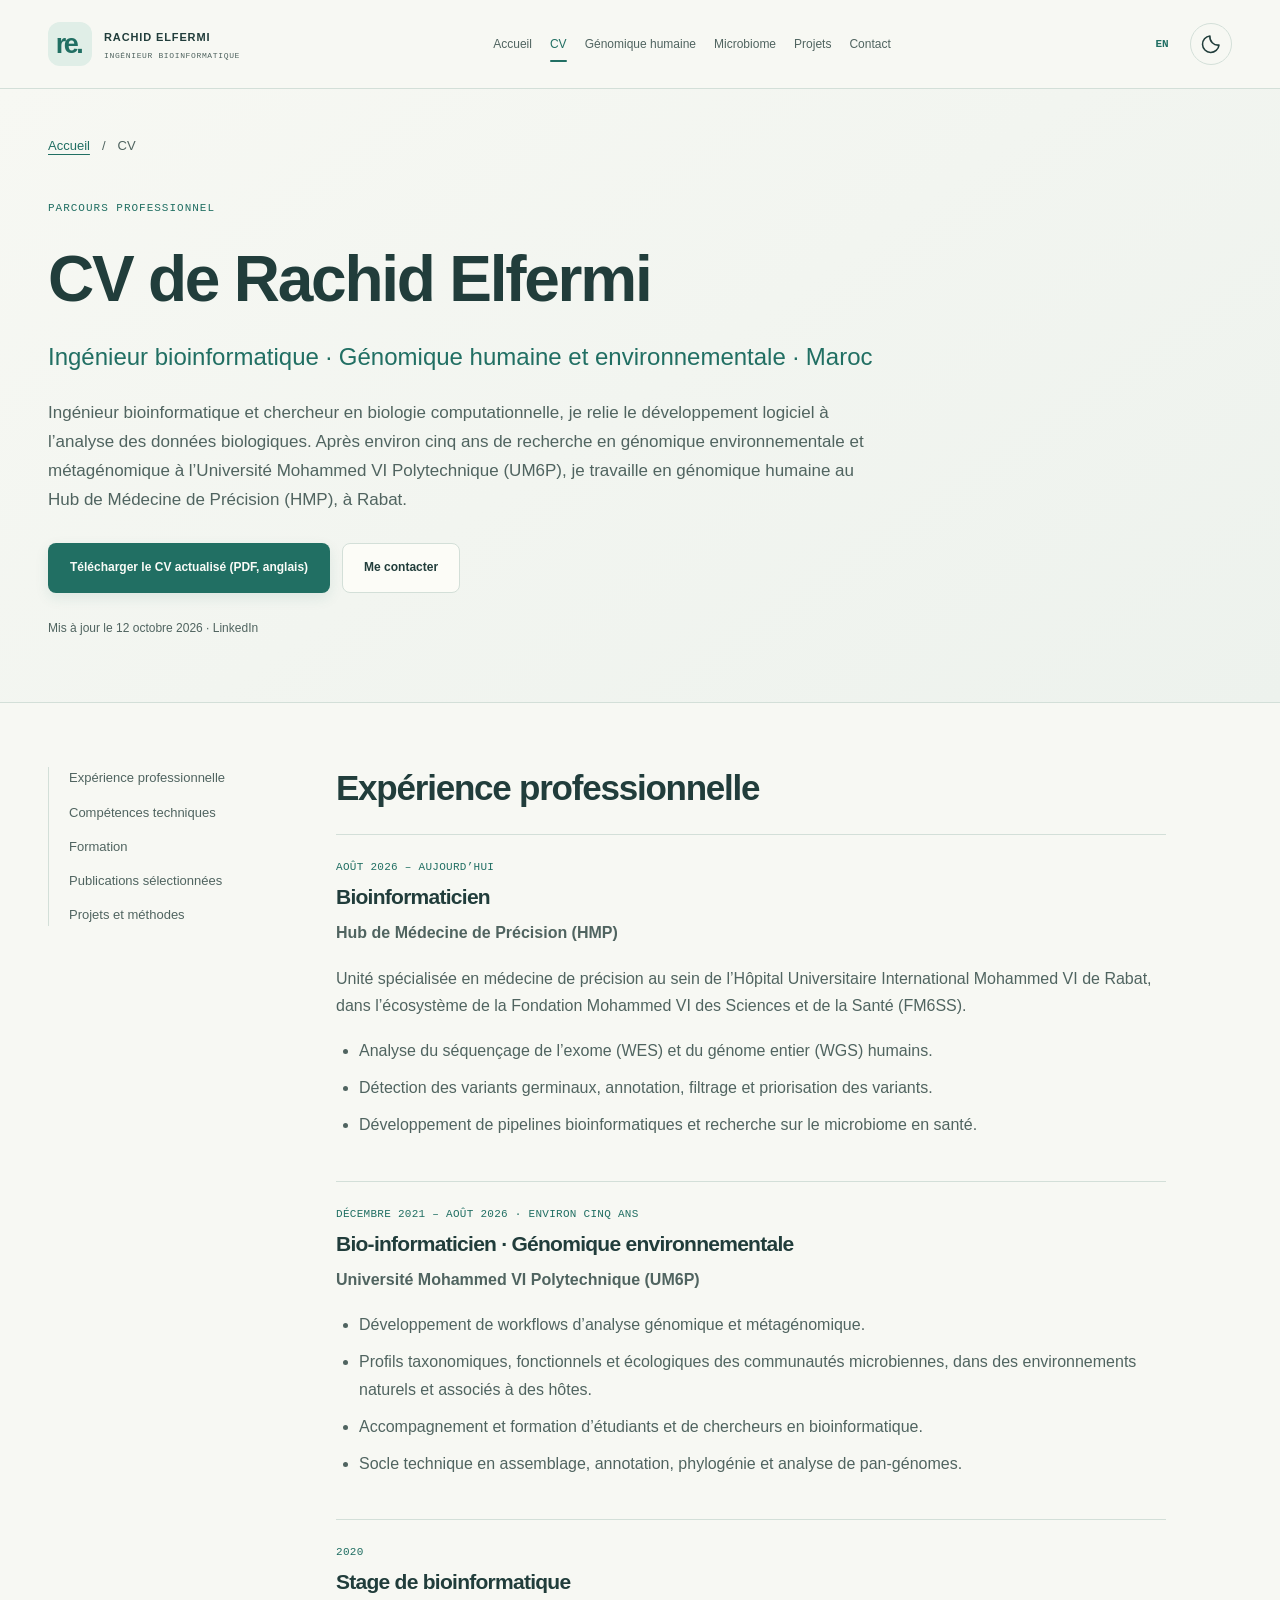
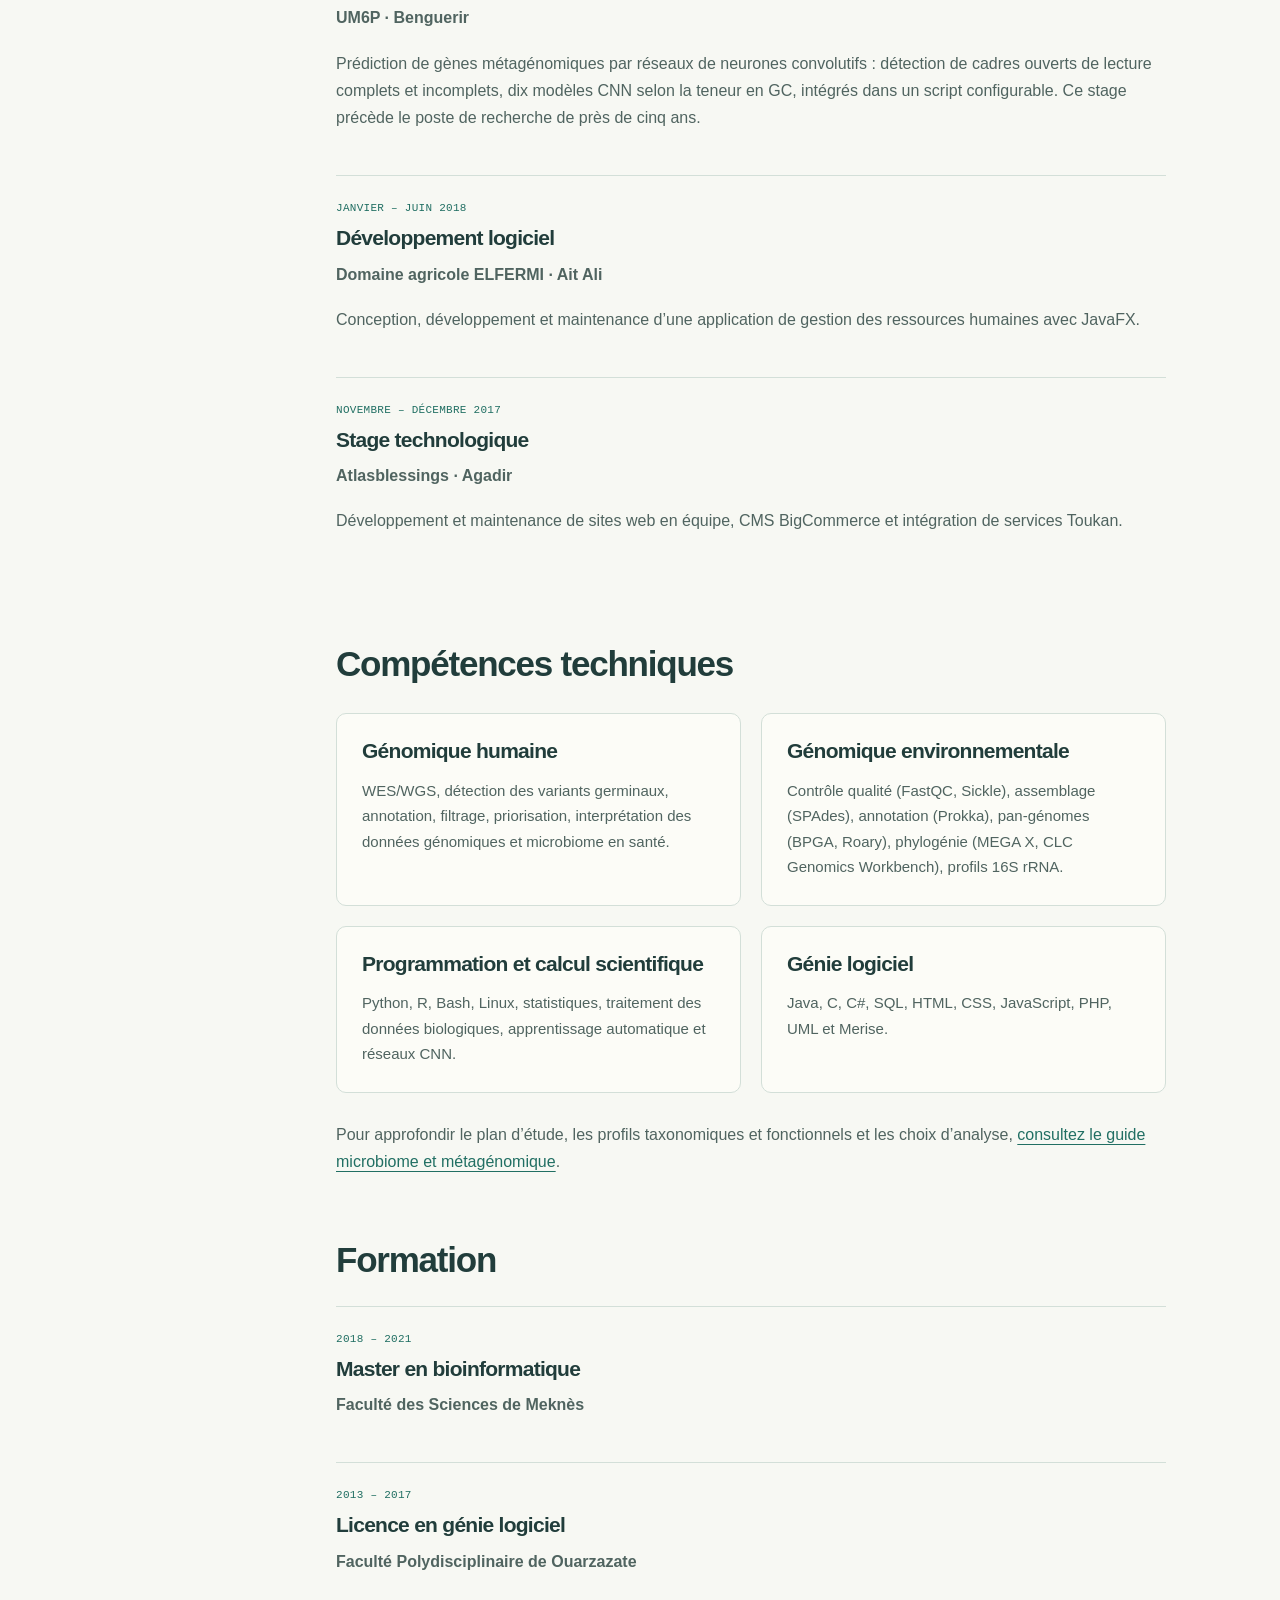
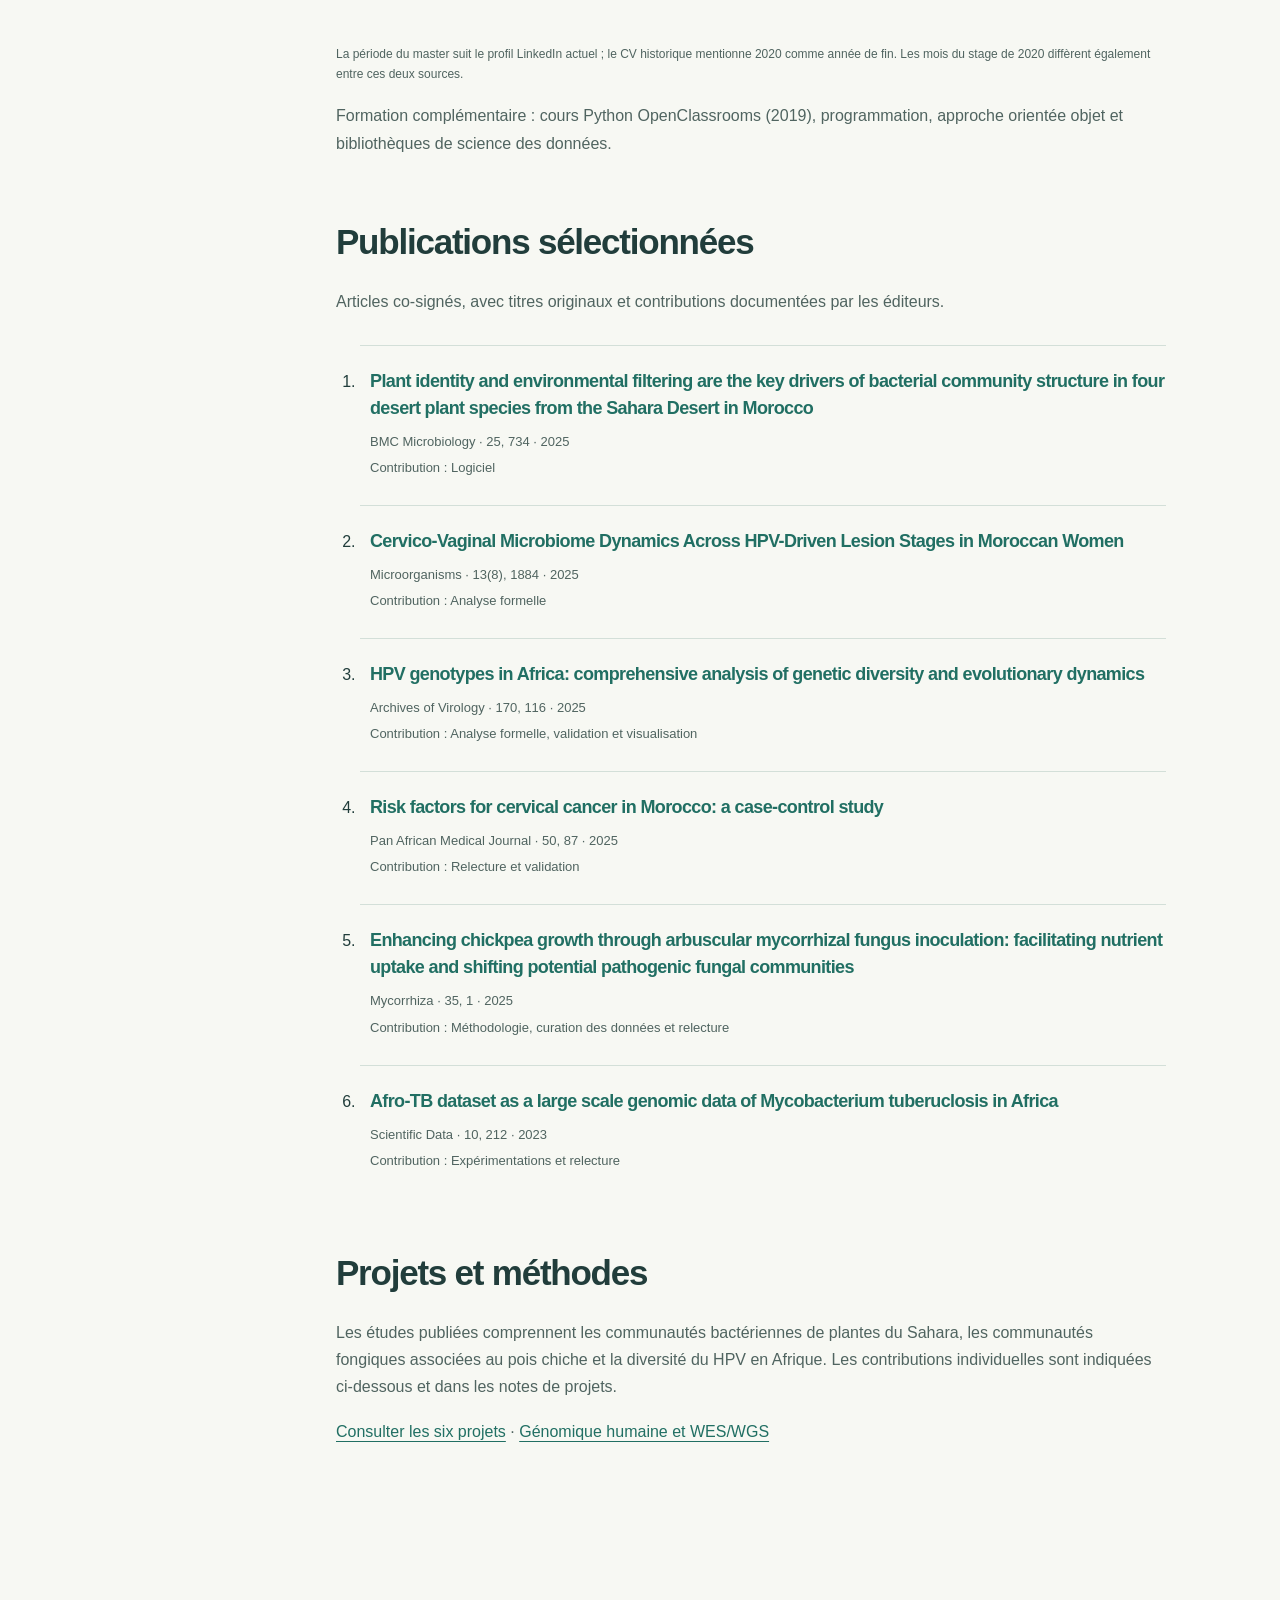
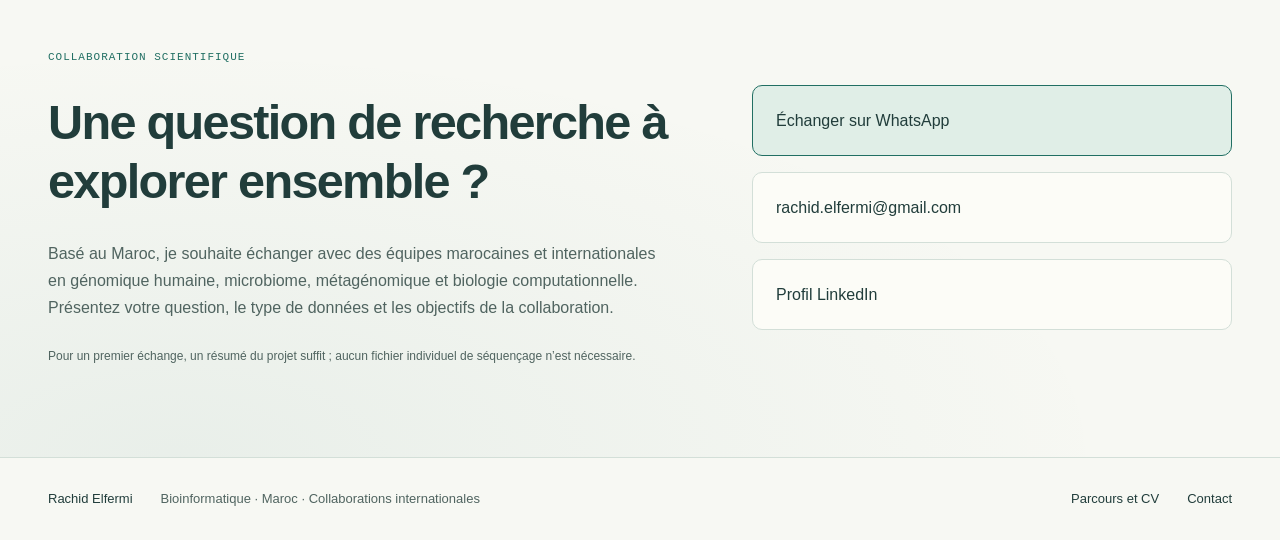
<file: fr/cv/index.html>
<!doctype html>
<html lang="fr" data-theme="light"><head><meta charset="utf-8"><meta name="viewport" content="width=device-width, initial-scale=1"><meta name="color-scheme" content="light dark"><meta name="theme-color" content="#f7f8f3">
<!-- SEO:START -->
<title>CV de Rachid Elfermi | Ingénieur bioinformatique</title>
<meta name="description" content="Parcours de Rachid Elfermi : génomique humaine à Rabat, cinq ans de recherche environnementale à l’UM6P, compétences, publications et CV PDF.">
<meta name="author" content="Rachid Elfermi">
<link rel="canonical" href="https://rachidelfermi.github.io/rachid-elfermi-bioinformatics/fr/cv/">
<link rel="alternate" hreflang="en" href="https://rachidelfermi.github.io/rachid-elfermi-bioinformatics/resume/">
<link rel="alternate" hreflang="fr" href="https://rachidelfermi.github.io/rachid-elfermi-bioinformatics/fr/cv/">
<link rel="alternate" hreflang="x-default" href="https://rachidelfermi.github.io/rachid-elfermi-bioinformatics/resume/">
<meta property="og:type" content="website">
<meta property="og:title" content="CV de Rachid Elfermi | Ingénieur bioinformatique">
<meta property="og:description" content="Parcours de Rachid Elfermi : génomique humaine à Rabat, cinq ans de recherche environnementale à l’UM6P, compétences, publications et CV PDF.">
<meta property="og:url" content="https://rachidelfermi.github.io/rachid-elfermi-bioinformatics/fr/cv/">
<meta property="og:site_name" content="Rachid Elfermi">
<meta property="og:locale" content="fr_MA">
<meta property="og:locale:alternate" content="en_US">
<meta property="og:image" content="https://rachidelfermi.github.io/rachid-elfermi-bioinformatics/assets/images/rachid-elfermi-bioinformatics-social.png">
<meta property="og:image:secure_url" content="https://rachidelfermi.github.io/rachid-elfermi-bioinformatics/assets/images/rachid-elfermi-bioinformatics-social.png">
<meta property="og:image:type" content="image/png">
<meta property="og:image:width" content="1200">
<meta property="og:image:height" content="630">
<meta property="og:image:alt" content="Rachid Elfermi — Bioinformatics, human and environmental genomics">
<meta name="twitter:card" content="summary_large_image">
<meta name="twitter:title" content="CV de Rachid Elfermi | Ingénieur bioinformatique">
<meta name="twitter:description" content="Parcours de Rachid Elfermi : génomique humaine à Rabat, cinq ans de recherche environnementale à l’UM6P, compétences, publications et CV PDF.">
<meta name="twitter:image" content="https://rachidelfermi.github.io/rachid-elfermi-bioinformatics/assets/images/rachid-elfermi-bioinformatics-social.png">
<meta name="twitter:image:alt" content="Rachid Elfermi — Bioinformatics, human and environmental genomics">
<!-- SEO:END --><link rel="icon" href="../../assets/icons/favicon.svg" type="image/svg+xml"><link rel="stylesheet" href="../../css/style.css">
<script>
// Reserve the enhanced header layout before first paint. If the external
// script fails, restore the readable, script-free navigation on load.
document.documentElement.classList.add("js-pending");
window.addEventListener("load", () => {
  document.documentElement.classList.remove("js-pending");
}, { once: true });

      try {
        const savedTheme = localStorage.getItem("rachid-portfolio-theme");
        if (savedTheme === "light" || savedTheme === "dark")
          document.documentElement.dataset.theme = savedTheme;
      } catch (_) {
        /* The portfolio also works when browser storage is unavailable. */
      }
    </script><script src="../../js/main.js" defer></script><!-- STRUCTURED:START -->
<script type="application/ld+json">{
  "@context": "https://schema.org",
  "@graph": [
    {
      "@type": "Person",
      "name": "Rachid Elfermi",
      "description": "Bioinformatics engineer at Hub de Médecine de Précision (HMP), within Hôpital Universitaire International Mohammed VI de Rabat and the Fondation Mohammed VI des Sciences et de la Santé (FM6SS) ecosystem, with approximately five years of environmental genomics and metagenomics research at UM6P.",
      "jobTitle": "Bioinformatician",
      "worksFor": {
        "@type": "Organization",
        "name": "Hub de Médecine de Précision (HMP)",
        "alternateName": "HMP",
        "description": "Specialized precision medicine unit within the Hôpital Universitaire International Mohammed VI de Rabat, part of the Fondation Mohammed VI des Sciences et de la Santé (FM6SS) ecosystem.",
        "parentOrganization": {
          "@type": "Hospital",
          "name": "Hôpital Universitaire International Mohammed VI de Rabat",
          "parentOrganization": {
            "@type": "Organization",
            "name": "Fondation Mohammed VI des Sciences et de la Santé (FM6SS)"
          }
        }
      },
      "email": "mailto:rachid.elfermi@gmail.com",
      "sameAs": [
        "https://www.linkedin.com/in/rachidelfermi/"
      ],
      "knowsAbout": [
        "Human genomics",
        "Whole-exome sequencing",
        "Whole-genome sequencing",
        "Environmental genomics",
        "Metagenomics",
        "Microbiome research",
        "Computational biology",
        "Python",
        "R",
        "Germline variant calling",
        "Variant annotation and prioritization",
        "Bioinformatics pipeline development"
      ],
      "alumniOf": [
        {
          "@type": "CollegeOrUniversity",
          "name": "Faculty of Sciences of Meknes"
        },
        {
          "@type": "CollegeOrUniversity",
          "name": "Polydisciplinary Faculty of Ouarzazate"
        }
      ],
      "@id": "https://rachidelfermi.github.io/rachid-elfermi-bioinformatics/#person",
      "homeLocation": {
        "@type": "Country",
        "name": "Morocco"
      },
      "workLocation": {
        "@type": "Place",
        "name": "Rabat, Morocco"
      },
      "url": "https://rachidelfermi.github.io/rachid-elfermi-bioinformatics/"
    },
    {
      "@type": "ProfilePage",
      "@id": "https://rachidelfermi.github.io/rachid-elfermi-bioinformatics/fr/cv/#page",
      "name": "CV de Rachid Elfermi | Ingénieur bioinformatique",
      "description": "Parcours de Rachid Elfermi : génomique humaine à Rabat, cinq ans de recherche environnementale à l’UM6P, compétences, publications et CV PDF.",
      "inLanguage": "fr",
      "isPartOf": {
        "@id": "https://rachidelfermi.github.io/rachid-elfermi-bioinformatics/#website"
      },
      "mainEntity": {
        "@id": "https://rachidelfermi.github.io/rachid-elfermi-bioinformatics/#person"
      },
      "url": "https://rachidelfermi.github.io/rachid-elfermi-bioinformatics/fr/cv/"
    },
    {
      "@type": "BreadcrumbList",
      "@id": "https://rachidelfermi.github.io/rachid-elfermi-bioinformatics/fr/cv/#breadcrumbs",
      "itemListElement": [
        {
          "@type": "ListItem",
          "position": 1,
          "name": "Accueil",
          "item": "https://rachidelfermi.github.io/rachid-elfermi-bioinformatics/fr/"
        },
        {
          "@type": "ListItem",
          "position": 2,
          "name": "CV de Rachid Elfermi | Ingénieur bioinformatique",
          "item": "https://rachidelfermi.github.io/rachid-elfermi-bioinformatics/fr/cv/"
        }
      ]
    }
  ]
}</script>
<!-- STRUCTURED:END --></head><body><a class="skip-link" href="#main-content">Aller au contenu</a><svg aria-hidden="true" class="icon-definitions" xmlns="http://www.w3.org/2000/svg">
<defs>
<symbol id="i-arrow" viewbox="0 0 24 24">
<path d="M5 12h14m-6-6 6 6-6 6"></path>
</symbol>
<symbol id="i-external" viewbox="0 0 24 24">
<path d="M7 17 17 7M7 7h10v10"></path>
</symbol>
<symbol id="i-download" viewbox="0 0 24 24">
<path d="M12 3v12m-4-4 4 4 4-4M4 16v4h16v-4"></path>
</symbol>
<symbol id="i-mail" viewbox="0 0 24 24">
<rect height="14" rx="2" width="18" x="3" y="5"></rect>
<path d="m3 6 9 7 9-7"></path>
</symbol>
<symbol id="i-linkedin" viewbox="0 0 24 24">
<rect height="18" rx="3" width="18" x="3" y="3"></rect>
<path d="M7 10v7m0-10v.1M11 17v-7m0 3a3 3 0 0 1 6 0v4"></path>
</symbol>
<symbol id="i-dna" viewbox="0 0 24 24">
<path d="M6 2c0 8 12 12 12 20M18 2c0 8-12 12-12 20M7 5h10M10 9h4M10 15h4M7 19h10"></path>
</symbol>
<symbol id="i-leaf" viewbox="0 0 24 24">
<path d="M20 3C8 2 2 8 5 15s15 5 15-12ZM4 21 16 8M9 16v-5m0 5h5"></path>
</symbol>
<symbol id="i-code" viewbox="0 0 24 24">
<path d="m7 7-5 5 5 5m10-10 5 5-5 5M14 4l-4 16"></path>
</symbol>
<symbol id="i-sun" viewbox="0 0 24 24">
<circle cx="12" cy="12" r="4"></circle>
<path d="M12 2v2m0 16v2M2 12h2m16 0h2M5 5l1 1m12 12 1 1M5 19l1-1M18 6l1-1"></path>
</symbol>
<symbol id="i-moon" viewbox="0 0 24 24">
<path d="M20.7 13.2A9 9 0 0 1 10.8 3.3 9 9 0 1 0 20.7 13.2Z"></path>
</symbol>
<symbol id="i-copy" viewbox="0 0 24 24">
<rect height="12" rx="2" width="12" x="8" y="8"></rect>
<path d="M16 8V4H4v12h4"></path>
</symbol>
<symbol id="i-whatsapp" viewbox="0 0 24 24">
<path d="M20.5 11.6a8.5 8.5 0 0 1-12.8 7.3L3 20l1.2-4.5a8.5 8.5 0 1 1 16.3-3.9Z"></path>
<path d="m8 7 1.5-.2 1.1 2.5-.9 1.1c.7 1.5 1.7 2.4 3.2 3.1l1.1-1 2.5 1.2-.1 1.4c-.3 1.5-2.2 1.8-4.1.9-3.5-1.5-6.2-5-5.2-7.8.2-.6.5-1 1-1.2Z"></path>
</symbol>
</defs>
</svg><header class="site-header"><div class="header-inner container">
<a class="brand" href="../" aria-label="Rachid Elfermi, accueil"><span class="brand-mark">re<span>.</span></span><span class="brand-text">RACHID ELFERMI<small>INGÉNIEUR BIOINFORMATIQUE</small></span></a>
<nav id="primary-navigation" class="primary-navigation" aria-label="Navigation principale"><a href="../">Accueil</a><a href="./" aria-current="page">CV</a><a href="../genomique-humaine/">Génomique humaine</a><a href="../microbiome-metagenomique/">Microbiome</a><a href="../#projects">Projets</a><a href="../#contact">Contact</a></nav>
<div class="header-controls"><a class="language-switch" href="../../resume/" lang="en" hreflang="en" aria-label="Read this page in English">EN</a>
<button id="theme-toggle" hidden class="icon-button" type="button" aria-label="Activer le thème sombre" aria-pressed="false"><svg class="icon theme-sun" aria-hidden="true"><use href="#i-sun"/></svg><svg class="icon theme-moon" aria-hidden="true"><use href="#i-moon"/></svg></button>
<button id="menu-toggle" hidden class="menu-toggle icon-button" type="button" aria-label="Ouvrir la navigation" aria-controls="primary-navigation" aria-expanded="false"><span></span><span></span><span></span></button></div></div><div id="scroll-progress" class="scroll-progress" aria-hidden="true"></div></header><main id="main-content"><section class="page-hero"><div class="container"><nav class="breadcrumbs" aria-label="Fil d’Ariane"><a href="../">Accueil</a><span aria-hidden="true">/</span><span>CV</span></nav><p class="eyebrow">PARCOURS PROFESSIONNEL</p><h1>CV de Rachid Elfermi</h1><p class="page-lead">Ingénieur bioinformatique · Génomique humaine et environnementale · Maroc</p><p class="page-summary">Ingénieur bioinformatique et chercheur en biologie computationnelle, je relie le développement logiciel à l’analyse des données biologiques. Après environ cinq ans de recherche en génomique environnementale et métagénomique à l’Université Mohammed VI Polytechnique (UM6P), je travaille en génomique humaine au Hub de Médecine de Précision (HMP), à Rabat.</p><div class="page-actions"><a class="button button-primary" href="../../output/pdf/rachid-elfermi-bioinformatics-resume-en.pdf" download>Télécharger le CV actualisé (PDF, anglais)</a><a class="button button-outline" href="mailto:rachid.elfermi@gmail.com">Me contacter</a></div><p class="section-footnote">Mis à jour le 12 octobre 2026 · <a href="https://www.linkedin.com/in/rachidelfermi/">LinkedIn</a></p></div></section>
<div class="container reading-layout"><aside class="page-toc" aria-label="Sur cette page"><a href="#experience">Expérience professionnelle</a><a href="#skills">Compétences techniques</a><a href="#education">Formation</a><a href="#publications">Publications sélectionnées</a><a href="#projects">Projets et méthodes</a></aside><div class="reading-content">
<section id="experience" class="article-section"><h2>Expérience professionnelle</h2><article class="resume-entry"><p class="resume-date">AOÛT 2026 – AUJOURD’HUI</p><h3>Bioinformaticien</h3><p class="resume-org">Hub de Médecine de Précision (HMP)</p><p>Unité spécialisée en médecine de précision au sein de l’Hôpital Universitaire International Mohammed VI de Rabat, dans l’écosystème de la Fondation Mohammed VI des Sciences et de la Santé (FM6SS).</p><ul><li>Analyse du séquençage de l’exome (WES) et du génome entier (WGS) humains.</li><li>Détection des variants germinaux, annotation, filtrage et priorisation des variants.</li><li>Développement de pipelines bioinformatiques et recherche sur le microbiome en santé.</li></ul></article><article class="resume-entry"><p class="resume-date">DÉCEMBRE 2021 – AOÛT 2026 · ENVIRON CINQ ANS</p><h3>Bio-informaticien · Génomique environnementale</h3><p class="resume-org">Université Mohammed VI Polytechnique (UM6P)</p><ul><li>Développement de workflows d’analyse génomique et métagénomique.</li><li>Profils taxonomiques, fonctionnels et écologiques des communautés microbiennes, dans des environnements naturels et associés à des hôtes.</li><li>Accompagnement et formation d’étudiants et de chercheurs en bioinformatique.</li><li>Socle technique en assemblage, annotation, phylogénie et analyse de pan-génomes.</li></ul></article><article class="resume-entry"><p class="resume-date">2020</p><h3>Stage de bioinformatique</h3><p class="resume-org">UM6P · Benguerir</p><p>Prédiction de gènes métagénomiques par réseaux de neurones convolutifs : détection de cadres ouverts de lecture complets et incomplets, dix modèles CNN selon la teneur en GC, intégrés dans un script configurable. Ce stage précède le poste de recherche de près de cinq ans.</p></article><article class="resume-entry"><p class="resume-date">JANVIER – JUIN 2018</p><h3>Développement logiciel</h3><p class="resume-org">Domaine agricole ELFERMI · Ait Ali</p><p>Conception, développement et maintenance d’une application de gestion des ressources humaines avec JavaFX.</p></article><article class="resume-entry"><p class="resume-date">NOVEMBRE – DÉCEMBRE 2017</p><h3>Stage technologique</h3><p class="resume-org">Atlasblessings · Agadir</p><p>Développement et maintenance de sites web en équipe, CMS BigCommerce et intégration de services Toukan.</p></article></section>
<section id="skills" class="article-section"><h2>Compétences techniques</h2><div class="knowledge-grid"><article class="knowledge-card"><h3>Génomique humaine</h3><p>WES/WGS, détection des variants germinaux, annotation, filtrage, priorisation, interprétation des données génomiques et microbiome en santé.</p></article><article class="knowledge-card"><h3>Génomique environnementale</h3><p>Contrôle qualité (FastQC, Sickle), assemblage (SPAdes), annotation (Prokka), pan-génomes (BPGA, Roary), phylogénie (MEGA X, CLC Genomics Workbench), profils 16S rRNA.</p></article><article class="knowledge-card"><h3>Programmation et calcul scientifique</h3><p>Python, R, Bash, Linux, statistiques, traitement des données biologiques, apprentissage automatique et réseaux CNN.</p></article><article class="knowledge-card"><h3>Génie logiciel</h3><p>Java, C, C#, SQL, HTML, CSS, JavaScript, PHP, UML et Merise.</p></article></div><p>Pour approfondir le plan d’étude, les profils taxonomiques et fonctionnels et les choix d’analyse, <a href="../microbiome-metagenomique/">consultez le guide microbiome et métagénomique</a>.</p></section>
<section id="education" class="article-section"><h2>Formation</h2><article class="resume-entry"><p class="resume-date">2018 – 2021</p><h3>Master en bioinformatique</h3><p class="resume-org">Faculté des Sciences de Meknès</p></article><article class="resume-entry"><p class="resume-date">2013 – 2017</p><h3>Licence en génie logiciel</h3><p class="resume-org">Faculté Polydisciplinaire de Ouarzazate</p></article><p class="section-footnote">La période du master suit le profil LinkedIn actuel ; le CV historique mentionne 2020 comme année de fin. Les mois du stage de 2020 diffèrent également entre ces deux sources.</p><p>Formation complémentaire : cours Python OpenClassrooms (2019), programmation, approche orientée objet et bibliothèques de science des données.</p></section>
<section id="publications" class="article-section"><h2>Publications sélectionnées</h2><p>Articles co-signés, avec titres originaux et contributions documentées par les éditeurs.</p><ol class="citation-list"><li><h3><a href="https://doi.org/10.1186/s12866-025-04463-w" lang="en">Plant identity and environmental filtering are the key
                    drivers of bacterial community structure in four desert
                    plant species from the Sahara Desert in Morocco</a></h3><p>BMC Microbiology · 25, 734 · 2025</p><p>Contribution : Logiciel</p></li><li><h3><a href="https://doi.org/10.3390/microorganisms13081884" lang="en">Cervico-Vaginal Microbiome Dynamics Across HPV-Driven
                    Lesion Stages in Moroccan Women</a></h3><p>Microorganisms · 13(8), 1884 · 2025</p><p>Contribution : Analyse formelle</p></li><li><h3><a href="https://doi.org/10.1007/s00705-025-06299-1" lang="en">HPV genotypes in Africa: comprehensive analysis of genetic
                    diversity and evolutionary dynamics</a></h3><p>Archives of Virology · 170, 116 · 2025</p><p>Contribution : Analyse formelle, validation et visualisation</p></li><li><h3><a href="https://doi.org/10.11604/pamj.2025.50.87.45024" lang="en">Risk factors for cervical cancer in Morocco: a case-control
                    study</a></h3><p>Pan African Medical Journal · 50, 87 · 2025</p><p>Contribution : Relecture et validation</p></li><li><h3><a href="https://doi.org/10.1007/s00572-024-01174-4" lang="en">Enhancing chickpea growth through arbuscular mycorrhizal
                    fungus inoculation: facilitating nutrient uptake and
                    shifting potential pathogenic fungal communities</a></h3><p>Mycorrhiza · 35, 1 · 2025</p><p>Contribution : Méthodologie, curation des données et relecture</p></li><li><h3><a href="https://doi.org/10.1038/s41597-023-02112-3" lang="en">Afro-TB dataset as a large scale genomic data of
                    Mycobacterium tuberuclosis in Africa</a></h3><p>Scientific Data · 10, 212 · 2023</p><p>Contribution : Expérimentations et relecture</p></li></ol></section>
<section id="projects" class="article-section"><h2>Projets et méthodes</h2><p>Les études publiées comprennent les communautés bactériennes de plantes du Sahara, les communautés fongiques associées au pois chiche et la diversité du HPV en Afrique. Les contributions individuelles sont indiquées ci-dessous et dans les notes de projets.</p><p><a href="../#projects">Consulter les six projets</a> · <a href="../genomique-humaine/">Génomique humaine et WES/WGS</a></p></section>
</div></div><section id="contact" class="section contact-section section-anchor" aria-labelledby="contact-title"><div class="container contact-grid"><div><p class="eyebrow">COLLABORATION SCIENTIFIQUE</p><h2 id="contact-title">Une question de recherche à explorer ensemble ?</h2><p class="section-summary">Basé au Maroc, je souhaite échanger avec des équipes marocaines et internationales en génomique humaine, microbiome, métagénomique et biologie computationnelle. Présentez votre question, le type de données et les objectifs de la collaboration.</p><p class="section-footnote">Pour un premier échange, un résumé du projet suffit ; aucun fichier individuel de séquençage n’est nécessaire.</p></div><div class="contact-options"><a class="contact-option whatsapp-option" href="https://wa.me/212694231924?text=Hello%20Rachid%2C%20I%20visited%20your%20portfolio%20and%20would%20like%20to%20get%20in%20touch." target="_blank" rel="noopener noreferrer"><span>Échanger sur WhatsApp</span></a><a class="contact-option" href="mailto:rachid.elfermi@gmail.com"><span>rachid.elfermi@gmail.com</span></a><a class="contact-option" href="https://www.linkedin.com/in/rachidelfermi/" target="_blank" rel="noopener noreferrer"><span>Profil LinkedIn</span></a></div></div></section></main><footer class="site-footer"><div class="container page-footer"><a href="../">Rachid Elfermi</a><p>Bioinformatique · Maroc · Collaborations internationales</p><a href="./">Parcours et CV</a><a href="../#contact">Contact</a></div></footer></body></html>
</file>
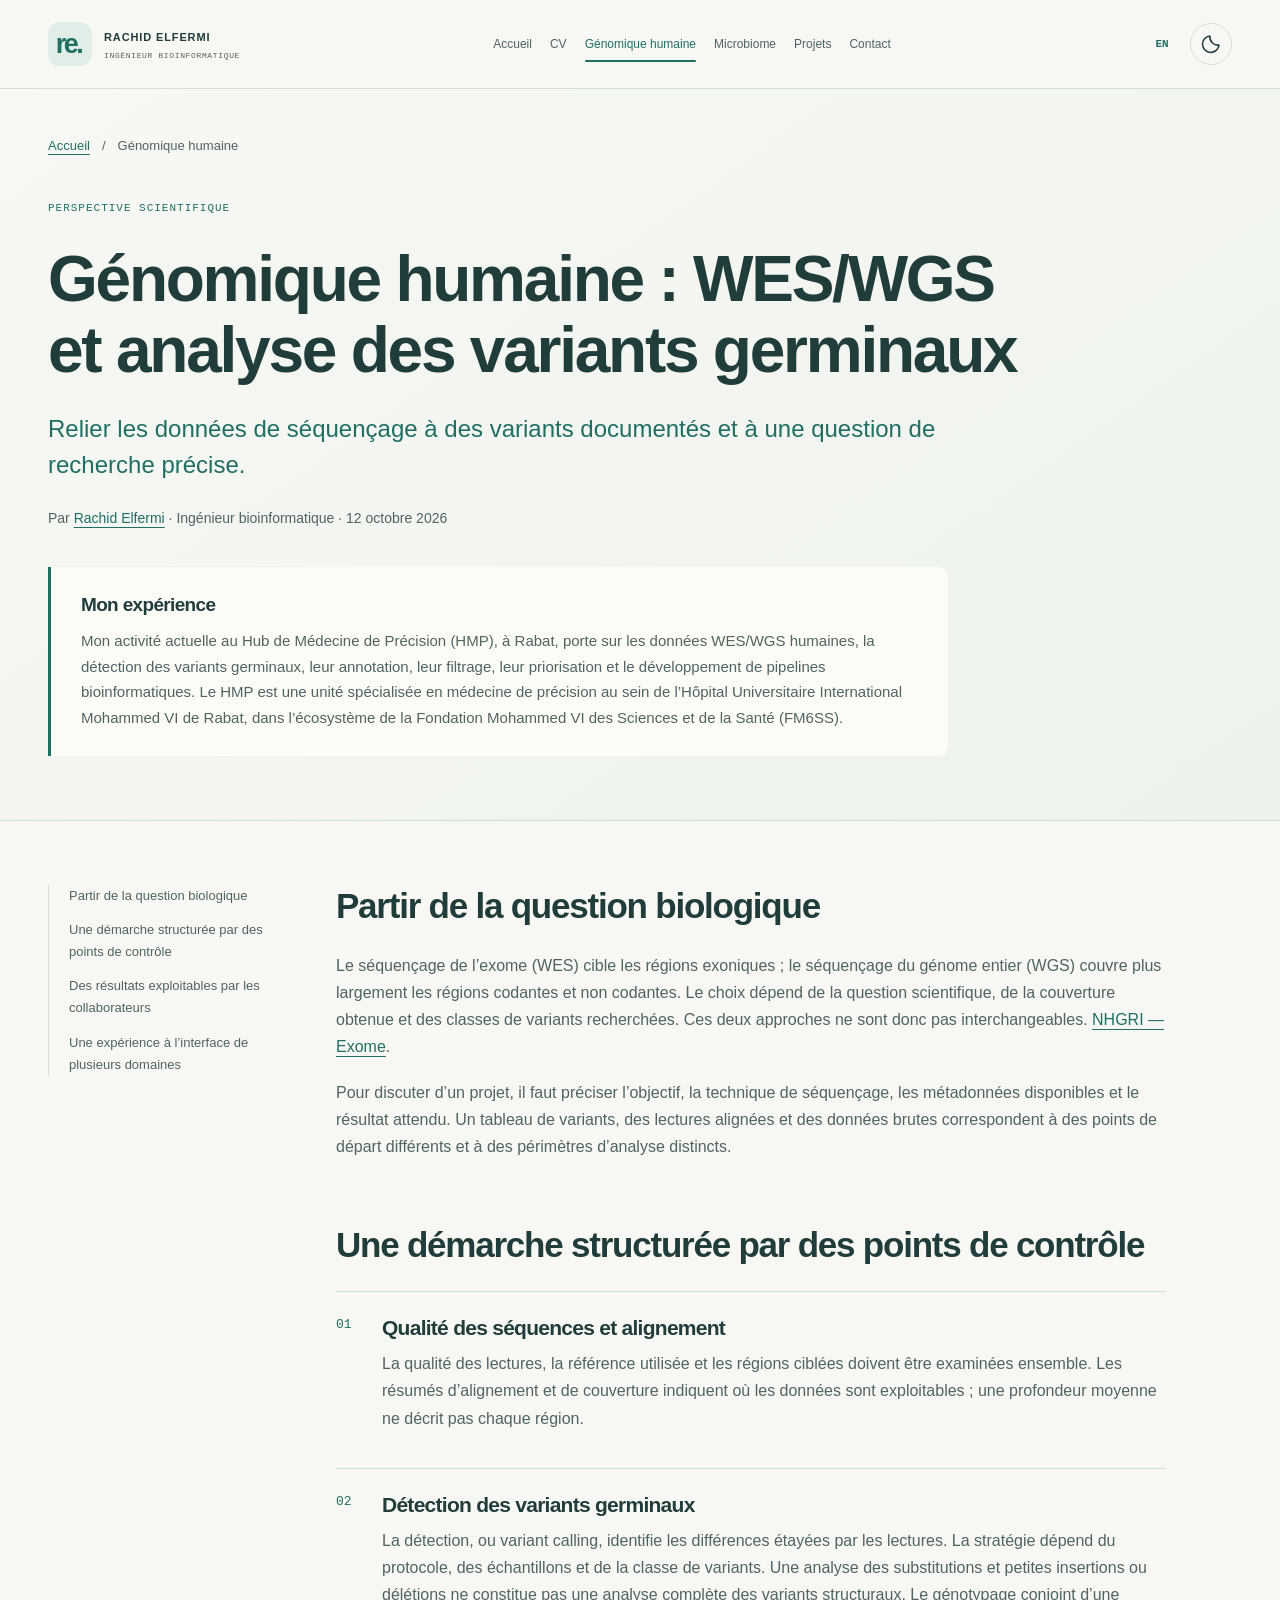
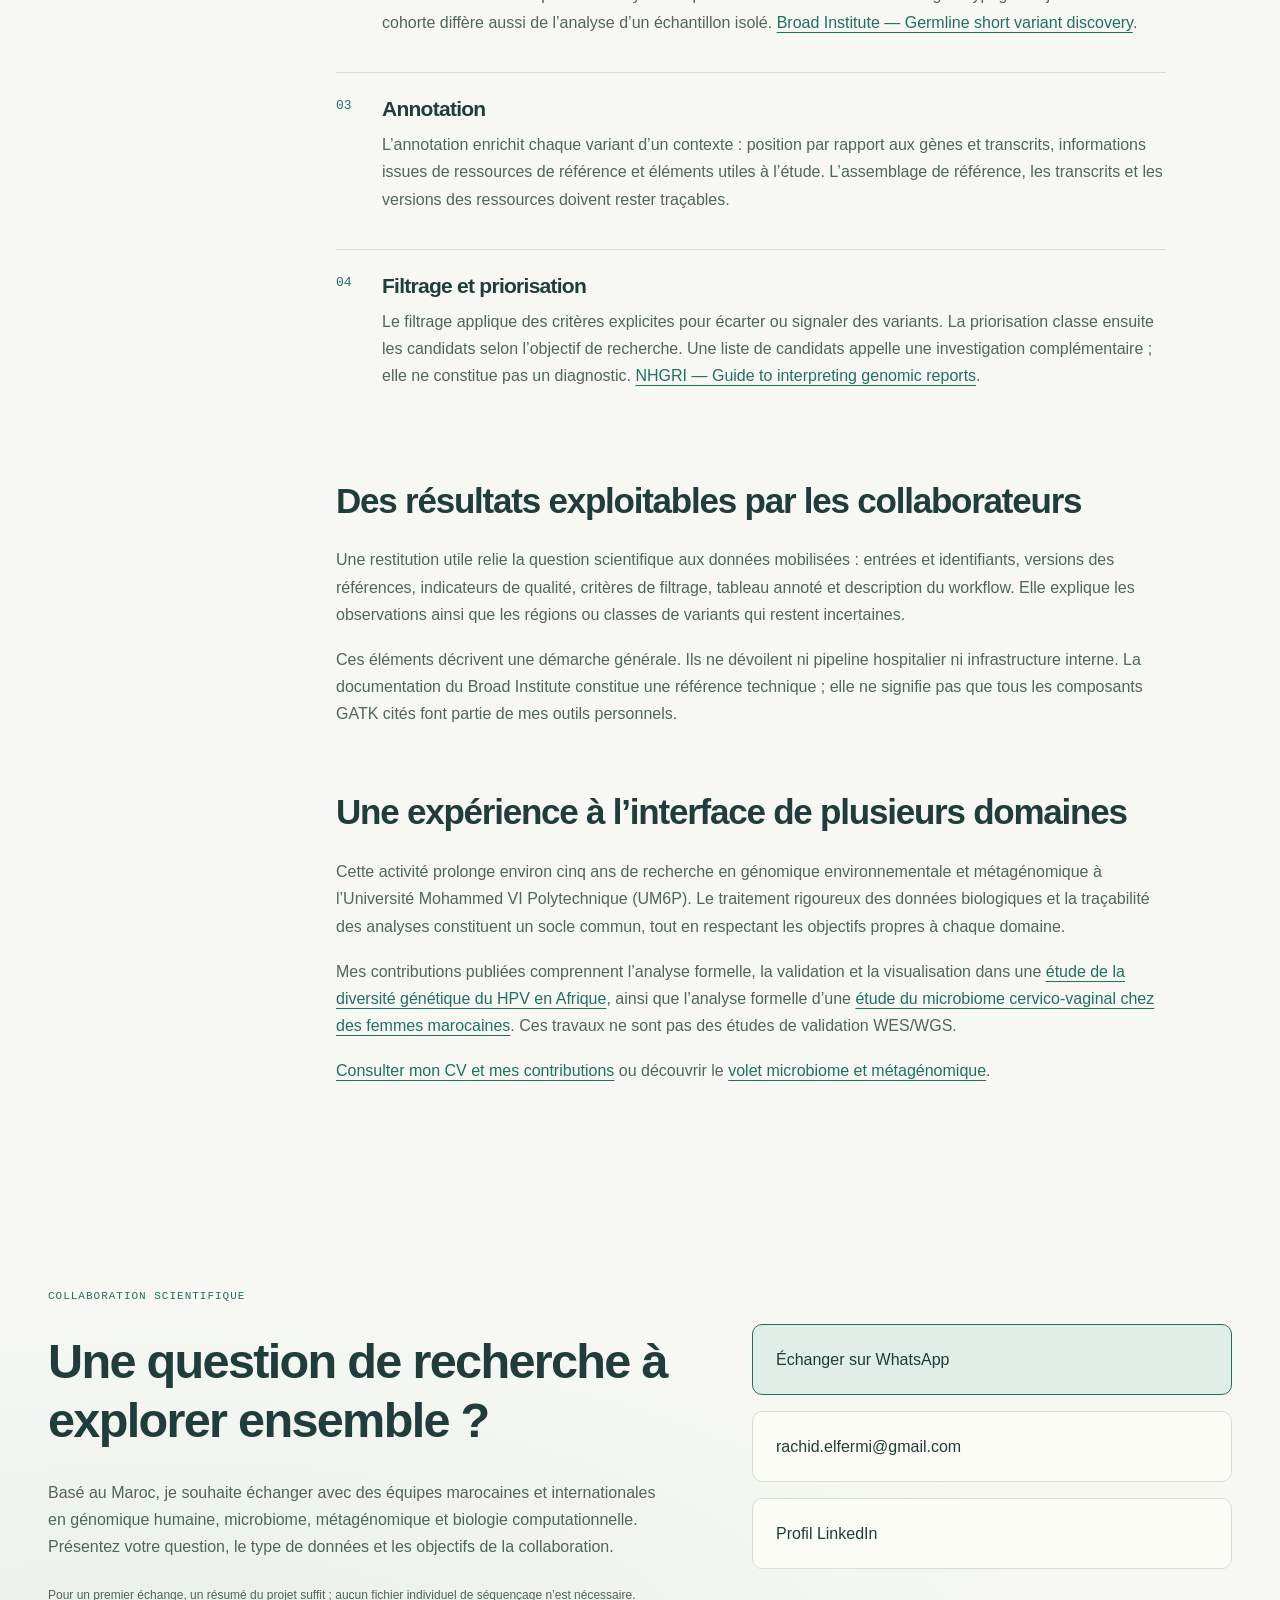
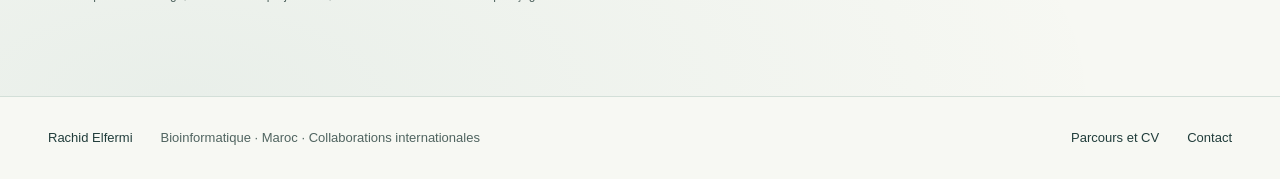
<file: fr/genomique-humaine/index.html>
<!doctype html>
<html lang="fr" data-theme="light"><head><meta charset="utf-8"><meta name="viewport" content="width=device-width, initial-scale=1"><meta name="color-scheme" content="light dark"><meta name="theme-color" content="#f7f8f3">
<!-- SEO:START -->
<title>Analyse WES/WGS et variants germinaux | Rachid Elfermi</title>
<meta name="description" content="Génomique humaine : analyse WES/WGS, détection, annotation et priorisation des variants germinaux. Démarche scientifique et collaboration à Rabat.">
<meta name="author" content="Rachid Elfermi">
<link rel="canonical" href="https://rachidelfermi.github.io/rachid-elfermi-bioinformatics/fr/genomique-humaine/">
<link rel="alternate" hreflang="en" href="https://rachidelfermi.github.io/rachid-elfermi-bioinformatics/human-genomics/">
<link rel="alternate" hreflang="fr" href="https://rachidelfermi.github.io/rachid-elfermi-bioinformatics/fr/genomique-humaine/">
<link rel="alternate" hreflang="x-default" href="https://rachidelfermi.github.io/rachid-elfermi-bioinformatics/human-genomics/">
<meta property="og:type" content="website">
<meta property="og:title" content="Analyse WES/WGS et variants germinaux | Rachid Elfermi">
<meta property="og:description" content="Génomique humaine : analyse WES/WGS, détection, annotation et priorisation des variants germinaux. Démarche scientifique et collaboration à Rabat.">
<meta property="og:url" content="https://rachidelfermi.github.io/rachid-elfermi-bioinformatics/fr/genomique-humaine/">
<meta property="og:site_name" content="Rachid Elfermi">
<meta property="og:locale" content="fr_MA">
<meta property="og:locale:alternate" content="en_US">
<meta property="og:image" content="https://rachidelfermi.github.io/rachid-elfermi-bioinformatics/assets/images/rachid-elfermi-bioinformatics-social.png">
<meta property="og:image:secure_url" content="https://rachidelfermi.github.io/rachid-elfermi-bioinformatics/assets/images/rachid-elfermi-bioinformatics-social.png">
<meta property="og:image:type" content="image/png">
<meta property="og:image:width" content="1200">
<meta property="og:image:height" content="630">
<meta property="og:image:alt" content="Rachid Elfermi — Bioinformatics, human and environmental genomics">
<meta name="twitter:card" content="summary_large_image">
<meta name="twitter:title" content="Analyse WES/WGS et variants germinaux | Rachid Elfermi">
<meta name="twitter:description" content="Génomique humaine : analyse WES/WGS, détection, annotation et priorisation des variants germinaux. Démarche scientifique et collaboration à Rabat.">
<meta name="twitter:image" content="https://rachidelfermi.github.io/rachid-elfermi-bioinformatics/assets/images/rachid-elfermi-bioinformatics-social.png">
<meta name="twitter:image:alt" content="Rachid Elfermi — Bioinformatics, human and environmental genomics">
<!-- SEO:END --><link rel="icon" href="../../assets/icons/favicon.svg" type="image/svg+xml"><link rel="stylesheet" href="../../css/style.css">
<script>
// Reserve the enhanced header layout before first paint. If the external
// script fails, restore the readable, script-free navigation on load.
document.documentElement.classList.add("js-pending");
window.addEventListener("load", () => {
  document.documentElement.classList.remove("js-pending");
}, { once: true });

      try {
        const savedTheme = localStorage.getItem("rachid-portfolio-theme");
        if (savedTheme === "light" || savedTheme === "dark")
          document.documentElement.dataset.theme = savedTheme;
      } catch (_) {
        /* The portfolio also works when browser storage is unavailable. */
      }
    </script><script src="../../js/main.js" defer></script><!-- STRUCTURED:START -->
<script type="application/ld+json">{
  "@context": "https://schema.org",
  "@graph": [
    {
      "@type": "Person",
      "name": "Rachid Elfermi",
      "description": "Bioinformatics engineer at Hub de Médecine de Précision (HMP), within Hôpital Universitaire International Mohammed VI de Rabat and the Fondation Mohammed VI des Sciences et de la Santé (FM6SS) ecosystem, with approximately five years of environmental genomics and metagenomics research at UM6P.",
      "jobTitle": "Bioinformatician",
      "worksFor": {
        "@type": "Organization",
        "name": "Hub de Médecine de Précision (HMP)",
        "alternateName": "HMP",
        "description": "Specialized precision medicine unit within the Hôpital Universitaire International Mohammed VI de Rabat, part of the Fondation Mohammed VI des Sciences et de la Santé (FM6SS) ecosystem.",
        "parentOrganization": {
          "@type": "Hospital",
          "name": "Hôpital Universitaire International Mohammed VI de Rabat",
          "parentOrganization": {
            "@type": "Organization",
            "name": "Fondation Mohammed VI des Sciences et de la Santé (FM6SS)"
          }
        }
      },
      "email": "mailto:rachid.elfermi@gmail.com",
      "sameAs": [
        "https://www.linkedin.com/in/rachidelfermi/"
      ],
      "knowsAbout": [
        "Human genomics",
        "Whole-exome sequencing",
        "Whole-genome sequencing",
        "Environmental genomics",
        "Metagenomics",
        "Microbiome research",
        "Computational biology",
        "Python",
        "R",
        "Germline variant calling",
        "Variant annotation and prioritization",
        "Bioinformatics pipeline development"
      ],
      "alumniOf": [
        {
          "@type": "CollegeOrUniversity",
          "name": "Faculty of Sciences of Meknes"
        },
        {
          "@type": "CollegeOrUniversity",
          "name": "Polydisciplinary Faculty of Ouarzazate"
        }
      ],
      "@id": "https://rachidelfermi.github.io/rachid-elfermi-bioinformatics/#person",
      "homeLocation": {
        "@type": "Country",
        "name": "Morocco"
      },
      "workLocation": {
        "@type": "Place",
        "name": "Rabat, Morocco"
      },
      "url": "https://rachidelfermi.github.io/rachid-elfermi-bioinformatics/"
    },
    {
      "@type": "WebPage",
      "@id": "https://rachidelfermi.github.io/rachid-elfermi-bioinformatics/fr/genomique-humaine/#page",
      "name": "Analyse WES/WGS et variants germinaux | Rachid Elfermi",
      "description": "Génomique humaine : analyse WES/WGS, détection, annotation et priorisation des variants germinaux. Démarche scientifique et collaboration à Rabat.",
      "inLanguage": "fr",
      "isPartOf": {
        "@id": "https://rachidelfermi.github.io/rachid-elfermi-bioinformatics/#website"
      },
      "author": {
        "@id": "https://rachidelfermi.github.io/rachid-elfermi-bioinformatics/#person"
      },
      "about": [
        "Human genomics",
        "Germline variant analysis"
      ],
      "url": "https://rachidelfermi.github.io/rachid-elfermi-bioinformatics/fr/genomique-humaine/"
    },
    {
      "@type": "BreadcrumbList",
      "@id": "https://rachidelfermi.github.io/rachid-elfermi-bioinformatics/fr/genomique-humaine/#breadcrumbs",
      "itemListElement": [
        {
          "@type": "ListItem",
          "position": 1,
          "name": "Accueil",
          "item": "https://rachidelfermi.github.io/rachid-elfermi-bioinformatics/fr/"
        },
        {
          "@type": "ListItem",
          "position": 2,
          "name": "Analyse WES/WGS et variants germinaux | Rachid Elfermi",
          "item": "https://rachidelfermi.github.io/rachid-elfermi-bioinformatics/fr/genomique-humaine/"
        }
      ]
    }
  ]
}</script>
<!-- STRUCTURED:END --></head><body><a class="skip-link" href="#main-content">Aller au contenu</a><svg aria-hidden="true" class="icon-definitions" xmlns="http://www.w3.org/2000/svg">
<defs>
<symbol id="i-arrow" viewbox="0 0 24 24">
<path d="M5 12h14m-6-6 6 6-6 6"></path>
</symbol>
<symbol id="i-external" viewbox="0 0 24 24">
<path d="M7 17 17 7M7 7h10v10"></path>
</symbol>
<symbol id="i-download" viewbox="0 0 24 24">
<path d="M12 3v12m-4-4 4 4 4-4M4 16v4h16v-4"></path>
</symbol>
<symbol id="i-mail" viewbox="0 0 24 24">
<rect height="14" rx="2" width="18" x="3" y="5"></rect>
<path d="m3 6 9 7 9-7"></path>
</symbol>
<symbol id="i-linkedin" viewbox="0 0 24 24">
<rect height="18" rx="3" width="18" x="3" y="3"></rect>
<path d="M7 10v7m0-10v.1M11 17v-7m0 3a3 3 0 0 1 6 0v4"></path>
</symbol>
<symbol id="i-dna" viewbox="0 0 24 24">
<path d="M6 2c0 8 12 12 12 20M18 2c0 8-12 12-12 20M7 5h10M10 9h4M10 15h4M7 19h10"></path>
</symbol>
<symbol id="i-leaf" viewbox="0 0 24 24">
<path d="M20 3C8 2 2 8 5 15s15 5 15-12ZM4 21 16 8M9 16v-5m0 5h5"></path>
</symbol>
<symbol id="i-code" viewbox="0 0 24 24">
<path d="m7 7-5 5 5 5m10-10 5 5-5 5M14 4l-4 16"></path>
</symbol>
<symbol id="i-sun" viewbox="0 0 24 24">
<circle cx="12" cy="12" r="4"></circle>
<path d="M12 2v2m0 16v2M2 12h2m16 0h2M5 5l1 1m12 12 1 1M5 19l1-1M18 6l1-1"></path>
</symbol>
<symbol id="i-moon" viewbox="0 0 24 24">
<path d="M20.7 13.2A9 9 0 0 1 10.8 3.3 9 9 0 1 0 20.7 13.2Z"></path>
</symbol>
<symbol id="i-copy" viewbox="0 0 24 24">
<rect height="12" rx="2" width="12" x="8" y="8"></rect>
<path d="M16 8V4H4v12h4"></path>
</symbol>
<symbol id="i-whatsapp" viewbox="0 0 24 24">
<path d="M20.5 11.6a8.5 8.5 0 0 1-12.8 7.3L3 20l1.2-4.5a8.5 8.5 0 1 1 16.3-3.9Z"></path>
<path d="m8 7 1.5-.2 1.1 2.5-.9 1.1c.7 1.5 1.7 2.4 3.2 3.1l1.1-1 2.5 1.2-.1 1.4c-.3 1.5-2.2 1.8-4.1.9-3.5-1.5-6.2-5-5.2-7.8.2-.6.5-1 1-1.2Z"></path>
</symbol>
</defs>
</svg><header class="site-header"><div class="header-inner container">
<a class="brand" href="../" aria-label="Rachid Elfermi, accueil"><span class="brand-mark">re<span>.</span></span><span class="brand-text">RACHID ELFERMI<small>INGÉNIEUR BIOINFORMATIQUE</small></span></a>
<nav id="primary-navigation" class="primary-navigation" aria-label="Navigation principale"><a href="../">Accueil</a><a href="../cv/">CV</a><a href="./" aria-current="page">Génomique humaine</a><a href="../microbiome-metagenomique/">Microbiome</a><a href="../#projects">Projets</a><a href="../#contact">Contact</a></nav>
<div class="header-controls"><a class="language-switch" href="../../human-genomics/" lang="en" hreflang="en" aria-label="Read this page in English">EN</a>
<button id="theme-toggle" hidden class="icon-button" type="button" aria-label="Activer le thème sombre" aria-pressed="false"><svg class="icon theme-sun" aria-hidden="true"><use href="#i-sun"/></svg><svg class="icon theme-moon" aria-hidden="true"><use href="#i-moon"/></svg></button>
<button id="menu-toggle" hidden class="menu-toggle icon-button" type="button" aria-label="Ouvrir la navigation" aria-controls="primary-navigation" aria-expanded="false"><span></span><span></span><span></span></button></div></div><div id="scroll-progress" class="scroll-progress" aria-hidden="true"></div></header><main id="main-content"><section class="page-hero"><div class="container"><nav class="breadcrumbs" aria-label="Fil d’Ariane"><a href="../">Accueil</a><span aria-hidden="true">/</span><span>Génomique humaine</span></nav><p class="eyebrow">PERSPECTIVE SCIENTIFIQUE</p><h1>Génomique humaine : WES/WGS et analyse des variants germinaux</h1><p class="page-lead">Relier les données de séquençage à des variants documentés et à une question de recherche précise.</p><p class="byline">Par <a href="../cv/">Rachid Elfermi</a> · Ingénieur bioinformatique · 12 octobre 2026</p><div class="scope-note"><h2>Mon expérience</h2><p>Mon activité actuelle au Hub de Médecine de Précision (HMP), à Rabat, porte sur les données WES/WGS humaines, la détection des variants germinaux, leur annotation, leur filtrage, leur priorisation et le développement de pipelines bioinformatiques. Le HMP est une unité spécialisée en médecine de précision au sein de l’Hôpital Universitaire International Mohammed VI de Rabat, dans l’écosystème de la Fondation Mohammed VI des Sciences et de la Santé (FM6SS).</p></div></div></section>
<div class="container reading-layout"><aside class="page-toc" aria-label="Sur cette page"><a href="#question">Partir de la question biologique</a><a href="#workflow">Une démarche structurée par des points de contrôle</a><a href="#deliverables">Des résultats exploitables par les collaborateurs</a><a href="#experience">Une expérience à l’interface de plusieurs domaines</a></aside><div class="reading-content"><section class="article-section" id="question"><h2>Partir de la question biologique</h2><p>Le séquençage de l’exome (WES) cible les régions exoniques ; le séquençage du génome entier (WGS) couvre plus largement les régions codantes et non codantes. Le choix dépend de la question scientifique, de la couverture obtenue et des classes de variants recherchées. Ces deux approches ne sont donc pas interchangeables. <a href="https://www.genome.gov/genetics-glossary/Exome">NHGRI — Exome</a>.</p><p>Pour discuter d’un projet, il faut préciser l’objectif, la technique de séquençage, les métadonnées disponibles et le résultat attendu. Un tableau de variants, des lectures alignées et des données brutes correspondent à des points de départ différents et à des périmètres d’analyse distincts.</p></section><section class="article-section" id="workflow"><h2>Une démarche structurée par des points de contrôle</h2><ol class="workflow-list"><li><h3>Qualité des séquences et alignement</h3><p>La qualité des lectures, la référence utilisée et les régions ciblées doivent être examinées ensemble. Les résumés d’alignement et de couverture indiquent où les données sont exploitables ; une profondeur moyenne ne décrit pas chaque région.</p></li><li><h3>Détection des variants germinaux</h3><p>La détection, ou <span lang="en">variant calling</span>, identifie les différences étayées par les lectures. La stratégie dépend du protocole, des échantillons et de la classe de variants. Une analyse des substitutions et petites insertions ou délétions ne constitue pas une analyse complète des variants structuraux. Le génotypage conjoint d’une cohorte diffère aussi de l’analyse d’un échantillon isolé. <a href="https://gatk.broadinstitute.org/hc/en-us/articles/360035535932-Germline-short-variant-discovery-SNPs-Indels">Broad Institute — Germline short variant discovery</a>.</p></li><li><h3>Annotation</h3><p>L’annotation enrichit chaque variant d’un contexte : position par rapport aux gènes et transcrits, informations issues de ressources de référence et éléments utiles à l’étude. L’assemblage de référence, les transcrits et les versions des ressources doivent rester traçables.</p></li><li><h3>Filtrage et priorisation</h3><p>Le filtrage applique des critères explicites pour écarter ou signaler des variants. La priorisation classe ensuite les candidats selon l’objectif de recherche. Une liste de candidats appelle une investigation complémentaire ; elle ne constitue pas un diagnostic. <a href="https://www.genome.gov/sites/default/files/media/files/2020-04/Guide_to_Interpreting_Genomic_Reports_Toolkit.pdf">NHGRI — Guide to interpreting genomic reports</a>.</p></li></ol></section><section class="article-section" id="deliverables"><h2>Des résultats exploitables par les collaborateurs</h2><p>Une restitution utile relie la question scientifique aux données mobilisées : entrées et identifiants, versions des références, indicateurs de qualité, critères de filtrage, tableau annoté et description du workflow. Elle explique les observations ainsi que les régions ou classes de variants qui restent incertaines.</p><p>Ces éléments décrivent une démarche générale. Ils ne dévoilent ni pipeline hospitalier ni infrastructure interne. La documentation du Broad Institute constitue une référence technique ; elle ne signifie pas que tous les composants GATK cités font partie de mes outils personnels.</p></section><section class="article-section" id="experience"><h2>Une expérience à l’interface de plusieurs domaines</h2><p>Cette activité prolonge environ cinq ans de recherche en génomique environnementale et métagénomique à l’Université Mohammed VI Polytechnique (UM6P). Le traitement rigoureux des données biologiques et la traçabilité des analyses constituent un socle commun, tout en respectant les objectifs propres à chaque domaine.</p><p>Mes contributions publiées comprennent l’analyse formelle, la validation et la visualisation dans une <a href="https://doi.org/10.1007/s00705-025-06299-1">étude de la diversité génétique du HPV en Afrique</a>, ainsi que l’analyse formelle d’une <a href="https://doi.org/10.3390/microorganisms13081884">étude du microbiome cervico-vaginal chez des femmes marocaines</a>. Ces travaux ne sont pas des études de validation WES/WGS.</p><p><a href="../cv/">Consulter mon CV et mes contributions</a> ou découvrir le <a href="../microbiome-metagenomique/">volet microbiome et métagénomique</a>.</p></section></div></div><section id="contact" class="section contact-section section-anchor" aria-labelledby="contact-title"><div class="container contact-grid"><div><p class="eyebrow">COLLABORATION SCIENTIFIQUE</p><h2 id="contact-title">Une question de recherche à explorer ensemble ?</h2><p class="section-summary">Basé au Maroc, je souhaite échanger avec des équipes marocaines et internationales en génomique humaine, microbiome, métagénomique et biologie computationnelle. Présentez votre question, le type de données et les objectifs de la collaboration.</p><p class="section-footnote">Pour un premier échange, un résumé du projet suffit ; aucun fichier individuel de séquençage n’est nécessaire.</p></div><div class="contact-options"><a class="contact-option whatsapp-option" href="https://wa.me/212694231924?text=Hello%20Rachid%2C%20I%20visited%20your%20portfolio%20and%20would%20like%20to%20get%20in%20touch." target="_blank" rel="noopener noreferrer"><span>Échanger sur WhatsApp</span></a><a class="contact-option" href="mailto:rachid.elfermi@gmail.com"><span>rachid.elfermi@gmail.com</span></a><a class="contact-option" href="https://www.linkedin.com/in/rachidelfermi/" target="_blank" rel="noopener noreferrer"><span>Profil LinkedIn</span></a></div></div></section></main><footer class="site-footer"><div class="container page-footer"><a href="../">Rachid Elfermi</a><p>Bioinformatique · Maroc · Collaborations internationales</p><a href="../cv/">Parcours et CV</a><a href="../#contact">Contact</a></div></footer></body></html>
</file>
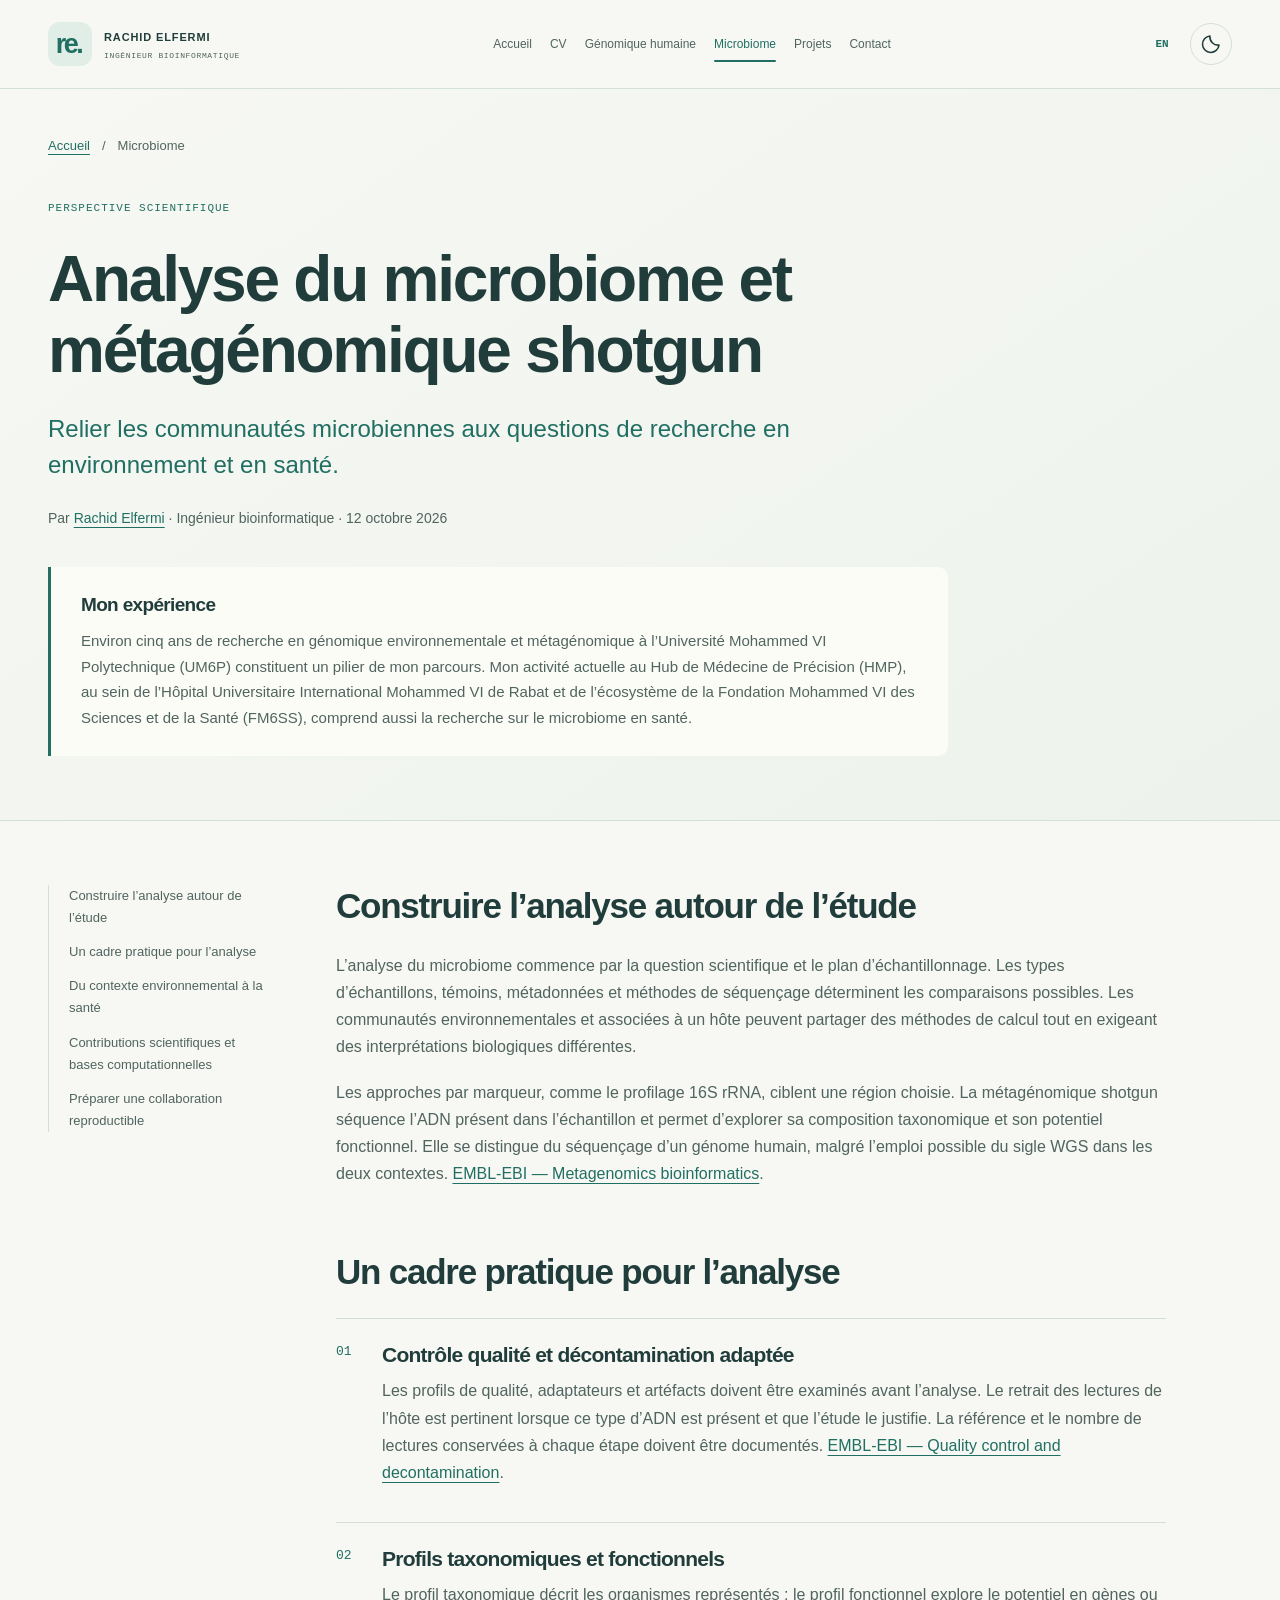
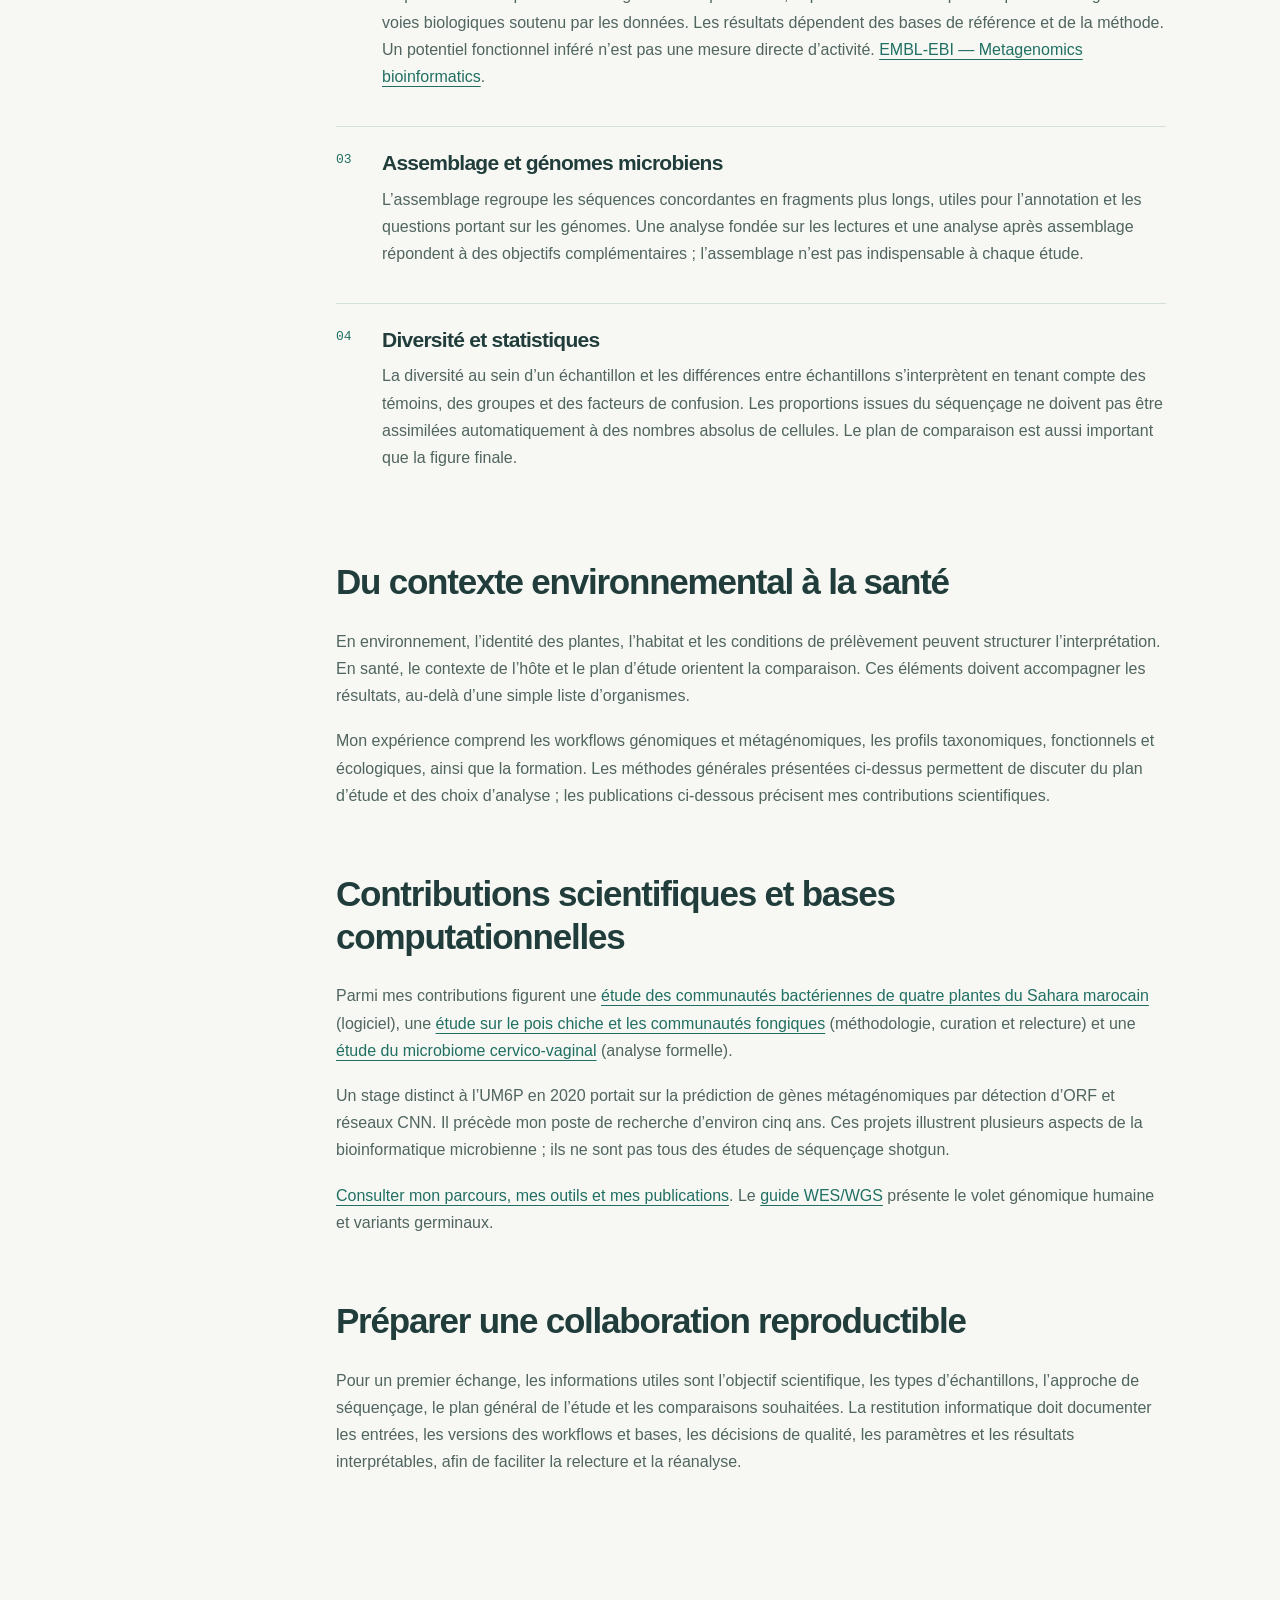
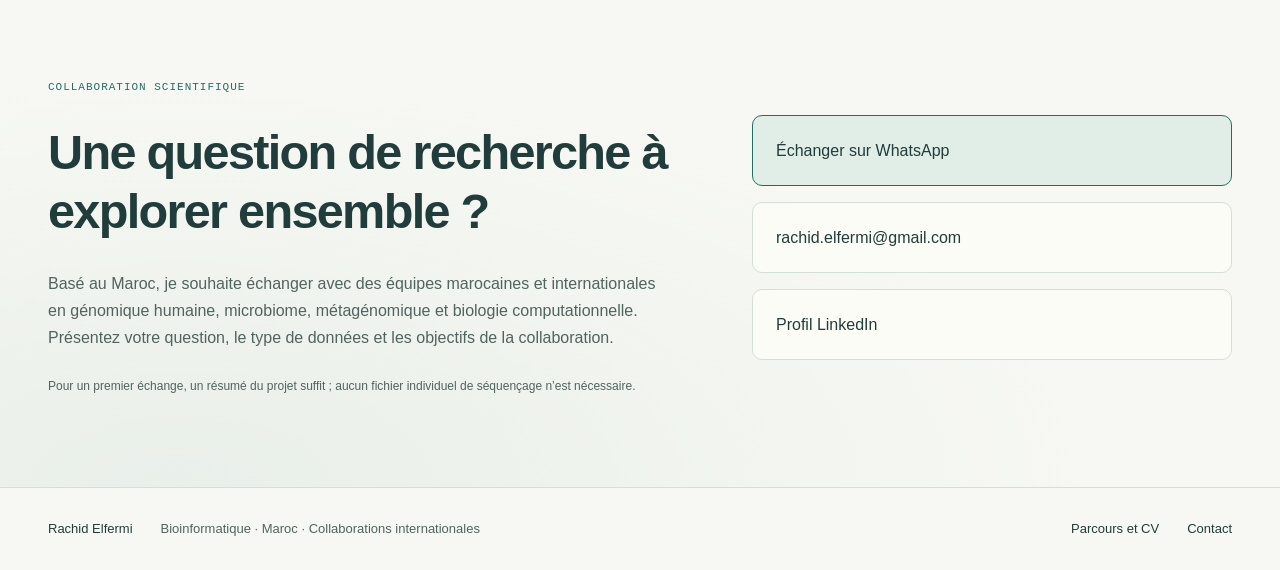
<file: fr/microbiome-metagenomique/index.html>
<!doctype html>
<html lang="fr" data-theme="light"><head><meta charset="utf-8"><meta name="viewport" content="width=device-width, initial-scale=1"><meta name="color-scheme" content="light dark"><meta name="theme-color" content="#f7f8f3">
<!-- SEO:START -->
<title>Microbiome et métagénomique shotgun | Rachid Elfermi</title>
<meta name="description" content="Analyse du microbiome et métagénomique shotgun : qualité des données, profils taxonomiques et fonctionnels, génomique environnementale et collaboration.">
<meta name="author" content="Rachid Elfermi">
<link rel="canonical" href="https://rachidelfermi.github.io/rachid-elfermi-bioinformatics/fr/microbiome-metagenomique/">
<link rel="alternate" hreflang="en" href="https://rachidelfermi.github.io/rachid-elfermi-bioinformatics/microbiome-metagenomics/">
<link rel="alternate" hreflang="fr" href="https://rachidelfermi.github.io/rachid-elfermi-bioinformatics/fr/microbiome-metagenomique/">
<link rel="alternate" hreflang="x-default" href="https://rachidelfermi.github.io/rachid-elfermi-bioinformatics/microbiome-metagenomics/">
<meta property="og:type" content="website">
<meta property="og:title" content="Microbiome et métagénomique shotgun | Rachid Elfermi">
<meta property="og:description" content="Analyse du microbiome et métagénomique shotgun : qualité des données, profils taxonomiques et fonctionnels, génomique environnementale et collaboration.">
<meta property="og:url" content="https://rachidelfermi.github.io/rachid-elfermi-bioinformatics/fr/microbiome-metagenomique/">
<meta property="og:site_name" content="Rachid Elfermi">
<meta property="og:locale" content="fr_MA">
<meta property="og:locale:alternate" content="en_US">
<meta property="og:image" content="https://rachidelfermi.github.io/rachid-elfermi-bioinformatics/assets/images/rachid-elfermi-bioinformatics-social.png">
<meta property="og:image:secure_url" content="https://rachidelfermi.github.io/rachid-elfermi-bioinformatics/assets/images/rachid-elfermi-bioinformatics-social.png">
<meta property="og:image:type" content="image/png">
<meta property="og:image:width" content="1200">
<meta property="og:image:height" content="630">
<meta property="og:image:alt" content="Rachid Elfermi — Bioinformatics, human and environmental genomics">
<meta name="twitter:card" content="summary_large_image">
<meta name="twitter:title" content="Microbiome et métagénomique shotgun | Rachid Elfermi">
<meta name="twitter:description" content="Analyse du microbiome et métagénomique shotgun : qualité des données, profils taxonomiques et fonctionnels, génomique environnementale et collaboration.">
<meta name="twitter:image" content="https://rachidelfermi.github.io/rachid-elfermi-bioinformatics/assets/images/rachid-elfermi-bioinformatics-social.png">
<meta name="twitter:image:alt" content="Rachid Elfermi — Bioinformatics, human and environmental genomics">
<!-- SEO:END --><link rel="icon" href="../../assets/icons/favicon.svg" type="image/svg+xml"><link rel="stylesheet" href="../../css/style.css">
<script>
// Reserve the enhanced header layout before first paint. If the external
// script fails, restore the readable, script-free navigation on load.
document.documentElement.classList.add("js-pending");
window.addEventListener("load", () => {
  document.documentElement.classList.remove("js-pending");
}, { once: true });

      try {
        const savedTheme = localStorage.getItem("rachid-portfolio-theme");
        if (savedTheme === "light" || savedTheme === "dark")
          document.documentElement.dataset.theme = savedTheme;
      } catch (_) {
        /* The portfolio also works when browser storage is unavailable. */
      }
    </script><script src="../../js/main.js" defer></script><!-- STRUCTURED:START -->
<script type="application/ld+json">{
  "@context": "https://schema.org",
  "@graph": [
    {
      "@type": "Person",
      "name": "Rachid Elfermi",
      "description": "Bioinformatics engineer at Hub de Médecine de Précision (HMP), within Hôpital Universitaire International Mohammed VI de Rabat and the Fondation Mohammed VI des Sciences et de la Santé (FM6SS) ecosystem, with approximately five years of environmental genomics and metagenomics research at UM6P.",
      "jobTitle": "Bioinformatician",
      "worksFor": {
        "@type": "Organization",
        "name": "Hub de Médecine de Précision (HMP)",
        "alternateName": "HMP",
        "description": "Specialized precision medicine unit within the Hôpital Universitaire International Mohammed VI de Rabat, part of the Fondation Mohammed VI des Sciences et de la Santé (FM6SS) ecosystem.",
        "parentOrganization": {
          "@type": "Hospital",
          "name": "Hôpital Universitaire International Mohammed VI de Rabat",
          "parentOrganization": {
            "@type": "Organization",
            "name": "Fondation Mohammed VI des Sciences et de la Santé (FM6SS)"
          }
        }
      },
      "email": "mailto:rachid.elfermi@gmail.com",
      "sameAs": [
        "https://www.linkedin.com/in/rachidelfermi/"
      ],
      "knowsAbout": [
        "Human genomics",
        "Whole-exome sequencing",
        "Whole-genome sequencing",
        "Environmental genomics",
        "Metagenomics",
        "Microbiome research",
        "Computational biology",
        "Python",
        "R",
        "Germline variant calling",
        "Variant annotation and prioritization",
        "Bioinformatics pipeline development"
      ],
      "alumniOf": [
        {
          "@type": "CollegeOrUniversity",
          "name": "Faculty of Sciences of Meknes"
        },
        {
          "@type": "CollegeOrUniversity",
          "name": "Polydisciplinary Faculty of Ouarzazate"
        }
      ],
      "@id": "https://rachidelfermi.github.io/rachid-elfermi-bioinformatics/#person",
      "homeLocation": {
        "@type": "Country",
        "name": "Morocco"
      },
      "workLocation": {
        "@type": "Place",
        "name": "Rabat, Morocco"
      },
      "url": "https://rachidelfermi.github.io/rachid-elfermi-bioinformatics/"
    },
    {
      "@type": "WebPage",
      "@id": "https://rachidelfermi.github.io/rachid-elfermi-bioinformatics/fr/microbiome-metagenomique/#page",
      "name": "Microbiome et métagénomique shotgun | Rachid Elfermi",
      "description": "Analyse du microbiome et métagénomique shotgun : qualité des données, profils taxonomiques et fonctionnels, génomique environnementale et collaboration.",
      "inLanguage": "fr",
      "isPartOf": {
        "@id": "https://rachidelfermi.github.io/rachid-elfermi-bioinformatics/#website"
      },
      "author": {
        "@id": "https://rachidelfermi.github.io/rachid-elfermi-bioinformatics/#person"
      },
      "about": [
        "Microbiome analysis",
        "Shotgun metagenomics",
        "Environmental genomics"
      ],
      "url": "https://rachidelfermi.github.io/rachid-elfermi-bioinformatics/fr/microbiome-metagenomique/"
    },
    {
      "@type": "BreadcrumbList",
      "@id": "https://rachidelfermi.github.io/rachid-elfermi-bioinformatics/fr/microbiome-metagenomique/#breadcrumbs",
      "itemListElement": [
        {
          "@type": "ListItem",
          "position": 1,
          "name": "Accueil",
          "item": "https://rachidelfermi.github.io/rachid-elfermi-bioinformatics/fr/"
        },
        {
          "@type": "ListItem",
          "position": 2,
          "name": "Microbiome et métagénomique shotgun | Rachid Elfermi",
          "item": "https://rachidelfermi.github.io/rachid-elfermi-bioinformatics/fr/microbiome-metagenomique/"
        }
      ]
    }
  ]
}</script>
<!-- STRUCTURED:END --></head><body><a class="skip-link" href="#main-content">Aller au contenu</a><svg aria-hidden="true" class="icon-definitions" xmlns="http://www.w3.org/2000/svg">
<defs>
<symbol id="i-arrow" viewbox="0 0 24 24">
<path d="M5 12h14m-6-6 6 6-6 6"></path>
</symbol>
<symbol id="i-external" viewbox="0 0 24 24">
<path d="M7 17 17 7M7 7h10v10"></path>
</symbol>
<symbol id="i-download" viewbox="0 0 24 24">
<path d="M12 3v12m-4-4 4 4 4-4M4 16v4h16v-4"></path>
</symbol>
<symbol id="i-mail" viewbox="0 0 24 24">
<rect height="14" rx="2" width="18" x="3" y="5"></rect>
<path d="m3 6 9 7 9-7"></path>
</symbol>
<symbol id="i-linkedin" viewbox="0 0 24 24">
<rect height="18" rx="3" width="18" x="3" y="3"></rect>
<path d="M7 10v7m0-10v.1M11 17v-7m0 3a3 3 0 0 1 6 0v4"></path>
</symbol>
<symbol id="i-dna" viewbox="0 0 24 24">
<path d="M6 2c0 8 12 12 12 20M18 2c0 8-12 12-12 20M7 5h10M10 9h4M10 15h4M7 19h10"></path>
</symbol>
<symbol id="i-leaf" viewbox="0 0 24 24">
<path d="M20 3C8 2 2 8 5 15s15 5 15-12ZM4 21 16 8M9 16v-5m0 5h5"></path>
</symbol>
<symbol id="i-code" viewbox="0 0 24 24">
<path d="m7 7-5 5 5 5m10-10 5 5-5 5M14 4l-4 16"></path>
</symbol>
<symbol id="i-sun" viewbox="0 0 24 24">
<circle cx="12" cy="12" r="4"></circle>
<path d="M12 2v2m0 16v2M2 12h2m16 0h2M5 5l1 1m12 12 1 1M5 19l1-1M18 6l1-1"></path>
</symbol>
<symbol id="i-moon" viewbox="0 0 24 24">
<path d="M20.7 13.2A9 9 0 0 1 10.8 3.3 9 9 0 1 0 20.7 13.2Z"></path>
</symbol>
<symbol id="i-copy" viewbox="0 0 24 24">
<rect height="12" rx="2" width="12" x="8" y="8"></rect>
<path d="M16 8V4H4v12h4"></path>
</symbol>
<symbol id="i-whatsapp" viewbox="0 0 24 24">
<path d="M20.5 11.6a8.5 8.5 0 0 1-12.8 7.3L3 20l1.2-4.5a8.5 8.5 0 1 1 16.3-3.9Z"></path>
<path d="m8 7 1.5-.2 1.1 2.5-.9 1.1c.7 1.5 1.7 2.4 3.2 3.1l1.1-1 2.5 1.2-.1 1.4c-.3 1.5-2.2 1.8-4.1.9-3.5-1.5-6.2-5-5.2-7.8.2-.6.5-1 1-1.2Z"></path>
</symbol>
</defs>
</svg><header class="site-header"><div class="header-inner container">
<a class="brand" href="../" aria-label="Rachid Elfermi, accueil"><span class="brand-mark">re<span>.</span></span><span class="brand-text">RACHID ELFERMI<small>INGÉNIEUR BIOINFORMATIQUE</small></span></a>
<nav id="primary-navigation" class="primary-navigation" aria-label="Navigation principale"><a href="../">Accueil</a><a href="../cv/">CV</a><a href="../genomique-humaine/">Génomique humaine</a><a href="./" aria-current="page">Microbiome</a><a href="../#projects">Projets</a><a href="../#contact">Contact</a></nav>
<div class="header-controls"><a class="language-switch" href="../../microbiome-metagenomics/" lang="en" hreflang="en" aria-label="Read this page in English">EN</a>
<button id="theme-toggle" hidden class="icon-button" type="button" aria-label="Activer le thème sombre" aria-pressed="false"><svg class="icon theme-sun" aria-hidden="true"><use href="#i-sun"/></svg><svg class="icon theme-moon" aria-hidden="true"><use href="#i-moon"/></svg></button>
<button id="menu-toggle" hidden class="menu-toggle icon-button" type="button" aria-label="Ouvrir la navigation" aria-controls="primary-navigation" aria-expanded="false"><span></span><span></span><span></span></button></div></div><div id="scroll-progress" class="scroll-progress" aria-hidden="true"></div></header><main id="main-content"><section class="page-hero"><div class="container"><nav class="breadcrumbs" aria-label="Fil d’Ariane"><a href="../">Accueil</a><span aria-hidden="true">/</span><span>Microbiome</span></nav><p class="eyebrow">PERSPECTIVE SCIENTIFIQUE</p><h1>Analyse du microbiome et métagénomique shotgun</h1><p class="page-lead">Relier les communautés microbiennes aux questions de recherche en environnement et en santé.</p><p class="byline">Par <a href="../cv/">Rachid Elfermi</a> · Ingénieur bioinformatique · 12 octobre 2026</p><div class="scope-note"><h2>Mon expérience</h2><p>Environ cinq ans de recherche en génomique environnementale et métagénomique à l’Université Mohammed VI Polytechnique (UM6P) constituent un pilier de mon parcours. Mon activité actuelle au Hub de Médecine de Précision (HMP), au sein de l’Hôpital Universitaire International Mohammed VI de Rabat et de l’écosystème de la Fondation Mohammed VI des Sciences et de la Santé (FM6SS), comprend aussi la recherche sur le microbiome en santé.</p></div></div></section>
<div class="container reading-layout"><aside class="page-toc" aria-label="Sur cette page"><a href="#design">Construire l’analyse autour de l’étude</a><a href="#workflow">Un cadre pratique pour l’analyse</a><a href="#context">Du contexte environnemental à la santé</a><a href="#evidence">Contributions scientifiques et bases computationnelles</a><a href="#handover">Préparer une collaboration reproductible</a></aside><div class="reading-content"><section class="article-section" id="design"><h2>Construire l’analyse autour de l’étude</h2><p>L’analyse du microbiome commence par la question scientifique et le plan d’échantillonnage. Les types d’échantillons, témoins, métadonnées et méthodes de séquençage déterminent les comparaisons possibles. Les communautés environnementales et associées à un hôte peuvent partager des méthodes de calcul tout en exigeant des interprétations biologiques différentes.</p><p>Les approches par marqueur, comme le profilage 16S rRNA, ciblent une région choisie. La métagénomique shotgun séquence l’ADN présent dans l’échantillon et permet d’explorer sa composition taxonomique et son potentiel fonctionnel. Elle se distingue du séquençage d’un génome humain, malgré l’emploi possible du sigle WGS dans les deux contextes. <a href="https://www.ebi.ac.uk/training/online/courses/metagenomics-bioinformatics/">EMBL-EBI — Metagenomics bioinformatics</a>.</p></section><section class="article-section" id="workflow"><h2>Un cadre pratique pour l’analyse</h2><ol class="workflow-list"><li><h3>Contrôle qualité et décontamination adaptée</h3><p>Les profils de qualité, adaptateurs et artéfacts doivent être examinés avant l’analyse. Le retrait des lectures de l’hôte est pertinent lorsque ce type d’ADN est présent et que l’étude le justifie. La référence et le nombre de lectures conservées à chaque étape doivent être documentés. <a href="https://www.ebi.ac.uk/training/materials/genome-resolved-metagenomics-bioinformatics-materials/quality-control/quality-control-lecture/">EMBL-EBI — Quality control and decontamination</a>.</p></li><li><h3>Profils taxonomiques et fonctionnels</h3><p>Le profil taxonomique décrit les organismes représentés ; le profil fonctionnel explore le potentiel en gènes ou voies biologiques soutenu par les données. Les résultats dépendent des bases de référence et de la méthode. Un potentiel fonctionnel inféré n’est pas une mesure directe d’activité. <a href="https://www.ebi.ac.uk/training/online/courses/metagenomics-bioinformatics/">EMBL-EBI — Metagenomics bioinformatics</a>.</p></li><li><h3>Assemblage et génomes microbiens</h3><p>L’assemblage regroupe les séquences concordantes en fragments plus longs, utiles pour l’annotation et les questions portant sur les génomes. Une analyse fondée sur les lectures et une analyse après assemblage répondent à des objectifs complémentaires ; l’assemblage n’est pas indispensable à chaque étude.</p></li><li><h3>Diversité et statistiques</h3><p>La diversité au sein d’un échantillon et les différences entre échantillons s’interprètent en tenant compte des témoins, des groupes et des facteurs de confusion. Les proportions issues du séquençage ne doivent pas être assimilées automatiquement à des nombres absolus de cellules. Le plan de comparaison est aussi important que la figure finale.</p></li></ol></section><section class="article-section" id="context"><h2>Du contexte environnemental à la santé</h2><p>En environnement, l’identité des plantes, l’habitat et les conditions de prélèvement peuvent structurer l’interprétation. En santé, le contexte de l’hôte et le plan d’étude orientent la comparaison. Ces éléments doivent accompagner les résultats, au-delà d’une simple liste d’organismes.</p><p>Mon expérience comprend les workflows génomiques et métagénomiques, les profils taxonomiques, fonctionnels et écologiques, ainsi que la formation. Les méthodes générales présentées ci-dessus permettent de discuter du plan d’étude et des choix d’analyse ; les publications ci-dessous précisent mes contributions scientifiques.</p></section><section class="article-section" id="evidence"><h2>Contributions scientifiques et bases computationnelles</h2><p>Parmi mes contributions figurent une <a href="https://doi.org/10.1186/s12866-025-04463-w">étude des communautés bactériennes de quatre plantes du Sahara marocain</a> (logiciel), une <a href="https://doi.org/10.1007/s00572-024-01174-4">étude sur le pois chiche et les communautés fongiques</a> (méthodologie, curation et relecture) et une <a href="https://doi.org/10.3390/microorganisms13081884">étude du microbiome cervico-vaginal</a> (analyse formelle).</p><p>Un stage distinct à l’UM6P en 2020 portait sur la prédiction de gènes métagénomiques par détection d’ORF et réseaux CNN. Il précède mon poste de recherche d’environ cinq ans. Ces projets illustrent plusieurs aspects de la bioinformatique microbienne ; ils ne sont pas tous des études de séquençage shotgun.</p><p><a href="../cv/">Consulter mon parcours, mes outils et mes publications</a>. Le <a href="../genomique-humaine/">guide WES/WGS</a> présente le volet génomique humaine et variants germinaux.</p></section><section class="article-section" id="handover"><h2>Préparer une collaboration reproductible</h2><p>Pour un premier échange, les informations utiles sont l’objectif scientifique, les types d’échantillons, l’approche de séquençage, le plan général de l’étude et les comparaisons souhaitées. La restitution informatique doit documenter les entrées, les versions des workflows et bases, les décisions de qualité, les paramètres et les résultats interprétables, afin de faciliter la relecture et la réanalyse.</p></section></div></div><section id="contact" class="section contact-section section-anchor" aria-labelledby="contact-title"><div class="container contact-grid"><div><p class="eyebrow">COLLABORATION SCIENTIFIQUE</p><h2 id="contact-title">Une question de recherche à explorer ensemble ?</h2><p class="section-summary">Basé au Maroc, je souhaite échanger avec des équipes marocaines et internationales en génomique humaine, microbiome, métagénomique et biologie computationnelle. Présentez votre question, le type de données et les objectifs de la collaboration.</p><p class="section-footnote">Pour un premier échange, un résumé du projet suffit ; aucun fichier individuel de séquençage n’est nécessaire.</p></div><div class="contact-options"><a class="contact-option whatsapp-option" href="https://wa.me/212694231924?text=Hello%20Rachid%2C%20I%20visited%20your%20portfolio%20and%20would%20like%20to%20get%20in%20touch." target="_blank" rel="noopener noreferrer"><span>Échanger sur WhatsApp</span></a><a class="contact-option" href="mailto:rachid.elfermi@gmail.com"><span>rachid.elfermi@gmail.com</span></a><a class="contact-option" href="https://www.linkedin.com/in/rachidelfermi/" target="_blank" rel="noopener noreferrer"><span>Profil LinkedIn</span></a></div></div></section></main><footer class="site-footer"><div class="container page-footer"><a href="../">Rachid Elfermi</a><p>Bioinformatique · Maroc · Collaborations internationales</p><a href="../cv/">Parcours et CV</a><a href="../#contact">Contact</a></div></footer></body></html>
</file>
<file: css/style.css>
/* Rachid Elfermi — static portfolio. All colors are controlled by theme tokens. */
:root {
  color-scheme: dark;
  --cyan: #8fccc2;
  --domain-human: #8fccc2;
  --domain-engineering: #b5cda5;
  --bg: #122b2a;
  --surface: #173330;
  --surface-raised: #1c3b36;
  --text: #eff5ef;
  --muted: #b5c8bf;
  --soft: #93b1a5;
  --line: #34564c;
  --accent: #79c5ae;
  --accent-text: #122b2a;
  --accent-rgb: 121, 197, 174;
  --cyan-rgb: 143, 204, 194;
  --header: rgba(18, 43, 42, 0.96);
  --pill-bg: #1f4038;
  --illustration-bg: #1b3934;
  --focus: #8fccc2;
  --shadow: 0 16px 40px rgba(4, 20, 18, 0.16);
  --font:
    "Inter", "Segoe UI", -apple-system, BlinkMacSystemFont, Arial, sans-serif;
  --mono: "SFMono-Regular", Consolas, "Liberation Mono", monospace;
}
:root[data-theme="light"] {
  color-scheme: light;
  --cyan: #5da69b;
  --domain-human: #367d77;
  --domain-engineering: #526951;
  --bg: #f7f8f3;
  --surface: #edf2ed;
  --surface-raised: #fcfcf7;
  --text: #213d3b;
  --muted: #506460;
  --soft: #586e68;
  --line: #d3dfd8;
  --accent: #216f63;
  --accent-text: #f9fbf7;
  --accent-rgb: 33, 111, 99;
  --cyan-rgb: 93, 166, 155;
  --header: rgba(247, 248, 243, 0.96);
  --pill-bg: #e0eee7;
  --illustration-bg: #eaf1ec;
  --focus: #216f63;
  --shadow: 0 16px 40px rgba(33, 61, 59, 0.045);
}
*,
*::before,
*::after {
  box-sizing: border-box;
}
html {
  scroll-behavior: smooth;
  scroll-padding-top: 88px;
}
body {
  margin: 0;
  background: var(--bg);
  color: var(--text);
  font-family: var(--font);
  font-size: 16px;
  line-height: 1.7;
  -webkit-font-smoothing: antialiased;
}
button,
input {
  font: inherit;
}
button,
a {
  -webkit-tap-highlight-color: transparent;
}
button {
  cursor: pointer;
}
a {
  color: inherit;
  text-decoration: none;
}
button,
a {
  touch-action: manipulation;
}
img,
svg {
  max-width: 100%;
}
img {
  display: block;
}
h1,
h2,
h3,
h4,
p {
  margin: 0;
}
h1,
h2,
h3,
h4 {
  line-height: 1.16;
  letter-spacing: -0.035em;
}
em {
  color: var(--accent);
  font-style: normal;
}
button {
  color: inherit;
}
::selection {
  background: var(--accent);
  color: var(--accent-text);
}
:focus-visible {
  outline: 3px solid var(--focus);
  outline-offset: 5px;
  border-radius: 3px;
}
[hidden] {
  display: none !important;
}
.container {
  width: min(1240px, calc(100% - 96px));
  margin-inline: auto;
}
.section {
  padding: 108px 0;
}
.section-anchor {
  scroll-margin-top: 0;
}
.section-tinted {
  background: var(--surface);
}
.icon-definitions {
  position: absolute;
  width: 0;
  height: 0;
  overflow: hidden;
}
.icon {
  width: 22px;
  height: 22px;
  fill: none;
  stroke: currentColor;
  stroke-width: 1.7;
  stroke-linecap: round;
  stroke-linejoin: round;
  flex-shrink: 0;
  vertical-align: middle;
}
.accent {
  color: var(--accent);
}
.mono,
.eyebrow,
.time-label,
.domain-label,
.project-kicker,
.art-caption,
.art-foot,
.skill-source,
.education-degree,
.publication-type {
  font-family: var(--mono);
  font-size: 10px;
  font-weight: 500;
  letter-spacing: 0.09em;
}
.eyebrow {
  font-size: 11px;
  color: var(--accent);
  display: flex;
  align-items: center;
  gap: 14px;
  margin-bottom: 26px;
}
.eyebrow > span {
  color: var(--soft);
  padding-right: 13px;
  border-right: 1px solid var(--line);
}
h2 {
  font-size: clamp(32px, 3.3vw, 47px);
  font-weight: 650;
  line-height: 1.22;
}
.section-heading {
  display: flex;
  justify-content: space-between;
  align-items: flex-end;
  gap: 64px;
  margin-bottom: 48px;
}
.section-heading > p {
  color: var(--muted);
  max-width: 330px;
  font-size: 15px;
  padding-bottom: 3px;
}
.section-summary {
  color: var(--muted);
  margin-top: 28px;
}
.section-footnote {
  font-size: 12px;
  color: var(--muted);
  margin-top: 25px;
  max-width: 900px;
}
.skip-link {
  position: fixed;
  z-index: 100;
  top: -100px;
  left: 20px;
  background: var(--accent);
  color: var(--accent-text);
  padding: 12px 20px;
  font-weight: 700;
}
.skip-link:focus {
  top: 10px;
}
.site-header {
  position: sticky;
  z-index: 50;
  top: 0;
  background: var(--header);
  border-bottom: 1px solid var(--line);
  backdrop-filter: blur(16px);
}
.header-inner {
  min-height: 88px;
  display: flex;
  align-items: center;
  justify-content: space-between;
  gap: 28px;
}
.brand {
  display: flex;
  gap: 12px;
  align-items: center;
  flex-shrink: 0;
}
.brand-mark {
  display: flex;
  align-items: center;
  justify-content: center;
  width: 44px;
  height: 44px;
  border: 1px solid transparent;
  background: var(--pill-bg);
  color: var(--accent);
  border-radius: 12px;
  font-size: 27px;
  font-weight: 700;
  line-height: 1;
  letter-spacing: -0.09em;
  padding-right: 3px;
}
.brand-mark span {
  color: var(--accent);
}
.brand-text {
  font-size: 11px;
  font-weight: 750;
  letter-spacing: 0.08em;
}
.brand-text small {
  display: block;
  color: var(--muted);
  font: 8px var(--mono);
  letter-spacing: 0.08em;
  margin-top: 5px;
}
.primary-navigation {
  display: flex;
  align-items: center;
  gap: 24px;
}
.primary-navigation a {
  font-size: 12px;
  font-weight: 500;
  color: var(--muted);
  position: relative;
  padding-block: 12px;
  transition: color 0.2s;
}
.primary-navigation a:hover,
.primary-navigation a[aria-current] {
  color: var(--accent);
}
.primary-navigation a[aria-current]::after {
  content: "";
  position: absolute;
  left: 0;
  right: 0;
  bottom: 4px;
  height: 2px;
  background: var(--accent);
  border-radius: 2px;
}
.header-controls {
  display: flex;
  align-items: center;
  gap: 10px;
}
.icon-button {
  display: inline-flex;
  align-items: center;
  justify-content: center;
  background: transparent;
  border: 1px solid var(--line);
  border-radius: 50%;
  width: 42px;
  height: 42px;
  transition:
    background 0.2s,
    border-color 0.2s;
}
.icon-button:hover {
  border-color: var(--accent);
  background: var(--pill-bg);
}
.theme-moon,
[data-theme="light"] .theme-sun {
  display: none;
}
[data-theme="light"] .theme-moon {
  display: block;
}
.menu-toggle {
  display: none;
}
.scroll-progress {
  height: 2px;
  position: absolute;
  bottom: -1px;
  left: 0;
  width: 0;
  background: var(--accent);
}
.hero {
  position: relative;
  overflow: hidden;
  background-image: radial-gradient(
    ellipse at 80% 50%,
    rgba(var(--accent-rgb), 0.035),
    transparent 65%
  );
}
.hero-grid {
  display: grid;
  grid-template-columns: 1.05fr 1fr;
  align-items: center;
  padding-top: 66px;
  padding-bottom: 46px;
  min-height: 705px;
  gap: 22px;
}
.hero-copy {
  position: relative;
  z-index: 2;
}
.availability {
  display: flex;
  align-items: center;
  gap: 10px;
  font: 11px var(--mono);
  letter-spacing: 0.02em;
  color: var(--muted);
  margin-bottom: 23px;
}
.status-dot {
  width: 7px;
  height: 7px;
  flex-shrink: 0;
  border-radius: 50%;
  background: var(--accent);
  box-shadow: 0 0 0 4px rgba(var(--accent-rgb), 0.1);
}
.current-affiliation {
  min-width: 0;
  line-height: 1.8;
}
.current-affiliation small {
  display: block;
  color: var(--soft);
  font-size: 10px;
  letter-spacing: 0;
}
.hero h1 {
  font-size: clamp(70px, 7.55vw, 112px);
  font-weight: 650;
  letter-spacing: -0.068em;
  line-height: 0.97;
  margin-left: -5px;
}
.hero-role {
  font-size: 24px;
  font-weight: 500;
  letter-spacing: -0.025em;
  margin-top: 25px;
}
.hero-specialties {
  color: var(--accent);
  font-size: 12px;
  line-height: 1.8;
  margin-top: 6px;
}
.hero-specialties > span {
  color: var(--soft);
  margin-left: 5px;
}
.hero-intro {
  max-width: 495px;
  color: var(--muted);
  font-size: 15px;
  line-height: 1.85;
  margin-top: 22px;
}
.hero-actions {
  display: flex;
  flex-wrap: wrap;
  gap: 12px;
  margin-top: 29px;
}
.button {
  display: inline-flex;
  align-items: center;
  justify-content: center;
  gap: 20px;
  padding: 14px 21px;
  border-radius: 8px;
  min-height: 50px;
  font-size: 12px;
  font-weight: 650;
  line-height: 1.3;
  border: 1px solid transparent;
  transition:
    transform 0.2s,
    background 0.2s,
    border-color 0.2s;
}
.button .icon {
  width: 18px;
  height: 18px;
}
.button:hover {
  transform: translateY(-2px);
}
.button-primary {
  background: var(--accent);
  color: var(--accent-text);
  box-shadow: 0 5px 14px rgba(var(--accent-rgb), 0.1);
}
.button-primary:hover {
  box-shadow: 0 8px 22px rgba(var(--accent-rgb), 0.16);
}
.button-outline {
  border-color: var(--line);
  background: var(--surface-raised);
}
.button-outline:hover {
  border-color: var(--accent);
  background: var(--pill-bg);
}
.hero-secondary-links {
  display: flex;
  flex-wrap: wrap;
  align-items: center;
  gap: 9px;
  font-size: 10px;
  color: var(--muted);
  margin-top: 23px;
}
.hero-secondary-links > span {
  color: var(--soft);
}
.hero-secondary-links a:hover {
  color: var(--accent);
}
.hero-secondary-links small {
  font-size: inherit;
}
.hero-secondary-links .icon {
  width: 13px;
  height: 13px;
}
.hero-visual {
  position: relative;
  align-self: stretch;
  min-height: 580px;
  display: flex;
  justify-content: center;
  align-items: center;
}
.helix-art {
  width: 112%;
  max-width: none;
  position: absolute;
  left: -6%;
  height: auto;
}
.visual-coordinate {
  color: var(--soft);
  font: 8px var(--mono);
  letter-spacing: 0.08em;
  position: absolute;
}
.visual-coordinate.top {
  top: 5px;
  right: 0;
}
.visual-coordinate.bottom {
  bottom: 0;
  right: 8%;
}
.science-label {
  position: absolute;
  display: flex;
  align-items: center;
  gap: 10px;
  padding: 14px 16px;
  background: var(--surface-raised);
  border: 1px solid var(--line);
  border-radius: 9px;
  font: 9px var(--mono);
  letter-spacing: 0.055em;
  box-shadow: var(--shadow);
}
.science-label::before {
  content: "";
  position: absolute;
  height: 1px;
  width: 30px;
  background: var(--line);
}
.science-label small {
  display: block;
  font-size: 7px;
  color: var(--muted);
  margin-top: 5px;
}
.human-label {
  top: 26%;
  right: -1%;
}
.human-label::before {
  right: 100%;
}
.environmental-label {
  bottom: 22%;
  left: -6%;
}
.environmental-label::before {
  left: 100%;
}
.label-square {
  width: 6px;
  height: 6px;
  background: var(--cyan);
  flex-shrink: 0;
}
.environmental-label .label-square {
  background: var(--accent);
}
.hero-foot {
  display: flex;
  justify-content: space-between;
  align-items: center;
  gap: 16px;
  border-top: 1px solid var(--line);
  padding-top: 21px;
  padding-bottom: 26px;
  font: 9px var(--mono);
  color: var(--soft);
  letter-spacing: 0.07em;
}
.location {
  display: flex;
  align-items: center;
  gap: 10px;
}
.location > span {
  font-size: 18px;
  color: var(--accent);
}
.scroll-cue {
  color: var(--muted);
  display: flex;
  align-items: center;
  gap: 20px;
}
.scroll-cue > span {
  color: var(--accent);
  font-size: 18px;
}
.scroll-cue:hover {
  color: var(--accent);
}
.career-strip {
  background: var(--surface);
  border-block: 1px solid var(--line);
}
.career-strip-grid {
  display: grid;
  grid-template-columns: repeat(3, 1fr);
  padding-block: 29px;
}
.career-strip-grid > div {
  display: flex;
  gap: 18px;
  align-items: center;
  padding-inline: 28px;
  border-right: 1px solid var(--line);
}
.career-strip-grid > div:first-child {
  padding-left: 0;
}
.career-strip-grid > div:last-child {
  border: 0;
  padding-right: 0;
}
.strip-icon {
  width: 43px;
  height: 43px;
  display: flex;
  align-items: center;
  justify-content: center;
  border-radius: 50%;
  background: var(--pill-bg);
  color: var(--accent);
  flex-shrink: 0;
}
.career-strip p {
  font-size: 15px;
  font-weight: 600;
  line-height: 1.8;
  letter-spacing: -0.015em;
}
.career-strip p small {
  display: block;
  color: var(--soft);
  font: 8px var(--mono);
  letter-spacing: 0.07em;
  margin-bottom: 7px;
}
.career-strip p > span {
  display: block;
  font-size: 10px;
  font-weight: 400;
  color: var(--muted);
  letter-spacing: 0;
}
.about-grid {
  display: grid;
  grid-template-columns: 1fr 1.18fr;
  gap: 90px;
}
.about-copy > p {
  margin-bottom: 20px;
  color: var(--muted);
  font-size: 15px;
  line-height: 1.85;
}
.about-copy > p.lead {
  font-size: 20px;
  color: var(--text);
  line-height: 1.6;
  letter-spacing: -0.025em;
}
.journey {
  display: flex;
  align-items: center;
  flex-wrap: wrap;
  gap: 10px;
  border-top: 1px solid var(--line);
  padding-top: 22px;
  margin-top: 27px;
  font-size: 10px;
  color: var(--muted);
}
.journey span:nth-child(even) {
  color: var(--accent);
  font-size: 17px;
}
.timeline {
  margin-top: 61px;
}
.experience-entry {
  display: grid;
  grid-template-columns: 205px 1fr;
  position: relative;
}
.timeline-meta {
  border-right: 1px solid var(--line);
  padding: 31px 33px 30px 0;
  position: relative;
  display: flex;
  flex-direction: column;
  align-items: flex-start;
  gap: 11px;
}
.timeline-dot {
  position: absolute;
  right: -5px;
  top: 38px;
  width: 9px;
  height: 9px;
  border-radius: 50%;
  border: 2px solid var(--muted);
  background: var(--surface);
}
.current-entry .timeline-dot {
  background: var(--accent);
  border-color: var(--accent);
  box-shadow: 0 0 0 5px var(--pill-bg);
}
.current-label {
  background: var(--pill-bg);
  color: var(--accent);
  padding: 5px 10px;
  border-radius: 3px;
}
.time-label {
  font-size: 12px;
}
.domain-label {
  color: var(--soft);
  font-size: 9px;
  line-height: 1.7;
}
.experience-content {
  margin-left: 42px;
  padding: 27px 32px 32px;
  border: 1px solid var(--line);
  border-radius: 10px;
  background: var(--surface-raised);
  margin-bottom: 26px;
}
.current-entry .experience-content {
  border-top: 2px solid var(--accent);
}
.um6p-entry .experience-content {
  border-top: 2px solid var(--cyan);
}
.experience-top {
  display: flex;
  justify-content: space-between;
  gap: 22px;
}
.institution {
  color: var(--accent);
  font-size: 11px;
  font-weight: 500;
  margin-bottom: 9px;
}
.um6p-entry .institution {
  color: var(--cyan);
}
[data-theme="light"] .um6p-entry .institution {
  color: var(--domain-human);
}
.experience-content h3 {
  font-size: 25px;
  font-weight: 600;
}
.entry-number {
  font: 36px var(--mono);
  color: var(--line);
  line-height: 1;
}
.experience-content > p:not(.institution) {
  font-size: 13px;
  color: var(--muted);
  margin-top: 17px;
  max-width: 750px;
}
.experience-content > p.institution-affiliation {
  font-size: 12px;
  font-style: italic;
  line-height: 1.8;
  padding-bottom: 16px;
  border-bottom: 1px solid var(--line);
}
.responsibility-list {
  margin: 20px 0;
  padding-left: 16px;
  color: var(--muted);
  font-size: 13px;
}
.responsibility-list li {
  padding-left: 4px;
  margin-block: 7px;
}
.responsibility-list li::marker {
  color: var(--accent);
}
.tags {
  display: flex;
  flex-wrap: wrap;
  gap: 7px;
}
.tags > span {
  border: 1px solid transparent;
  border-radius: 6px;
  padding: 3px 9px;
  font-size: 9px;
  line-height: 1.8;
  color: var(--muted);
  background: var(--pill-bg);
}
.experience-inset {
  background: var(--surface);
  border-left: 2px solid var(--cyan);
  padding: 17px 20px;
  margin: 25px 0;
}
.inset-label {
  font: 8px var(--mono);
  color: var(--soft);
  letter-spacing: 0.07em;
  margin-bottom: 8px;
}
.experience-inset h4 {
  font-size: 14px;
  letter-spacing: -0.01em;
}
.experience-inset > p:last-child {
  font-size: 11px;
  color: var(--muted);
  margin-top: 8px;
  line-height: 1.8;
}
.earlier-entry .experience-content {
  padding-block: 22px;
  background: transparent;
}
.earlier-entry .experience-content h3 {
  font-size: 20px;
}
.earlier-entry .tags {
  margin-top: 16px;
}
.experience-entry:last-child .timeline-meta {
  border: 0;
}
.experience-entry:last-child .experience-content {
  margin-bottom: 0;
}
.research-grid {
  display: grid;
  grid-template-columns: repeat(3, 1fr);
  gap: 20px;
}
.research-card {
  min-width: 0;
  padding: 30px;
  border: 1px solid var(--line);
  border-top: 2px solid var(--cyan);
  border-radius: 10px;
  background: linear-gradient(145deg, var(--surface-raised), var(--surface));
  display: flex;
  flex-direction: column;
  transition:
    transform 0.2s,
    box-shadow 0.2s;
}
.research-card:hover {
  transform: translateY(-4px);
  box-shadow: var(--shadow);
}
.environmental-domain {
  border-top-color: var(--accent);
}
.engineering-domain {
  border-top-color: var(--domain-engineering);
}
.research-card-top {
  display: flex;
  justify-content: space-between;
  align-items: center;
  gap: 15px;
  margin-bottom: 25px;
}
.research-card-top .mono {
  font-size: 9px;
  color: var(--soft);
}
.research-icon {
  border: 1px solid var(--line);
  background: var(--pill-bg);
  padding: 11px;
  border-radius: 10px;
  color: var(--cyan);
  display: inline-flex;
}
.environmental-domain .research-icon {
  color: var(--accent);
}
.engineering-domain .research-icon {
  color: var(--domain-engineering);
}
[data-theme="light"] .engineering-domain .research-icon {
  color: var(--domain-engineering);
}
[data-theme="light"] .human-domain .research-icon {
  color: var(--domain-human);
}
.research-card h3 {
  font-size: 23px;
  line-height: 1.25;
  font-weight: 600;
  margin-bottom: 20px;
}
.research-card > p {
  color: var(--muted);
  font-size: 12px;
  line-height: 1.9;
}
.domain-topics {
  display: flex;
  flex-direction: column;
  gap: 13px;
  margin-block: 25px 30px;
  font-size: 10px;
  color: var(--muted);
}
.domain-topics > span {
  display: block;
}
.domain-topics > span::before {
  content: "+";
  display: inline-block;
  margin-right: 9px;
  font: 12px var(--mono);
  color: var(--accent);
}
.text-link {
  display: inline-flex;
  align-items: center;
  gap: 14px;
  color: var(--accent);
  font-size: 11px;
  font-weight: 500;
}
.text-link .icon {
  width: 16px;
  height: 16px;
}
.text-link:hover .icon {
  transform: translateX(3px);
}
.research-card .text-link {
  margin-top: auto;
  border-top: 1px solid var(--line);
  padding-top: 20px;
}
.project-filters {
  display: flex;
  flex-wrap: wrap;
  gap: 8px;
  margin-bottom: 13px;
}
.filter-button {
  background: transparent;
  border: 1px solid var(--line);
  padding: 11px 15px;
  border-radius: 7px;
  font-size: 10px;
  line-height: 1.4;
  color: var(--muted);
  transition:
    background 0.2s,
    color 0.2s,
    border-color 0.2s;
}
.filter-button:hover {
  border-color: var(--accent);
  color: var(--accent);
}
.filter-button[aria-pressed="true"] {
  color: var(--accent-text);
  background: var(--accent);
  border-color: var(--accent);
  font-weight: 650;
}
.project-count {
  margin-bottom: 25px;
  color: var(--soft);
  font: 10px var(--mono);
}
.project-grid {
  display: grid;
  grid-template-columns: repeat(3, 1fr);
  gap: 20px;
  align-items: start;
}
.project-card {
  overflow: hidden;
  border: 1px solid var(--line);
  border-radius: 10px;
  background: var(--surface-raised);
  transition:
    border-color 0.2s,
    box-shadow 0.2s;
}
.project-card:hover {
  border-color: var(--soft);
  box-shadow: var(--shadow);
}
.project-art {
  height: 190px;
  border-bottom: 1px solid var(--line);
  position: relative;
  overflow: hidden;
  background: var(--illustration-bg);
}
.art-caption,
.art-foot {
  position: absolute;
  left: 21px;
  font-size: 7px;
  color: var(--soft);
  z-index: 2;
}
.art-caption {
  top: 17px;
}
.art-foot {
  bottom: 14px;
}
.sequence-lines {
  display: flex;
  flex-direction: column;
  gap: 8px;
  align-items: center;
  justify-content: center;
  height: 100%;
  transform: rotate(-5deg);
  padding-top: 5px;
}
.sequence-lines > span {
  font: 18px var(--mono);
  letter-spacing: 0.13em;
  color: var(--muted);
}
.base-cyan {
  color: var(--cyan);
  background: rgba(var(--cyan-rgb), 0.1);
  padding: 3px 4px;
}
.base-teal {
  color: var(--accent);
  background: var(--pill-bg);
  padding: 3px 4px;
}
[data-theme="light"] .base-cyan {
  color: var(--domain-human);
}
.community-orbits {
  position: absolute;
  inset: 25px 70px;
  border: 1px dotted var(--soft);
  border-radius: 50%;
}
.community-orbits::before {
  content: "";
  position: absolute;
  inset: 28px;
  border: 1px solid var(--line);
  border-radius: 50%;
}
.community-orbits::after {
  content: "";
  position: absolute;
  left: 44%;
  top: 41%;
  width: 19px;
  height: 19px;
  border: 2px solid var(--accent);
  background: var(--pill-bg);
  border-radius: 50%;
  box-shadow: 0 0 30px rgba(var(--accent-rgb), 0.15);
}
.community-orbits i {
  position: absolute;
  border: 1px solid var(--accent);
  border-radius: 50%;
  width: 13px;
  height: 13px;
  background: var(--pill-bg);
}
.community-orbits i:nth-child(1) {
  top: 15%;
  left: 10%;
}
.community-orbits i:nth-child(2) {
  top: 62%;
  left: 14%;
  width: 22px;
  height: 22px;
}
.community-orbits i:nth-child(3) {
  top: 30%;
  right: 20%;
}
.community-orbits i:nth-child(4) {
  bottom: 8%;
  right: 9%;
  width: 18px;
  height: 18px;
}
.community-orbits i:nth-child(5) {
  top: 7%;
  right: 4%;
  border-color: var(--cyan);
}
.community-orbits i:nth-child(6) {
  top: 75%;
  right: 40%;
  width: 8px;
  height: 8px;
}
.community-orbits i:nth-child(7) {
  top: 2%;
  left: 42%;
  width: 8px;
  height: 8px;
  border-color: var(--cyan);
}
.network-illustration {
  display: flex;
  align-items: center;
  justify-content: center;
  gap: 30px;
  height: 100%;
}
.network-illustration > div {
  display: flex;
  flex-direction: column;
  gap: 11px;
}
.network-illustration i {
  width: 13px;
  height: 13px;
  border: 1px solid var(--cyan);
  background: rgba(var(--cyan-rgb), 0.1);
  border-radius: 50%;
}
.network-illustration > div:nth-child(3) i {
  border-color: var(--accent);
  background: var(--pill-bg);
}
.network-illustration > span {
  color: var(--soft);
  font: 28px var(--mono);
}
.project-body {
  padding: 25px;
}
.project-kicker {
  font-size: 8px;
  color: var(--accent);
  margin-bottom: 13px;
  line-height: 1.8;
}
.project-card h3 {
  font-size: 23px;
  font-weight: 600;
  line-height: 1.25;
}
.project-body > p:not(.project-kicker):not(.project-source) {
  color: var(--muted);
  font-size: 12px;
  margin: 15px 0 19px;
  line-height: 1.85;
}
.project-details {
  margin-top: 22px;
  border-top: 1px solid var(--line);
  padding-top: 14px;
}
.project-details summary {
  display: flex;
  justify-content: space-between;
  align-items: center;
  gap: 20px;
  font-size: 11px;
  cursor: pointer;
  list-style: none;
}
.project-details summary::-webkit-details-marker {
  display: none;
}
.project-details summary > span {
  color: var(--accent);
  font: 18px var(--mono);
  transition: transform 0.2s;
}
.project-details[open] summary > span {
  transform: rotate(45deg);
}
.project-details dl {
  margin-bottom: 0;
  font-size: 11px;
  color: var(--muted);
}
.project-details dt {
  color: var(--text);
  font-weight: 600;
  margin: 14px 0 4px;
}
.project-details dd {
  margin: 0;
}
.project-link,
.project-source {
  display: flex;
  justify-content: space-between;
  align-items: center;
  margin-top: 19px;
  font-size: 10px;
  color: var(--accent);
  gap: 12px;
}
.project-link:hover {
  text-decoration: underline;
  text-underline-offset: 4px;
}
.project-source {
  color: var(--soft);
}
.project-link .icon,
.project-source .icon {
  width: 16px;
  height: 16px;
}
.compact-project .project-body {
  padding-block: 28px;
}
.compact-project h3 {
  font-size: 21px;
}
.empty-state {
  padding: 60px 25px;
  border: 1px dashed var(--line);
  text-align: center;
}
.empty-state > .icon {
  color: var(--accent);
  width: 35px;
  height: 35px;
  margin-bottom: 15px;
}
.empty-state p {
  color: var(--muted);
  max-width: 600px;
  margin: 0 auto 20px;
}
.skills-grid {
  display: grid;
  grid-template-columns: repeat(4, 1fr);
  gap: 28px;
}
.skill-group {
  border-top: 1px solid var(--line);
  padding-top: 25px;
}
.skill-title {
  display: flex;
  gap: 12px;
  align-items: center;
  min-height: 48px;
}
.skill-title .icon {
  color: var(--accent);
  width: 24px;
  height: 24px;
}
.skill-title h3 {
  font-size: 17px;
  font-weight: 600;
  letter-spacing: -0.02em;
}
.computing-symbol {
  color: var(--accent);
  font-size: 25px;
  line-height: 1;
}
.skill-source {
  font-size: 7px;
  color: var(--soft);
  display: block;
  margin-top: 15px;
  min-height: 14px;
}
.skill-group ul {
  list-style: none;
  padding: 0;
  margin: 20px 0 0;
  color: var(--muted);
}
.skill-group li {
  font-size: 12px;
  margin-bottom: 16px;
  padding-left: 11px;
  border-left: 1px solid var(--line);
  line-height: 1.6;
}
.skill-group li small {
  display: block;
  color: var(--soft);
  font-size: 9px;
  margin-top: 3px;
}
.skills-bottom {
  display: flex;
  justify-content: space-between;
  align-items: center;
  gap: 25px;
  border-top: 1px solid var(--line);
  margin-top: 38px;
  padding-top: 23px;
  color: var(--soft);
}
.skills-bottom .mono {
  font-size: 8px;
}
.skills-bottom > span:last-child {
  font-size: 11px;
}
.skills-bottom > span:last-child > span {
  padding-inline: 14px;
  color: var(--accent);
}
.education-layout {
  display: grid;
  grid-template-columns: 1fr 1.5fr;
  gap: 85px;
}
.education-card {
  display: flex;
  gap: 33px;
  justify-content: space-between;
  padding: 27px 0;
  border-bottom: 1px solid var(--line);
}
.education-card:first-child {
  padding-top: 0;
}
.education-year {
  color: var(--accent);
  font: 12px var(--mono);
  min-width: 86px;
  padding-top: 7px;
}
.education-card > div {
  flex: 1;
}
.education-degree {
  color: var(--soft);
  font-size: 8px;
  margin-bottom: 9px;
}
.education-card h3 {
  font-size: 24px;
  font-weight: 600;
  margin-bottom: 8px;
}
.education-card p:not(.education-degree) {
  color: var(--muted);
  font-size: 13px;
}
.education-card small {
  font-size: 10px;
  color: var(--soft);
}
.education-card > .icon {
  color: var(--soft);
  margin-top: 6px;
}
.education-entries > .section-footnote {
  font-size: 10px;
  margin-top: 14px;
}
.continuing-learning {
  margin-top: 31px;
}
.continuing-learning .mono {
  font-size: 8px;
  color: var(--accent);
}
.continuing-learning p {
  font-size: 12px;
  color: var(--muted);
  margin-top: 9px;
}
.publication {
  display: grid;
  grid-template-columns: 85px 1fr 125px;
  align-items: start;
  gap: 26px;
  padding: 27px 0;
  border-top: 1px solid var(--line);
}
.publication:last-child {
  border-bottom: 1px solid var(--line);
}
.publication-year {
  font: 18px var(--mono);
  color: var(--accent);
  padding-top: 3px;
}
.publication-year small {
  display: block;
  font-size: 7px;
  color: var(--soft);
  margin-top: 10px;
}
.publication-journal {
  color: var(--soft);
  font: 10px var(--mono);
  margin-bottom: 10px;
}
.publication h3 {
  font-size: 18px;
  font-weight: 550;
  line-height: 1.4;
  letter-spacing: -0.02em;
  max-width: 880px;
}
.publication h3 a:hover {
  color: var(--accent);
}
.publication h3 .icon {
  width: 17px;
  height: 17px;
  color: var(--accent);
  margin-left: 5px;
}
.publication > div > p:last-child {
  margin-top: 10px;
  color: var(--muted);
  font-size: 10px;
}
.publication-type {
  font-size: 7px;
  color: var(--soft);
  border: 1px solid var(--line);
  padding: 6px 9px;
  border-radius: 3px;
  text-align: center;
  margin-top: 4px;
}
.cv-section {
  padding: 0 0 38px;
}
.cv-banner {
  display: flex;
  align-items: center;
  gap: 27px;
  border: 1px solid var(--line);
  border-radius: 12px;
  padding: 35px 38px;
  background: linear-gradient(110deg, var(--pill-bg), var(--surface));
}
.cv-symbol {
  color: var(--accent);
  background: var(--pill-bg);
  width: 65px;
  height: 65px;
  display: flex;
  align-items: center;
  justify-content: center;
  border-radius: 12px;
  flex-shrink: 0;
}
.cv-symbol .icon {
  width: 27px;
  height: 27px;
}
.cv-copy {
  flex: 1;
}
.cv-copy .eyebrow {
  margin-bottom: 9px;
  font-size: 8px;
}
.cv-copy h2 {
  font-size: 25px;
}
.cv-copy p:last-child {
  color: var(--muted);
  font-size: 12px;
  max-width: 580px;
  margin-top: 9px;
}
.cv-banner .button {
  flex-shrink: 0;
  font-size: 11px;
}
.contact-section {
  background-image: radial-gradient(
    ellipse at 14% 100%,
    rgba(var(--accent-rgb), 0.065),
    transparent 60%
  );
  padding-top: 75px;
  padding-bottom: 90px;
}
.contact-grid {
  display: grid;
  grid-template-columns: 1.3fr 1fr;
  gap: 80px;
  align-items: center;
}
.contact-section h2 {
  font-size: clamp(32px, 3.8vw, 53px);
}
.contact-intro {
  font-size: 14px;
  color: var(--muted);
  max-width: 470px;
  margin-top: 23px;
}
.contact-email {
  display: inline-flex;
  align-items: center;
  gap: 20px;
  font-size: clamp(16px, 1.6vw, 23px);
  font-weight: 500;
  letter-spacing: -0.025em;
  margin-top: 28px;
  border-bottom: 1px solid var(--line);
  padding-bottom: 6px;
}
.contact-email:hover {
  color: var(--accent);
}
.contact-email .icon {
  color: var(--accent);
}
.copy-email {
  display: flex;
  align-items: center;
  gap: 7px;
  color: var(--soft);
  background: transparent;
  border: 0;
  padding: 0;
  font-size: 9px;
  margin-top: 14px;
}
.copy-email .icon {
  width: 13px;
  height: 13px;
}
.copy-email:hover {
  color: var(--accent);
}
.contact-options {
  display: flex;
  flex-direction: column;
  gap: 14px;
}
.contact-option {
  display: flex;
  align-items: center;
  gap: 18px;
  padding: 21px 23px;
  border: 1px solid var(--line);
  background: var(--surface-raised);
  border-radius: 10px;
  transition:
    border-color 0.2s,
    transform 0.2s;
}
.contact-option:hover {
  border-color: var(--accent);
  transform: translateX(3px);
}
.contact-option > span:nth-child(2) {
  flex: 1;
  font-size: 14px;
  font-weight: 550;
}
.contact-option small {
  display: block;
  color: var(--soft);
  font: 7px var(--mono);
  letter-spacing: 0.08em;
  margin-bottom: 8px;
}
.contact-option-icon {
  width: 38px;
  height: 38px;
  display: flex;
  align-items: center;
  justify-content: center;
  background: var(--bg);
  color: var(--muted);
  border-radius: 8px;
  flex-shrink: 0;
}
.contact-option > .icon {
  color: var(--soft);
  width: 18px;
  height: 18px;
}
.whatsapp-option {
  border-color: var(--accent);
  background: var(--pill-bg);
}
.whatsapp-option .contact-option-icon {
  color: var(--accent);
  background: var(--surface);
}
.whatsapp-option > .icon {
  color: var(--accent);
}
.site-footer {
  border-top: 1px solid var(--line);
}
.footer-inner {
  display: flex;
  justify-content: space-between;
  align-items: center;
  gap: 30px;
  padding-block: 30px;
}
.footer-brand {
  font-size: 20px;
  font-weight: 700;
  letter-spacing: -0.05em;
}
.footer-inner p {
  font-size: 10px;
  color: var(--muted);
  text-align: center;
  line-height: 1.9;
}
.footer-inner p > span {
  color: var(--soft);
  font-size: 9px;
}
.back-top {
  font: 8px var(--mono);
  color: var(--muted);
  letter-spacing: 0.08em;
  display: flex;
  gap: 17px;
  align-items: center;
}
.back-top span {
  color: var(--accent);
  font-size: 18px;
}
/* Optional motion enhances visible content. No reveal class hides its base state. */
@keyframes hero-arrive {
  from {
    opacity: 0.65;
    transform: translateY(16px);
  }
  to {
    opacity: 1;
    transform: translateY(0);
  }
}
@keyframes helix-drift {
  from {
    transform: translateY(5px) rotate(-0.5deg);
  }
  to {
    transform: translateY(-5px) rotate(0.5deg);
  }
}
@keyframes section-arrive {
  from {
    opacity: 0.7;
    transform: translateY(14px);
  }
  to {
    opacity: 1;
    transform: translateY(0);
  }
}
@keyframes filter-arrive {
  from {
    opacity: 0.7;
    transform: translateY(8px);
  }
  to {
    opacity: 1;
    transform: translateY(0);
  }
}
@keyframes menu-arrive {
  from {
    opacity: 0.7;
    transform: translateY(-8px);
  }
  to {
    opacity: 1;
    transform: translateY(0);
  }
}
.hero h1 {
  animation: hero-arrive 560ms cubic-bezier(0.2, 0.7, 0.2, 1);
}
.hero-role,
.hero-specialties {
  animation: hero-arrive 480ms 80ms ease-out backwards;
}
/* The helix is the only continuously animated element. The ambient glow is static. */
.helix-art {
  animation: helix-drift 8s ease-in-out infinite alternate;
}
.hero {
  background-image: radial-gradient(
    ellipse at 80% 50%,
    rgba(var(--accent-rgb), 0.065),
    transparent 65%
  );
}
.scroll-reveal.is-revealed > .container {
  animation: section-arrive 520ms cubic-bezier(0.2, 0.7, 0.2, 1);
}
.project-card.filter-enter {
  animation: filter-arrive 260ms ease-out;
}
.site-header {
  transition:
    background-color 240ms ease,
    box-shadow 240ms ease;
}
.site-header.is-scrolled {
  background: var(--bg);
  box-shadow: 0 5px 20px rgba(0, 0, 0, 0.08);
}
.primary-navigation a::after {
  content: "";
  position: absolute;
  left: 0;
  right: 0;
  bottom: 4px;
  height: 2px;
  background: var(--accent);
  border-radius: 2px;
  transform: scaleX(0);
  transform-origin: left;
  transition: transform 220ms ease;
}
.primary-navigation a:hover::after,
.primary-navigation a[aria-current]::after {
  transform: scaleX(1);
}
:is(.js-enabled, .js-pending) .primary-navigation.is-open {
  animation: menu-arrive 240ms ease-out;
}
.experience-content {
  transition:
    transform 240ms ease,
    border-color 240ms ease,
    box-shadow 240ms ease;
}
.experience-content:hover {
  transform: translateY(-3px);
  border-color: var(--accent);
  box-shadow: 0 12px 30px rgba(var(--accent-rgb), 0.07);
}
.um6p-entry .experience-content:hover {
  border-color: var(--cyan);
  box-shadow: 0 12px 30px rgba(var(--cyan-rgb), 0.07);
}
.experience-entry::before {
  content: "";
  position: absolute;
  left: 204px;
  top: 38px;
  bottom: 0;
  width: 2px;
  background: linear-gradient(var(--accent), var(--cyan));
  transform: scaleY(0.04);
  transform-origin: top;
  opacity: 0.25;
  pointer-events: none;
  transition:
    transform 600ms ease-out,
    opacity 600ms ease-out;
}
.experience-entry.is-in-view::before {
  transform: scaleY(1);
  opacity: 0.7;
}
.experience-entry:last-child::before {
  display: none;
}
.um6p-entry .timeline-dot {
  border-color: var(--cyan);
  box-shadow: 0 0 0 5px rgba(var(--cyan-rgb), 0.06);
}
.research-card,
.project-card {
  transition:
    transform 240ms ease,
    border-color 240ms ease,
    box-shadow 240ms ease;
}
.research-card:hover,
.project-card:hover {
  transform: translateY(-4px);
  border-color: var(--accent);
  box-shadow: 0 12px 32px rgba(var(--accent-rgb), 0.07);
}
.human-domain:hover {
  border-color: var(--cyan);
  box-shadow: 0 12px 32px rgba(var(--cyan-rgb), 0.07);
}
.button .icon,
.contact-option .icon,
.contact-email .icon,
.hero-secondary-links .icon {
  transition: transform 220ms ease;
}
.button:hover .icon {
  transform: translateX(3px);
}
.button[href$=".pdf"]:hover .icon {
  transform: translateY(2px);
}
.contact-option:hover > .icon,
.contact-email:hover .icon,
.hero-secondary-links a:hover .icon {
  transform: translate(2px, -2px);
}
.contact-option:hover .contact-option-icon .icon {
  transform: translateY(-2px);
}
@media (min-width: 1440px) {
  .hero-grid {
    min-height: 770px;
    padding-block: 78px 60px;
  }
  .hero h1 {
    font-size: 118px;
  }
}
@media (max-width: 1199px) {
  .container {
    width: calc(100% - 72px);
  }
  .primary-navigation {
    gap: 16px;
  }
  .brand-text {
    font-size: 10px;
  }
  .brand-text small {
    font-size: 7px;
  }
  .header-inner {
    gap: 20px;
  }
  .hero h1 {
    font-size: 94px;
  }
  .hero-visual {
    min-height: 560px;
  }
  .hero-secondary-links {
    font-size: 9px;
  }
  .hero-specialties {
    font-size: 11px;
  }
  .career-strip-grid > div {
    padding-inline: 19px;
    gap: 12px;
  }
  .career-strip p {
    font-size: 13px;
  }
  .career-strip p > span {
    font-size: 9px;
  }
  .about-grid {
    gap: 60px;
  }
  .research-card {
    padding: 24px;
  }
  .research-card h3 {
    font-size: 20px;
  }
  .project-body {
    padding: 21px;
  }
  .skills-grid {
    gap: 19px;
  }
  .skill-title h3 {
    font-size: 15px;
  }
  .contact-grid {
    gap: 50px;
  }
}
@media (max-width: 1099px) {
  :is(.js-enabled, .js-pending) .menu-toggle {
    display: flex;
    flex-direction: column;
    gap: 4px;
  }
  .menu-toggle span {
    height: 1.5px;
    width: 16px;
    background: var(--text);
    transition:
      transform 0.2s,
      opacity 0.2s;
  }
  .menu-toggle[aria-expanded="true"] span:nth-child(1) {
    transform: translateY(5.5px) rotate(45deg);
  }
  .menu-toggle[aria-expanded="true"] span:nth-child(2) {
    opacity: 0;
  }
  .menu-toggle[aria-expanded="true"] span:nth-child(3) {
    transform: translateY(-5.5px) rotate(-45deg);
  }
  :is(.js-enabled, .js-pending) .primary-navigation {
    display: none;
    position: absolute;
    inset: 88px 0 auto;
    padding: 20px 36px 28px;
    background: var(--bg);
    border-bottom: 1px solid var(--line);
    box-shadow: var(--shadow);
    grid-template-columns: 1fr 1fr;
    gap: 5px 30px;
  }
  :is(.js-enabled, .js-pending) .primary-navigation.is-open {
    display: grid;
  }
  .primary-navigation a {
    font-size: 14px;
    padding: 11px 5px;
  }
  .primary-navigation a[aria-current]::after {
    right: auto;
    width: 25px;
  }
  html:not(.js-enabled):not(.js-pending) .header-inner {
    flex-wrap: wrap;
    padding-block: 15px;
  }
  html:not(.js-enabled):not(.js-pending) .primary-navigation {
    order: 3;
    flex-basis: 100%;
    flex-wrap: wrap;
    justify-content: center;
    gap: 10px 20px;
  }
}
@media (max-width: 899px) {
  .container {
    width: calc(100% - 48px);
  }
  .section {
    padding: 78px 0;
  }
  .hero-grid {
    min-height: 610px;
    padding-top: 50px;
    padding-bottom: 32px;
    grid-template-columns: 1.15fr 1fr;
    gap: 0;
  }
  .hero h1 {
    font-size: 81px;
  }
  .hero-role {
    font-size: 21px;
  }
  .hero-intro {
    font-size: 13px;
  }
  .hero-visual {
    min-height: 490px;
  }
  .helix-art {
    width: 140%;
    left: -20%;
  }
  .science-label {
    padding: 10px;
    font-size: 7px;
  }
  .science-label small {
    font-size: 6px;
  }
  .human-label {
    top: 21%;
    right: -3%;
  }
  .environmental-label {
    bottom: 17%;
    left: -9%;
  }
  .visual-coordinate {
    font-size: 6px;
  }
  .visual-coordinate.bottom {
    right: 0;
  }
  .hero-foot-note {
    display: none;
  }
  .hero-actions {
    gap: 9px;
  }
  .button {
    padding: 13px 15px;
    font-size: 11px;
    gap: 12px;
  }
  .hero-secondary-links {
    max-width: 320px;
    row-gap: 7px;
  }
  .career-strip-grid {
    padding-block: 22px;
  }
  .strip-icon {
    width: 34px;
    height: 34px;
  }
  .strip-icon .icon {
    width: 18px;
    height: 18px;
  }
  .career-strip-grid > div {
    padding-inline: 14px;
  }
  .career-strip p {
    font-size: 11px;
  }
  .career-strip p small {
    font-size: 6px;
  }
  .career-strip p > span {
    font-size: 8px;
  }
  .about-grid {
    grid-template-columns: 1fr 1.2fr;
    gap: 35px;
  }
  .about-copy > p.lead {
    font-size: 18px;
  }
  .about-copy > p {
    font-size: 13px;
  }
  .section-heading {
    gap: 40px;
  }
  .section-heading > p {
    font-size: 12px;
    max-width: 240px;
  }
  .experience-entry {
    grid-template-columns: 145px 1fr;
  }
  .experience-entry::before {
    left: 144px;
  }
  .timeline-meta {
    padding-right: 25px;
  }
  .experience-content {
    margin-left: 28px;
    padding: 25px;
  }
  .experience-content h3 {
    font-size: 21px;
  }
  .time-label {
    font-size: 10px;
  }
  .domain-label {
    font-size: 8px;
  }
  .research-grid {
    gap: 13px;
  }
  .research-card {
    padding: 20px;
  }
  .research-card h3 {
    font-size: 18px;
  }
  .research-card > p {
    font-size: 11px;
  }
  .research-card-top .mono {
    font-size: 7px;
  }
  .research-icon {
    padding: 8px;
  }
  .domain-topics {
    font-size: 9px;
  }
  .research-card .text-link {
    font-size: 9px;
    gap: 8px;
  }
  .project-grid {
    grid-template-columns: repeat(2, 1fr);
  }
  .project-art {
    height: 190px;
  }
  .skills-grid {
    grid-template-columns: repeat(2, 1fr);
    gap: 28px 35px;
  }
  .skill-title h3 {
    font-size: 19px;
  }
  .skill-source {
    font-size: 8px;
  }
  .education-layout {
    grid-template-columns: 1fr 1.6fr;
    gap: 35px;
  }
  .education-card {
    gap: 19px;
  }
  .education-year {
    font-size: 10px;
    min-width: 69px;
  }
  .education-card h3 {
    font-size: 21px;
  }
  .publication {
    grid-template-columns: 70px 1fr;
    gap: 20px;
  }
  .publication-type {
    display: none;
  }
  .cv-banner {
    flex-wrap: wrap;
    padding: 27px;
    gap: 20px;
  }
  .cv-copy {
    flex-basis: calc(100% - 90px);
  }
  .cv-banner .button {
    margin-left: 85px;
  }
  .contact-grid {
    gap: 30px;
  }
  .contact-option {
    padding: 17px;
    gap: 11px;
  }
  .contact-option > span:nth-child(2) {
    font-size: 12px;
  }
  .contact-option small {
    font-size: 6px;
  }
  .contact-option-icon {
    width: 31px;
    height: 31px;
  }
}
@media (max-width: 649px) {
  .container {
    width: calc(100% - 40px);
  }
  .header-inner {
    min-height: 73px;
    gap: 12px;
  }
  .brand-mark {
    width: 38px;
    height: 38px;
    font-size: 25px;
    border-radius: 10px;
  }
  .brand-text {
    font-size: 10px;
  }
  .brand-text small {
    font-size: 8px;
  }
  .brand {
    gap: 9px;
  }
  .icon-button {
    width: 37px;
    height: 37px;
  }
  .icon-button > .icon {
    width: 19px;
    height: 19px;
  }
  .header-controls {
    gap: 7px;
  }
  :is(.js-enabled, .js-pending) .primary-navigation {
    top: 73px;
    padding-inline: 20px;
  }
  .section {
    padding: 64px 0;
  }
  h2 {
    font-size: 33px;
  }
  .eyebrow {
    font-size: 10px;
    margin-bottom: 20px;
  }
  .hero-grid {
    display: flex;
    flex-direction: column;
    padding-top: 38px;
    padding-bottom: 0;
  }
  .hero-copy {
    width: 100%;
  }
  .availability {
    font-size: 11px;
    margin-bottom: 26px;
    gap: 9px;
  }
  .hero h1 {
    font-size: clamp(77px, 20vw, 110px);
    margin-left: -3px;
  }
  .hero-role {
    font-size: 22px;
    margin-top: 21px;
  }
  .hero-specialties {
    font-size: 12px;
  }
  .hero-intro {
    font-size: 14px;
    margin-top: 19px;
    max-width: 450px;
  }
  .hero-actions {
    margin-top: 24px;
    gap: 10px;
  }
  .button {
    font-size: 12px;
    min-height: 48px;
    padding-inline: 17px;
  }
  .hero-secondary-links {
    font-size: 11px;
    max-width: 100%;
    margin-top: 19px;
    gap: 7px;
  }
  .hero-visual {
    align-self: center;
    width: min(390px, 100%);
    height: 385px;
    min-height: 0;
    margin-top: 23px;
    margin-bottom: 18px;
  }
  .helix-art {
    height: 100%;
    width: 100%;
    position: static;
  }
  .visual-coordinate.top {
    right: 0;
    top: 7px;
    font-size: 6px;
  }
  .visual-coordinate.bottom {
    font-size: 5.5px;
    right: 6%;
    bottom: 0;
  }
  .science-label {
    font-size: 7px;
    padding: 10px 12px;
  }
  .science-label small {
    font-size: 5.5px;
  }
  .human-label {
    top: 26%;
    right: 0;
  }
  .environmental-label {
    bottom: 19%;
    left: 0;
  }
  .hero-foot {
    padding-top: 17px;
    padding-bottom: 18px;
    font-size: 7px;
  }
  .scroll-cue {
    gap: 13px;
  }
  .career-strip-grid {
    grid-template-columns: 1fr;
    padding-block: 8px;
  }
  .career-strip-grid > div {
    border-right: 0;
    border-bottom: 1px solid var(--line);
    padding: 20px 0;
    gap: 16px;
  }
  .career-strip-grid > div:last-child {
    padding-bottom: 20px;
  }
  .strip-icon {
    width: 39px;
    height: 39px;
  }
  .career-strip p {
    font-size: 14px;
  }
  .career-strip p small {
    font-size: 7px;
    margin-bottom: 4px;
  }
  .career-strip p > span {
    font-size: 10px;
  }
  .about-grid,
  .education-layout,
  .contact-grid {
    grid-template-columns: 1fr;
    gap: 32px;
  }
  .section-summary {
    margin-top: 17px;
    font-size: 13px;
  }
  .about-copy > p.lead {
    font-size: 18px;
  }
  .about-copy > p {
    font-size: 13px;
  }
  .journey {
    font-size: 9px;
    gap: 9px;
  }
  .section-heading {
    display: block;
    margin-bottom: 33px;
  }
  .section-heading > p {
    margin-top: 20px;
    font-size: 13px;
    max-width: 100%;
  }
  .timeline {
    margin-top: 35px;
  }
  .experience-entry {
    display: block;
    border-left: 1px solid var(--line);
    padding-left: 20px;
    padding-bottom: 27px;
  }
  .experience-entry::before {
    left: -1px;
    top: 10px;
  }
  .timeline-meta {
    border: 0;
    padding: 0 0 15px;
    flex-direction: row;
    align-items: center;
    flex-wrap: wrap;
    gap: 13px;
  }
  .timeline-dot {
    left: -25px;
    right: auto;
    top: 10px;
  }
  .domain-label {
    font-size: 7px;
  }
  .experience-content {
    margin: 0;
    padding: 23px 20px;
  }
  .institution {
    font-size: 10px;
  }
  .experience-content h3 {
    font-size: 20px;
  }
  .entry-number {
    font-size: 24px;
  }
  .experience-content > p:not(.institution),
  .responsibility-list {
    font-size: 12px;
  }
  .experience-inset {
    padding: 15px;
  }
  .inset-label {
    font-size: 7px;
    line-height: 1.8;
  }
  .experience-inset h4 {
    font-size: 13px;
  }
  .experience-inset > p:last-child {
    font-size: 10px;
  }
  .tags > span {
    font-size: 8px;
  }
  .experience-entry:last-child {
    padding-bottom: 0;
  }
  .research-grid {
    grid-template-columns: 1fr;
    gap: 17px;
  }
  .research-card {
    padding: 27px;
  }
  .research-card h3 {
    font-size: 25px;
  }
  .research-card > p {
    font-size: 13px;
  }
  .research-card-top {
    margin-bottom: 20px;
  }
  .research-card-top .mono {
    font-size: 9px;
  }
  .domain-topics {
    font-size: 11px;
    margin-block: 22px;
  }
  .research-card .text-link {
    font-size: 11px;
    padding-top: 18px;
  }
  .project-filters {
    gap: 7px;
  }
  .filter-button {
    font-size: 9px;
    padding: 10px 12px;
  }
  .project-count {
    font-size: 9px;
    margin-top: 18px;
  }
  .project-grid {
    grid-template-columns: 1fr;
    gap: 20px;
  }
  .project-art {
    height: 185px;
  }
  .project-body {
    padding: 24px;
  }
  .project-card h3 {
    font-size: 25px;
  }
  .project-kicker {
    font-size: 8px;
  }
  .project-body > p:not(.project-kicker):not(.project-source) {
    font-size: 13px;
  }
  .project-details summary {
    font-size: 12px;
  }
  .project-details dl {
    font-size: 12px;
  }
  .project-link,
  .project-source {
    font-size: 11px;
  }
  .project-grid .tags > span {
    font-size: 9px;
  }
  .section-footnote {
    font-size: 10px;
  }
  .skills-grid {
    gap: 23px 18px;
  }
  .skill-title {
    gap: 8px;
    align-items: flex-start;
  }
  .skill-title .icon {
    width: 20px;
    height: 20px;
  }
  .skill-title h3 {
    font-size: 15px;
    line-height: 1.3;
  }
  .skill-source {
    font-size: 6px;
    line-height: 1.8;
    min-height: 22px;
    margin-top: 9px;
  }
  .skill-group li {
    font-size: 11px;
  }
  .skill-group li small {
    font-size: 8px;
  }
  .skills-bottom {
    display: block;
    margin-top: 23px;
  }
  .skills-bottom > span {
    display: block;
  }
  .skills-bottom > span:last-child {
    margin-top: 13px;
    font-size: 10px;
  }
  .skills-bottom > span:last-child > span {
    padding-inline: 9px;
  }
  .education-card {
    gap: 16px;
    padding-block: 24px;
  }
  .education-card h3 {
    font-size: 23px;
  }
  .education-card p:not(.education-degree) {
    font-size: 12px;
  }
  .education-year {
    min-width: 70px;
  }
  .education-card > .icon {
    display: none;
  }
  .publication {
    grid-template-columns: 43px 1fr;
    gap: 16px;
    padding-block: 23px;
  }
  .publication-year {
    font-size: 13px;
    padding-top: 0;
  }
  .publication-year small {
    font-size: 5.5px;
    line-height: 1.7;
  }
  .publication-journal {
    font-size: 8px;
    line-height: 1.7;
  }
  .publication h3 {
    font-size: 16px;
  }
  .publication > div > p:last-child {
    font-size: 9px;
  }
  .cv-section {
    padding: 0 0 15px;
  }
  .cv-banner {
    padding: 24px;
    gap: 20px;
  }
  .cv-symbol {
    width: 44px;
    height: 44px;
    border-radius: 8px;
  }
  .cv-symbol .icon {
    width: 22px;
    height: 22px;
  }
  .cv-copy {
    flex-basis: calc(100% - 64px);
  }
  .cv-copy .eyebrow {
    font-size: 6px;
  }
  .cv-copy h2 {
    font-size: 22px;
  }
  .cv-copy p:last-child {
    font-size: 11px;
  }
  .cv-banner .button {
    margin-left: 0;
    width: 100%;
  }
  .contact-grid {
    gap: 32px;
  }
  .contact-section h2 {
    font-size: 35px;
  }
  .contact-intro {
    font-size: 13px;
    margin-top: 19px;
  }
  .contact-email {
    font-size: 20px;
    gap: 14px;
  }
  .contact-option {
    padding: 20px;
    gap: 15px;
  }
  .contact-option > span:nth-child(2) {
    font-size: 13px;
  }
  .contact-option small {
    font-size: 6.5px;
  }
  .contact-option-icon {
    width: 35px;
    height: 35px;
  }
  .footer-inner {
    flex-wrap: wrap;
    gap: 19px;
    padding-block: 27px;
  }
  .footer-brand {
    font-size: 19px;
  }
  .footer-inner p {
    order: 3;
    flex-basis: 100%;
    text-align: left;
    font-size: 9px;
  }
  .back-top {
    font-size: 7px;
    gap: 10px;
  }
}
@media (max-width: 359px) {
  .container {
    width: calc(100% - 32px);
  }
  .brand-text {
    font-size: 9px;
  }
  .brand-text small {
    font-size: 7px;
  }
  .hero h1 {
    font-size: 75px;
  }
  .availability {
    font-size: 11px;
  }
  .hero-specialties {
    font-size: 11px;
  }
  .hero-actions .button {
    padding-inline: 12px;
    gap: 9px;
    font-size: 11px;
  }
  .hero-secondary-links {
    font-size: 11px;
  }
  .hero-secondary-links .icon {
    width: 10px;
    height: 10px;
  }
  .hero-visual {
    height: 335px;
  }
  .contact-email {
    font-size: 17px;
  }
  .contact-option {
    padding: 16px;
    gap: 11px;
  }
  .contact-option > span:nth-child(2) {
    font-size: 12px;
  }
  .skills-grid {
    grid-template-columns: 1fr;
  }
  .skill-source {
    min-height: 0;
  }
}
@media (prefers-reduced-motion: reduce) {
  html {
    scroll-behavior: auto;
  }
  *,
  *::before,
  *::after {
    animation: none !important;
    transition: none !important;
  }
  .button:hover,
  .research-card:hover,
  .project-card:hover,
  .experience-content:hover,
  .contact-option:hover,
  .text-link:hover .icon,
  .button:hover .icon,
  .contact-option:hover .icon,
  .contact-email:hover .icon,
  .hero-secondary-links a:hover .icon {
    transform: none;
  }
  .experience-entry::before {
    transform: scaleY(1);
    opacity: 0.7;
  }
}
@media print {
  *,
  *::before,
  *::after {
    animation: none !important;
    transition: none !important;
  }
  :root {
    --bg: #fff;
    --surface: #fff;
    --surface-raised: #fff;
    --text: #000;
    --muted: #333;
    --soft: #444;
    --accent: #006b5e;
    --line: #bbb;
  }
  .site-header,
  .hero-visual,
  .hero-actions,
  .hero-secondary-links,
  .hero-foot,
  .project-art,
  .project-filters,
  .copy-email,
  .back-top,
  .scroll-progress {
    display: none !important;
  }
  .container {
    width: 100%;
  }
  .section {
    padding: 25px 0;
  }
  .hero-grid {
    display: block;
    min-height: 0;
    padding-block: 20px;
  }
  .hero h1 {
    font-size: 50px;
  }
  .hero h1 br {
    display: none;
  }
  .hero-role {
    margin-top: 10px;
  }
  .career-strip-grid,
  .about-grid,
  .research-grid,
  .project-grid,
  .skills-grid,
  .education-layout,
  .contact-grid {
    gap: 20px;
  }
  .research-card,
  .project-card,
  .education-card,
  .publication,
  .experience-content {
    break-inside: avoid;
    box-shadow: none;
  }
  .science-label,
  .cv-banner .button {
    display: none;
  }
  .section-anchor {
    scroll-margin-top: 0;
  }
}

/* Crawlable research pages and résumé: shared Soft Pearl & Teal components. */
.language-switch { display: inline-flex; align-items: center; justify-content: center; min-width: 36px; min-height: 44px; font: 600 11px var(--mono); color: var(--accent); border-radius: 6px; }
.language-switch:hover { background: var(--pill-bg); }
.primary-navigation { gap: 18px; }
.page-hero { padding: 46px 0 64px; border-bottom: 1px solid var(--line); background: linear-gradient(145deg, var(--bg), var(--surface)); }
.page-hero h1 { max-width: 1000px; font-size: clamp(36px, 5vw, 64px); font-weight: 650; line-height: 1.12; }
.breadcrumbs { display: flex; flex-wrap: wrap; gap: 12px; font-size: 13px; color: var(--muted); margin-bottom: 42px; }
.page-lead { max-width: 900px; font-size: clamp(18px, 2vw, 24px); line-height: 1.5; color: var(--accent); margin-top: 24px; }
.page-summary { max-width: 840px; margin-top: 24px; font-size: 17px; color: var(--muted); }
.page-actions { display: flex; flex-wrap: wrap; gap: 12px; margin-top: 28px; }
.byline { color: var(--muted); font-size: 14px; margin-top: 24px; }
.scope-note { max-width: 900px; padding: 26px 30px; margin-top: 36px; border-left: 3px solid var(--accent); background: var(--surface-raised); border-radius: 0 10px 10px 0; }
.scope-note h2 { font-size: 19px; margin-bottom: 12px; }
.scope-note p { font-size: 15px; color: var(--muted); }
.reading-layout { display: grid; grid-template-columns: 220px minmax(0, 1fr); gap: 68px; padding-top: 64px; padding-bottom: 64px; }
.page-toc { align-self: start; position: sticky; top: 116px; display: flex; flex-direction: column; gap: 12px; border-left: 1px solid var(--line); padding-left: 20px; font-size: 13px; color: var(--muted); }
.page-toc a:hover { color: var(--accent); }
.reading-content { max-width: 830px; min-width: 0; }
.article-section { margin-bottom: 64px; }
.article-section h2 { font-size: clamp(27px, 3vw, 35px); margin-bottom: 24px; }
.article-section h3 { font-size: 21px; margin-bottom: 10px; }
.article-section p { margin-bottom: 18px; color: var(--muted); }
.article-section ul { padding-left: 23px; color: var(--muted); }
.article-section li { margin-bottom: 10px; }
.article-section a, .scope-note a, .byline a, .page-summary a, .breadcrumbs a, .related-pages a, .section-summary a, .legacy-link, .text-link { color: var(--accent); text-decoration: underline; text-decoration-thickness: 1px; text-underline-offset: 4px; }
.article-section a:hover, .related-pages a:hover { text-decoration-thickness: 2px; }
.resume-entry { padding: 26px 0; border-top: 1px solid var(--line); }
.resume-entry .resume-date, .resume-date { font: 11px var(--mono); color: var(--accent); letter-spacing: .025em; margin-bottom: 12px; }
.resume-org { font-weight: 600; }
.knowledge-grid { display: grid; grid-template-columns: repeat(2, minmax(0, 1fr)); gap: 20px; margin: 28px 0; }
.knowledge-card { background: var(--surface-raised); border: 1px solid var(--line); border-radius: 10px; padding: 25px; min-width: 0; }
.knowledge-card h3 { font-size: 21px; margin-bottom: 14px; }
.knowledge-card p { color: var(--muted); font-size: 15px; margin-bottom: 0; }
.citation-list { margin-top: 30px; padding-left: 24px; }
.citation-list li { border-top: 1px solid var(--line); padding: 22px 0 12px 10px; }
.citation-list h3 { font-size: 18px; line-height: 1.5; font-weight: 600; margin-bottom: 9px; }
.citation-list h3 a { text-decoration: none; }
.citation-list h3 a:hover { text-decoration: underline; }
.citation-list p { font-size: 13px; color: var(--muted); margin: 4px 0; }
.workflow-list { list-style: none; counter-reset: workflow; padding: 0; }
.workflow-list > li { counter-increment: workflow; position: relative; border-top: 1px solid var(--line); padding: 24px 0 8px 46px; }
.workflow-list > li::before { content: counter(workflow, decimal-leading-zero); position: absolute; left: 0; top: 25px; color: var(--accent); font: 13px var(--mono); }
.legacy-cv { padding: 22px; border: 1px solid var(--line); border-radius: 8px; margin-top: 28px; }
.legacy-cv summary { cursor: pointer; color: var(--accent); }
.legacy-cv p { margin-top: 16px; }
.cv-actions { display: flex; flex-direction: column; align-items: stretch; gap: 10px; }
.cv-actions .legacy-link { font-size: 11px; text-align: center; }
.related-pages, .page-footer { display: flex; flex-wrap: wrap; gap: 18px 28px; padding-block: 30px; font-size: 13px; }
.page-footer p { color: var(--muted); flex: 1 1 280px; }
.contact-options { display: grid; gap: 16px; align-content: center; min-width: 0; }
.contact-options .contact-option { overflow-wrap: anywhere; }
.scroll-progress { width: 100%; transform: scaleX(0); transform-origin: left; }
@media (max-width: 1199px) and (min-width: 1100px) { .primary-navigation { gap: 11px; } .header-inner { gap: 14px; } }
@media (max-width: 899px) {
  .reading-layout { grid-template-columns: 1fr; gap: 36px; }
  .page-toc { position: static; flex-direction: row; flex-wrap: wrap; border-left: 0; border-bottom: 1px solid var(--line); padding: 0 0 24px; gap: 12px 20px; }
  .page-hero { padding: 30px 0 42px; }
  .breadcrumbs { margin-bottom: 30px; }
}
@media (max-width: 649px) {
  .knowledge-grid { grid-template-columns: 1fr; }
  .reading-layout { padding-top: 36px; padding-bottom: 24px; }
  .scope-note { padding: 20px; }
  .page-summary { font-size: 16px; }
  .article-section { margin-bottom: 42px; }
  .page-hero h1 { overflow-wrap: break-word; }
  .page-actions .button { width: 100%; }
  .primary-navigation { gap: 5px 20px; }
  .header-inner { gap: 8px; }
  .header-controls { gap: 4px; }
  .language-switch { min-width: 28px; }
  .brand-text small { font-size: 7px; letter-spacing: .02em; }
  .cv-actions { width: 100%; }
  .citation-list { padding-left: 18px; }
}
@media (max-width: 359px) { .brand-text small { max-width: 104px; white-space: normal; font-size: 6.5px; } .brand-mark { width: 30px; height: 32px; } .brand { gap: 6px; } }
@media print {
  .page-toc, .language-switch, .page-actions, .cv-actions, .related-pages, .breadcrumbs, .contact-options { display: none !important; }
  .reading-layout { display: block; padding: 0; }
  .page-hero { padding: 0 0 20px; background: none; }
  .page-hero h1 { font-size: 28px; }
  .article-section { margin-bottom: 28px; }
  .knowledge-card, .resume-entry, .citation-list li { break-inside: avoid; }
}

/* Keep header control space stable while deferred enhancements load. */
.js-pending #theme-toggle[hidden] { display: inline-flex !important; visibility: hidden; }
@media (max-width: 1099px) {
  .js-pending #menu-toggle[hidden] { display: flex !important; visibility: hidden; }
}
</file>
